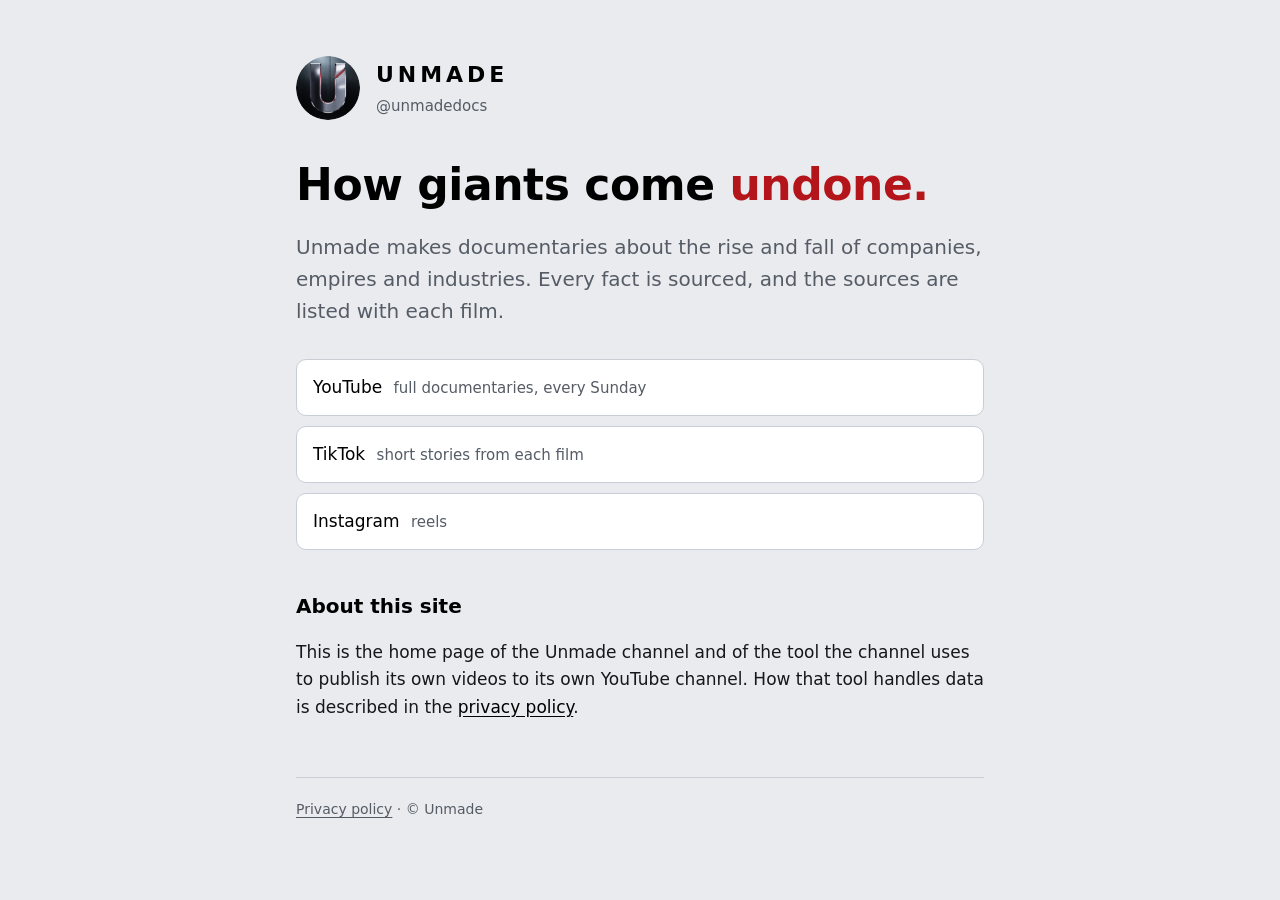
<file: index.html>
<!doctype html>
<html lang="en">
<head>
<meta charset="utf-8">
<meta name="viewport" content="width=device-width, initial-scale=1">
<meta name="robots" content="noindex, nofollow, noarchive">
<title>Unmade</title>
<meta name="description" content="Unmade: documentaries on the rise and fall of companies, empires and industries. How giants come undone.">
<link rel="icon" href="favicon.png">
<link rel="stylesheet" href="style.css">
</head>
<body>
<main>
  <header>
    <img src="logo.png" alt="Unmade logo">
    <div>
      <a class="wordmark" href="./">UNMADE</a><br>
      <span class="handle">@unmadedocs</span>
    </div>
  </header>

  <h1>How giants come <span class="accent">undone.</span></h1>
  <p class="lede">Unmade makes documentaries about the rise and fall of companies, empires and industries. Every fact is
  sourced, and the sources are listed with each film.</p>

  <ul class="links">
    <li><a href="https://www.youtube.com/@unmadedocs">YouTube <span>full documentaries, every Sunday</span></a></li>
    <li><a href="https://www.tiktok.com/@unmadedocs">TikTok <span>short stories from each film</span></a></li>
    <li><a href="https://www.instagram.com/unmadedocs/">Instagram <span>reels</span></a></li>
  </ul>

  <h2>About this site</h2>
  <p>This is the home page of the Unmade channel and of the tool the channel uses to publish its own videos to its own
  YouTube channel. How that tool handles data is described in the <a href="privacy.html">privacy policy</a>.</p>

  <footer>
    <a href="privacy.html">Privacy policy</a> · © Unmade
  </footer>
</main>
</body>
</html>
</file>
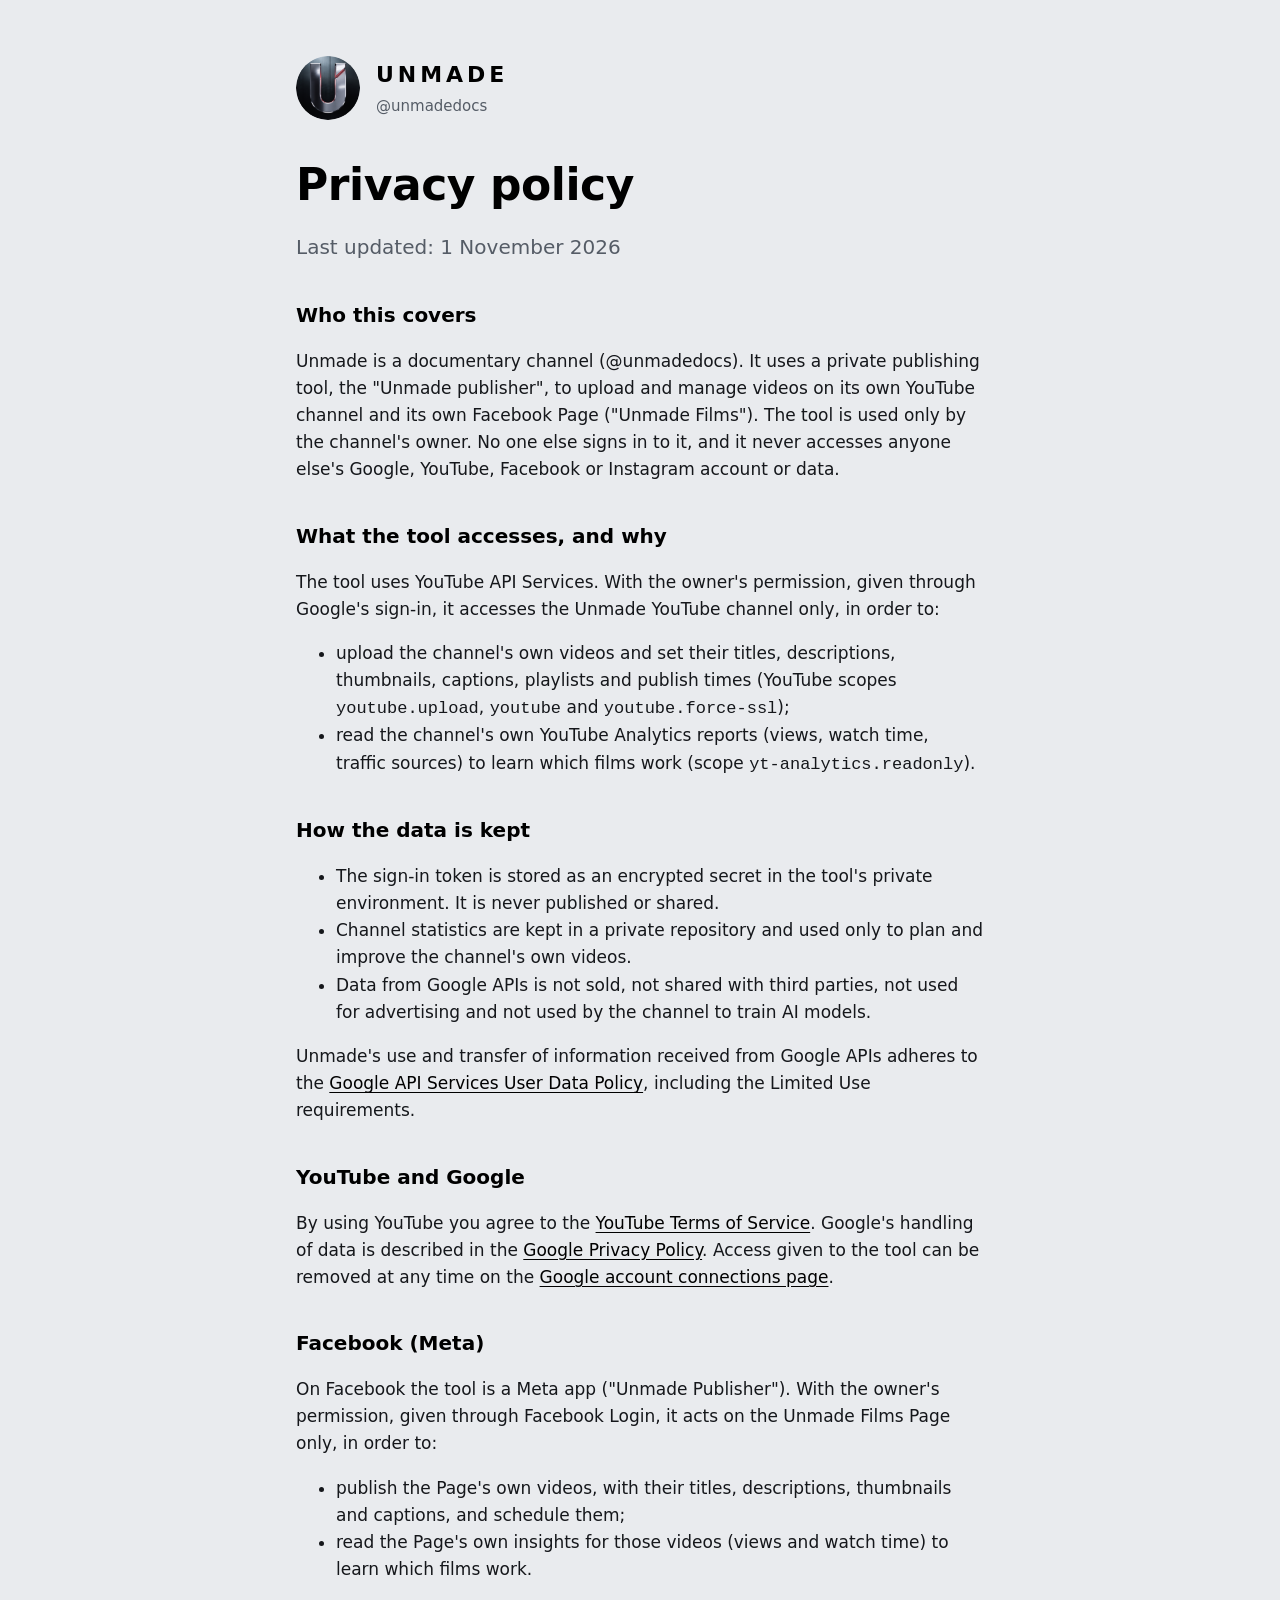
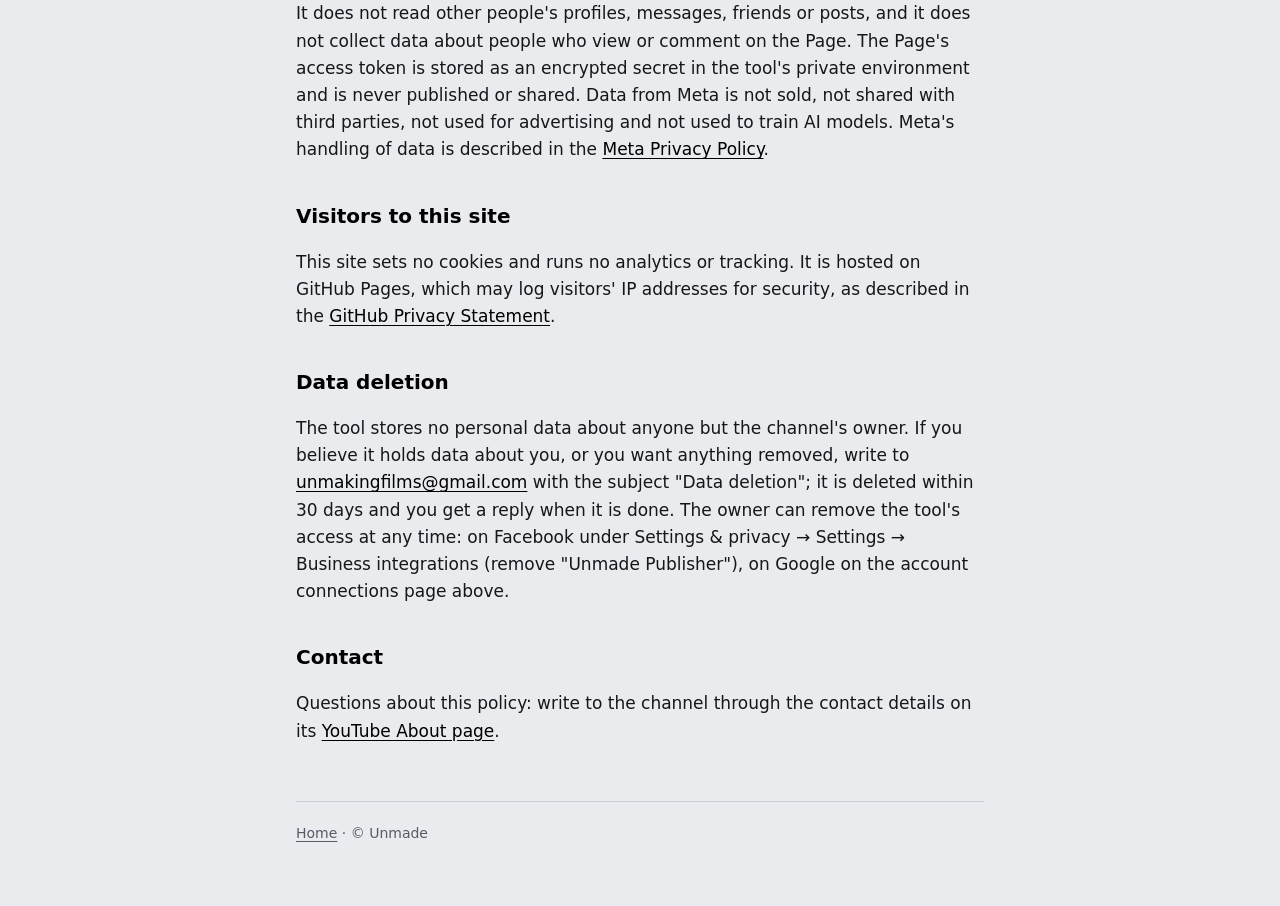
<file: privacy.html>
<!doctype html>
<html lang="en">
<head>
<meta charset="utf-8">
<meta name="viewport" content="width=device-width, initial-scale=1">
<meta name="robots" content="noindex, nofollow, noarchive">
<title>Unmade privacy policy</title>
<meta name="description" content="How the Unmade channel's publishing tool uses Google, YouTube and Meta data, and how to ask for data to be deleted.">
<link rel="icon" href="favicon.png">
<link rel="stylesheet" href="style.css">
</head>
<body>
<main>
  <header>
    <img src="logo.png" alt="Unmade logo">
    <div>
      <a class="wordmark" href="./">UNMADE</a><br>
      <span class="handle">@unmadedocs</span>
    </div>
  </header>

  <h1>Privacy policy</h1>
  <p class="lede">Last updated: 1 November 2026</p>

  <h2>Who this covers</h2>
  <p>Unmade is a documentary channel (@unmadedocs). It uses a private publishing tool, the "Unmade publisher", to
  upload and manage videos on its own YouTube channel and its own Facebook Page ("Unmade Films"). The tool is used only
  by the channel's owner. No one else signs in to it, and it never accesses anyone else's Google, YouTube, Facebook or
  Instagram account or data.</p>

  <h2>What the tool accesses, and why</h2>
  <p>The tool uses YouTube API Services. With the owner's permission, given through Google's sign-in, it accesses the
  Unmade YouTube channel only, in order to:</p>
  <ul>
    <li>upload the channel's own videos and set their titles, descriptions, thumbnails, captions, playlists and
      publish times (YouTube scopes <code>youtube.upload</code>, <code>youtube</code> and <code>youtube.force-ssl</code>);</li>
    <li>read the channel's own YouTube Analytics reports (views, watch time, traffic sources) to learn which films
      work (scope <code>yt-analytics.readonly</code>).</li>
  </ul>

  <h2>How the data is kept</h2>
  <ul>
    <li>The sign-in token is stored as an encrypted secret in the tool's private environment. It is never published
      or shared.</li>
    <li>Channel statistics are kept in a private repository and used only to plan and improve the channel's own
      videos.</li>
    <li>Data from Google APIs is not sold, not shared with third parties, not used for advertising and not used by the
      channel to train AI models.</li>
  </ul>
  <p>Unmade's use and transfer of information received from Google APIs adheres to the
  <a href="https://developers.google.com/terms/api-services-user-data-policy">Google API Services User Data Policy</a>,
  including the Limited Use requirements.</p>

  <h2>YouTube and Google</h2>
  <p>By using YouTube you agree to the <a href="https://www.youtube.com/t/terms">YouTube Terms of Service</a>. Google's
  handling of data is described in the <a href="https://policies.google.com/privacy">Google Privacy Policy</a>. Access
  given to the tool can be removed at any time on the
  <a href="https://myaccount.google.com/connections">Google account connections page</a>.</p>

  <h2>Facebook (Meta)</h2>
  <p>On Facebook the tool is a Meta app ("Unmade Publisher"). With the owner's permission, given through Facebook
  Login, it acts on the Unmade Films Page only, in order to:</p>
  <ul>
    <li>publish the Page's own videos, with their titles, descriptions, thumbnails and captions, and schedule them;</li>
    <li>read the Page's own insights for those videos (views and watch time) to learn which films work.</li>
  </ul>
  <p>It does not read other people's profiles, messages, friends or posts, and it does not collect data about
  people who view or comment on the Page. The Page's access token is stored as an encrypted secret in the tool's
  private environment and is never published or shared. Data from Meta is not sold, not shared with third parties,
  not used for advertising and not used to train AI models. Meta's handling of data is described in the
  <a href="https://www.facebook.com/privacy/policy/">Meta Privacy Policy</a>.</p>

  <h2>Visitors to this site</h2>
  <p>This site sets no cookies and runs no analytics or tracking. It is hosted on GitHub Pages, which may log visitors'
  IP addresses for security, as described in the
  <a href="https://docs.github.com/en/site-policy/privacy-policies/github-general-privacy-statement">GitHub Privacy Statement</a>.</p>

  <h2 id="data-deletion">Data deletion</h2>
  <p>The tool stores no personal data about anyone but the channel's owner. If you believe it holds data about you,
  or you want anything removed, write to <a href="mailto:unmakingfilms@gmail.com">unmakingfilms@gmail.com</a> with
  the subject "Data deletion"; it is deleted within 30 days and you get a reply when it is done. The owner can remove
  the tool's access at any time: on Facebook under Settings &amp; privacy &rarr; Settings &rarr; Business integrations
  (remove "Unmade Publisher"), on Google on the account connections page above.</p>

  <h2>Contact</h2>
  <p>Questions about this policy: write to the channel through the contact details on its
  <a href="https://www.youtube.com/@unmadedocs/about">YouTube About page</a>.</p>

  <footer>
    <a href="./">Home</a> · © Unmade
  </footer>
</main>
</body>
</html>
</file>
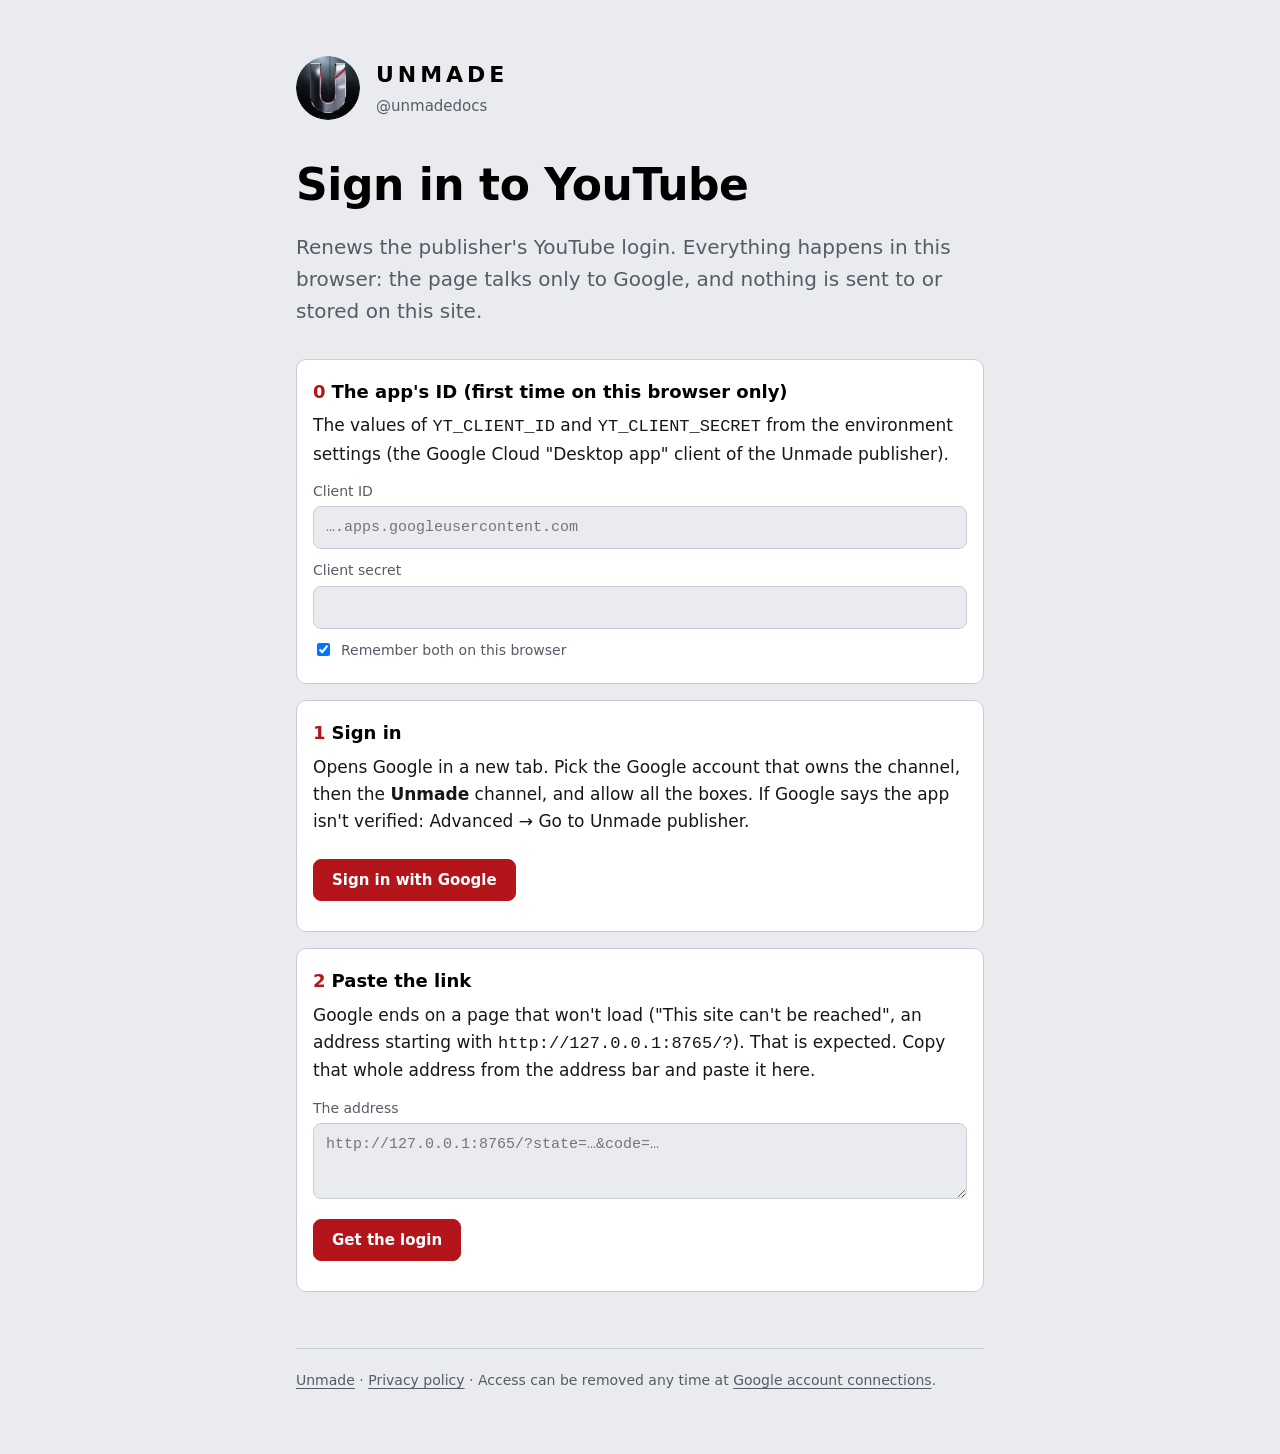
<file: signin.html>
<!doctype html>
<html lang="en">
<head>
<meta charset="utf-8">
<meta name="viewport" content="width=device-width, initial-scale=1">
<meta name="robots" content="noindex, nofollow, noarchive">
<meta name="referrer" content="no-referrer">
<meta http-equiv="Content-Security-Policy" content="default-src 'none'; style-src 'self' 'unsafe-inline'; img-src 'self'; script-src 'unsafe-inline'; connect-src https://oauth2.googleapis.com https://www.googleapis.com; form-action 'none'; base-uri 'none'">
<title>Unmade publisher sign-in</title>
<link rel="icon" href="favicon.png">
<link rel="stylesheet" href="style.css">
<style>
  .step { background: var(--surface); border: 1px solid var(--line); border-radius: 10px; padding: 18px 16px; margin: 16px 0; }
  .step h2 { margin: 0 0 6px; font-size: 18px; }
  .step p { margin: 6px 0 12px; }
  .num { color: var(--signal); font-weight: 800; margin-right: 6px; }
  label { display: block; font-size: 14px; color: var(--muted); margin: 10px 0 4px; }
  input[type=text], input[type=password], textarea {
    width: 100%; padding: 10px 12px; border-radius: 8px; border: 1px solid var(--line);
    background: var(--ground); color: var(--hi); font: 15px/1.4 ui-monospace, SFMono-Regular, Menlo, monospace;
  }
  textarea { min-height: 76px; resize: vertical; word-break: break-all; }
  button, .button {
    display: inline-block; margin-top: 12px; padding: 11px 18px; border-radius: 8px; border: 1px solid var(--signal);
    background: var(--signal); color: #fff; font: 600 15px/1.2 system-ui, sans-serif; cursor: pointer; text-decoration: none;
  }
  button.quiet { background: transparent; color: var(--muted); border-color: var(--line); }
  button:disabled { opacity: .45; cursor: default; }
  .check { display: flex; gap: 8px; align-items: center; color: var(--muted); font-size: 14px; margin-top: 10px; }
  .msg { margin-top: 12px; font-size: 15px; }
  .ok { color: #3FB27F; } .bad { color: var(--signal); }
  .hidden { display: none; }
  .small { font-size: 14px; color: var(--muted); }
</style>
</head>
<body>
<main>
  <header>
    <img src="logo.png" alt="Unmade logo">
    <div>
      <a class="wordmark" href="./">UNMADE</a><br>
      <span class="handle">@unmadedocs</span>
    </div>
  </header>

  <h1>Sign in to YouTube</h1>
  <p class="lede">Renews the publisher's YouTube login. Everything happens in this browser: the page talks only to
  Google, and nothing is sent to or stored on this site.</p>

  <section class="step" id="s-client">
    <h2><span class="num">0</span>The app's ID (first time on this browser only)</h2>
    <p>The values of <code>YT_CLIENT_ID</code> and <code>YT_CLIENT_SECRET</code> from the environment settings
    (the Google Cloud "Desktop app" client of the Unmade publisher).</p>
    <label for="cid">Client ID</label>
    <input id="cid" type="text" autocomplete="off" spellcheck="false" placeholder="….apps.googleusercontent.com">
    <label for="csec">Client secret</label>
    <input id="csec" type="password" autocomplete="off" spellcheck="false">
    <label class="check"><input id="remember" type="checkbox" checked> Remember both on this browser</label>
    <div id="saved" class="msg small hidden">Saved on this browser. <button class="quiet" id="forget" type="button">Forget them</button></div>
  </section>

  <section class="step">
    <h2><span class="num">1</span>Sign in</h2>
    <p>Opens Google in a new tab. Pick the Google account that owns the channel, then the <b>Unmade</b> channel, and
    allow all the boxes. If Google says the app isn't verified: Advanced → Go to Unmade publisher.</p>
    <button id="go" type="button">Sign in with Google</button>
    <div id="go-msg" class="msg"></div>
    <a id="go-link" class="hidden small" href="#" target="_blank" rel="noopener noreferrer">Open the Google sign-in</a>
  </section>

  <section class="step">
    <h2><span class="num">2</span>Paste the link</h2>
    <p>Google ends on a page that won't load ("This site can't be reached", an address starting with
    <code>http://127.0.0.1:8765/?</code>). That is expected. Copy that whole address from the address bar and paste it
    here.</p>
    <label for="back">The address</label>
    <textarea id="back" spellcheck="false" placeholder="http://127.0.0.1:8765/?state=…&amp;code=…"></textarea>
    <button id="swap" type="button">Get the login</button>
    <div id="swap-msg" class="msg"></div>
  </section>

  <section class="step hidden" id="s-done">
    <h2><span class="num">3</span>Save it</h2>
    <p id="who"></p>
    <label for="line">The line for the environment settings</label>
    <textarea id="line" readonly spellcheck="false"></textarea>
    <button id="copy" type="button">Copy</button>
    <p class="small">claude.ai/code → the environment <b>pe-production</b> → Environment variables → replace the
    <code>YT_REFRESH_TOKEN=…</code> line with this one and save. Do the same in any other environment that has the
    line. Don't paste it into a chat. Then close this tab: the page forgets the login when it closes.</p>
  </section>

  <footer>
    <a href="./">Unmade</a> · <a href="privacy.html">Privacy policy</a> ·
    Access can be removed any time at <a href="https://myaccount.google.com/connections">Google account connections</a>.
  </footer>
</main>

<script>
(() => {
  const SCOPES = [
    "https://www.googleapis.com/auth/youtube.upload",
    "https://www.googleapis.com/auth/youtube",
    "https://www.googleapis.com/auth/youtube.force-ssl",
    "https://www.googleapis.com/auth/yt-analytics.readonly",
  ];
  const REDIRECT = "http://127.0.0.1:8765/";        // the Desktop client's loopback address (as tools/yt_auth.py)
  const KEY = "unmade-yt-client", PENDING = "unmade-yt-pending";
  const $ = (id) => document.getElementById(id);
  const store = {
    get(k) { try { return JSON.parse(localStorage.getItem(k) || "null"); } catch (e) { return null; } },
    set(k, v) { try { localStorage.setItem(k, JSON.stringify(v)); return true; } catch (e) { return false; } },
    del(k) { try { localStorage.removeItem(k); } catch (e) {} },
  };
  let pendingMem = null;                              // fallback when the browser blocks storage

  const saved = store.get(KEY);
  if (saved && saved.id) { $("cid").value = saved.id; $("csec").value = saved.secret || ""; $("saved").classList.remove("hidden"); }
  $("forget").onclick = () => { store.del(KEY); $("cid").value = ""; $("csec").value = ""; $("saved").classList.add("hidden"); };

  const b64url = (bytes) => btoa(String.fromCharCode(...new Uint8Array(bytes))).replace(/\+/g, "-").replace(/\//g, "_").replace(/=+$/, "");
  const random = (n) => b64url(crypto.getRandomValues(new Uint8Array(n)));
  const say = (el, text, ok) => { el.textContent = text; el.className = "msg " + (ok ? "ok" : "bad"); };

  function client() {
    const id = $("cid").value.trim(), secret = $("csec").value.trim();
    if (!/\.apps\.googleusercontent\.com$/.test(id) || !secret) return null;
    if ($("remember").checked && store.set(KEY, { id, secret })) $("saved").classList.remove("hidden");
    return { id, secret };
  }

  $("go").onclick = async () => {
    const c = client();
    if (!c) return say($("go-msg"), "Fill in the client ID (ending .apps.googleusercontent.com) and the secret first.", false);
    const verifier = random(48), state = random(16);
    const challenge = b64url(await crypto.subtle.digest("SHA-256", new TextEncoder().encode(verifier)));
    pendingMem = { verifier, state, t: Date.now() };
    store.set(PENDING, pendingMem);
    const url = "https://accounts.google.com/o/oauth2/v2/auth?" + new URLSearchParams({
      client_id: c.id, redirect_uri: REDIRECT, response_type: "code", scope: SCOPES.join(" "),
      access_type: "offline", prompt: "consent", include_granted_scopes: "true", state,
      code_challenge: challenge, code_challenge_method: "S256",
    });
    $("go-link").href = url;
    window.open(url, "_blank", "noopener");
    say($("go-msg"), "Google opened in a new tab (if it didn't, use the link below). Come back here when it ends on the page that won't load.", true);
    $("go-link").classList.remove("hidden");
  };

  $("swap").onclick = async () => {
    const msg = $("swap-msg");
    const c = client();
    if (!c) return say(msg, "Fill in the client ID and secret in step 0 first.", false);
    const pending = store.get(PENDING) || pendingMem;
    if (!pending) return say(msg, "Start with step 1 on this page (Sign in with Google), then paste the new address.", false);
    let q;
    try { q = new URL($("back").value.trim()).searchParams; } catch (e) { return say(msg, "That isn't a web address. Copy the whole address bar.", false); }
    if (q.get("error")) return say(msg, "Google said: " + q.get("error") + ". Try step 1 again.", false);
    if (!q.get("code")) return say(msg, "The address has no code in it. Copy the address of the page Google ended on.", false);
    if (q.get("state") !== pending.state) return say(msg, "This address belongs to an older sign-in. Do step 1 again and paste the newest address.", false);
    $("swap").disabled = true; say(msg, "Asking Google…", true);
    try {
      const r = await fetch("https://oauth2.googleapis.com/token", {
        method: "POST", headers: { "Content-Type": "application/x-www-form-urlencoded" },
        body: new URLSearchParams({ grant_type: "authorization_code", code: q.get("code"), client_id: c.id,
          client_secret: c.secret, redirect_uri: REDIRECT, code_verifier: pending.verifier }),
      });
      const tok = await r.json();
      if (!r.ok) throw new Error((tok.error_description || tok.error || r.status) + (tok.error === "invalid_grant" ? " (the link is used up or older than 10 minutes: do step 1 again)" : ""));
      if (!tok.refresh_token) throw new Error("Google gave no lasting login. Remove the app at Google account connections, then do step 1 again.");
      const granted = (tok.scope || "").split(" ");
      const missing = SCOPES.filter((s) => !granted.includes(s)).map((s) => s.split("/").pop());
      store.del(PENDING); pendingMem = null;
      $("back").value = "";
      let who = "";
      try {
        const ch = await fetch("https://www.googleapis.com/youtube/v3/channels?part=snippet&mine=true",
          { headers: { Authorization: "Bearer " + tok.access_token } }).then((x) => x.json());
        const s = ch.items && ch.items[0] && ch.items[0].snippet;
        if (s) who = s.title + (s.customUrl ? " (" + s.customUrl + ")" : "");
      } catch (e) {}
      $("line").value = "YT_REFRESH_TOKEN=" + tok.refresh_token;
      $("who").textContent = (who ? "Signed in as " + who + ". " : "") +
        (missing.length ? "Missing permission: " + missing.join(", ") + ". Do step 1 again and tick every box." : "All four permissions are in.");
      const wrong = who && !/unmade/i.test(who);
      $("who").className = missing.length || wrong ? "bad" : "ok";
      if (wrong) $("who").textContent += " That is not the Unmade channel: do step 1 again and pick Unmade.";
      $("s-done").classList.remove("hidden");
      say(msg, "Done.", true);
      $("s-done").scrollIntoView({ behavior: "smooth" });
    } catch (e) {
      say(msg, "It didn't work: " + e.message, false);
    } finally {
      $("swap").disabled = false;
    }
  };

  $("copy").onclick = async () => {
    try { await navigator.clipboard.writeText($("line").value); $("copy").textContent = "Copied"; }
    catch (e) { $("line").select(); document.execCommand("copy"); $("copy").textContent = "Copied"; }
    setTimeout(() => ($("copy").textContent = "Copy"), 2000);
  };
})();
</script>
</body>
</html>
</file>
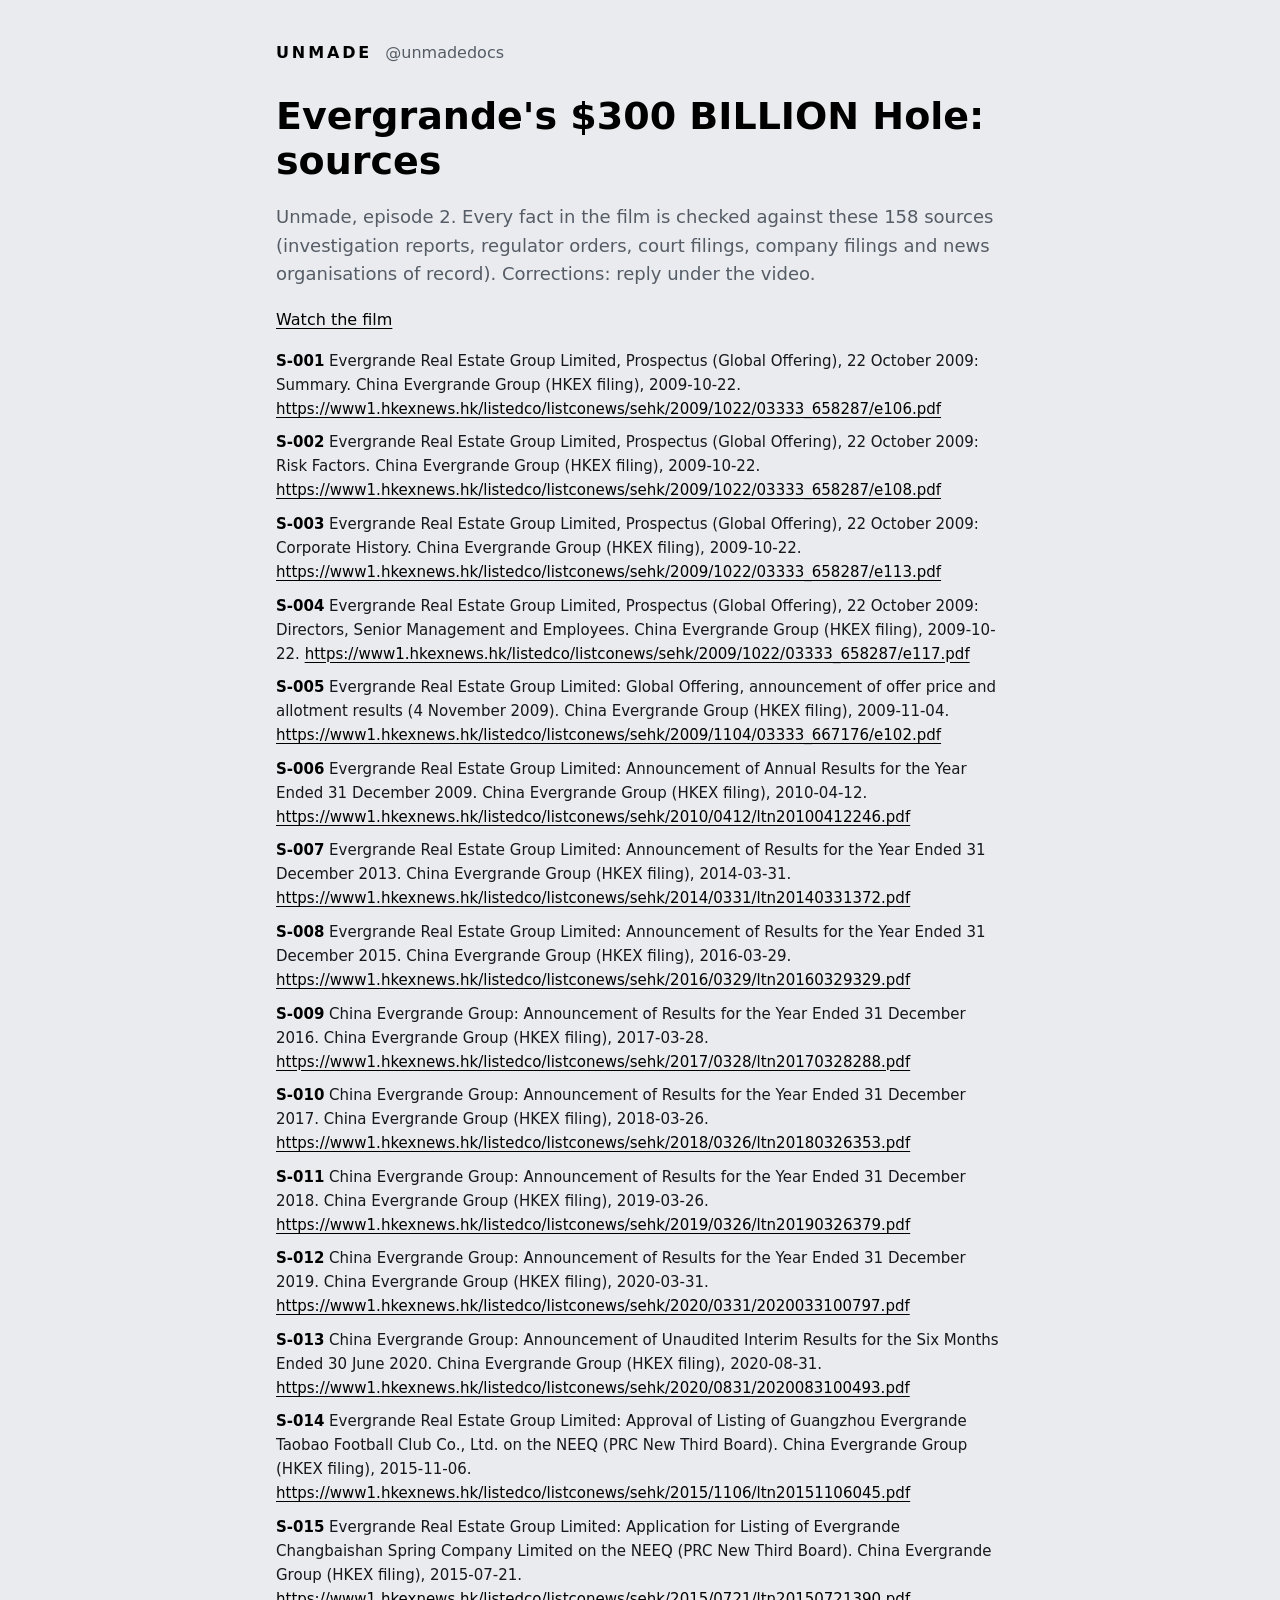
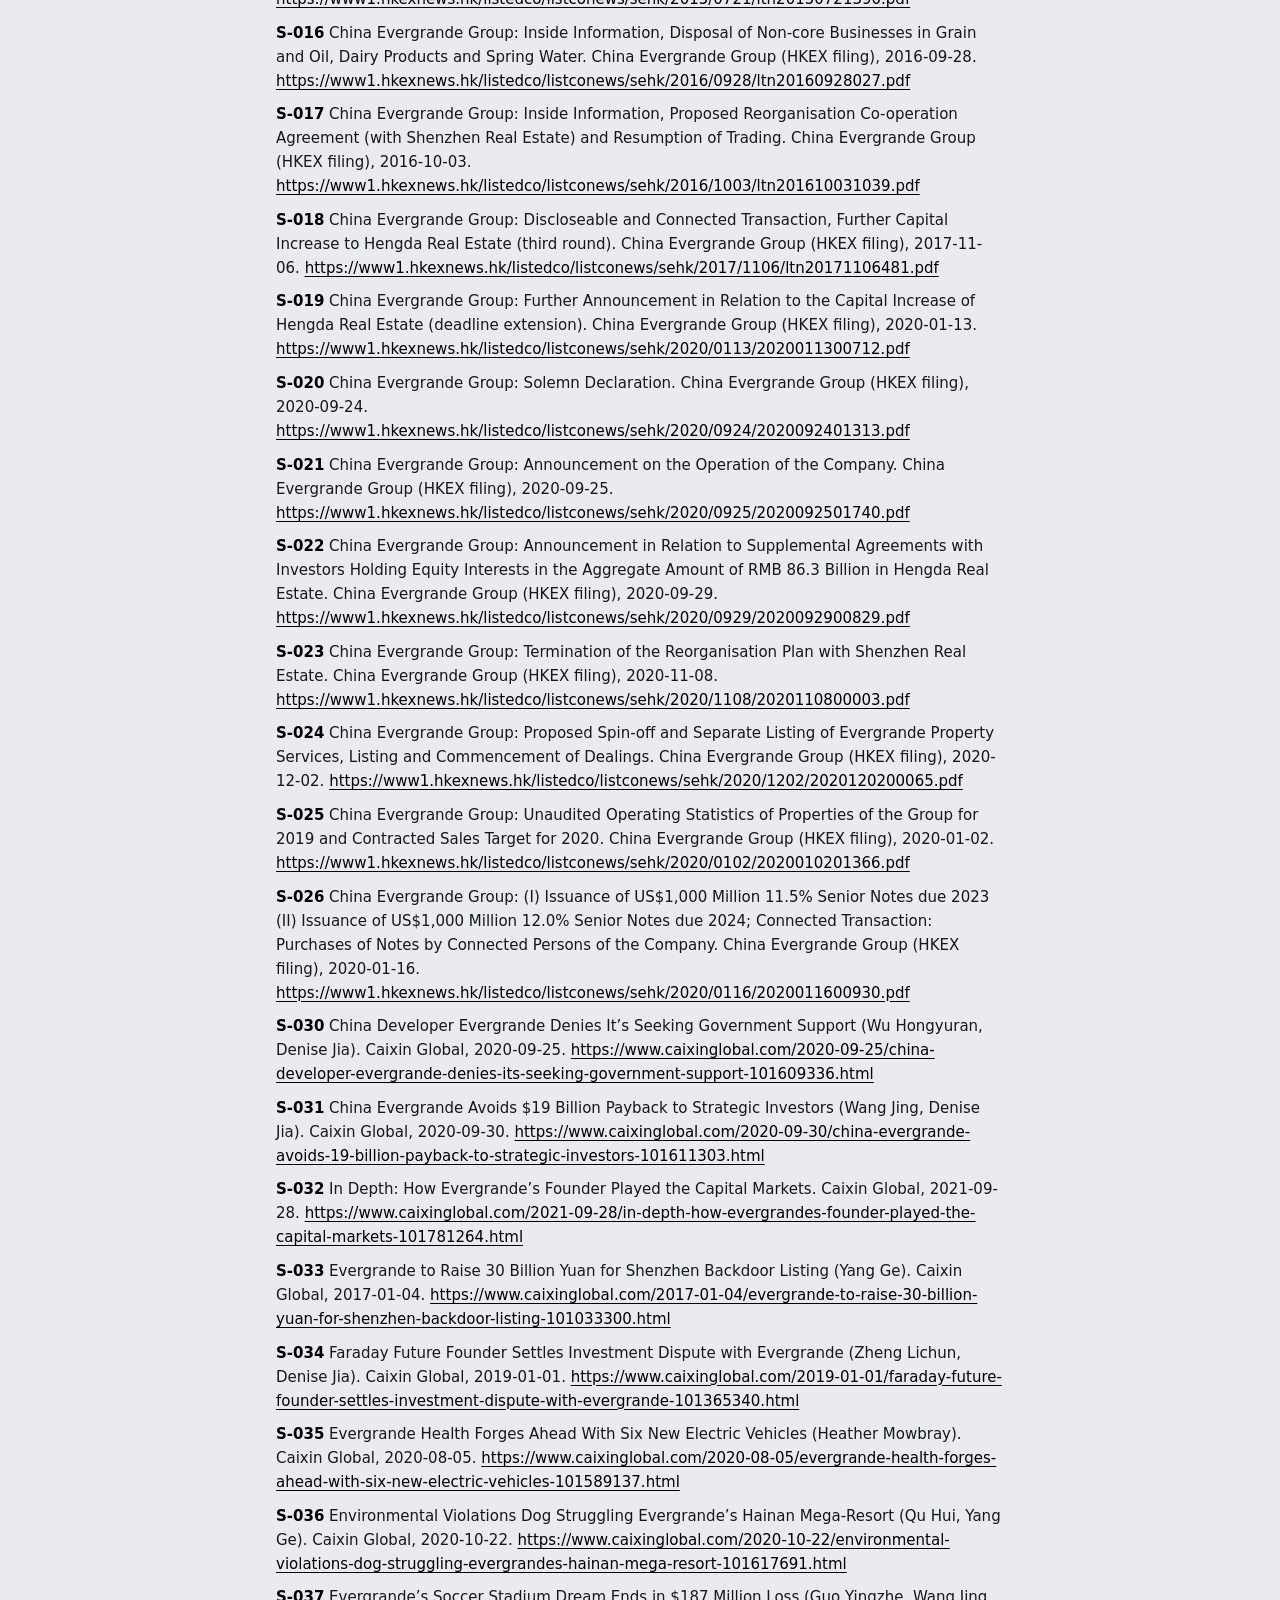
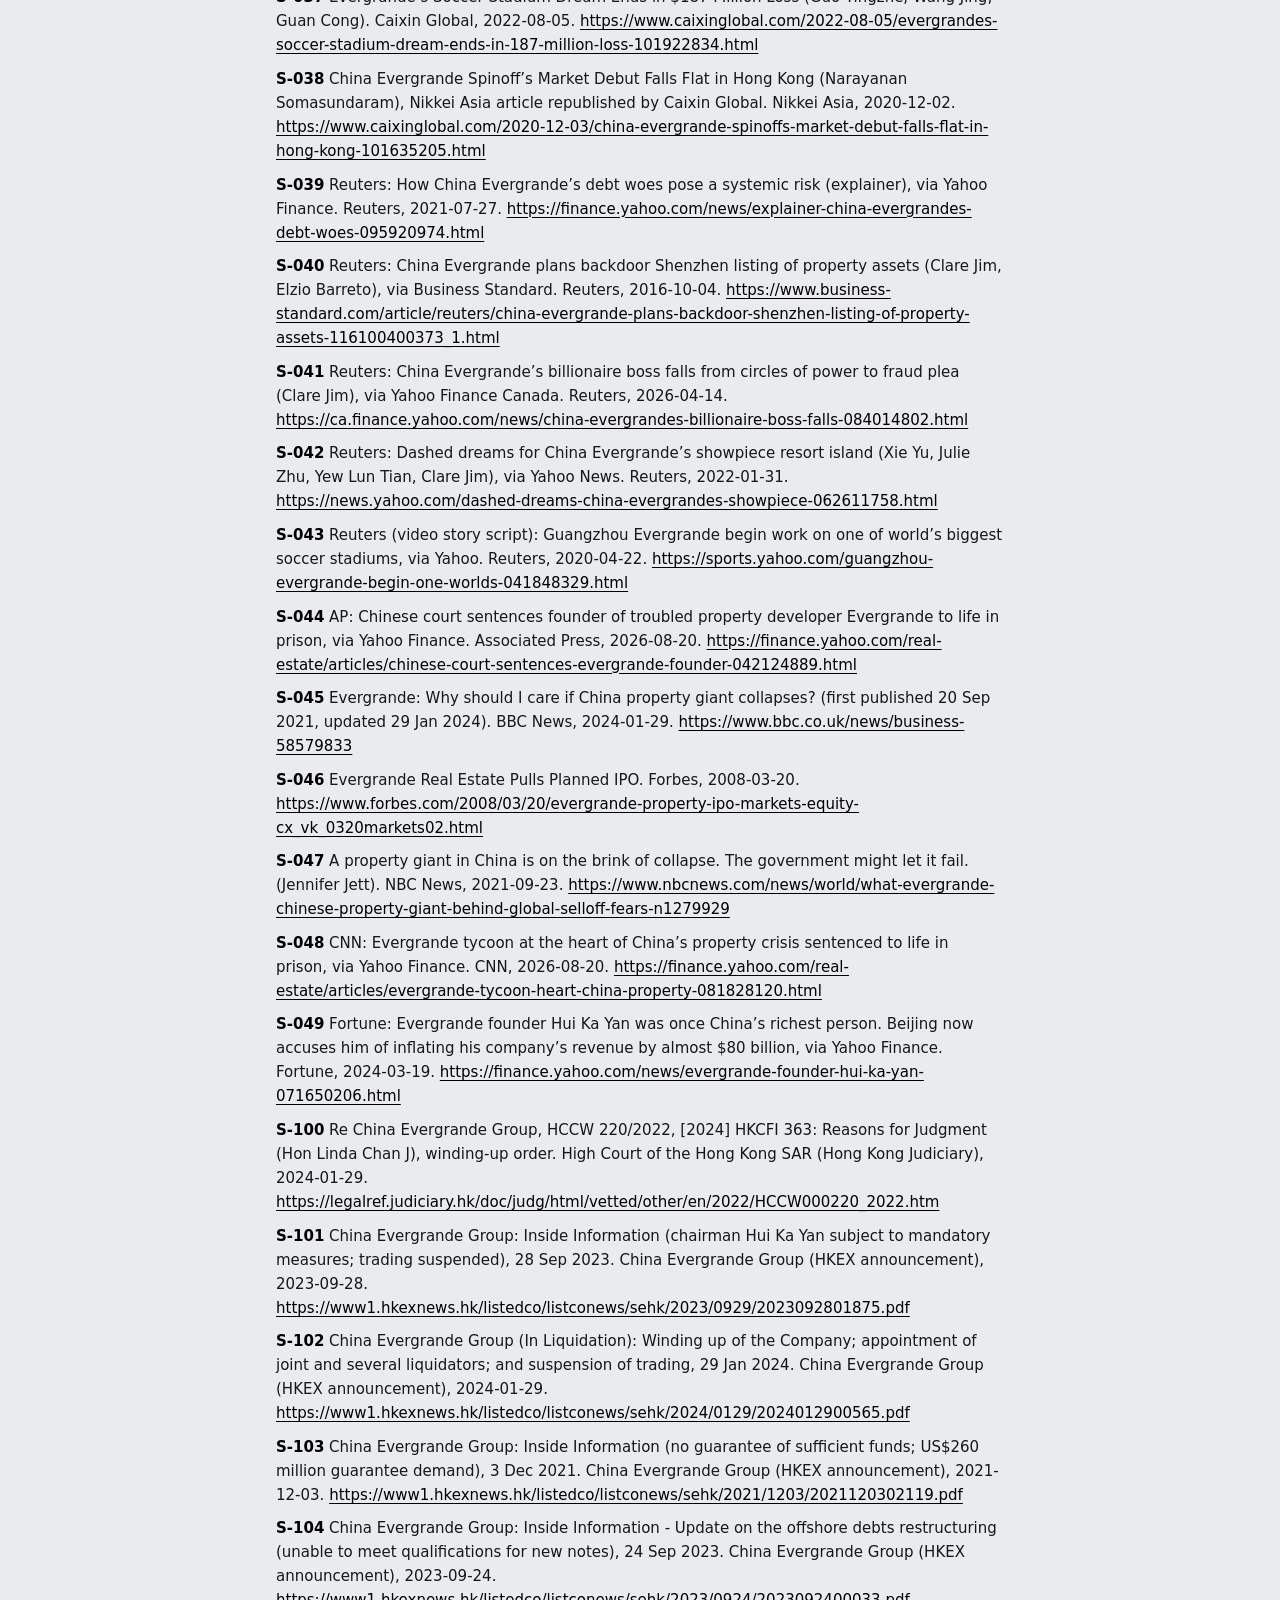
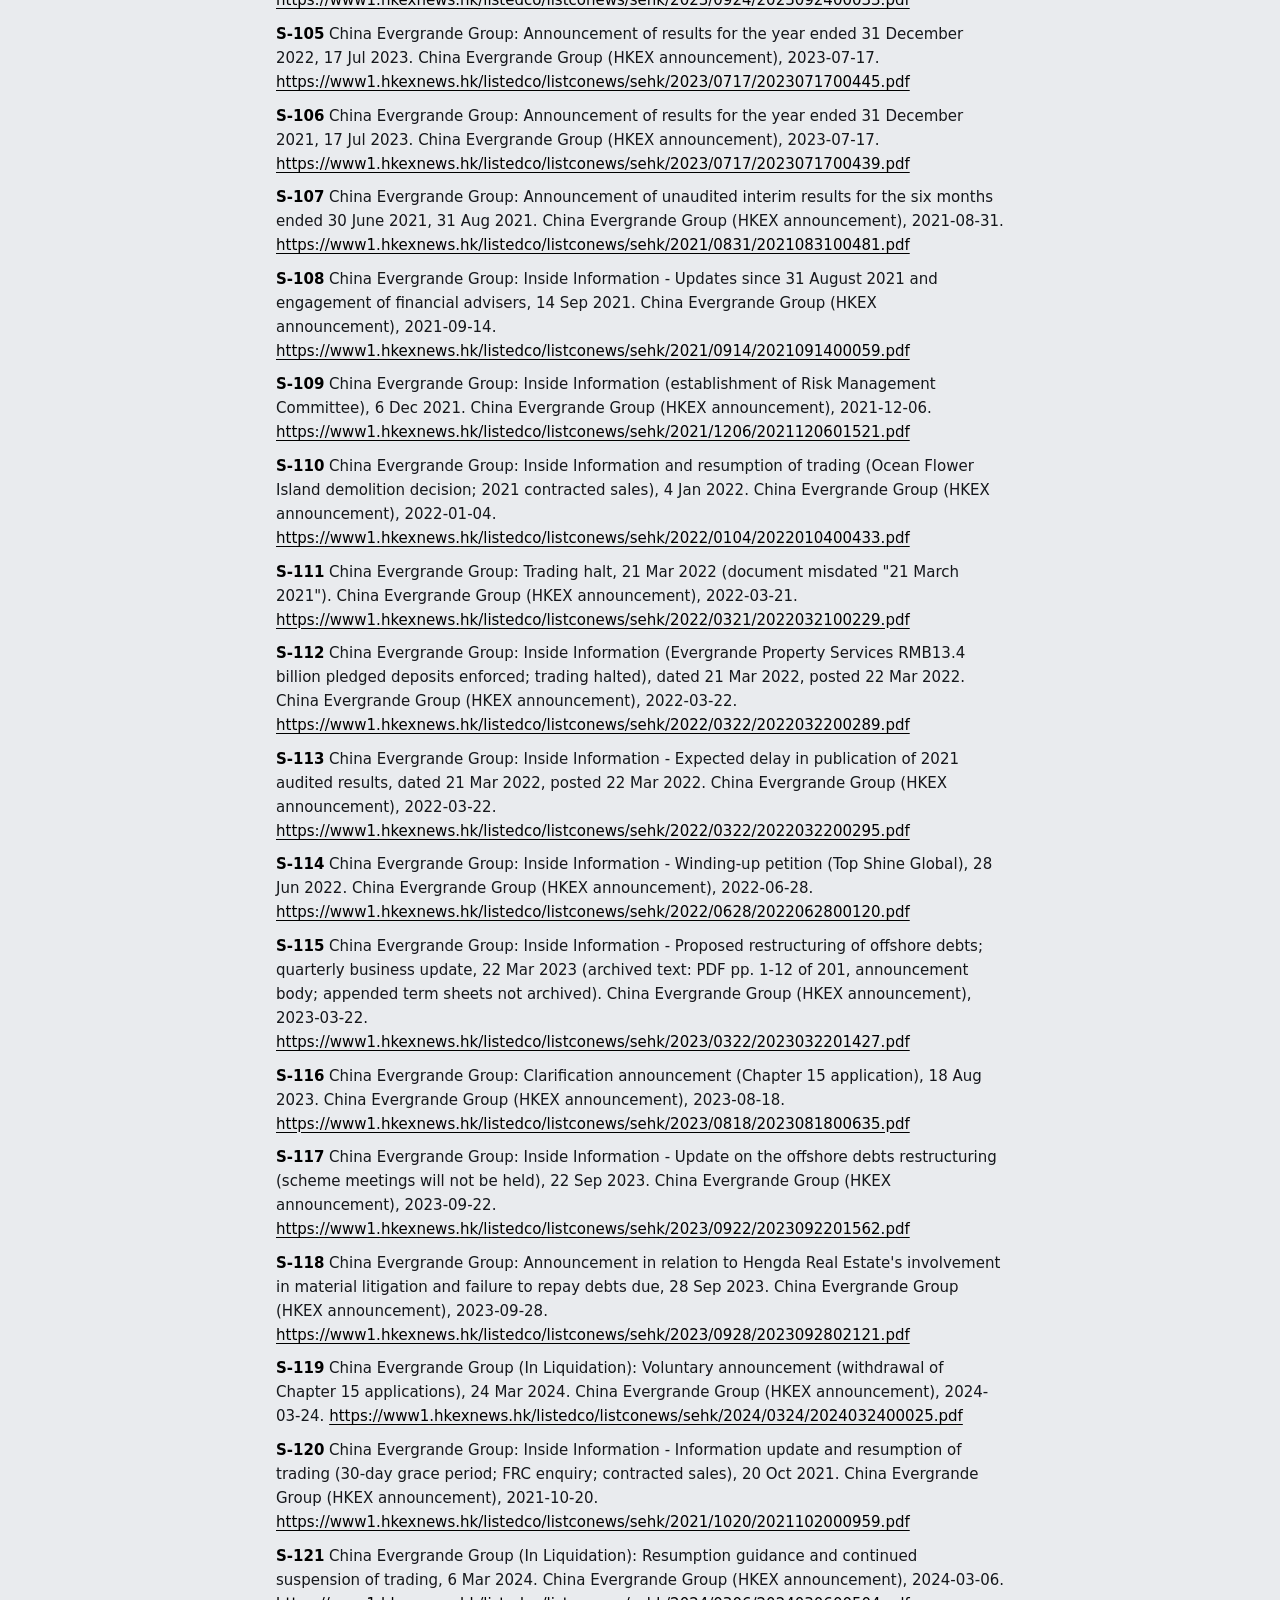
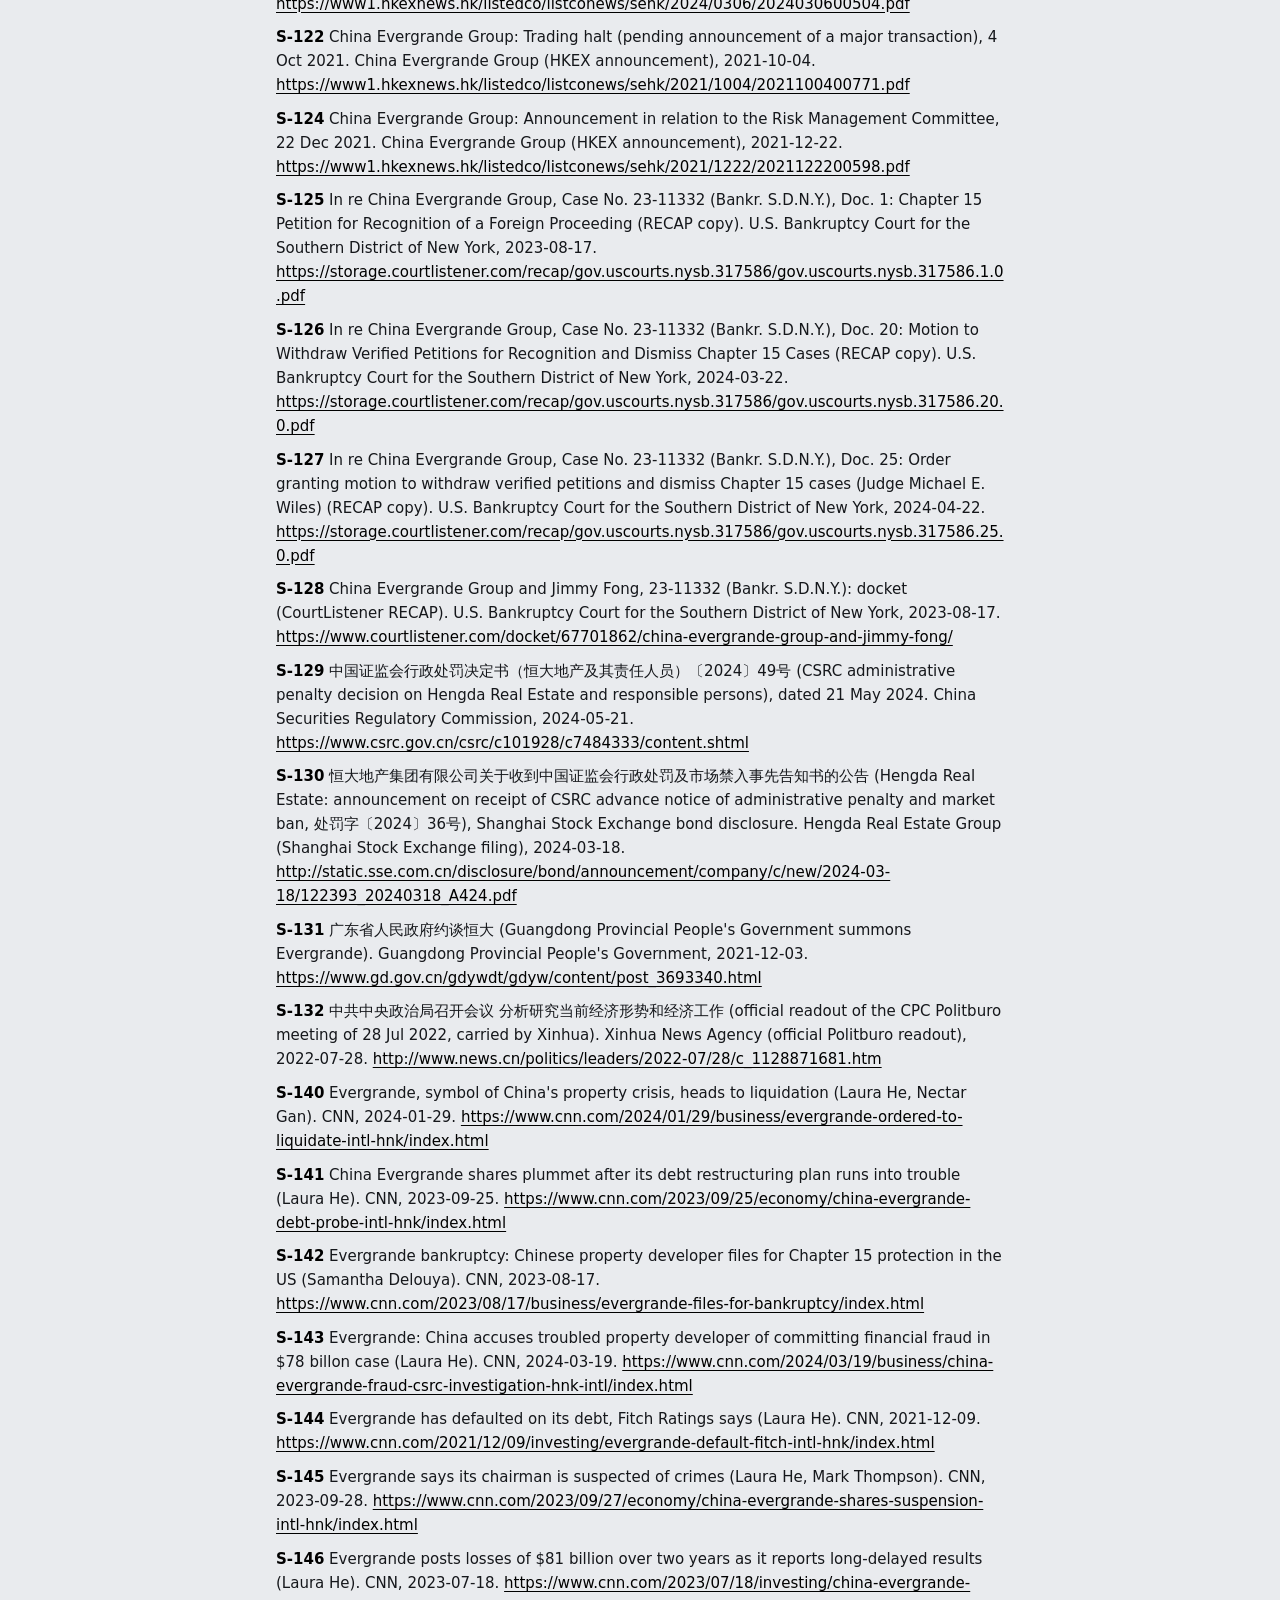
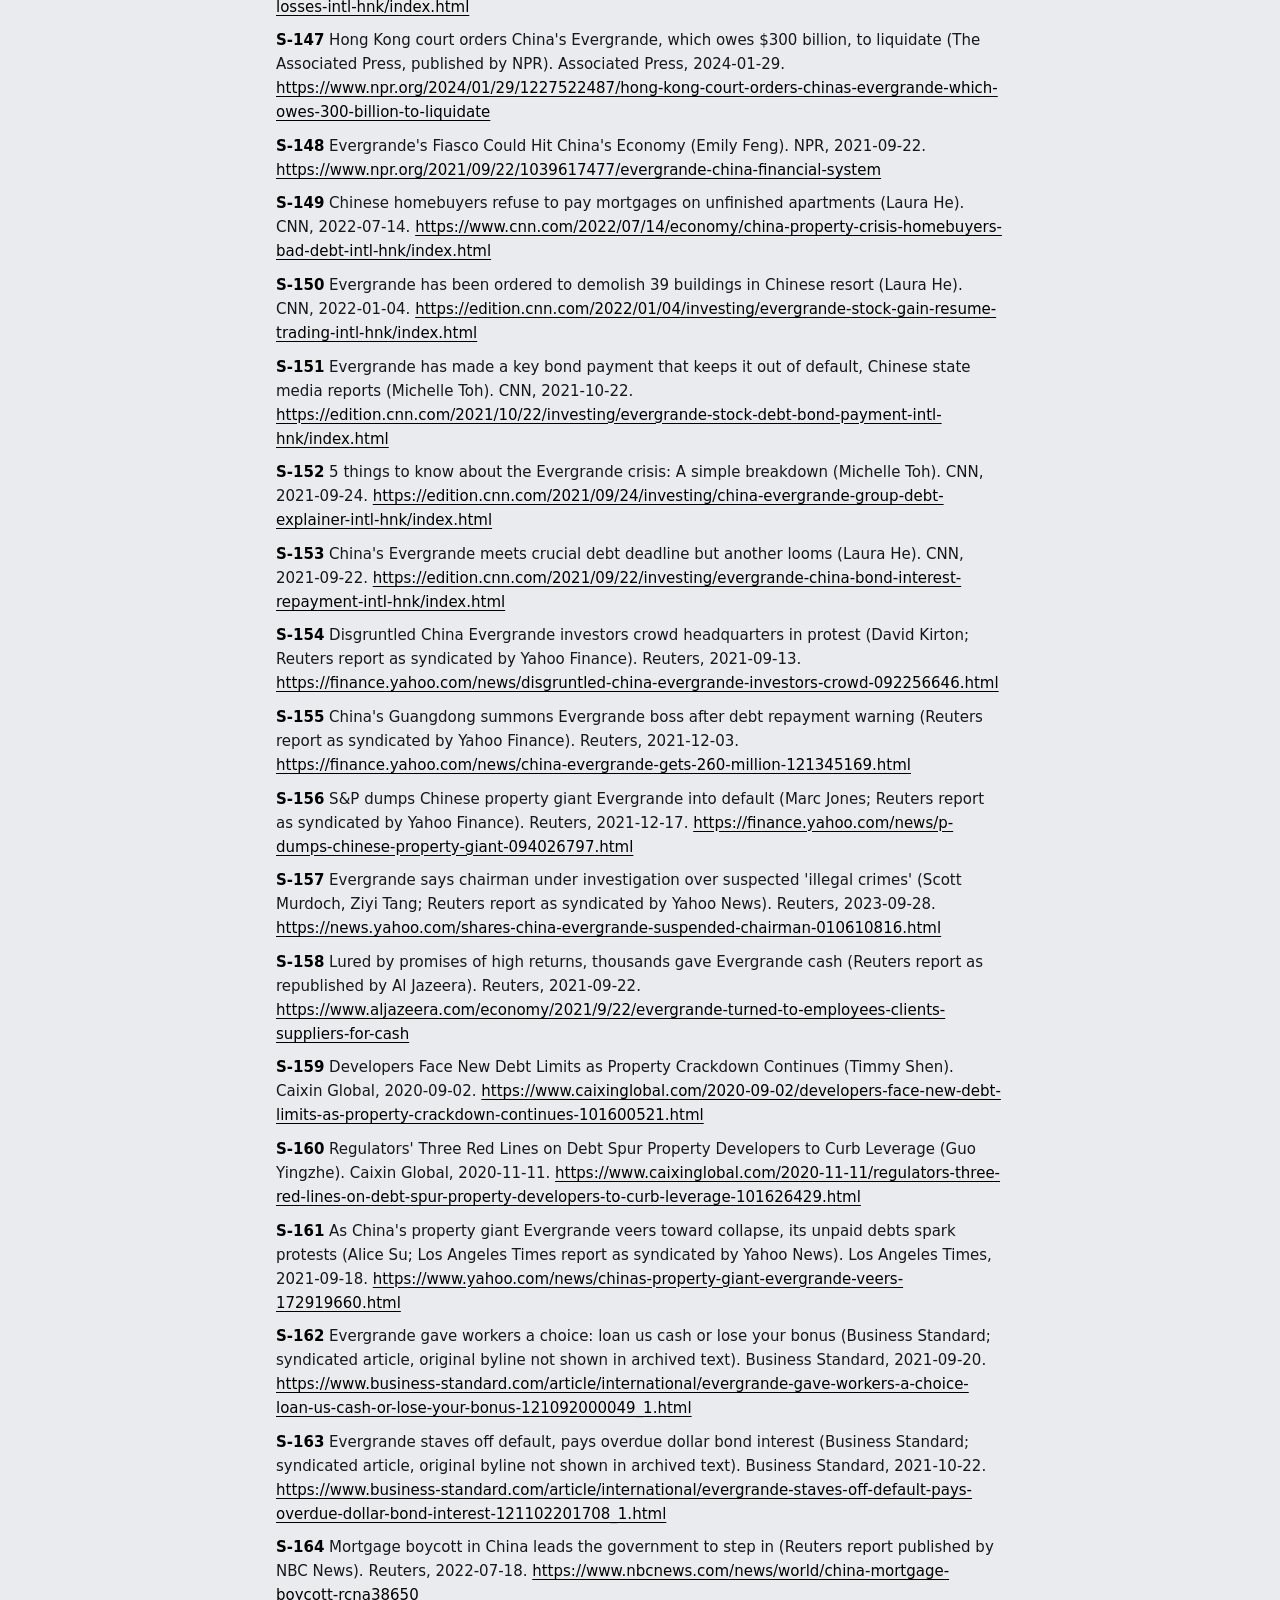
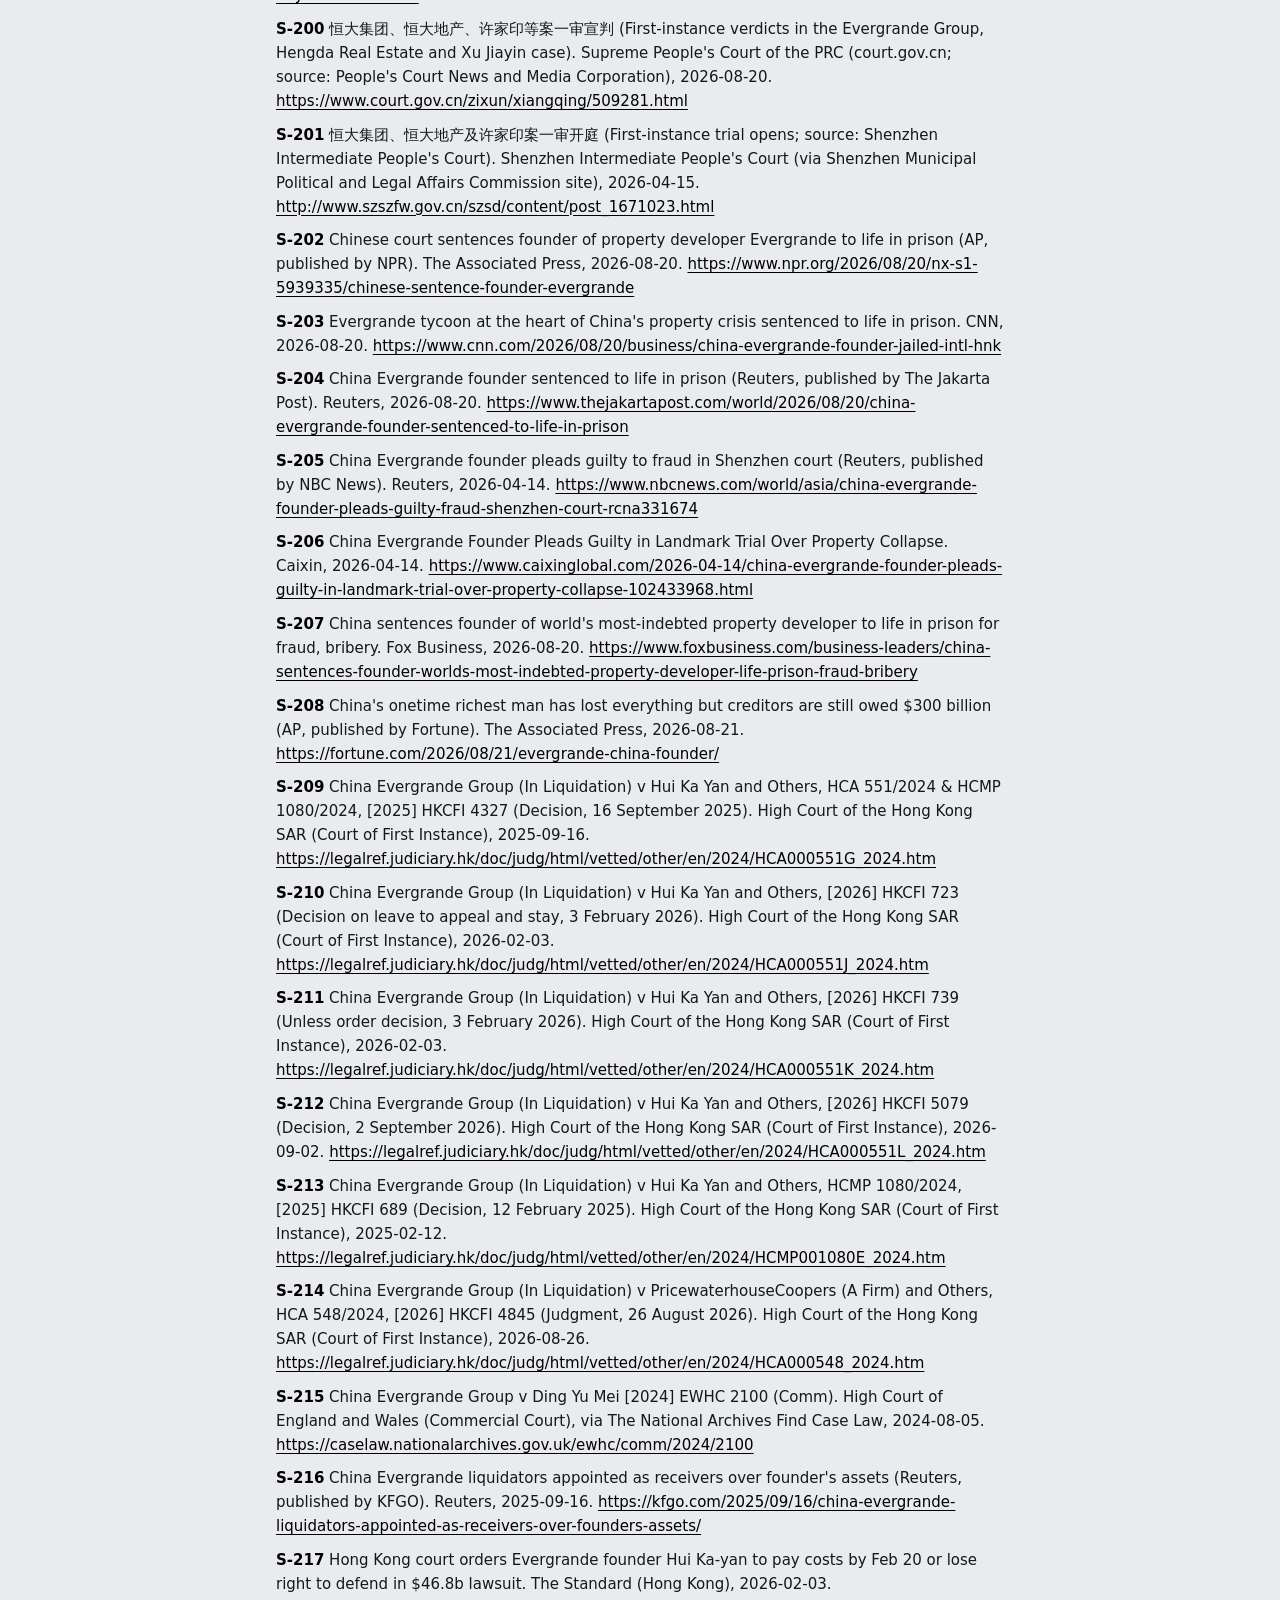
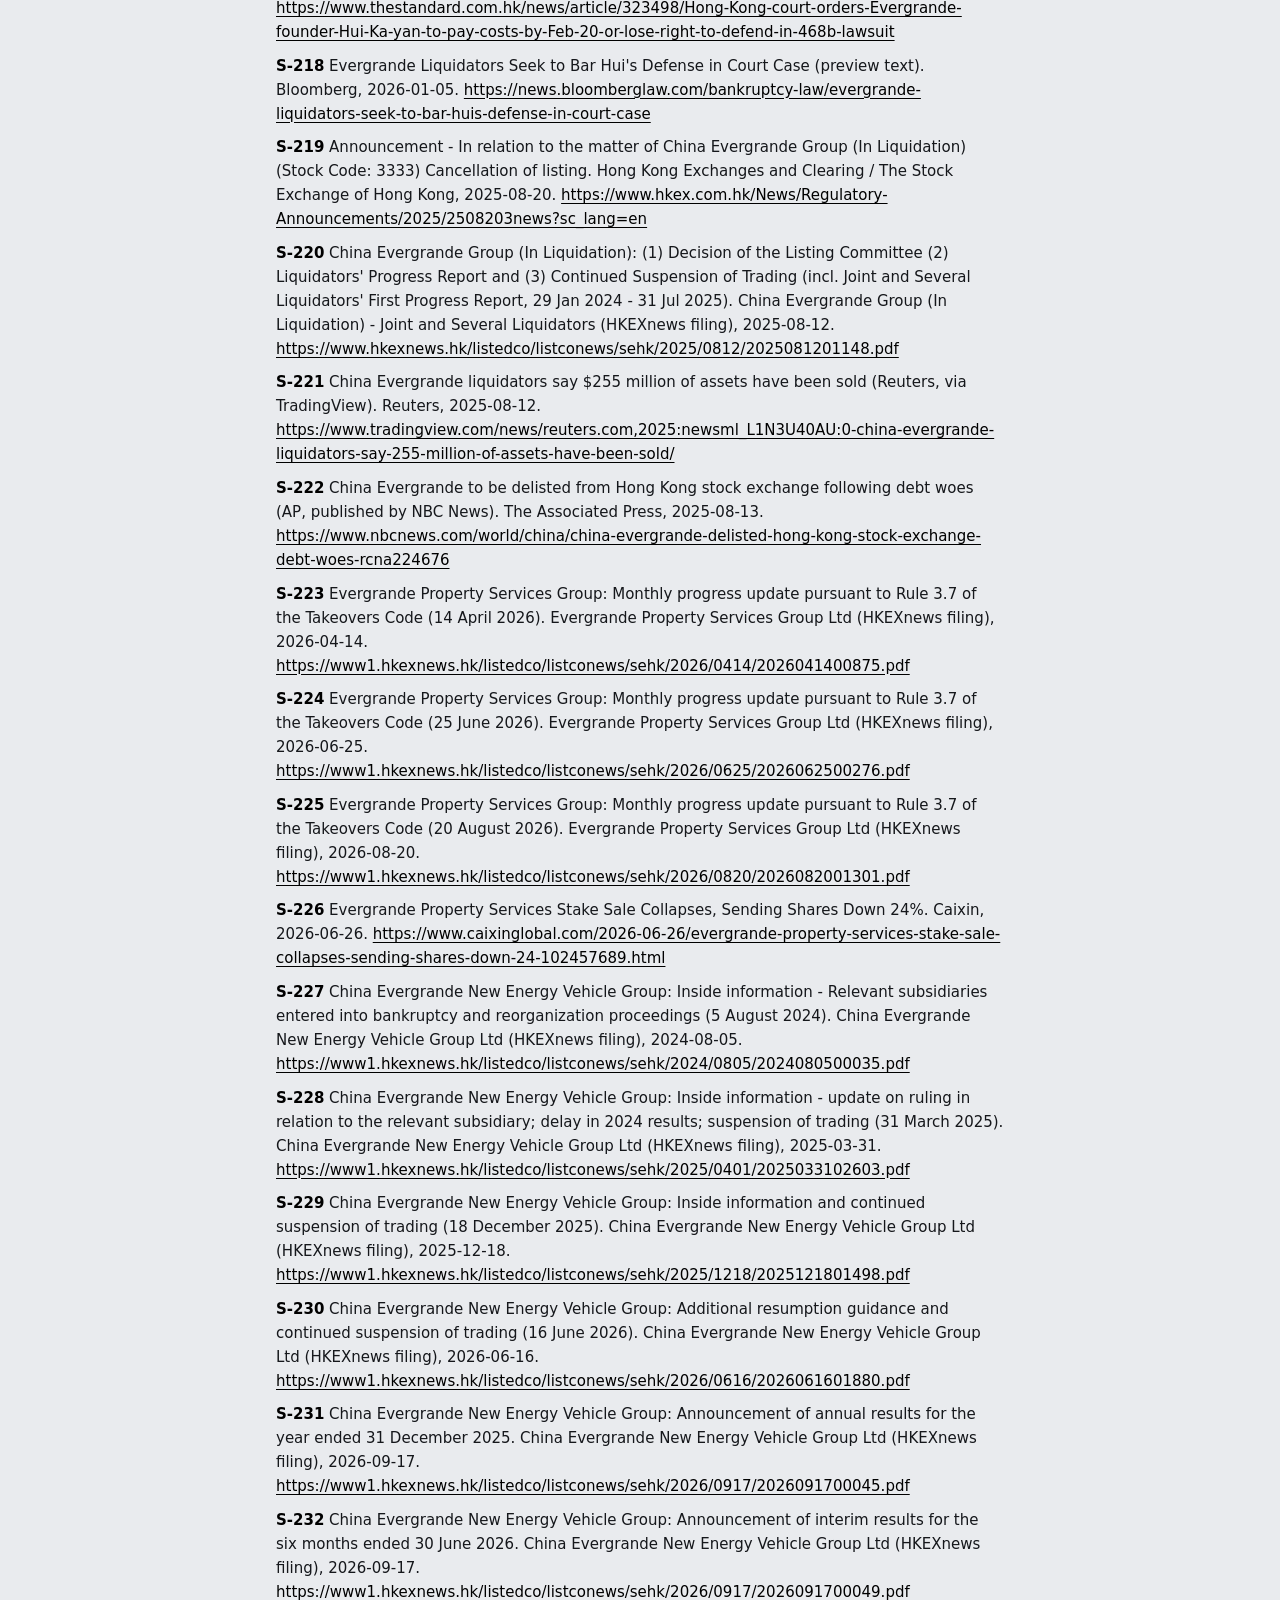
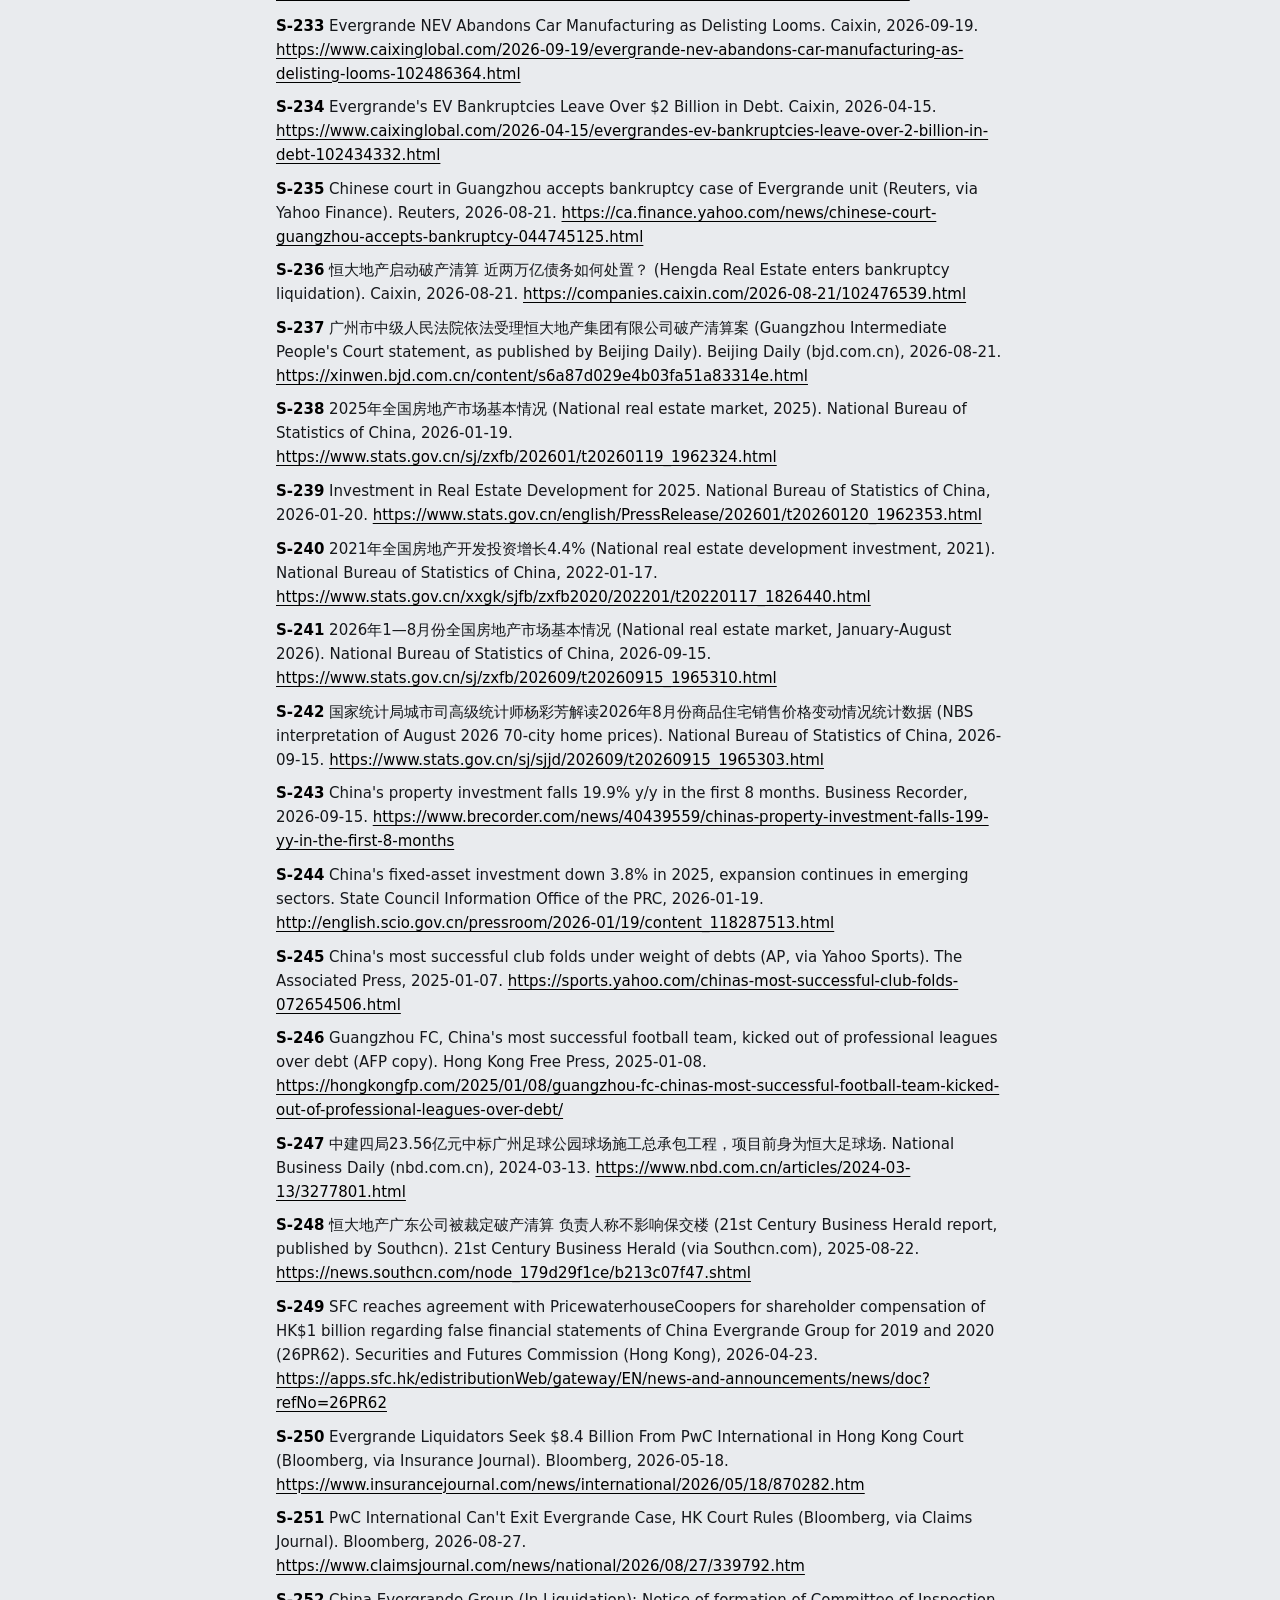
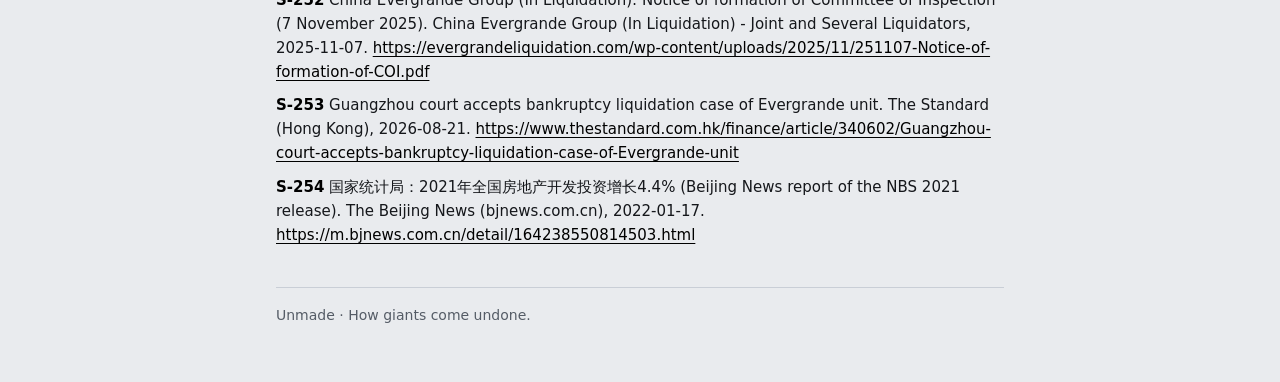
<file: sources/002-evergrande.html>
<!doctype html>
<html lang="en">
<head>
<meta charset="utf-8">
<meta name="viewport" content="width=device-width, initial-scale=1">
<meta name="robots" content="noindex, nofollow, noarchive">
<title>Sources: Evergrande&#x27;s $300 BILLION Hole (Unmade)</title>
<style>:root{--ground:#07080A;--surface:#111317;--line:#2A2E36;--text:#D9DEE4;--muted:#9AA3AD;--hi:#FFFFFF;--signal:#F03A3F}@media (prefers-color-scheme:light){:root{--ground:#E9EBEE;--surface:#FFFFFF;--line:#C9CED6;--text:#15171B;--muted:#555C66;--hi:#000000;--signal:#B3151A}}*{box-sizing:border-box}body{margin:0;background:var(--ground);color:var(--text);font:16px/1.6 system-ui,-apple-system,'Segoe UI',Roboto,sans-serif}main{max-width:760px;margin:0 auto;padding:40px 16px 56px}header{margin-bottom:28px}.wordmark{font-weight:800;letter-spacing:.18em;color:var(--hi)}.handle{color:var(--muted);margin-left:8px}h1{color:var(--hi);font-size:clamp(26px,5vw,38px);line-height:1.2;margin:0 0 12px}.lede{color:var(--muted);font-size:18px}a{color:var(--hi);text-underline-offset:3px}ol.sources{list-style:none;padding:0}ol.sources li{margin:.6rem 0;word-break:break-word;font-size:15px}ol.sources b{color:var(--hi)}footer{margin-top:40px;padding-top:16px;border-top:1px solid var(--line);color:var(--muted);font-size:14px}</style>
</head>
<body>
<main>
<header><span class="wordmark">UNMADE</span> <span class="handle">@unmadedocs</span></header>
<h1>Evergrande&#x27;s $300 BILLION Hole: sources</h1>
<p class="lede">Unmade, episode 2. Every fact in the film is checked against these 158 sources (investigation reports, regulator orders, court filings, company filings and news organisations of record). Corrections: reply under the video.</p>
<p><a href="https://youtu.be/YWI7mdV8pd8">Watch the film</a></p>
<ol class="sources">
<li><b>S-001</b> Evergrande Real Estate Group Limited, Prospectus (Global Offering), 22 October 2009: Summary. China Evergrande Group (HKEX filing), 2009-10-22. <a href="https://www1.hkexnews.hk/listedco/listconews/sehk/2009/1022/03333_658287/e106.pdf">https://www1.hkexnews.hk/listedco/listconews/sehk/2009/1022/03333_658287/e106.pdf</a></li>
<li><b>S-002</b> Evergrande Real Estate Group Limited, Prospectus (Global Offering), 22 October 2009: Risk Factors. China Evergrande Group (HKEX filing), 2009-10-22. <a href="https://www1.hkexnews.hk/listedco/listconews/sehk/2009/1022/03333_658287/e108.pdf">https://www1.hkexnews.hk/listedco/listconews/sehk/2009/1022/03333_658287/e108.pdf</a></li>
<li><b>S-003</b> Evergrande Real Estate Group Limited, Prospectus (Global Offering), 22 October 2009: Corporate History. China Evergrande Group (HKEX filing), 2009-10-22. <a href="https://www1.hkexnews.hk/listedco/listconews/sehk/2009/1022/03333_658287/e113.pdf">https://www1.hkexnews.hk/listedco/listconews/sehk/2009/1022/03333_658287/e113.pdf</a></li>
<li><b>S-004</b> Evergrande Real Estate Group Limited, Prospectus (Global Offering), 22 October 2009: Directors, Senior Management and Employees. China Evergrande Group (HKEX filing), 2009-10-22. <a href="https://www1.hkexnews.hk/listedco/listconews/sehk/2009/1022/03333_658287/e117.pdf">https://www1.hkexnews.hk/listedco/listconews/sehk/2009/1022/03333_658287/e117.pdf</a></li>
<li><b>S-005</b> Evergrande Real Estate Group Limited: Global Offering, announcement of offer price and allotment results (4 November 2009). China Evergrande Group (HKEX filing), 2009-11-04. <a href="https://www1.hkexnews.hk/listedco/listconews/sehk/2009/1104/03333_667176/e102.pdf">https://www1.hkexnews.hk/listedco/listconews/sehk/2009/1104/03333_667176/e102.pdf</a></li>
<li><b>S-006</b> Evergrande Real Estate Group Limited: Announcement of Annual Results for the Year Ended 31 December 2009. China Evergrande Group (HKEX filing), 2010-04-12. <a href="https://www1.hkexnews.hk/listedco/listconews/sehk/2010/0412/ltn20100412246.pdf">https://www1.hkexnews.hk/listedco/listconews/sehk/2010/0412/ltn20100412246.pdf</a></li>
<li><b>S-007</b> Evergrande Real Estate Group Limited: Announcement of Results for the Year Ended 31 December 2013. China Evergrande Group (HKEX filing), 2014-03-31. <a href="https://www1.hkexnews.hk/listedco/listconews/sehk/2014/0331/ltn20140331372.pdf">https://www1.hkexnews.hk/listedco/listconews/sehk/2014/0331/ltn20140331372.pdf</a></li>
<li><b>S-008</b> Evergrande Real Estate Group Limited: Announcement of Results for the Year Ended 31 December 2015. China Evergrande Group (HKEX filing), 2016-03-29. <a href="https://www1.hkexnews.hk/listedco/listconews/sehk/2016/0329/ltn20160329329.pdf">https://www1.hkexnews.hk/listedco/listconews/sehk/2016/0329/ltn20160329329.pdf</a></li>
<li><b>S-009</b> China Evergrande Group: Announcement of Results for the Year Ended 31 December 2016. China Evergrande Group (HKEX filing), 2017-03-28. <a href="https://www1.hkexnews.hk/listedco/listconews/sehk/2017/0328/ltn20170328288.pdf">https://www1.hkexnews.hk/listedco/listconews/sehk/2017/0328/ltn20170328288.pdf</a></li>
<li><b>S-010</b> China Evergrande Group: Announcement of Results for the Year Ended 31 December 2017. China Evergrande Group (HKEX filing), 2018-03-26. <a href="https://www1.hkexnews.hk/listedco/listconews/sehk/2018/0326/ltn20180326353.pdf">https://www1.hkexnews.hk/listedco/listconews/sehk/2018/0326/ltn20180326353.pdf</a></li>
<li><b>S-011</b> China Evergrande Group: Announcement of Results for the Year Ended 31 December 2018. China Evergrande Group (HKEX filing), 2019-03-26. <a href="https://www1.hkexnews.hk/listedco/listconews/sehk/2019/0326/ltn20190326379.pdf">https://www1.hkexnews.hk/listedco/listconews/sehk/2019/0326/ltn20190326379.pdf</a></li>
<li><b>S-012</b> China Evergrande Group: Announcement of Results for the Year Ended 31 December 2019. China Evergrande Group (HKEX filing), 2020-03-31. <a href="https://www1.hkexnews.hk/listedco/listconews/sehk/2020/0331/2020033100797.pdf">https://www1.hkexnews.hk/listedco/listconews/sehk/2020/0331/2020033100797.pdf</a></li>
<li><b>S-013</b> China Evergrande Group: Announcement of Unaudited Interim Results for the Six Months Ended 30 June 2020. China Evergrande Group (HKEX filing), 2020-08-31. <a href="https://www1.hkexnews.hk/listedco/listconews/sehk/2020/0831/2020083100493.pdf">https://www1.hkexnews.hk/listedco/listconews/sehk/2020/0831/2020083100493.pdf</a></li>
<li><b>S-014</b> Evergrande Real Estate Group Limited: Approval of Listing of Guangzhou Evergrande Taobao Football Club Co., Ltd. on the NEEQ (PRC New Third Board). China Evergrande Group (HKEX filing), 2015-11-06. <a href="https://www1.hkexnews.hk/listedco/listconews/sehk/2015/1106/ltn20151106045.pdf">https://www1.hkexnews.hk/listedco/listconews/sehk/2015/1106/ltn20151106045.pdf</a></li>
<li><b>S-015</b> Evergrande Real Estate Group Limited: Application for Listing of Evergrande Changbaishan Spring Company Limited on the NEEQ (PRC New Third Board). China Evergrande Group (HKEX filing), 2015-07-21. <a href="https://www1.hkexnews.hk/listedco/listconews/sehk/2015/0721/ltn20150721390.pdf">https://www1.hkexnews.hk/listedco/listconews/sehk/2015/0721/ltn20150721390.pdf</a></li>
<li><b>S-016</b> China Evergrande Group: Inside Information, Disposal of Non-core Businesses in Grain and Oil, Dairy Products and Spring Water. China Evergrande Group (HKEX filing), 2016-09-28. <a href="https://www1.hkexnews.hk/listedco/listconews/sehk/2016/0928/ltn20160928027.pdf">https://www1.hkexnews.hk/listedco/listconews/sehk/2016/0928/ltn20160928027.pdf</a></li>
<li><b>S-017</b> China Evergrande Group: Inside Information, Proposed Reorganisation Co-operation Agreement (with Shenzhen Real Estate) and Resumption of Trading. China Evergrande Group (HKEX filing), 2016-10-03. <a href="https://www1.hkexnews.hk/listedco/listconews/sehk/2016/1003/ltn201610031039.pdf">https://www1.hkexnews.hk/listedco/listconews/sehk/2016/1003/ltn201610031039.pdf</a></li>
<li><b>S-018</b> China Evergrande Group: Discloseable and Connected Transaction, Further Capital Increase to Hengda Real Estate (third round). China Evergrande Group (HKEX filing), 2017-11-06. <a href="https://www1.hkexnews.hk/listedco/listconews/sehk/2017/1106/ltn20171106481.pdf">https://www1.hkexnews.hk/listedco/listconews/sehk/2017/1106/ltn20171106481.pdf</a></li>
<li><b>S-019</b> China Evergrande Group: Further Announcement in Relation to the Capital Increase of Hengda Real Estate (deadline extension). China Evergrande Group (HKEX filing), 2020-01-13. <a href="https://www1.hkexnews.hk/listedco/listconews/sehk/2020/0113/2020011300712.pdf">https://www1.hkexnews.hk/listedco/listconews/sehk/2020/0113/2020011300712.pdf</a></li>
<li><b>S-020</b> China Evergrande Group: Solemn Declaration. China Evergrande Group (HKEX filing), 2020-09-24. <a href="https://www1.hkexnews.hk/listedco/listconews/sehk/2020/0924/2020092401313.pdf">https://www1.hkexnews.hk/listedco/listconews/sehk/2020/0924/2020092401313.pdf</a></li>
<li><b>S-021</b> China Evergrande Group: Announcement on the Operation of the Company. China Evergrande Group (HKEX filing), 2020-09-25. <a href="https://www1.hkexnews.hk/listedco/listconews/sehk/2020/0925/2020092501740.pdf">https://www1.hkexnews.hk/listedco/listconews/sehk/2020/0925/2020092501740.pdf</a></li>
<li><b>S-022</b> China Evergrande Group: Announcement in Relation to Supplemental Agreements with Investors Holding Equity Interests in the Aggregate Amount of RMB 86.3 Billion in Hengda Real Estate. China Evergrande Group (HKEX filing), 2020-09-29. <a href="https://www1.hkexnews.hk/listedco/listconews/sehk/2020/0929/2020092900829.pdf">https://www1.hkexnews.hk/listedco/listconews/sehk/2020/0929/2020092900829.pdf</a></li>
<li><b>S-023</b> China Evergrande Group: Termination of the Reorganisation Plan with Shenzhen Real Estate. China Evergrande Group (HKEX filing), 2020-11-08. <a href="https://www1.hkexnews.hk/listedco/listconews/sehk/2020/1108/2020110800003.pdf">https://www1.hkexnews.hk/listedco/listconews/sehk/2020/1108/2020110800003.pdf</a></li>
<li><b>S-024</b> China Evergrande Group: Proposed Spin-off and Separate Listing of Evergrande Property Services, Listing and Commencement of Dealings. China Evergrande Group (HKEX filing), 2020-12-02. <a href="https://www1.hkexnews.hk/listedco/listconews/sehk/2020/1202/2020120200065.pdf">https://www1.hkexnews.hk/listedco/listconews/sehk/2020/1202/2020120200065.pdf</a></li>
<li><b>S-025</b> China Evergrande Group: Unaudited Operating Statistics of Properties of the Group for 2019 and Contracted Sales Target for 2020. China Evergrande Group (HKEX filing), 2020-01-02. <a href="https://www1.hkexnews.hk/listedco/listconews/sehk/2020/0102/2020010201366.pdf">https://www1.hkexnews.hk/listedco/listconews/sehk/2020/0102/2020010201366.pdf</a></li>
<li><b>S-026</b> China Evergrande Group: (I) Issuance of US$1,000 Million 11.5% Senior Notes due 2023 (II) Issuance of US$1,000 Million 12.0% Senior Notes due 2024; Connected Transaction: Purchases of Notes by Connected Persons of the Company. China Evergrande Group (HKEX filing), 2020-01-16. <a href="https://www1.hkexnews.hk/listedco/listconews/sehk/2020/0116/2020011600930.pdf">https://www1.hkexnews.hk/listedco/listconews/sehk/2020/0116/2020011600930.pdf</a></li>
<li><b>S-030</b> China Developer Evergrande Denies It’s Seeking Government Support (Wu Hongyuran, Denise Jia). Caixin Global, 2020-09-25. <a href="https://www.caixinglobal.com/2020-09-25/china-developer-evergrande-denies-its-seeking-government-support-101609336.html">https://www.caixinglobal.com/2020-09-25/china-developer-evergrande-denies-its-seeking-government-support-101609336.html</a></li>
<li><b>S-031</b> China Evergrande Avoids $19 Billion Payback to Strategic Investors (Wang Jing, Denise Jia). Caixin Global, 2020-09-30. <a href="https://www.caixinglobal.com/2020-09-30/china-evergrande-avoids-19-billion-payback-to-strategic-investors-101611303.html">https://www.caixinglobal.com/2020-09-30/china-evergrande-avoids-19-billion-payback-to-strategic-investors-101611303.html</a></li>
<li><b>S-032</b> In Depth: How Evergrande’s Founder Played the Capital Markets. Caixin Global, 2021-09-28. <a href="https://www.caixinglobal.com/2021-09-28/in-depth-how-evergrandes-founder-played-the-capital-markets-101781264.html">https://www.caixinglobal.com/2021-09-28/in-depth-how-evergrandes-founder-played-the-capital-markets-101781264.html</a></li>
<li><b>S-033</b> Evergrande to Raise 30 Billion Yuan for Shenzhen Backdoor Listing (Yang Ge). Caixin Global, 2017-01-04. <a href="https://www.caixinglobal.com/2017-01-04/evergrande-to-raise-30-billion-yuan-for-shenzhen-backdoor-listing-101033300.html">https://www.caixinglobal.com/2017-01-04/evergrande-to-raise-30-billion-yuan-for-shenzhen-backdoor-listing-101033300.html</a></li>
<li><b>S-034</b> Faraday Future Founder Settles Investment Dispute with Evergrande (Zheng Lichun, Denise Jia). Caixin Global, 2019-01-01. <a href="https://www.caixinglobal.com/2019-01-01/faraday-future-founder-settles-investment-dispute-with-evergrande-101365340.html">https://www.caixinglobal.com/2019-01-01/faraday-future-founder-settles-investment-dispute-with-evergrande-101365340.html</a></li>
<li><b>S-035</b> Evergrande Health Forges Ahead With Six New Electric Vehicles (Heather Mowbray). Caixin Global, 2020-08-05. <a href="https://www.caixinglobal.com/2020-08-05/evergrande-health-forges-ahead-with-six-new-electric-vehicles-101589137.html">https://www.caixinglobal.com/2020-08-05/evergrande-health-forges-ahead-with-six-new-electric-vehicles-101589137.html</a></li>
<li><b>S-036</b> Environmental Violations Dog Struggling Evergrande’s Hainan Mega-Resort (Qu Hui, Yang Ge). Caixin Global, 2020-10-22. <a href="https://www.caixinglobal.com/2020-10-22/environmental-violations-dog-struggling-evergrandes-hainan-mega-resort-101617691.html">https://www.caixinglobal.com/2020-10-22/environmental-violations-dog-struggling-evergrandes-hainan-mega-resort-101617691.html</a></li>
<li><b>S-037</b> Evergrande’s Soccer Stadium Dream Ends in $187 Million Loss (Guo Yingzhe, Wang Jing, Guan Cong). Caixin Global, 2022-08-05. <a href="https://www.caixinglobal.com/2022-08-05/evergrandes-soccer-stadium-dream-ends-in-187-million-loss-101922834.html">https://www.caixinglobal.com/2022-08-05/evergrandes-soccer-stadium-dream-ends-in-187-million-loss-101922834.html</a></li>
<li><b>S-038</b> China Evergrande Spinoff’s Market Debut Falls Flat in Hong Kong (Narayanan Somasundaram), Nikkei Asia article republished by Caixin Global. Nikkei Asia, 2020-12-02. <a href="https://www.caixinglobal.com/2020-12-03/china-evergrande-spinoffs-market-debut-falls-flat-in-hong-kong-101635205.html">https://www.caixinglobal.com/2020-12-03/china-evergrande-spinoffs-market-debut-falls-flat-in-hong-kong-101635205.html</a></li>
<li><b>S-039</b> Reuters: How China Evergrande’s debt woes pose a systemic risk (explainer), via Yahoo Finance. Reuters, 2021-07-27. <a href="https://finance.yahoo.com/news/explainer-china-evergrandes-debt-woes-095920974.html">https://finance.yahoo.com/news/explainer-china-evergrandes-debt-woes-095920974.html</a></li>
<li><b>S-040</b> Reuters: China Evergrande plans backdoor Shenzhen listing of property assets (Clare Jim, Elzio Barreto), via Business Standard. Reuters, 2016-10-04. <a href="https://www.business-standard.com/article/reuters/china-evergrande-plans-backdoor-shenzhen-listing-of-property-assets-116100400373_1.html">https://www.business-standard.com/article/reuters/china-evergrande-plans-backdoor-shenzhen-listing-of-property-assets-116100400373_1.html</a></li>
<li><b>S-041</b> Reuters: China Evergrande’s billionaire boss falls from circles of power to fraud plea (Clare Jim), via Yahoo Finance Canada. Reuters, 2026-04-14. <a href="https://ca.finance.yahoo.com/news/china-evergrandes-billionaire-boss-falls-084014802.html">https://ca.finance.yahoo.com/news/china-evergrandes-billionaire-boss-falls-084014802.html</a></li>
<li><b>S-042</b> Reuters: Dashed dreams for China Evergrande’s showpiece resort island (Xie Yu, Julie Zhu, Yew Lun Tian, Clare Jim), via Yahoo News. Reuters, 2022-01-31. <a href="https://news.yahoo.com/dashed-dreams-china-evergrandes-showpiece-062611758.html">https://news.yahoo.com/dashed-dreams-china-evergrandes-showpiece-062611758.html</a></li>
<li><b>S-043</b> Reuters (video story script): Guangzhou Evergrande begin work on one of world’s biggest soccer stadiums, via Yahoo. Reuters, 2020-04-22. <a href="https://sports.yahoo.com/guangzhou-evergrande-begin-one-worlds-041848329.html">https://sports.yahoo.com/guangzhou-evergrande-begin-one-worlds-041848329.html</a></li>
<li><b>S-044</b> AP: Chinese court sentences founder of troubled property developer Evergrande to life in prison, via Yahoo Finance. Associated Press, 2026-08-20. <a href="https://finance.yahoo.com/real-estate/articles/chinese-court-sentences-evergrande-founder-042124889.html">https://finance.yahoo.com/real-estate/articles/chinese-court-sentences-evergrande-founder-042124889.html</a></li>
<li><b>S-045</b> Evergrande: Why should I care if China property giant collapses? (first published 20 Sep 2021, updated 29 Jan 2024). BBC News, 2024-01-29. <a href="https://www.bbc.co.uk/news/business-58579833">https://www.bbc.co.uk/news/business-58579833</a></li>
<li><b>S-046</b> Evergrande Real Estate Pulls Planned IPO. Forbes, 2008-03-20. <a href="https://www.forbes.com/2008/03/20/evergrande-property-ipo-markets-equity-cx_vk_0320markets02.html">https://www.forbes.com/2008/03/20/evergrande-property-ipo-markets-equity-cx_vk_0320markets02.html</a></li>
<li><b>S-047</b> A property giant in China is on the brink of collapse. The government might let it fail. (Jennifer Jett). NBC News, 2021-09-23. <a href="https://www.nbcnews.com/news/world/what-evergrande-chinese-property-giant-behind-global-selloff-fears-n1279929">https://www.nbcnews.com/news/world/what-evergrande-chinese-property-giant-behind-global-selloff-fears-n1279929</a></li>
<li><b>S-048</b> CNN: Evergrande tycoon at the heart of China’s property crisis sentenced to life in prison, via Yahoo Finance. CNN, 2026-08-20. <a href="https://finance.yahoo.com/real-estate/articles/evergrande-tycoon-heart-china-property-081828120.html">https://finance.yahoo.com/real-estate/articles/evergrande-tycoon-heart-china-property-081828120.html</a></li>
<li><b>S-049</b> Fortune: Evergrande founder Hui Ka Yan was once China’s richest person. Beijing now accuses him of inflating his company’s revenue by almost $80 billion, via Yahoo Finance. Fortune, 2024-03-19. <a href="https://finance.yahoo.com/news/evergrande-founder-hui-ka-yan-071650206.html">https://finance.yahoo.com/news/evergrande-founder-hui-ka-yan-071650206.html</a></li>
<li><b>S-100</b> Re China Evergrande Group, HCCW 220/2022, [2024] HKCFI 363: Reasons for Judgment (Hon Linda Chan J), winding-up order. High Court of the Hong Kong SAR (Hong Kong Judiciary), 2024-01-29. <a href="https://legalref.judiciary.hk/doc/judg/html/vetted/other/en/2022/HCCW000220_2022.htm">https://legalref.judiciary.hk/doc/judg/html/vetted/other/en/2022/HCCW000220_2022.htm</a></li>
<li><b>S-101</b> China Evergrande Group: Inside Information (chairman Hui Ka Yan subject to mandatory measures; trading suspended), 28 Sep 2023. China Evergrande Group (HKEX announcement), 2023-09-28. <a href="https://www1.hkexnews.hk/listedco/listconews/sehk/2023/0929/2023092801875.pdf">https://www1.hkexnews.hk/listedco/listconews/sehk/2023/0929/2023092801875.pdf</a></li>
<li><b>S-102</b> China Evergrande Group (In Liquidation): Winding up of the Company; appointment of joint and several liquidators; and suspension of trading, 29 Jan 2024. China Evergrande Group (HKEX announcement), 2024-01-29. <a href="https://www1.hkexnews.hk/listedco/listconews/sehk/2024/0129/2024012900565.pdf">https://www1.hkexnews.hk/listedco/listconews/sehk/2024/0129/2024012900565.pdf</a></li>
<li><b>S-103</b> China Evergrande Group: Inside Information (no guarantee of sufficient funds; US$260 million guarantee demand), 3 Dec 2021. China Evergrande Group (HKEX announcement), 2021-12-03. <a href="https://www1.hkexnews.hk/listedco/listconews/sehk/2021/1203/2021120302119.pdf">https://www1.hkexnews.hk/listedco/listconews/sehk/2021/1203/2021120302119.pdf</a></li>
<li><b>S-104</b> China Evergrande Group: Inside Information - Update on the offshore debts restructuring (unable to meet qualifications for new notes), 24 Sep 2023. China Evergrande Group (HKEX announcement), 2023-09-24. <a href="https://www1.hkexnews.hk/listedco/listconews/sehk/2023/0924/2023092400033.pdf">https://www1.hkexnews.hk/listedco/listconews/sehk/2023/0924/2023092400033.pdf</a></li>
<li><b>S-105</b> China Evergrande Group: Announcement of results for the year ended 31 December 2022, 17 Jul 2023. China Evergrande Group (HKEX announcement), 2023-07-17. <a href="https://www1.hkexnews.hk/listedco/listconews/sehk/2023/0717/2023071700445.pdf">https://www1.hkexnews.hk/listedco/listconews/sehk/2023/0717/2023071700445.pdf</a></li>
<li><b>S-106</b> China Evergrande Group: Announcement of results for the year ended 31 December 2021, 17 Jul 2023. China Evergrande Group (HKEX announcement), 2023-07-17. <a href="https://www1.hkexnews.hk/listedco/listconews/sehk/2023/0717/2023071700439.pdf">https://www1.hkexnews.hk/listedco/listconews/sehk/2023/0717/2023071700439.pdf</a></li>
<li><b>S-107</b> China Evergrande Group: Announcement of unaudited interim results for the six months ended 30 June 2021, 31 Aug 2021. China Evergrande Group (HKEX announcement), 2021-08-31. <a href="https://www1.hkexnews.hk/listedco/listconews/sehk/2021/0831/2021083100481.pdf">https://www1.hkexnews.hk/listedco/listconews/sehk/2021/0831/2021083100481.pdf</a></li>
<li><b>S-108</b> China Evergrande Group: Inside Information - Updates since 31 August 2021 and engagement of financial advisers, 14 Sep 2021. China Evergrande Group (HKEX announcement), 2021-09-14. <a href="https://www1.hkexnews.hk/listedco/listconews/sehk/2021/0914/2021091400059.pdf">https://www1.hkexnews.hk/listedco/listconews/sehk/2021/0914/2021091400059.pdf</a></li>
<li><b>S-109</b> China Evergrande Group: Inside Information (establishment of Risk Management Committee), 6 Dec 2021. China Evergrande Group (HKEX announcement), 2021-12-06. <a href="https://www1.hkexnews.hk/listedco/listconews/sehk/2021/1206/2021120601521.pdf">https://www1.hkexnews.hk/listedco/listconews/sehk/2021/1206/2021120601521.pdf</a></li>
<li><b>S-110</b> China Evergrande Group: Inside Information and resumption of trading (Ocean Flower Island demolition decision; 2021 contracted sales), 4 Jan 2022. China Evergrande Group (HKEX announcement), 2022-01-04. <a href="https://www1.hkexnews.hk/listedco/listconews/sehk/2022/0104/2022010400433.pdf">https://www1.hkexnews.hk/listedco/listconews/sehk/2022/0104/2022010400433.pdf</a></li>
<li><b>S-111</b> China Evergrande Group: Trading halt, 21 Mar 2022 (document misdated &quot;21 March 2021&quot;). China Evergrande Group (HKEX announcement), 2022-03-21. <a href="https://www1.hkexnews.hk/listedco/listconews/sehk/2022/0321/2022032100229.pdf">https://www1.hkexnews.hk/listedco/listconews/sehk/2022/0321/2022032100229.pdf</a></li>
<li><b>S-112</b> China Evergrande Group: Inside Information (Evergrande Property Services RMB13.4 billion pledged deposits enforced; trading halted), dated 21 Mar 2022, posted 22 Mar 2022. China Evergrande Group (HKEX announcement), 2022-03-22. <a href="https://www1.hkexnews.hk/listedco/listconews/sehk/2022/0322/2022032200289.pdf">https://www1.hkexnews.hk/listedco/listconews/sehk/2022/0322/2022032200289.pdf</a></li>
<li><b>S-113</b> China Evergrande Group: Inside Information - Expected delay in publication of 2021 audited results, dated 21 Mar 2022, posted 22 Mar 2022. China Evergrande Group (HKEX announcement), 2022-03-22. <a href="https://www1.hkexnews.hk/listedco/listconews/sehk/2022/0322/2022032200295.pdf">https://www1.hkexnews.hk/listedco/listconews/sehk/2022/0322/2022032200295.pdf</a></li>
<li><b>S-114</b> China Evergrande Group: Inside Information - Winding-up petition (Top Shine Global), 28 Jun 2022. China Evergrande Group (HKEX announcement), 2022-06-28. <a href="https://www1.hkexnews.hk/listedco/listconews/sehk/2022/0628/2022062800120.pdf">https://www1.hkexnews.hk/listedco/listconews/sehk/2022/0628/2022062800120.pdf</a></li>
<li><b>S-115</b> China Evergrande Group: Inside Information - Proposed restructuring of offshore debts; quarterly business update, 22 Mar 2023 (archived text: PDF pp. 1-12 of 201, announcement body; appended term sheets not archived). China Evergrande Group (HKEX announcement), 2023-03-22. <a href="https://www1.hkexnews.hk/listedco/listconews/sehk/2023/0322/2023032201427.pdf">https://www1.hkexnews.hk/listedco/listconews/sehk/2023/0322/2023032201427.pdf</a></li>
<li><b>S-116</b> China Evergrande Group: Clarification announcement (Chapter 15 application), 18 Aug 2023. China Evergrande Group (HKEX announcement), 2023-08-18. <a href="https://www1.hkexnews.hk/listedco/listconews/sehk/2023/0818/2023081800635.pdf">https://www1.hkexnews.hk/listedco/listconews/sehk/2023/0818/2023081800635.pdf</a></li>
<li><b>S-117</b> China Evergrande Group: Inside Information - Update on the offshore debts restructuring (scheme meetings will not be held), 22 Sep 2023. China Evergrande Group (HKEX announcement), 2023-09-22. <a href="https://www1.hkexnews.hk/listedco/listconews/sehk/2023/0922/2023092201562.pdf">https://www1.hkexnews.hk/listedco/listconews/sehk/2023/0922/2023092201562.pdf</a></li>
<li><b>S-118</b> China Evergrande Group: Announcement in relation to Hengda Real Estate&#x27;s involvement in material litigation and failure to repay debts due, 28 Sep 2023. China Evergrande Group (HKEX announcement), 2023-09-28. <a href="https://www1.hkexnews.hk/listedco/listconews/sehk/2023/0928/2023092802121.pdf">https://www1.hkexnews.hk/listedco/listconews/sehk/2023/0928/2023092802121.pdf</a></li>
<li><b>S-119</b> China Evergrande Group (In Liquidation): Voluntary announcement (withdrawal of Chapter 15 applications), 24 Mar 2024. China Evergrande Group (HKEX announcement), 2024-03-24. <a href="https://www1.hkexnews.hk/listedco/listconews/sehk/2024/0324/2024032400025.pdf">https://www1.hkexnews.hk/listedco/listconews/sehk/2024/0324/2024032400025.pdf</a></li>
<li><b>S-120</b> China Evergrande Group: Inside Information - Information update and resumption of trading (30-day grace period; FRC enquiry; contracted sales), 20 Oct 2021. China Evergrande Group (HKEX announcement), 2021-10-20. <a href="https://www1.hkexnews.hk/listedco/listconews/sehk/2021/1020/2021102000959.pdf">https://www1.hkexnews.hk/listedco/listconews/sehk/2021/1020/2021102000959.pdf</a></li>
<li><b>S-121</b> China Evergrande Group (In Liquidation): Resumption guidance and continued suspension of trading, 6 Mar 2024. China Evergrande Group (HKEX announcement), 2024-03-06. <a href="https://www1.hkexnews.hk/listedco/listconews/sehk/2024/0306/2024030600504.pdf">https://www1.hkexnews.hk/listedco/listconews/sehk/2024/0306/2024030600504.pdf</a></li>
<li><b>S-122</b> China Evergrande Group: Trading halt (pending announcement of a major transaction), 4 Oct 2021. China Evergrande Group (HKEX announcement), 2021-10-04. <a href="https://www1.hkexnews.hk/listedco/listconews/sehk/2021/1004/2021100400771.pdf">https://www1.hkexnews.hk/listedco/listconews/sehk/2021/1004/2021100400771.pdf</a></li>
<li><b>S-124</b> China Evergrande Group: Announcement in relation to the Risk Management Committee, 22 Dec 2021. China Evergrande Group (HKEX announcement), 2021-12-22. <a href="https://www1.hkexnews.hk/listedco/listconews/sehk/2021/1222/2021122200598.pdf">https://www1.hkexnews.hk/listedco/listconews/sehk/2021/1222/2021122200598.pdf</a></li>
<li><b>S-125</b> In re China Evergrande Group, Case No. 23-11332 (Bankr. S.D.N.Y.), Doc. 1: Chapter 15 Petition for Recognition of a Foreign Proceeding (RECAP copy). U.S. Bankruptcy Court for the Southern District of New York, 2023-08-17. <a href="https://storage.courtlistener.com/recap/gov.uscourts.nysb.317586/gov.uscourts.nysb.317586.1.0.pdf">https://storage.courtlistener.com/recap/gov.uscourts.nysb.317586/gov.uscourts.nysb.317586.1.0.pdf</a></li>
<li><b>S-126</b> In re China Evergrande Group, Case No. 23-11332 (Bankr. S.D.N.Y.), Doc. 20: Motion to Withdraw Verified Petitions for Recognition and Dismiss Chapter 15 Cases (RECAP copy). U.S. Bankruptcy Court for the Southern District of New York, 2024-03-22. <a href="https://storage.courtlistener.com/recap/gov.uscourts.nysb.317586/gov.uscourts.nysb.317586.20.0.pdf">https://storage.courtlistener.com/recap/gov.uscourts.nysb.317586/gov.uscourts.nysb.317586.20.0.pdf</a></li>
<li><b>S-127</b> In re China Evergrande Group, Case No. 23-11332 (Bankr. S.D.N.Y.), Doc. 25: Order granting motion to withdraw verified petitions and dismiss Chapter 15 cases (Judge Michael E. Wiles) (RECAP copy). U.S. Bankruptcy Court for the Southern District of New York, 2024-04-22. <a href="https://storage.courtlistener.com/recap/gov.uscourts.nysb.317586/gov.uscourts.nysb.317586.25.0.pdf">https://storage.courtlistener.com/recap/gov.uscourts.nysb.317586/gov.uscourts.nysb.317586.25.0.pdf</a></li>
<li><b>S-128</b> China Evergrande Group and Jimmy Fong, 23-11332 (Bankr. S.D.N.Y.): docket (CourtListener RECAP). U.S. Bankruptcy Court for the Southern District of New York, 2023-08-17. <a href="https://www.courtlistener.com/docket/67701862/china-evergrande-group-and-jimmy-fong/">https://www.courtlistener.com/docket/67701862/china-evergrande-group-and-jimmy-fong/</a></li>
<li><b>S-129</b> 中国证监会行政处罚决定书（恒大地产及其责任人员）〔2024〕49号 (CSRC administrative penalty decision on Hengda Real Estate and responsible persons), dated 21 May 2024. China Securities Regulatory Commission, 2024-05-21. <a href="https://www.csrc.gov.cn/csrc/c101928/c7484333/content.shtml">https://www.csrc.gov.cn/csrc/c101928/c7484333/content.shtml</a></li>
<li><b>S-130</b> 恒大地产集团有限公司关于收到中国证监会行政处罚及市场禁入事先告知书的公告 (Hengda Real Estate: announcement on receipt of CSRC advance notice of administrative penalty and market ban, 处罚字〔2024〕36号), Shanghai Stock Exchange bond disclosure. Hengda Real Estate Group (Shanghai Stock Exchange filing), 2024-03-18. <a href="http://static.sse.com.cn/disclosure/bond/announcement/company/c/new/2024-03-18/122393_20240318_A424.pdf">http://static.sse.com.cn/disclosure/bond/announcement/company/c/new/2024-03-18/122393_20240318_A424.pdf</a></li>
<li><b>S-131</b> 广东省人民政府约谈恒大 (Guangdong Provincial People&#x27;s Government summons Evergrande). Guangdong Provincial People&#x27;s Government, 2021-12-03. <a href="https://www.gd.gov.cn/gdywdt/gdyw/content/post_3693340.html">https://www.gd.gov.cn/gdywdt/gdyw/content/post_3693340.html</a></li>
<li><b>S-132</b> 中共中央政治局召开会议 分析研究当前经济形势和经济工作 (official readout of the CPC Politburo meeting of 28 Jul 2022, carried by Xinhua). Xinhua News Agency (official Politburo readout), 2022-07-28. <a href="http://www.news.cn/politics/leaders/2022-07/28/c_1128871681.htm">http://www.news.cn/politics/leaders/2022-07/28/c_1128871681.htm</a></li>
<li><b>S-140</b> Evergrande, symbol of China&#x27;s property crisis, heads to liquidation (Laura He, Nectar Gan). CNN, 2024-01-29. <a href="https://www.cnn.com/2024/01/29/business/evergrande-ordered-to-liquidate-intl-hnk/index.html">https://www.cnn.com/2024/01/29/business/evergrande-ordered-to-liquidate-intl-hnk/index.html</a></li>
<li><b>S-141</b> China Evergrande shares plummet after its debt restructuring plan runs into trouble (Laura He). CNN, 2023-09-25. <a href="https://www.cnn.com/2023/09/25/economy/china-evergrande-debt-probe-intl-hnk/index.html">https://www.cnn.com/2023/09/25/economy/china-evergrande-debt-probe-intl-hnk/index.html</a></li>
<li><b>S-142</b> Evergrande bankruptcy: Chinese property developer files for Chapter 15 protection in the US (Samantha Delouya). CNN, 2023-08-17. <a href="https://www.cnn.com/2023/08/17/business/evergrande-files-for-bankruptcy/index.html">https://www.cnn.com/2023/08/17/business/evergrande-files-for-bankruptcy/index.html</a></li>
<li><b>S-143</b> Evergrande: China accuses troubled property developer of committing financial fraud in $78 billon case (Laura He). CNN, 2024-03-19. <a href="https://www.cnn.com/2024/03/19/business/china-evergrande-fraud-csrc-investigation-hnk-intl/index.html">https://www.cnn.com/2024/03/19/business/china-evergrande-fraud-csrc-investigation-hnk-intl/index.html</a></li>
<li><b>S-144</b> Evergrande has defaulted on its debt, Fitch Ratings says (Laura He). CNN, 2021-12-09. <a href="https://www.cnn.com/2021/12/09/investing/evergrande-default-fitch-intl-hnk/index.html">https://www.cnn.com/2021/12/09/investing/evergrande-default-fitch-intl-hnk/index.html</a></li>
<li><b>S-145</b> Evergrande says its chairman is suspected of crimes (Laura He, Mark Thompson). CNN, 2023-09-28. <a href="https://www.cnn.com/2023/09/27/economy/china-evergrande-shares-suspension-intl-hnk/index.html">https://www.cnn.com/2023/09/27/economy/china-evergrande-shares-suspension-intl-hnk/index.html</a></li>
<li><b>S-146</b> Evergrande posts losses of $81 billion over two years as it reports long-delayed results (Laura He). CNN, 2023-07-18. <a href="https://www.cnn.com/2023/07/18/investing/china-evergrande-losses-intl-hnk/index.html">https://www.cnn.com/2023/07/18/investing/china-evergrande-losses-intl-hnk/index.html</a></li>
<li><b>S-147</b> Hong Kong court orders China&#x27;s Evergrande, which owes $300 billion, to liquidate (The Associated Press, published by NPR). Associated Press, 2024-01-29. <a href="https://www.npr.org/2024/01/29/1227522487/hong-kong-court-orders-chinas-evergrande-which-owes-300-billion-to-liquidate">https://www.npr.org/2024/01/29/1227522487/hong-kong-court-orders-chinas-evergrande-which-owes-300-billion-to-liquidate</a></li>
<li><b>S-148</b> Evergrande&#x27;s Fiasco Could Hit China&#x27;s Economy (Emily Feng). NPR, 2021-09-22. <a href="https://www.npr.org/2021/09/22/1039617477/evergrande-china-financial-system">https://www.npr.org/2021/09/22/1039617477/evergrande-china-financial-system</a></li>
<li><b>S-149</b> Chinese homebuyers refuse to pay mortgages on unfinished apartments (Laura He). CNN, 2022-07-14. <a href="https://www.cnn.com/2022/07/14/economy/china-property-crisis-homebuyers-bad-debt-intl-hnk/index.html">https://www.cnn.com/2022/07/14/economy/china-property-crisis-homebuyers-bad-debt-intl-hnk/index.html</a></li>
<li><b>S-150</b> Evergrande has been ordered to demolish 39 buildings in Chinese resort (Laura He). CNN, 2022-01-04. <a href="https://edition.cnn.com/2022/01/04/investing/evergrande-stock-gain-resume-trading-intl-hnk/index.html">https://edition.cnn.com/2022/01/04/investing/evergrande-stock-gain-resume-trading-intl-hnk/index.html</a></li>
<li><b>S-151</b> Evergrande has made a key bond payment that keeps it out of default, Chinese state media reports (Michelle Toh). CNN, 2021-10-22. <a href="https://edition.cnn.com/2021/10/22/investing/evergrande-stock-debt-bond-payment-intl-hnk/index.html">https://edition.cnn.com/2021/10/22/investing/evergrande-stock-debt-bond-payment-intl-hnk/index.html</a></li>
<li><b>S-152</b> 5 things to know about the Evergrande crisis: A simple breakdown (Michelle Toh). CNN, 2021-09-24. <a href="https://edition.cnn.com/2021/09/24/investing/china-evergrande-group-debt-explainer-intl-hnk/index.html">https://edition.cnn.com/2021/09/24/investing/china-evergrande-group-debt-explainer-intl-hnk/index.html</a></li>
<li><b>S-153</b> China&#x27;s Evergrande meets crucial debt deadline but another looms (Laura He). CNN, 2021-09-22. <a href="https://edition.cnn.com/2021/09/22/investing/evergrande-china-bond-interest-repayment-intl-hnk/index.html">https://edition.cnn.com/2021/09/22/investing/evergrande-china-bond-interest-repayment-intl-hnk/index.html</a></li>
<li><b>S-154</b> Disgruntled China Evergrande investors crowd headquarters in protest (David Kirton; Reuters report as syndicated by Yahoo Finance). Reuters, 2021-09-13. <a href="https://finance.yahoo.com/news/disgruntled-china-evergrande-investors-crowd-092256646.html">https://finance.yahoo.com/news/disgruntled-china-evergrande-investors-crowd-092256646.html</a></li>
<li><b>S-155</b> China&#x27;s Guangdong summons Evergrande boss after debt repayment warning (Reuters report as syndicated by Yahoo Finance). Reuters, 2021-12-03. <a href="https://finance.yahoo.com/news/china-evergrande-gets-260-million-121345169.html">https://finance.yahoo.com/news/china-evergrande-gets-260-million-121345169.html</a></li>
<li><b>S-156</b> S&amp;P dumps Chinese property giant Evergrande into default (Marc Jones; Reuters report as syndicated by Yahoo Finance). Reuters, 2021-12-17. <a href="https://finance.yahoo.com/news/p-dumps-chinese-property-giant-094026797.html">https://finance.yahoo.com/news/p-dumps-chinese-property-giant-094026797.html</a></li>
<li><b>S-157</b> Evergrande says chairman under investigation over suspected &#x27;illegal crimes&#x27; (Scott Murdoch, Ziyi Tang; Reuters report as syndicated by Yahoo News). Reuters, 2023-09-28. <a href="https://news.yahoo.com/shares-china-evergrande-suspended-chairman-010610816.html">https://news.yahoo.com/shares-china-evergrande-suspended-chairman-010610816.html</a></li>
<li><b>S-158</b> Lured by promises of high returns, thousands gave Evergrande cash (Reuters report as republished by Al Jazeera). Reuters, 2021-09-22. <a href="https://www.aljazeera.com/economy/2021/9/22/evergrande-turned-to-employees-clients-suppliers-for-cash">https://www.aljazeera.com/economy/2021/9/22/evergrande-turned-to-employees-clients-suppliers-for-cash</a></li>
<li><b>S-159</b> Developers Face New Debt Limits as Property Crackdown Continues (Timmy Shen). Caixin Global, 2020-09-02. <a href="https://www.caixinglobal.com/2020-09-02/developers-face-new-debt-limits-as-property-crackdown-continues-101600521.html">https://www.caixinglobal.com/2020-09-02/developers-face-new-debt-limits-as-property-crackdown-continues-101600521.html</a></li>
<li><b>S-160</b> Regulators&#x27; Three Red Lines on Debt Spur Property Developers to Curb Leverage (Guo Yingzhe). Caixin Global, 2020-11-11. <a href="https://www.caixinglobal.com/2020-11-11/regulators-three-red-lines-on-debt-spur-property-developers-to-curb-leverage-101626429.html">https://www.caixinglobal.com/2020-11-11/regulators-three-red-lines-on-debt-spur-property-developers-to-curb-leverage-101626429.html</a></li>
<li><b>S-161</b> As China&#x27;s property giant Evergrande veers toward collapse, its unpaid debts spark protests (Alice Su; Los Angeles Times report as syndicated by Yahoo News). Los Angeles Times, 2021-09-18. <a href="https://www.yahoo.com/news/chinas-property-giant-evergrande-veers-172919660.html">https://www.yahoo.com/news/chinas-property-giant-evergrande-veers-172919660.html</a></li>
<li><b>S-162</b> Evergrande gave workers a choice: loan us cash or lose your bonus (Business Standard; syndicated article, original byline not shown in archived text). Business Standard, 2021-09-20. <a href="https://www.business-standard.com/article/international/evergrande-gave-workers-a-choice-loan-us-cash-or-lose-your-bonus-121092000049_1.html">https://www.business-standard.com/article/international/evergrande-gave-workers-a-choice-loan-us-cash-or-lose-your-bonus-121092000049_1.html</a></li>
<li><b>S-163</b> Evergrande staves off default, pays overdue dollar bond interest (Business Standard; syndicated article, original byline not shown in archived text). Business Standard, 2021-10-22. <a href="https://www.business-standard.com/article/international/evergrande-staves-off-default-pays-overdue-dollar-bond-interest-121102201708_1.html">https://www.business-standard.com/article/international/evergrande-staves-off-default-pays-overdue-dollar-bond-interest-121102201708_1.html</a></li>
<li><b>S-164</b> Mortgage boycott in China leads the government to step in (Reuters report published by NBC News). Reuters, 2022-07-18. <a href="https://www.nbcnews.com/news/world/china-mortgage-boycott-rcna38650">https://www.nbcnews.com/news/world/china-mortgage-boycott-rcna38650</a></li>
<li><b>S-200</b> 恒大集团、恒大地产、许家印等案一审宣判 (First-instance verdicts in the Evergrande Group, Hengda Real Estate and Xu Jiayin case). Supreme People&#x27;s Court of the PRC (court.gov.cn; source: People&#x27;s Court News and Media Corporation), 2026-08-20. <a href="https://www.court.gov.cn/zixun/xiangqing/509281.html">https://www.court.gov.cn/zixun/xiangqing/509281.html</a></li>
<li><b>S-201</b> 恒大集团、恒大地产及许家印案一审开庭 (First-instance trial opens; source: Shenzhen Intermediate People&#x27;s Court). Shenzhen Intermediate People&#x27;s Court (via Shenzhen Municipal Political and Legal Affairs Commission site), 2026-04-15. <a href="http://www.szszfw.gov.cn/szsd/content/post_1671023.html">http://www.szszfw.gov.cn/szsd/content/post_1671023.html</a></li>
<li><b>S-202</b> Chinese court sentences founder of property developer Evergrande to life in prison (AP, published by NPR). The Associated Press, 2026-08-20. <a href="https://www.npr.org/2026/08/20/nx-s1-5939335/chinese-sentence-founder-evergrande">https://www.npr.org/2026/08/20/nx-s1-5939335/chinese-sentence-founder-evergrande</a></li>
<li><b>S-203</b> Evergrande tycoon at the heart of China&#x27;s property crisis sentenced to life in prison. CNN, 2026-08-20. <a href="https://www.cnn.com/2026/08/20/business/china-evergrande-founder-jailed-intl-hnk">https://www.cnn.com/2026/08/20/business/china-evergrande-founder-jailed-intl-hnk</a></li>
<li><b>S-204</b> China Evergrande founder sentenced to life in prison (Reuters, published by The Jakarta Post). Reuters, 2026-08-20. <a href="https://www.thejakartapost.com/world/2026/08/20/china-evergrande-founder-sentenced-to-life-in-prison">https://www.thejakartapost.com/world/2026/08/20/china-evergrande-founder-sentenced-to-life-in-prison</a></li>
<li><b>S-205</b> China Evergrande founder pleads guilty to fraud in Shenzhen court (Reuters, published by NBC News). Reuters, 2026-04-14. <a href="https://www.nbcnews.com/world/asia/china-evergrande-founder-pleads-guilty-fraud-shenzhen-court-rcna331674">https://www.nbcnews.com/world/asia/china-evergrande-founder-pleads-guilty-fraud-shenzhen-court-rcna331674</a></li>
<li><b>S-206</b> China Evergrande Founder Pleads Guilty in Landmark Trial Over Property Collapse. Caixin, 2026-04-14. <a href="https://www.caixinglobal.com/2026-04-14/china-evergrande-founder-pleads-guilty-in-landmark-trial-over-property-collapse-102433968.html">https://www.caixinglobal.com/2026-04-14/china-evergrande-founder-pleads-guilty-in-landmark-trial-over-property-collapse-102433968.html</a></li>
<li><b>S-207</b> China sentences founder of world&#x27;s most-indebted property developer to life in prison for fraud, bribery. Fox Business, 2026-08-20. <a href="https://www.foxbusiness.com/business-leaders/china-sentences-founder-worlds-most-indebted-property-developer-life-prison-fraud-bribery">https://www.foxbusiness.com/business-leaders/china-sentences-founder-worlds-most-indebted-property-developer-life-prison-fraud-bribery</a></li>
<li><b>S-208</b> China&#x27;s onetime richest man has lost everything but creditors are still owed $300 billion (AP, published by Fortune). The Associated Press, 2026-08-21. <a href="https://fortune.com/2026/08/21/evergrande-china-founder/">https://fortune.com/2026/08/21/evergrande-china-founder/</a></li>
<li><b>S-209</b> China Evergrande Group (In Liquidation) v Hui Ka Yan and Others, HCA 551/2024 &amp; HCMP 1080/2024, [2025] HKCFI 4327 (Decision, 16 September 2025). High Court of the Hong Kong SAR (Court of First Instance), 2025-09-16. <a href="https://legalref.judiciary.hk/doc/judg/html/vetted/other/en/2024/HCA000551G_2024.htm">https://legalref.judiciary.hk/doc/judg/html/vetted/other/en/2024/HCA000551G_2024.htm</a></li>
<li><b>S-210</b> China Evergrande Group (In Liquidation) v Hui Ka Yan and Others, [2026] HKCFI 723 (Decision on leave to appeal and stay, 3 February 2026). High Court of the Hong Kong SAR (Court of First Instance), 2026-02-03. <a href="https://legalref.judiciary.hk/doc/judg/html/vetted/other/en/2024/HCA000551J_2024.htm">https://legalref.judiciary.hk/doc/judg/html/vetted/other/en/2024/HCA000551J_2024.htm</a></li>
<li><b>S-211</b> China Evergrande Group (In Liquidation) v Hui Ka Yan and Others, [2026] HKCFI 739 (Unless order decision, 3 February 2026). High Court of the Hong Kong SAR (Court of First Instance), 2026-02-03. <a href="https://legalref.judiciary.hk/doc/judg/html/vetted/other/en/2024/HCA000551K_2024.htm">https://legalref.judiciary.hk/doc/judg/html/vetted/other/en/2024/HCA000551K_2024.htm</a></li>
<li><b>S-212</b> China Evergrande Group (In Liquidation) v Hui Ka Yan and Others, [2026] HKCFI 5079 (Decision, 2 September 2026). High Court of the Hong Kong SAR (Court of First Instance), 2026-09-02. <a href="https://legalref.judiciary.hk/doc/judg/html/vetted/other/en/2024/HCA000551L_2024.htm">https://legalref.judiciary.hk/doc/judg/html/vetted/other/en/2024/HCA000551L_2024.htm</a></li>
<li><b>S-213</b> China Evergrande Group (In Liquidation) v Hui Ka Yan and Others, HCMP 1080/2024, [2025] HKCFI 689 (Decision, 12 February 2025). High Court of the Hong Kong SAR (Court of First Instance), 2025-02-12. <a href="https://legalref.judiciary.hk/doc/judg/html/vetted/other/en/2024/HCMP001080E_2024.htm">https://legalref.judiciary.hk/doc/judg/html/vetted/other/en/2024/HCMP001080E_2024.htm</a></li>
<li><b>S-214</b> China Evergrande Group (In Liquidation) v PricewaterhouseCoopers (A Firm) and Others, HCA 548/2024, [2026] HKCFI 4845 (Judgment, 26 August 2026). High Court of the Hong Kong SAR (Court of First Instance), 2026-08-26. <a href="https://legalref.judiciary.hk/doc/judg/html/vetted/other/en/2024/HCA000548_2024.htm">https://legalref.judiciary.hk/doc/judg/html/vetted/other/en/2024/HCA000548_2024.htm</a></li>
<li><b>S-215</b> China Evergrande Group v Ding Yu Mei [2024] EWHC 2100 (Comm). High Court of England and Wales (Commercial Court), via The National Archives Find Case Law, 2024-08-05. <a href="https://caselaw.nationalarchives.gov.uk/ewhc/comm/2024/2100">https://caselaw.nationalarchives.gov.uk/ewhc/comm/2024/2100</a></li>
<li><b>S-216</b> China Evergrande liquidators appointed as receivers over founder&#x27;s assets (Reuters, published by KFGO). Reuters, 2025-09-16. <a href="https://kfgo.com/2025/09/16/china-evergrande-liquidators-appointed-as-receivers-over-founders-assets/">https://kfgo.com/2025/09/16/china-evergrande-liquidators-appointed-as-receivers-over-founders-assets/</a></li>
<li><b>S-217</b> Hong Kong court orders Evergrande founder Hui Ka-yan to pay costs by Feb 20 or lose right to defend in $46.8b lawsuit. The Standard (Hong Kong), 2026-02-03. <a href="https://www.thestandard.com.hk/news/article/323498/Hong-Kong-court-orders-Evergrande-founder-Hui-Ka-yan-to-pay-costs-by-Feb-20-or-lose-right-to-defend-in-468b-lawsuit">https://www.thestandard.com.hk/news/article/323498/Hong-Kong-court-orders-Evergrande-founder-Hui-Ka-yan-to-pay-costs-by-Feb-20-or-lose-right-to-defend-in-468b-lawsuit</a></li>
<li><b>S-218</b> Evergrande Liquidators Seek to Bar Hui&#x27;s Defense in Court Case (preview text). Bloomberg, 2026-01-05. <a href="https://news.bloomberglaw.com/bankruptcy-law/evergrande-liquidators-seek-to-bar-huis-defense-in-court-case">https://news.bloomberglaw.com/bankruptcy-law/evergrande-liquidators-seek-to-bar-huis-defense-in-court-case</a></li>
<li><b>S-219</b> Announcement - In relation to the matter of China Evergrande Group (In Liquidation) (Stock Code: 3333) Cancellation of listing. Hong Kong Exchanges and Clearing / The Stock Exchange of Hong Kong, 2025-08-20. <a href="https://www.hkex.com.hk/News/Regulatory-Announcements/2025/2508203news?sc_lang=en">https://www.hkex.com.hk/News/Regulatory-Announcements/2025/2508203news?sc_lang=en</a></li>
<li><b>S-220</b> China Evergrande Group (In Liquidation): (1) Decision of the Listing Committee (2) Liquidators&#x27; Progress Report and (3) Continued Suspension of Trading (incl. Joint and Several Liquidators&#x27; First Progress Report, 29 Jan 2024 - 31 Jul 2025). China Evergrande Group (In Liquidation) - Joint and Several Liquidators (HKEXnews filing), 2025-08-12. <a href="https://www.hkexnews.hk/listedco/listconews/sehk/2025/0812/2025081201148.pdf">https://www.hkexnews.hk/listedco/listconews/sehk/2025/0812/2025081201148.pdf</a></li>
<li><b>S-221</b> China Evergrande liquidators say $255 million of assets have been sold (Reuters, via TradingView). Reuters, 2025-08-12. <a href="https://www.tradingview.com/news/reuters.com,2025:newsml_L1N3U40AU:0-china-evergrande-liquidators-say-255-million-of-assets-have-been-sold/">https://www.tradingview.com/news/reuters.com,2025:newsml_L1N3U40AU:0-china-evergrande-liquidators-say-255-million-of-assets-have-been-sold/</a></li>
<li><b>S-222</b> China Evergrande to be delisted from Hong Kong stock exchange following debt woes (AP, published by NBC News). The Associated Press, 2025-08-13. <a href="https://www.nbcnews.com/world/china/china-evergrande-delisted-hong-kong-stock-exchange-debt-woes-rcna224676">https://www.nbcnews.com/world/china/china-evergrande-delisted-hong-kong-stock-exchange-debt-woes-rcna224676</a></li>
<li><b>S-223</b> Evergrande Property Services Group: Monthly progress update pursuant to Rule 3.7 of the Takeovers Code (14 April 2026). Evergrande Property Services Group Ltd (HKEXnews filing), 2026-04-14. <a href="https://www1.hkexnews.hk/listedco/listconews/sehk/2026/0414/2026041400875.pdf">https://www1.hkexnews.hk/listedco/listconews/sehk/2026/0414/2026041400875.pdf</a></li>
<li><b>S-224</b> Evergrande Property Services Group: Monthly progress update pursuant to Rule 3.7 of the Takeovers Code (25 June 2026). Evergrande Property Services Group Ltd (HKEXnews filing), 2026-06-25. <a href="https://www1.hkexnews.hk/listedco/listconews/sehk/2026/0625/2026062500276.pdf">https://www1.hkexnews.hk/listedco/listconews/sehk/2026/0625/2026062500276.pdf</a></li>
<li><b>S-225</b> Evergrande Property Services Group: Monthly progress update pursuant to Rule 3.7 of the Takeovers Code (20 August 2026). Evergrande Property Services Group Ltd (HKEXnews filing), 2026-08-20. <a href="https://www1.hkexnews.hk/listedco/listconews/sehk/2026/0820/2026082001301.pdf">https://www1.hkexnews.hk/listedco/listconews/sehk/2026/0820/2026082001301.pdf</a></li>
<li><b>S-226</b> Evergrande Property Services Stake Sale Collapses, Sending Shares Down 24%. Caixin, 2026-06-26. <a href="https://www.caixinglobal.com/2026-06-26/evergrande-property-services-stake-sale-collapses-sending-shares-down-24-102457689.html">https://www.caixinglobal.com/2026-06-26/evergrande-property-services-stake-sale-collapses-sending-shares-down-24-102457689.html</a></li>
<li><b>S-227</b> China Evergrande New Energy Vehicle Group: Inside information - Relevant subsidiaries entered into bankruptcy and reorganization proceedings (5 August 2024). China Evergrande New Energy Vehicle Group Ltd (HKEXnews filing), 2024-08-05. <a href="https://www1.hkexnews.hk/listedco/listconews/sehk/2024/0805/2024080500035.pdf">https://www1.hkexnews.hk/listedco/listconews/sehk/2024/0805/2024080500035.pdf</a></li>
<li><b>S-228</b> China Evergrande New Energy Vehicle Group: Inside information - update on ruling in relation to the relevant subsidiary; delay in 2024 results; suspension of trading (31 March 2025). China Evergrande New Energy Vehicle Group Ltd (HKEXnews filing), 2025-03-31. <a href="https://www1.hkexnews.hk/listedco/listconews/sehk/2025/0401/2025033102603.pdf">https://www1.hkexnews.hk/listedco/listconews/sehk/2025/0401/2025033102603.pdf</a></li>
<li><b>S-229</b> China Evergrande New Energy Vehicle Group: Inside information and continued suspension of trading (18 December 2025). China Evergrande New Energy Vehicle Group Ltd (HKEXnews filing), 2025-12-18. <a href="https://www1.hkexnews.hk/listedco/listconews/sehk/2025/1218/2025121801498.pdf">https://www1.hkexnews.hk/listedco/listconews/sehk/2025/1218/2025121801498.pdf</a></li>
<li><b>S-230</b> China Evergrande New Energy Vehicle Group: Additional resumption guidance and continued suspension of trading (16 June 2026). China Evergrande New Energy Vehicle Group Ltd (HKEXnews filing), 2026-06-16. <a href="https://www1.hkexnews.hk/listedco/listconews/sehk/2026/0616/2026061601880.pdf">https://www1.hkexnews.hk/listedco/listconews/sehk/2026/0616/2026061601880.pdf</a></li>
<li><b>S-231</b> China Evergrande New Energy Vehicle Group: Announcement of annual results for the year ended 31 December 2025. China Evergrande New Energy Vehicle Group Ltd (HKEXnews filing), 2026-09-17. <a href="https://www1.hkexnews.hk/listedco/listconews/sehk/2026/0917/2026091700045.pdf">https://www1.hkexnews.hk/listedco/listconews/sehk/2026/0917/2026091700045.pdf</a></li>
<li><b>S-232</b> China Evergrande New Energy Vehicle Group: Announcement of interim results for the six months ended 30 June 2026. China Evergrande New Energy Vehicle Group Ltd (HKEXnews filing), 2026-09-17. <a href="https://www1.hkexnews.hk/listedco/listconews/sehk/2026/0917/2026091700049.pdf">https://www1.hkexnews.hk/listedco/listconews/sehk/2026/0917/2026091700049.pdf</a></li>
<li><b>S-233</b> Evergrande NEV Abandons Car Manufacturing as Delisting Looms. Caixin, 2026-09-19. <a href="https://www.caixinglobal.com/2026-09-19/evergrande-nev-abandons-car-manufacturing-as-delisting-looms-102486364.html">https://www.caixinglobal.com/2026-09-19/evergrande-nev-abandons-car-manufacturing-as-delisting-looms-102486364.html</a></li>
<li><b>S-234</b> Evergrande&#x27;s EV Bankruptcies Leave Over $2 Billion in Debt. Caixin, 2026-04-15. <a href="https://www.caixinglobal.com/2026-04-15/evergrandes-ev-bankruptcies-leave-over-2-billion-in-debt-102434332.html">https://www.caixinglobal.com/2026-04-15/evergrandes-ev-bankruptcies-leave-over-2-billion-in-debt-102434332.html</a></li>
<li><b>S-235</b> Chinese court in Guangzhou accepts bankruptcy case of Evergrande unit (Reuters, via Yahoo Finance). Reuters, 2026-08-21. <a href="https://ca.finance.yahoo.com/news/chinese-court-guangzhou-accepts-bankruptcy-044745125.html">https://ca.finance.yahoo.com/news/chinese-court-guangzhou-accepts-bankruptcy-044745125.html</a></li>
<li><b>S-236</b> 恒大地产启动破产清算 近两万亿债务如何处置？ (Hengda Real Estate enters bankruptcy liquidation). Caixin, 2026-08-21. <a href="https://companies.caixin.com/2026-08-21/102476539.html">https://companies.caixin.com/2026-08-21/102476539.html</a></li>
<li><b>S-237</b> 广州市中级人民法院依法受理恒大地产集团有限公司破产清算案 (Guangzhou Intermediate People&#x27;s Court statement, as published by Beijing Daily). Beijing Daily (bjd.com.cn), 2026-08-21. <a href="https://xinwen.bjd.com.cn/content/s6a87d029e4b03fa51a83314e.html">https://xinwen.bjd.com.cn/content/s6a87d029e4b03fa51a83314e.html</a></li>
<li><b>S-238</b> 2025年全国房地产市场基本情况 (National real estate market, 2025). National Bureau of Statistics of China, 2026-01-19. <a href="https://www.stats.gov.cn/sj/zxfb/202601/t20260119_1962324.html">https://www.stats.gov.cn/sj/zxfb/202601/t20260119_1962324.html</a></li>
<li><b>S-239</b> Investment in Real Estate Development for 2025. National Bureau of Statistics of China, 2026-01-20. <a href="https://www.stats.gov.cn/english/PressRelease/202601/t20260120_1962353.html">https://www.stats.gov.cn/english/PressRelease/202601/t20260120_1962353.html</a></li>
<li><b>S-240</b> 2021年全国房地产开发投资增长4.4% (National real estate development investment, 2021). National Bureau of Statistics of China, 2022-01-17. <a href="https://www.stats.gov.cn/xxgk/sjfb/zxfb2020/202201/t20220117_1826440.html">https://www.stats.gov.cn/xxgk/sjfb/zxfb2020/202201/t20220117_1826440.html</a></li>
<li><b>S-241</b> 2026年1—8月份全国房地产市场基本情况 (National real estate market, January-August 2026). National Bureau of Statistics of China, 2026-09-15. <a href="https://www.stats.gov.cn/sj/zxfb/202609/t20260915_1965310.html">https://www.stats.gov.cn/sj/zxfb/202609/t20260915_1965310.html</a></li>
<li><b>S-242</b> 国家统计局城市司高级统计师杨彩芳解读2026年8月份商品住宅销售价格变动情况统计数据 (NBS interpretation of August 2026 70-city home prices). National Bureau of Statistics of China, 2026-09-15. <a href="https://www.stats.gov.cn/sj/sjjd/202609/t20260915_1965303.html">https://www.stats.gov.cn/sj/sjjd/202609/t20260915_1965303.html</a></li>
<li><b>S-243</b> China&#x27;s property investment falls 19.9% y/y in the first 8 months. Business Recorder, 2026-09-15. <a href="https://www.brecorder.com/news/40439559/chinas-property-investment-falls-199-yy-in-the-first-8-months">https://www.brecorder.com/news/40439559/chinas-property-investment-falls-199-yy-in-the-first-8-months</a></li>
<li><b>S-244</b> China&#x27;s fixed-asset investment down 3.8% in 2025, expansion continues in emerging sectors. State Council Information Office of the PRC, 2026-01-19. <a href="http://english.scio.gov.cn/pressroom/2026-01/19/content_118287513.html">http://english.scio.gov.cn/pressroom/2026-01/19/content_118287513.html</a></li>
<li><b>S-245</b> China&#x27;s most successful club folds under weight of debts (AP, via Yahoo Sports). The Associated Press, 2025-01-07. <a href="https://sports.yahoo.com/chinas-most-successful-club-folds-072654506.html">https://sports.yahoo.com/chinas-most-successful-club-folds-072654506.html</a></li>
<li><b>S-246</b> Guangzhou FC, China&#x27;s most successful football team, kicked out of professional leagues over debt (AFP copy). Hong Kong Free Press, 2025-01-08. <a href="https://hongkongfp.com/2025/01/08/guangzhou-fc-chinas-most-successful-football-team-kicked-out-of-professional-leagues-over-debt/">https://hongkongfp.com/2025/01/08/guangzhou-fc-chinas-most-successful-football-team-kicked-out-of-professional-leagues-over-debt/</a></li>
<li><b>S-247</b> 中建四局23.56亿元中标广州足球公园球场施工总承包工程，项目前身为恒大足球场. National Business Daily (nbd.com.cn), 2024-03-13. <a href="https://www.nbd.com.cn/articles/2024-03-13/3277801.html">https://www.nbd.com.cn/articles/2024-03-13/3277801.html</a></li>
<li><b>S-248</b> 恒大地产广东公司被裁定破产清算 负责人称不影响保交楼 (21st Century Business Herald report, published by Southcn). 21st Century Business Herald (via Southcn.com), 2025-08-22. <a href="https://news.southcn.com/node_179d29f1ce/b213c07f47.shtml">https://news.southcn.com/node_179d29f1ce/b213c07f47.shtml</a></li>
<li><b>S-249</b> SFC reaches agreement with PricewaterhouseCoopers for shareholder compensation of HK$1 billion regarding false financial statements of China Evergrande Group for 2019 and 2020 (26PR62). Securities and Futures Commission (Hong Kong), 2026-04-23. <a href="https://apps.sfc.hk/edistributionWeb/gateway/EN/news-and-announcements/news/doc?refNo=26PR62">https://apps.sfc.hk/edistributionWeb/gateway/EN/news-and-announcements/news/doc?refNo=26PR62</a></li>
<li><b>S-250</b> Evergrande Liquidators Seek $8.4 Billion From PwC International in Hong Kong Court (Bloomberg, via Insurance Journal). Bloomberg, 2026-05-18. <a href="https://www.insurancejournal.com/news/international/2026/05/18/870282.htm">https://www.insurancejournal.com/news/international/2026/05/18/870282.htm</a></li>
<li><b>S-251</b> PwC International Can&#x27;t Exit Evergrande Case, HK Court Rules (Bloomberg, via Claims Journal). Bloomberg, 2026-08-27. <a href="https://www.claimsjournal.com/news/national/2026/08/27/339792.htm">https://www.claimsjournal.com/news/national/2026/08/27/339792.htm</a></li>
<li><b>S-252</b> China Evergrande Group (In Liquidation): Notice of formation of Committee of Inspection (7 November 2025). China Evergrande Group (In Liquidation) - Joint and Several Liquidators, 2025-11-07. <a href="https://evergrandeliquidation.com/wp-content/uploads/2025/11/251107-Notice-of-formation-of-COI.pdf">https://evergrandeliquidation.com/wp-content/uploads/2025/11/251107-Notice-of-formation-of-COI.pdf</a></li>
<li><b>S-253</b> Guangzhou court accepts bankruptcy liquidation case of Evergrande unit. The Standard (Hong Kong), 2026-08-21. <a href="https://www.thestandard.com.hk/finance/article/340602/Guangzhou-court-accepts-bankruptcy-liquidation-case-of-Evergrande-unit">https://www.thestandard.com.hk/finance/article/340602/Guangzhou-court-accepts-bankruptcy-liquidation-case-of-Evergrande-unit</a></li>
<li><b>S-254</b> 国家统计局：2021年全国房地产开发投资增长4.4% (Beijing News report of the NBS 2021 release). The Beijing News (bjnews.com.cn), 2022-01-17. <a href="https://m.bjnews.com.cn/detail/164238550814503.html">https://m.bjnews.com.cn/detail/164238550814503.html</a></li>
</ol>
<footer>Unmade · How giants come undone.</footer>
</main>
</body>
</html>
</file>
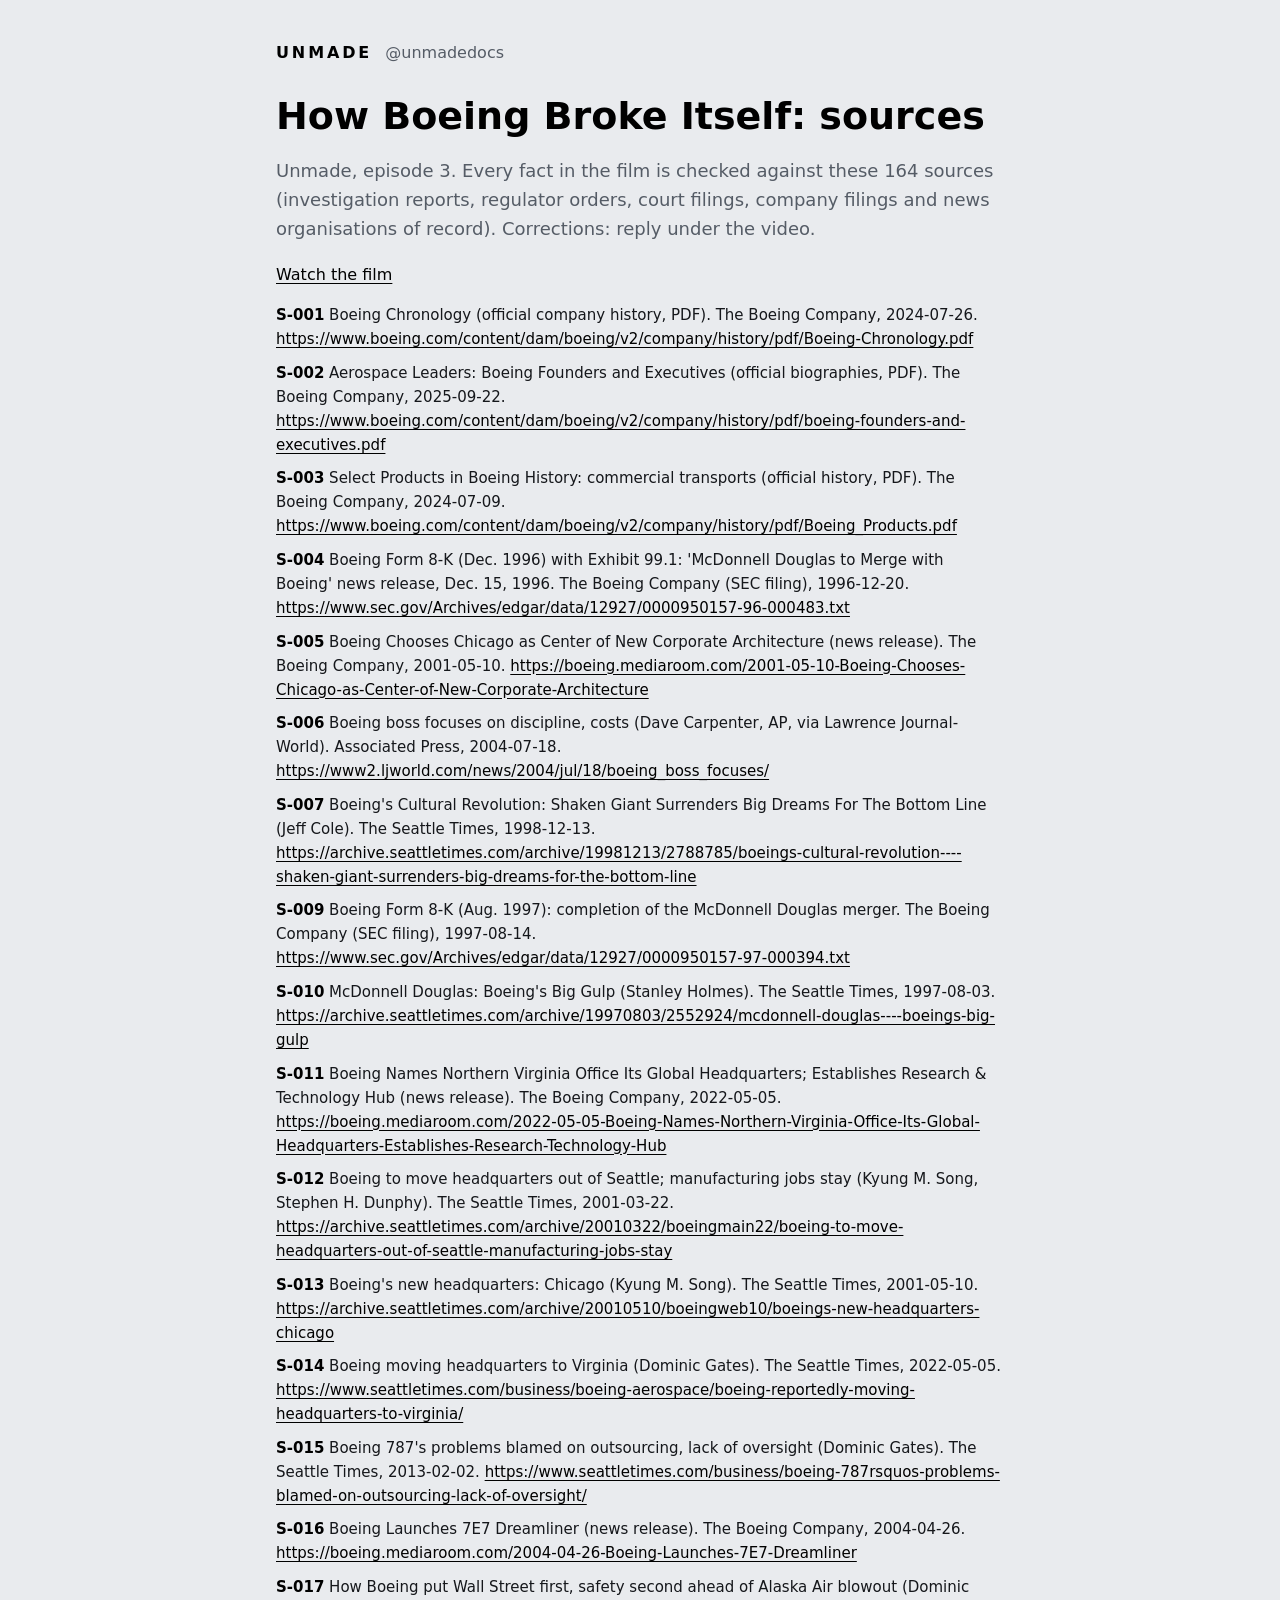
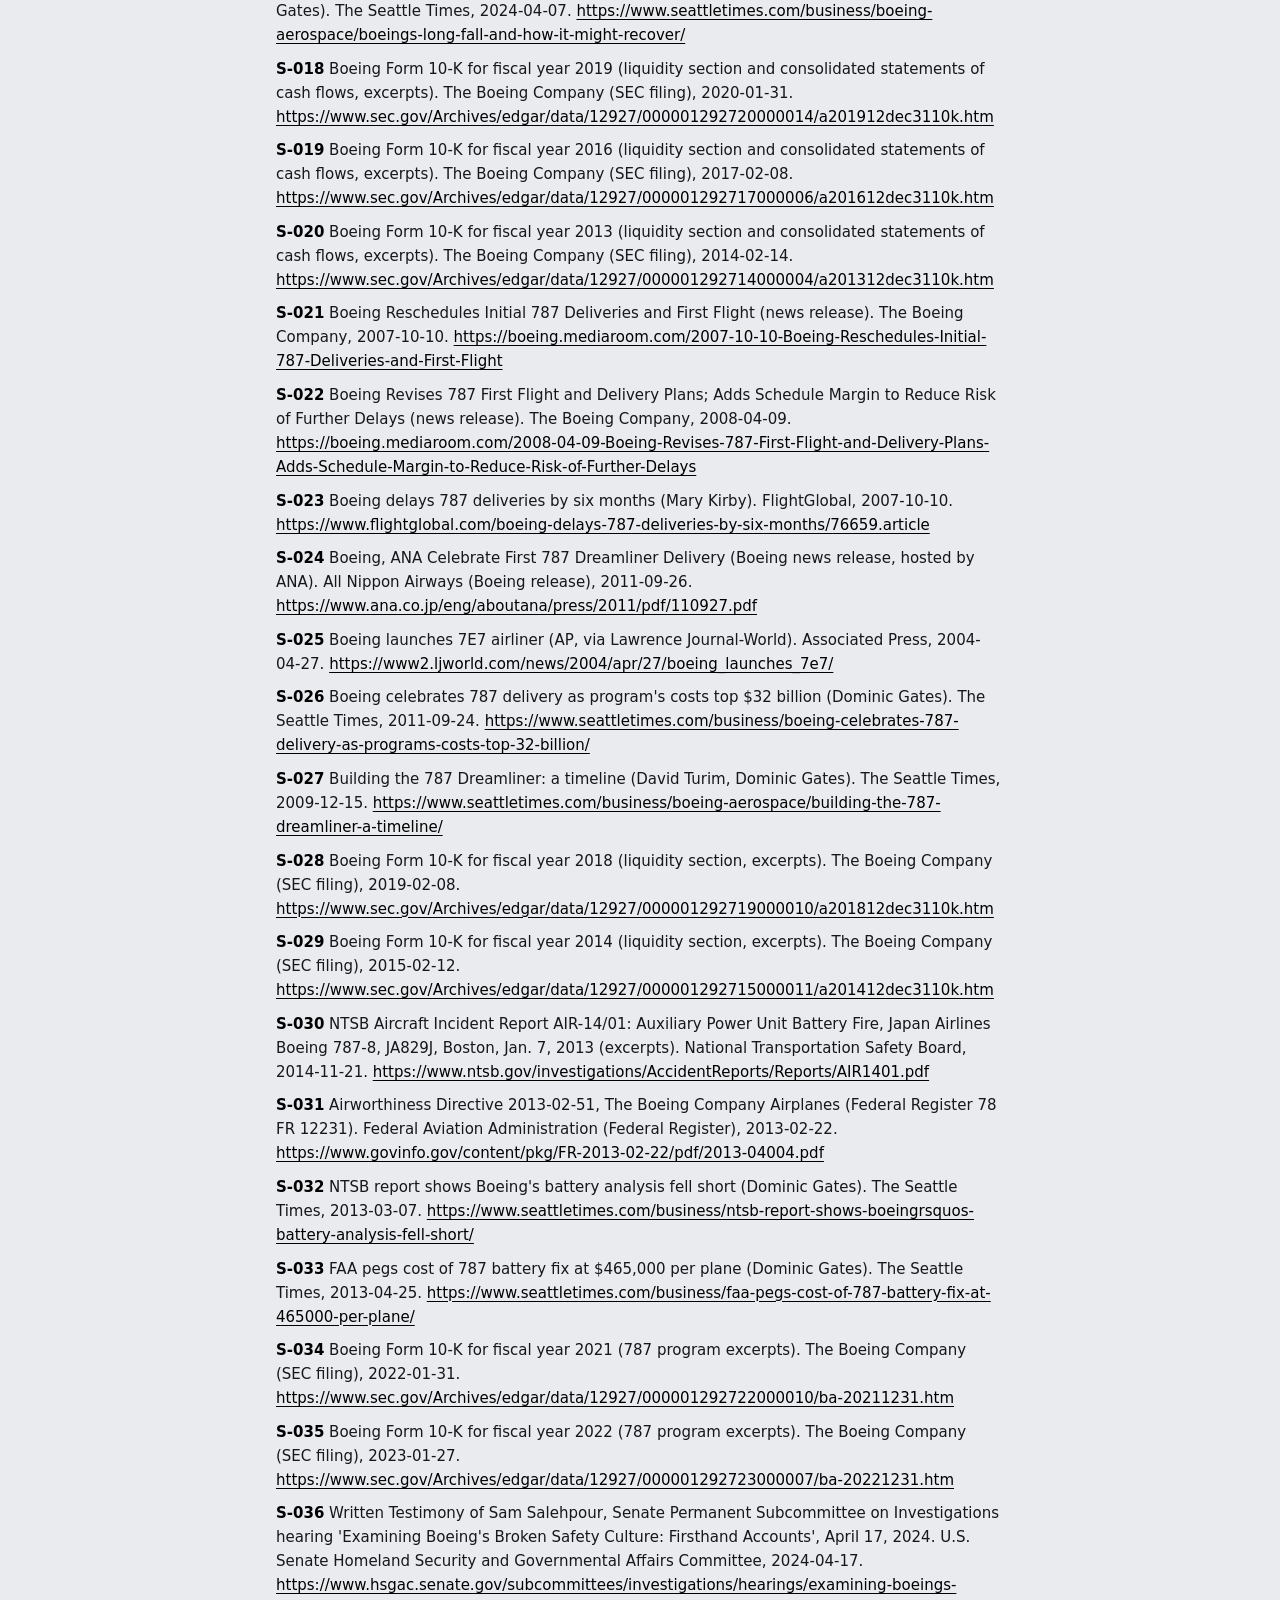
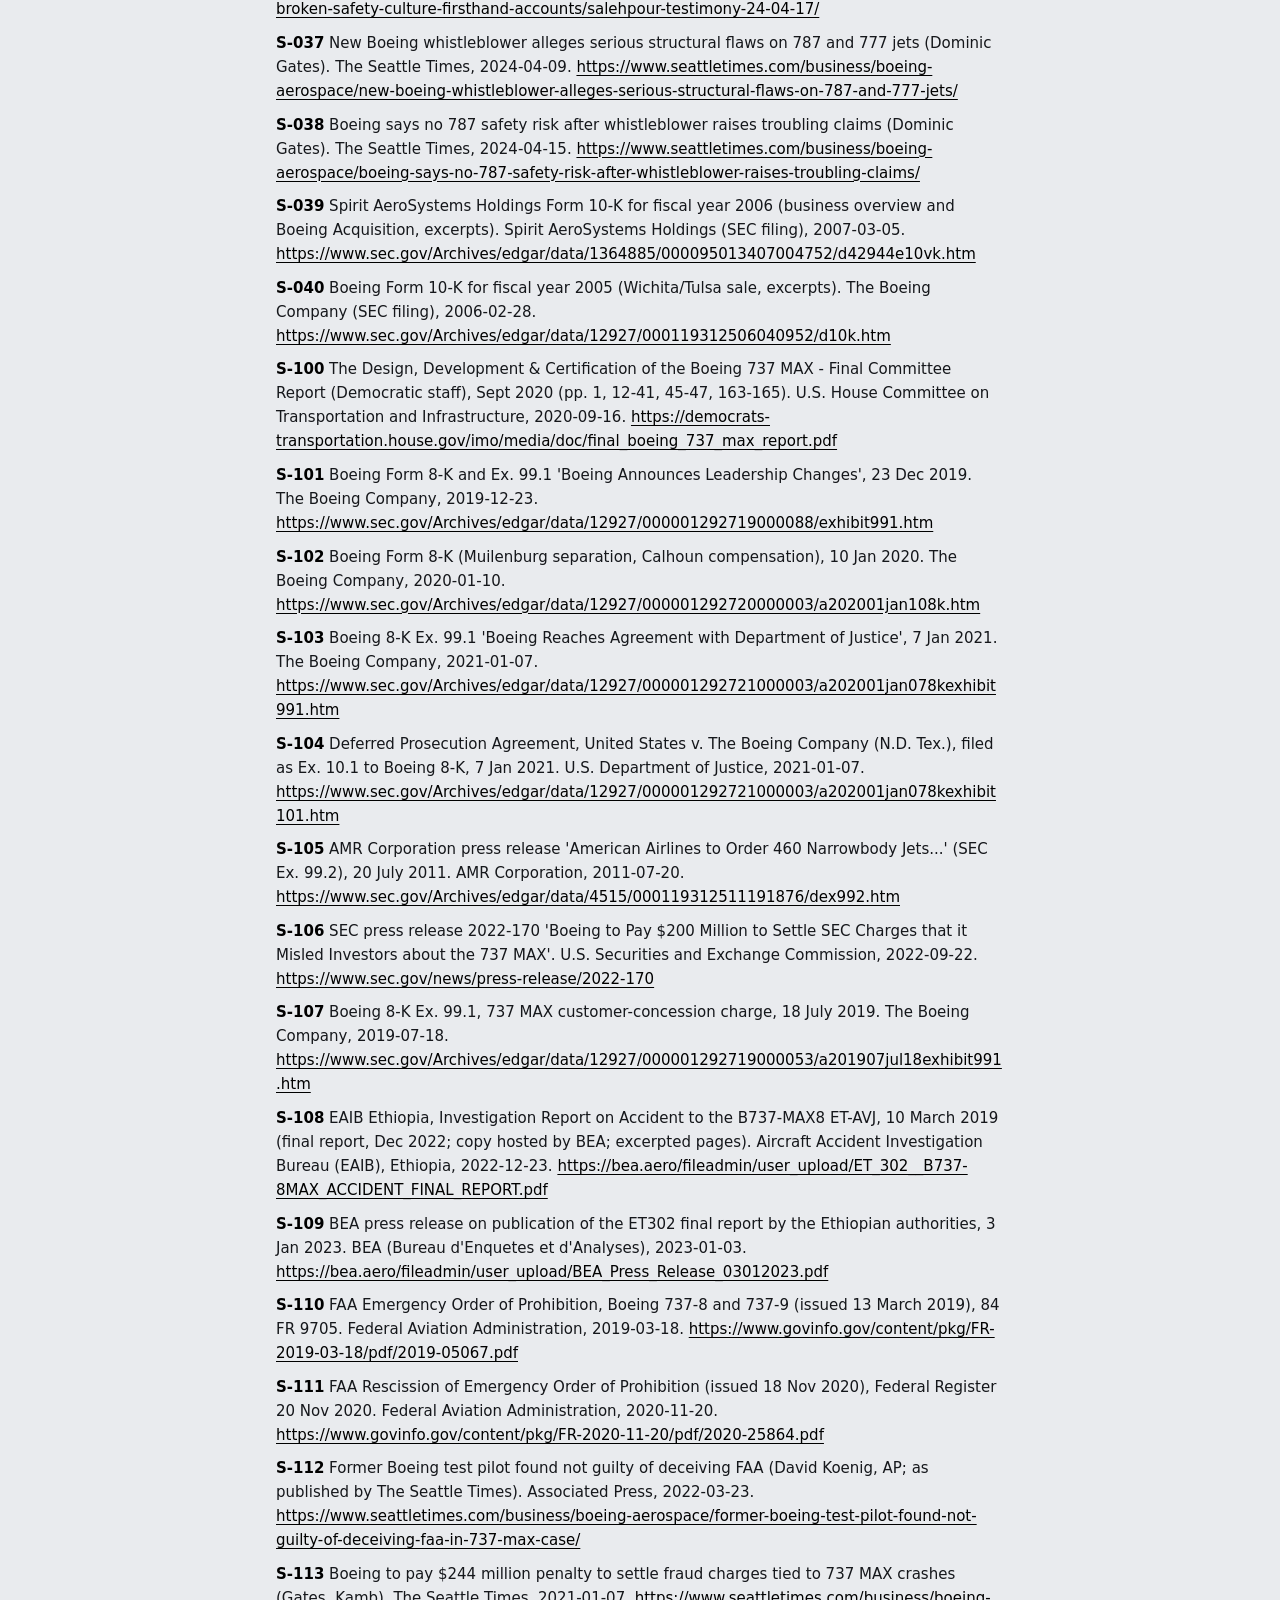
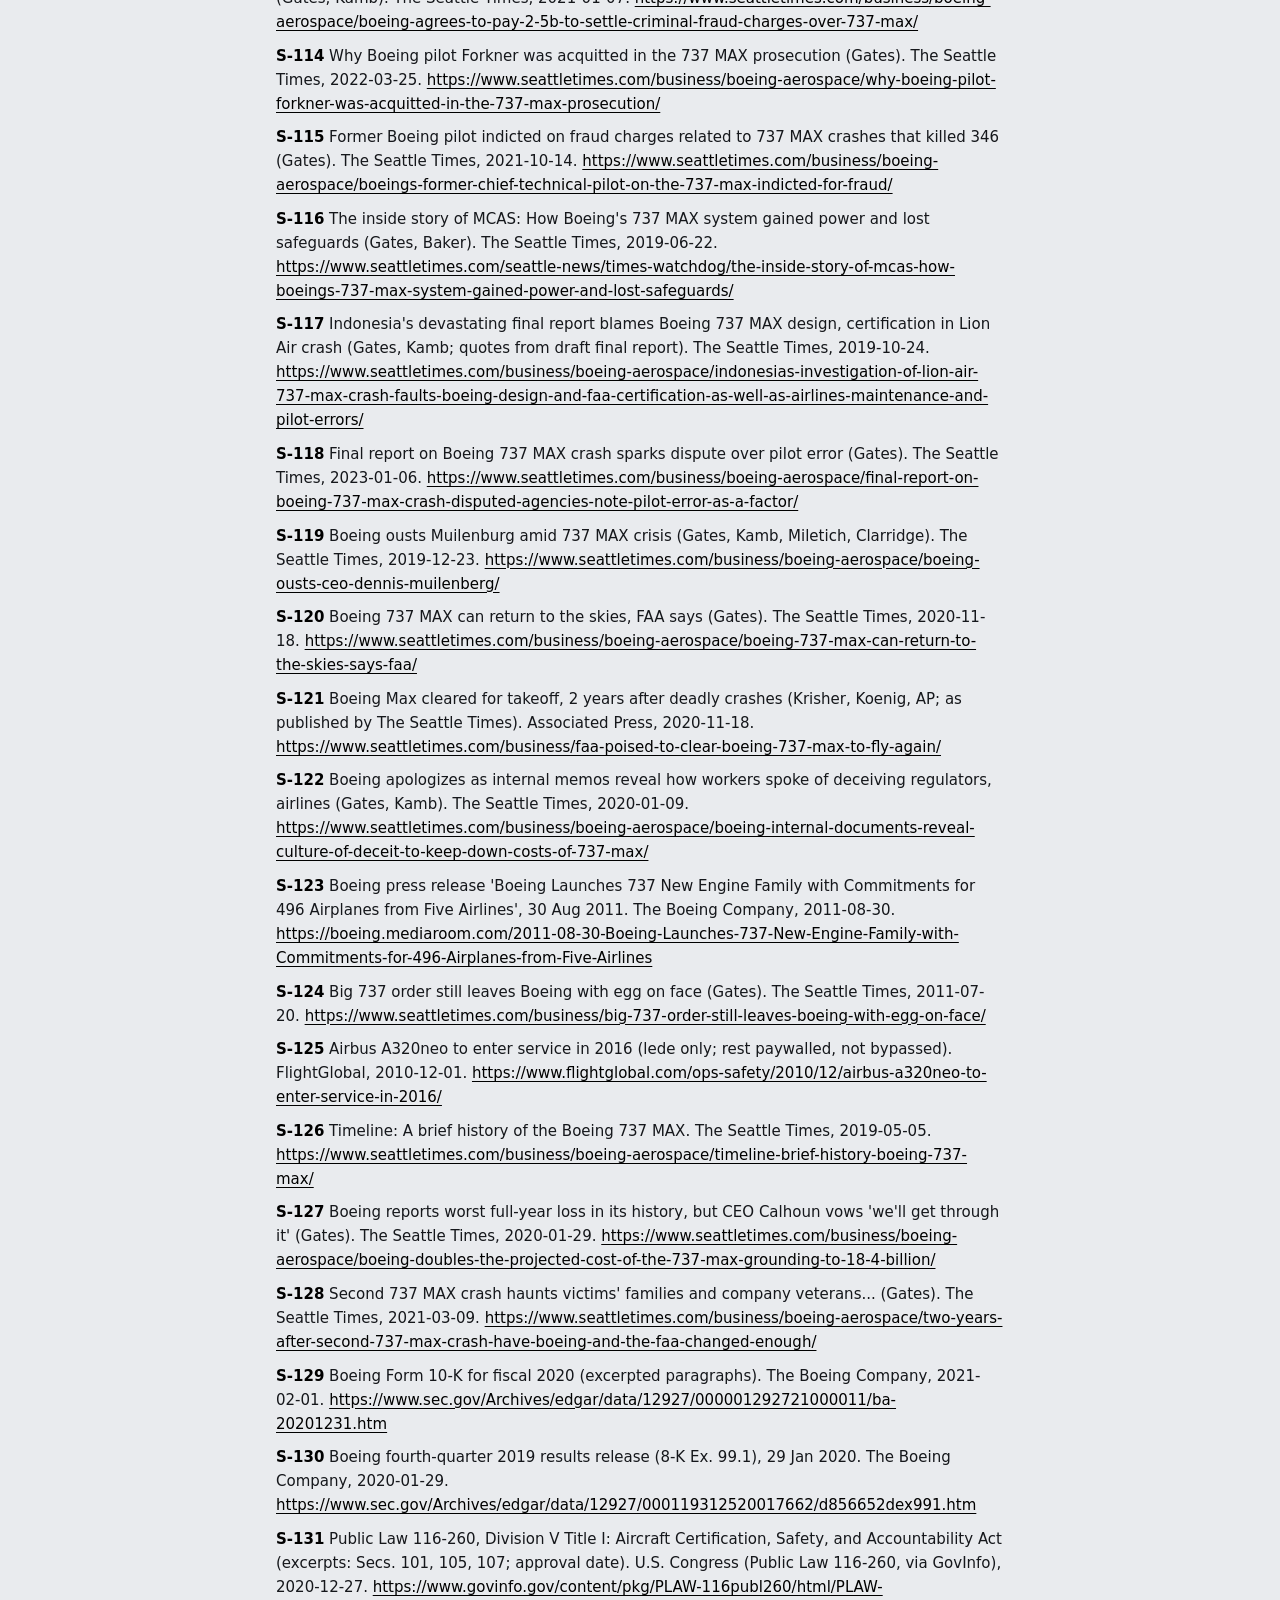
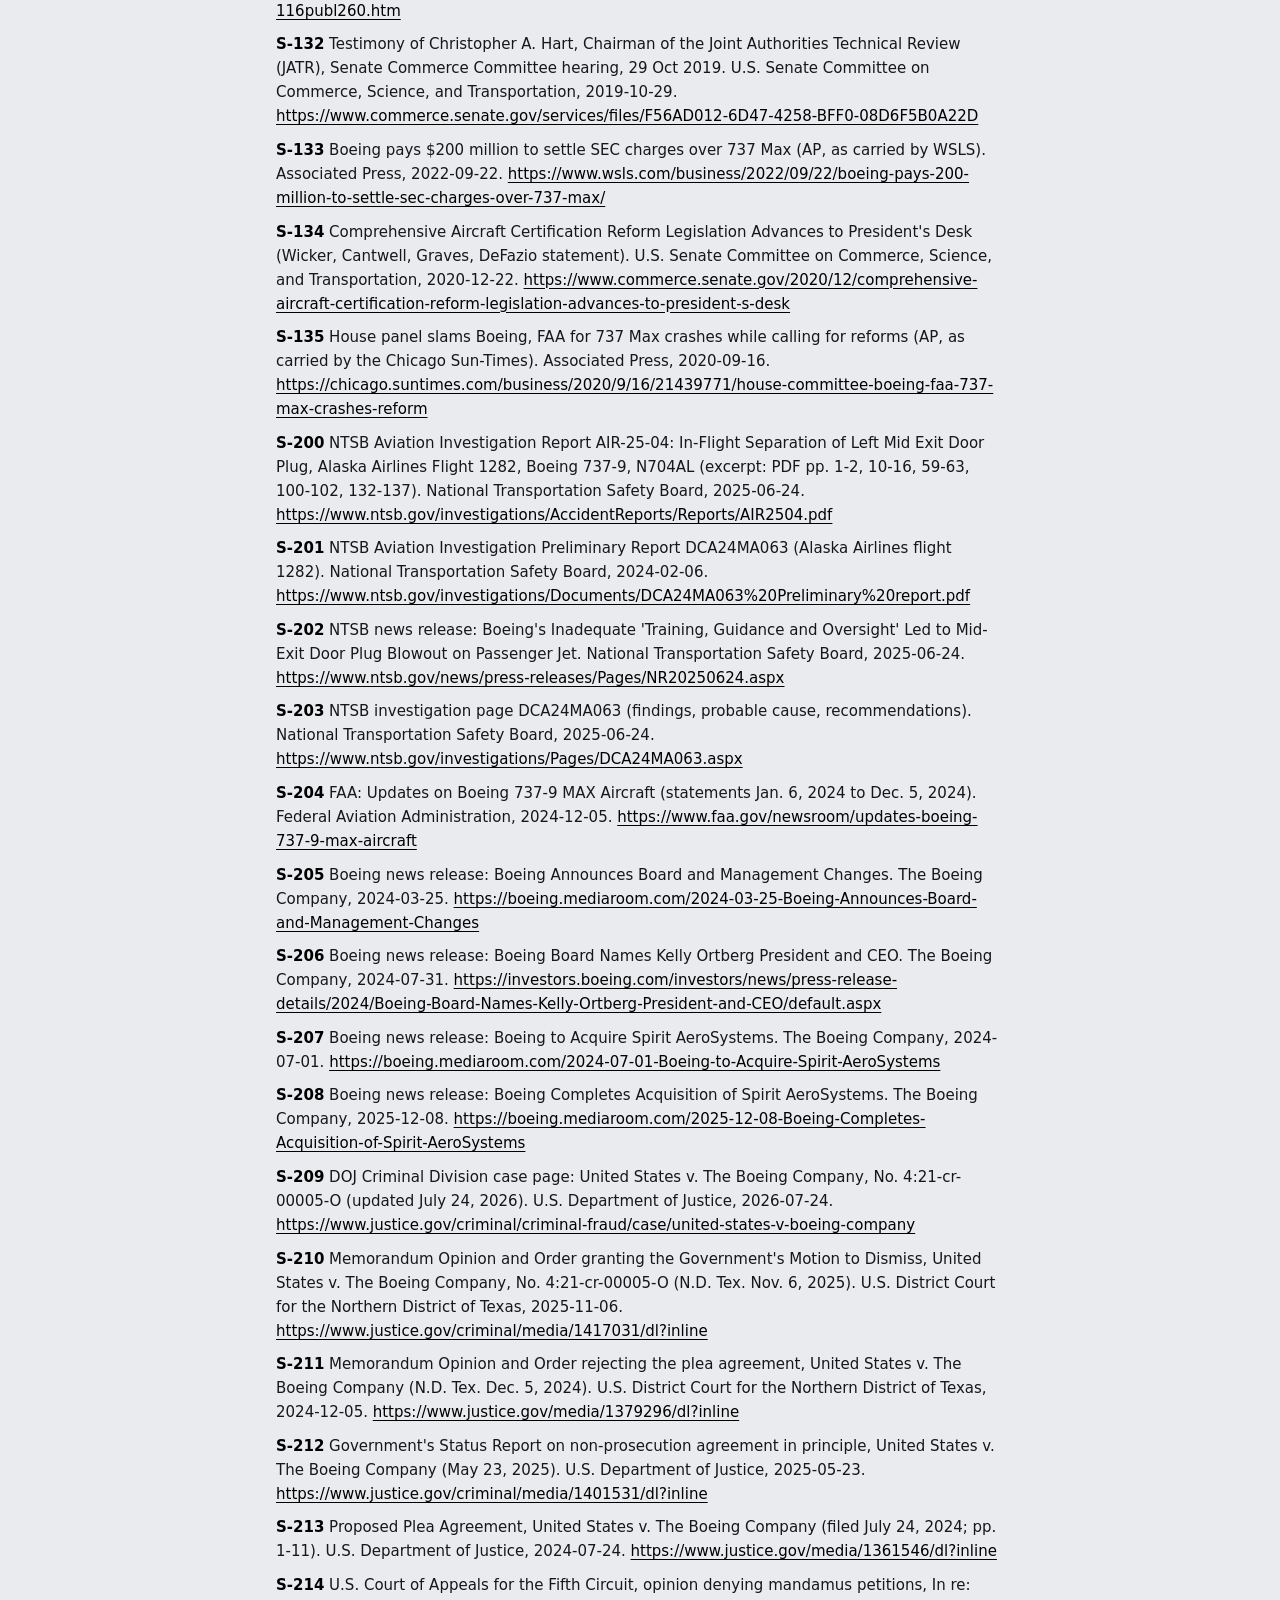
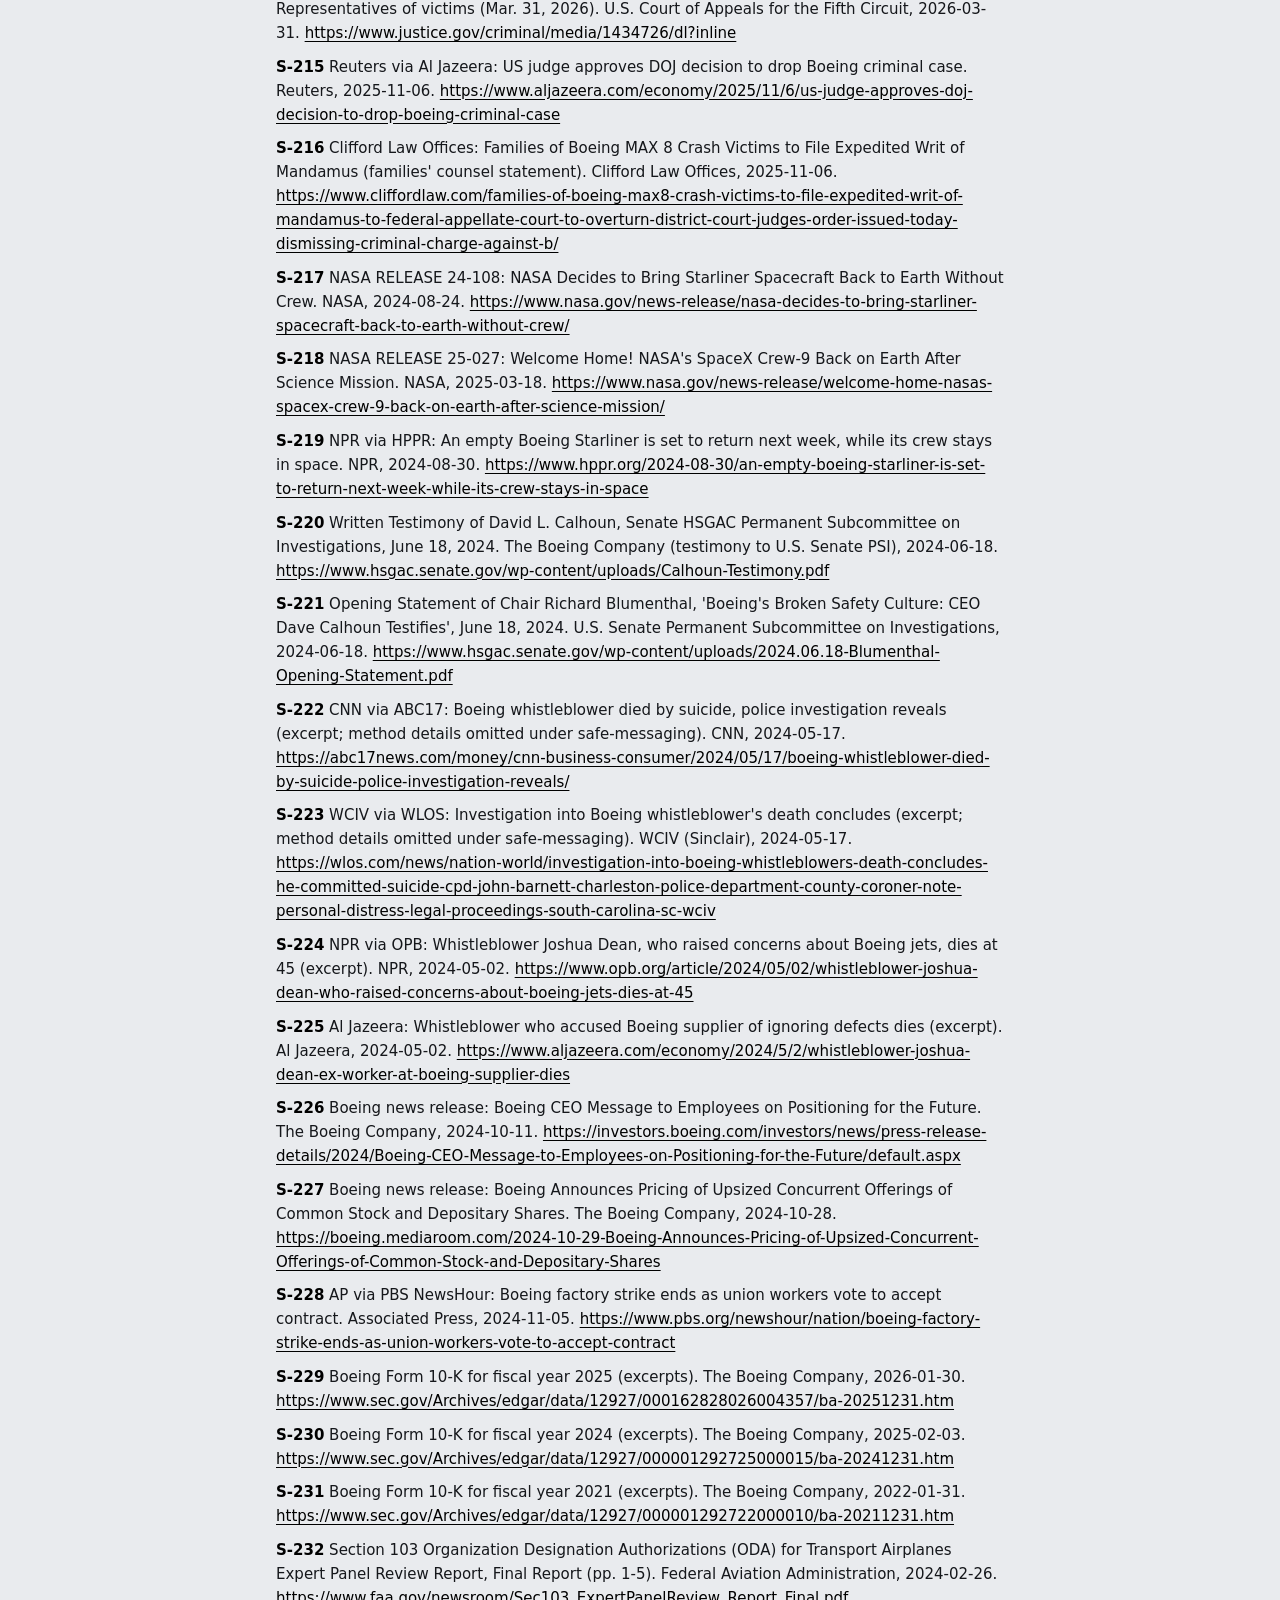
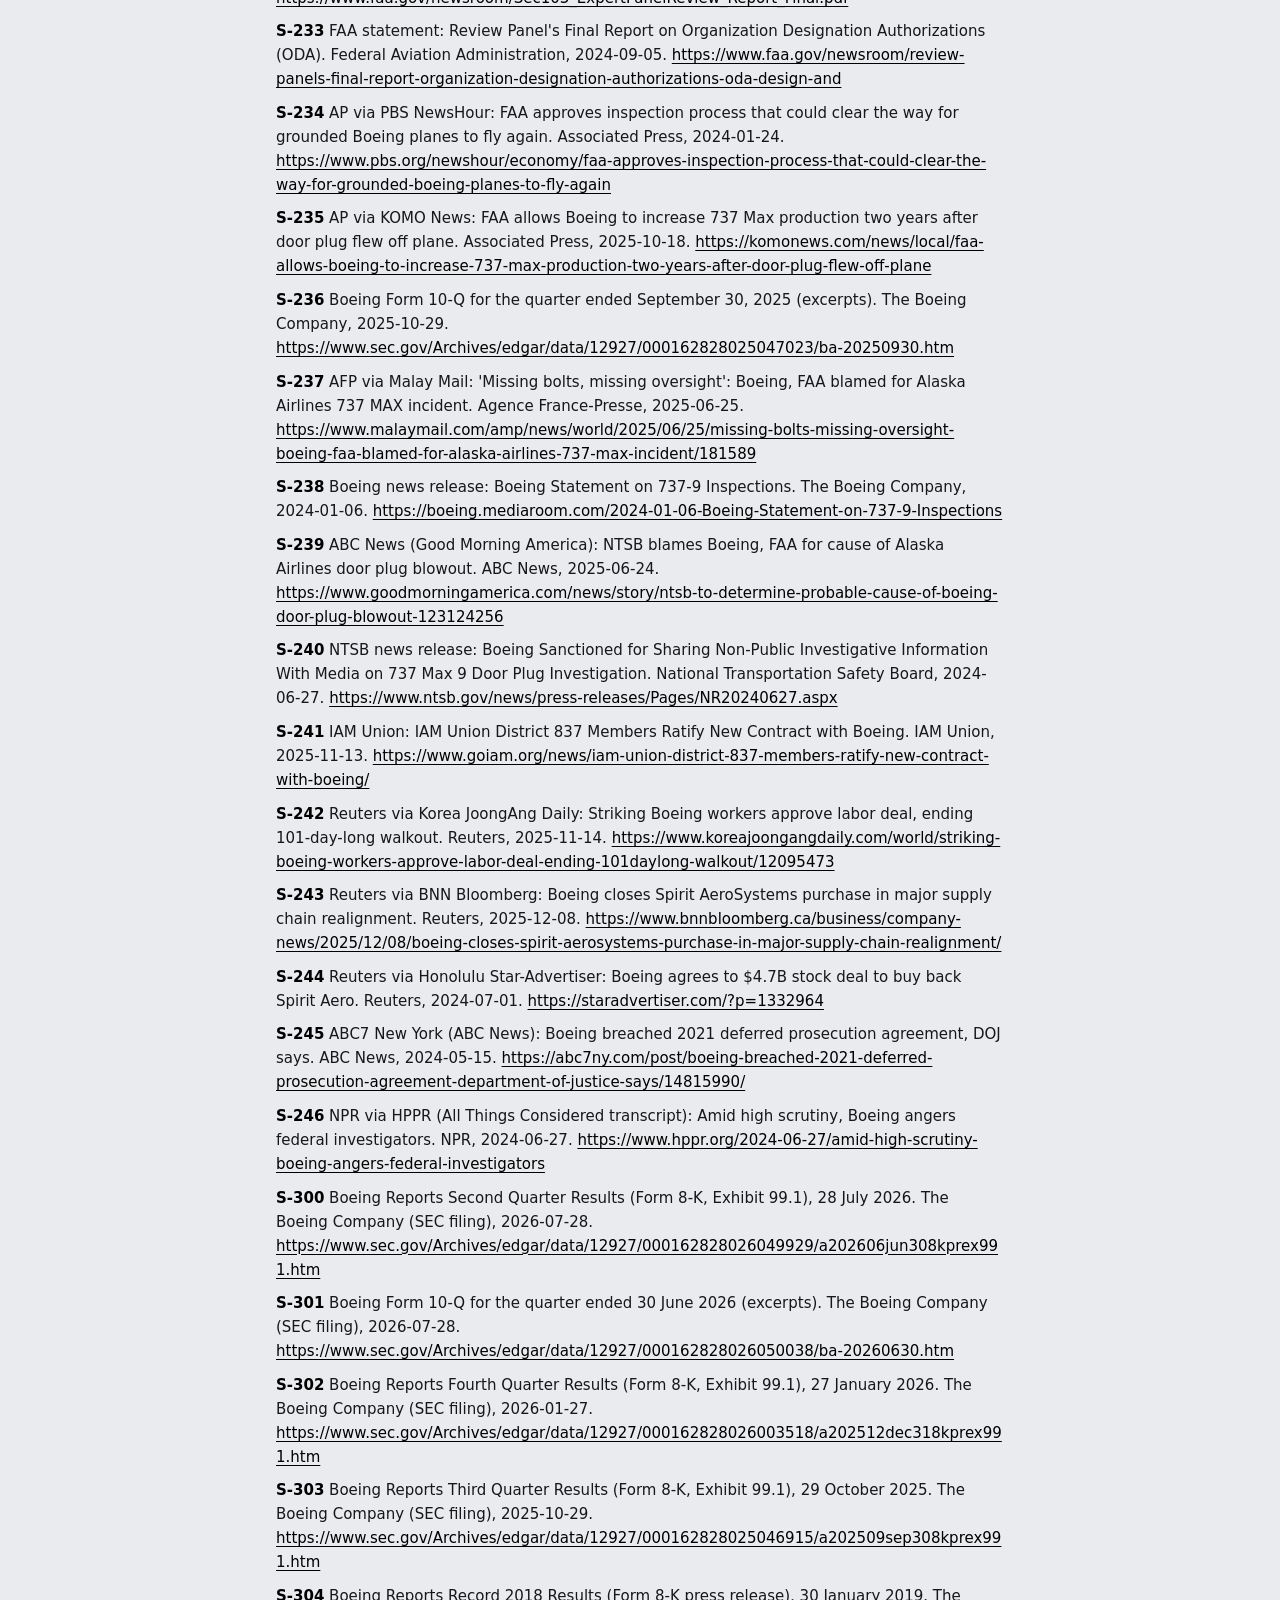
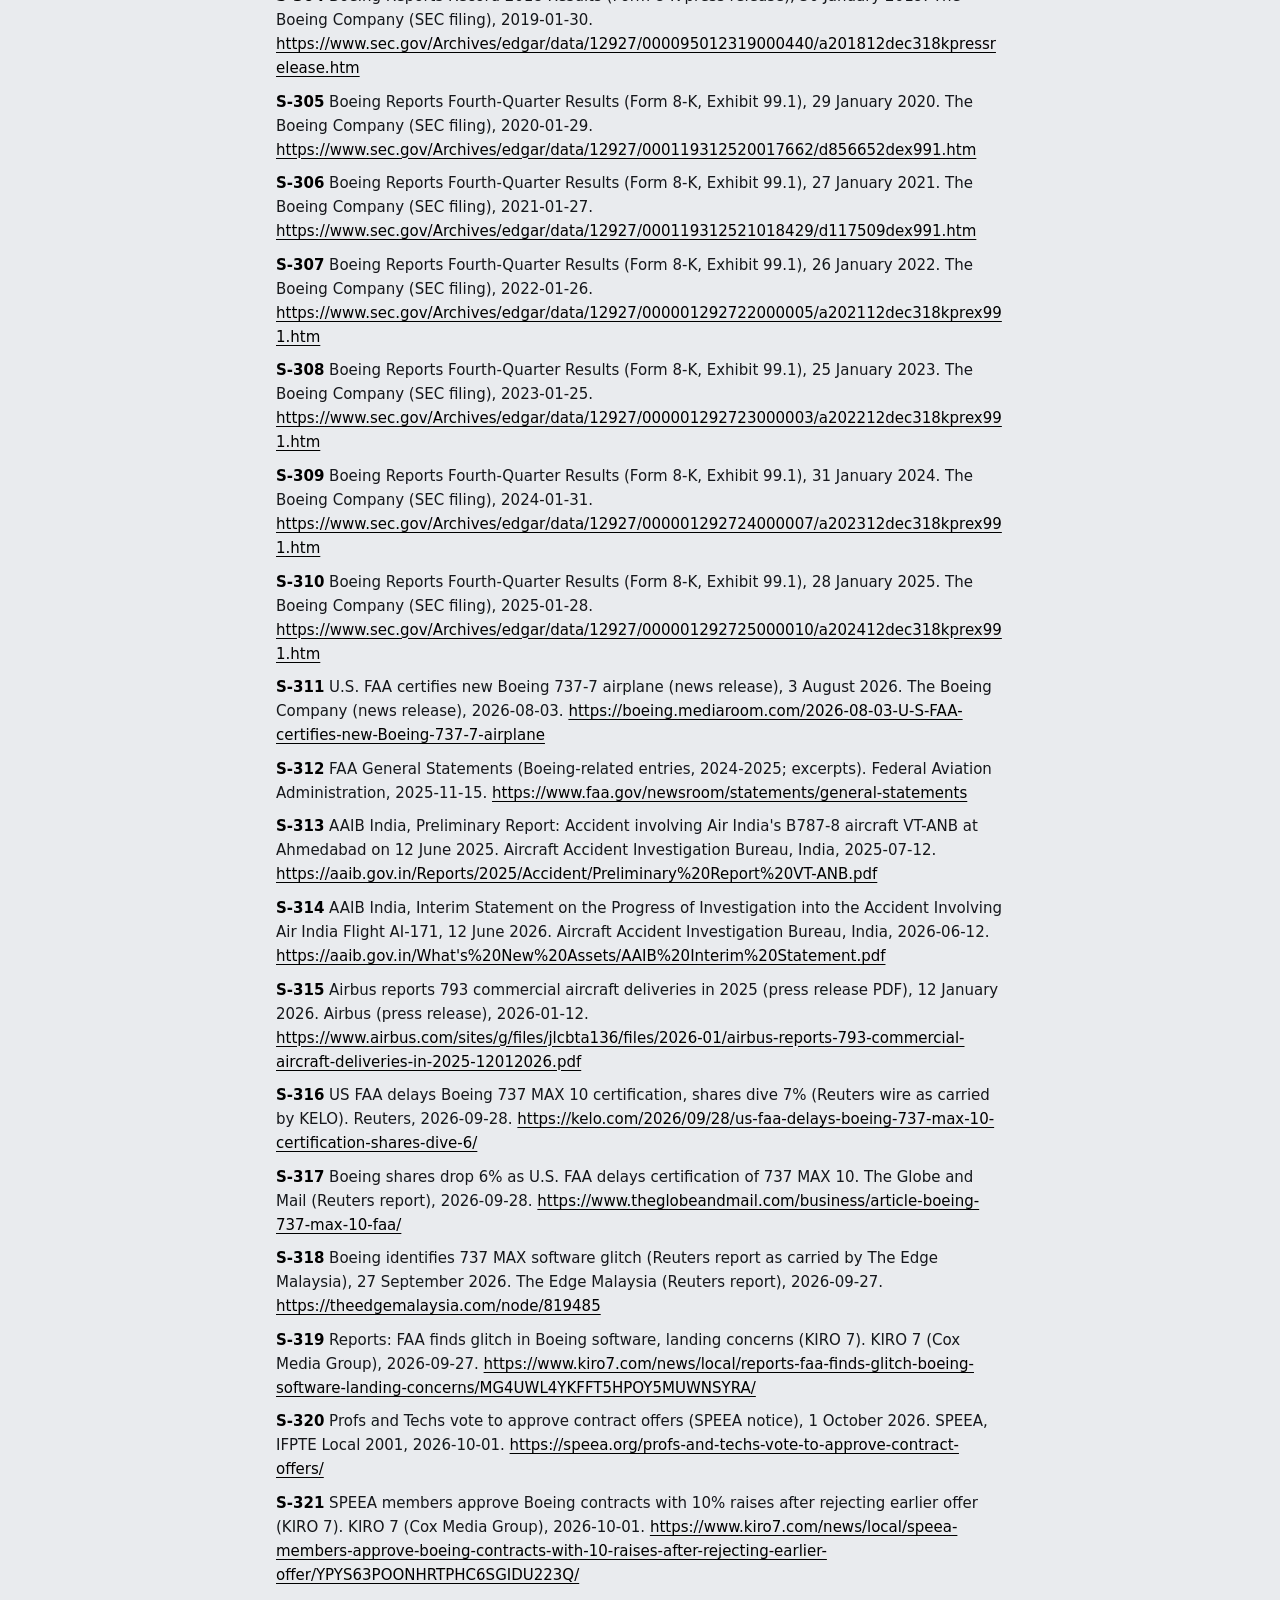
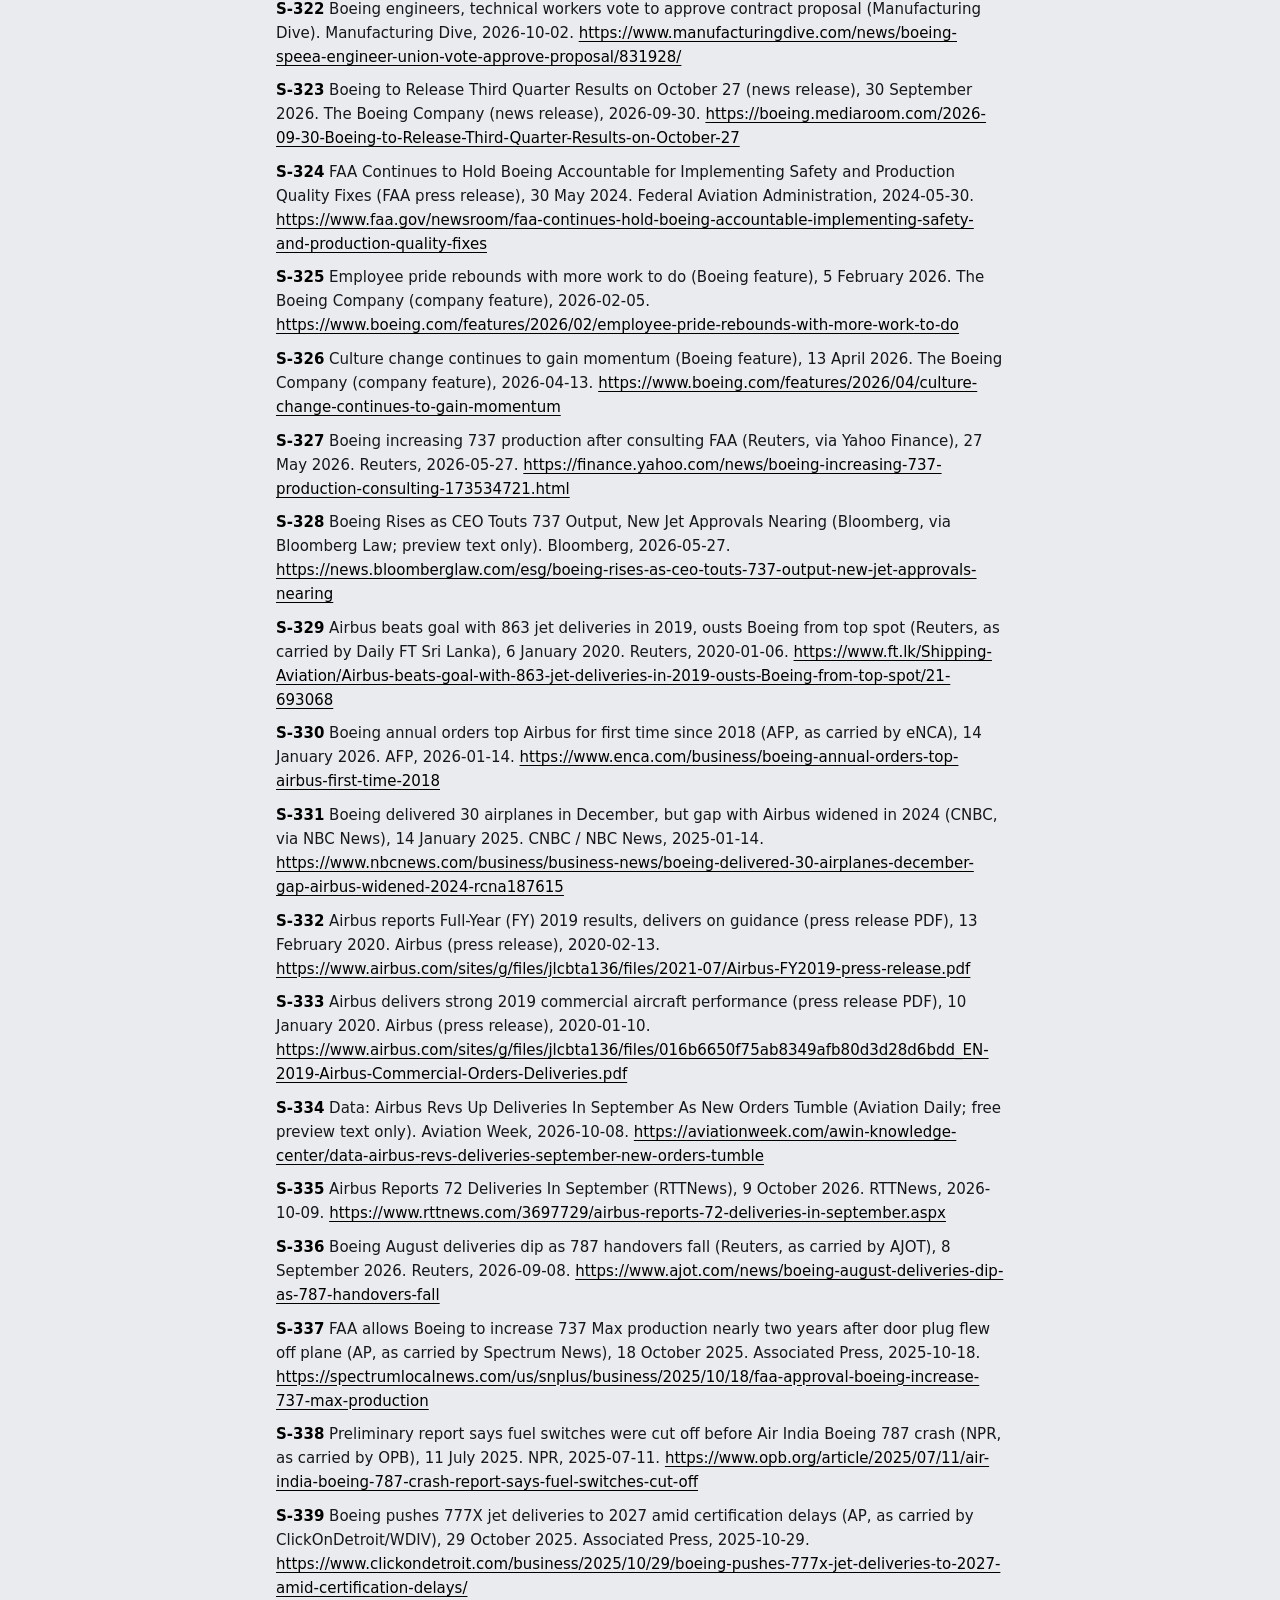
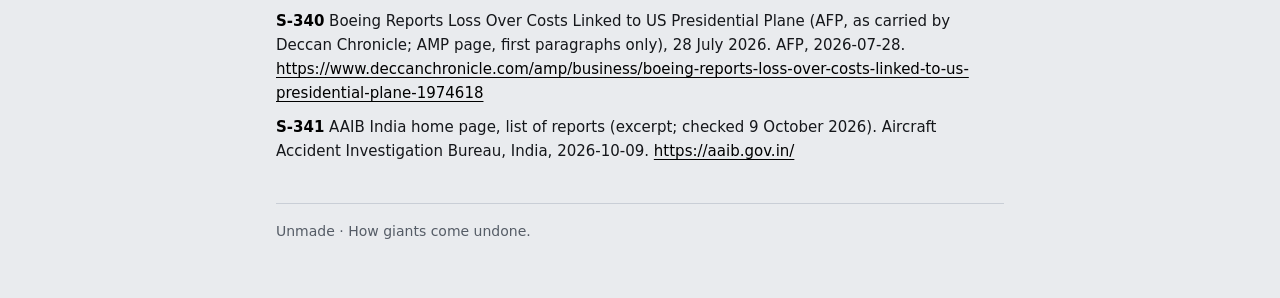
<file: sources/003-boeing.html>
<!doctype html>
<html lang="en">
<head>
<meta charset="utf-8">
<meta name="viewport" content="width=device-width, initial-scale=1">
<meta name="robots" content="noindex, nofollow, noarchive">
<title>Sources: How Boeing Broke Itself (Unmade)</title>
<style>:root{--ground:#07080A;--surface:#111317;--line:#2A2E36;--text:#D9DEE4;--muted:#9AA3AD;--hi:#FFFFFF;--signal:#F03A3F}@media (prefers-color-scheme:light){:root{--ground:#E9EBEE;--surface:#FFFFFF;--line:#C9CED6;--text:#15171B;--muted:#555C66;--hi:#000000;--signal:#B3151A}}*{box-sizing:border-box}body{margin:0;background:var(--ground);color:var(--text);font:16px/1.6 system-ui,-apple-system,'Segoe UI',Roboto,sans-serif}main{max-width:760px;margin:0 auto;padding:40px 16px 56px}header{margin-bottom:28px}.wordmark{font-weight:800;letter-spacing:.18em;color:var(--hi)}.handle{color:var(--muted);margin-left:8px}h1{color:var(--hi);font-size:clamp(26px,5vw,38px);line-height:1.2;margin:0 0 12px}.lede{color:var(--muted);font-size:18px}a{color:var(--hi);text-underline-offset:3px}ol.sources{list-style:none;padding:0}ol.sources li{margin:.6rem 0;word-break:break-word;font-size:15px}ol.sources b{color:var(--hi)}footer{margin-top:40px;padding-top:16px;border-top:1px solid var(--line);color:var(--muted);font-size:14px}</style>
</head>
<body>
<main>
<header><span class="wordmark">UNMADE</span> <span class="handle">@unmadedocs</span></header>
<h1>How Boeing Broke Itself: sources</h1>
<p class="lede">Unmade, episode 3. Every fact in the film is checked against these 164 sources (investigation reports, regulator orders, court filings, company filings and news organisations of record). Corrections: reply under the video.</p>
<p><a href="https://youtu.be/ZK5l2b2Nfa8">Watch the film</a></p>
<ol class="sources">
<li><b>S-001</b> Boeing Chronology (official company history, PDF). The Boeing Company, 2024-07-26. <a href="https://www.boeing.com/content/dam/boeing/v2/company/history/pdf/Boeing-Chronology.pdf">https://www.boeing.com/content/dam/boeing/v2/company/history/pdf/Boeing-Chronology.pdf</a></li>
<li><b>S-002</b> Aerospace Leaders: Boeing Founders and Executives (official biographies, PDF). The Boeing Company, 2025-09-22. <a href="https://www.boeing.com/content/dam/boeing/v2/company/history/pdf/boeing-founders-and-executives.pdf">https://www.boeing.com/content/dam/boeing/v2/company/history/pdf/boeing-founders-and-executives.pdf</a></li>
<li><b>S-003</b> Select Products in Boeing History: commercial transports (official history, PDF). The Boeing Company, 2024-07-09. <a href="https://www.boeing.com/content/dam/boeing/v2/company/history/pdf/Boeing_Products.pdf">https://www.boeing.com/content/dam/boeing/v2/company/history/pdf/Boeing_Products.pdf</a></li>
<li><b>S-004</b> Boeing Form 8-K (Dec. 1996) with Exhibit 99.1: &#x27;McDonnell Douglas to Merge with Boeing&#x27; news release, Dec. 15, 1996. The Boeing Company (SEC filing), 1996-12-20. <a href="https://www.sec.gov/Archives/edgar/data/12927/0000950157-96-000483.txt">https://www.sec.gov/Archives/edgar/data/12927/0000950157-96-000483.txt</a></li>
<li><b>S-005</b> Boeing Chooses Chicago as Center of New Corporate Architecture (news release). The Boeing Company, 2001-05-10. <a href="https://boeing.mediaroom.com/2001-05-10-Boeing-Chooses-Chicago-as-Center-of-New-Corporate-Architecture">https://boeing.mediaroom.com/2001-05-10-Boeing-Chooses-Chicago-as-Center-of-New-Corporate-Architecture</a></li>
<li><b>S-006</b> Boeing boss focuses on discipline, costs (Dave Carpenter, AP, via Lawrence Journal-World). Associated Press, 2004-07-18. <a href="https://www2.ljworld.com/news/2004/jul/18/boeing_boss_focuses/">https://www2.ljworld.com/news/2004/jul/18/boeing_boss_focuses/</a></li>
<li><b>S-007</b> Boeing&#x27;s Cultural Revolution: Shaken Giant Surrenders Big Dreams For The Bottom Line (Jeff Cole). The Seattle Times, 1998-12-13. <a href="https://archive.seattletimes.com/archive/19981213/2788785/boeings-cultural-revolution----shaken-giant-surrenders-big-dreams-for-the-bottom-line">https://archive.seattletimes.com/archive/19981213/2788785/boeings-cultural-revolution----shaken-giant-surrenders-big-dreams-for-the-bottom-line</a></li>
<li><b>S-009</b> Boeing Form 8-K (Aug. 1997): completion of the McDonnell Douglas merger. The Boeing Company (SEC filing), 1997-08-14. <a href="https://www.sec.gov/Archives/edgar/data/12927/0000950157-97-000394.txt">https://www.sec.gov/Archives/edgar/data/12927/0000950157-97-000394.txt</a></li>
<li><b>S-010</b> McDonnell Douglas: Boeing&#x27;s Big Gulp (Stanley Holmes). The Seattle Times, 1997-08-03. <a href="https://archive.seattletimes.com/archive/19970803/2552924/mcdonnell-douglas----boeings-big-gulp">https://archive.seattletimes.com/archive/19970803/2552924/mcdonnell-douglas----boeings-big-gulp</a></li>
<li><b>S-011</b> Boeing Names Northern Virginia Office Its Global Headquarters; Establishes Research &amp; Technology Hub (news release). The Boeing Company, 2022-05-05. <a href="https://boeing.mediaroom.com/2022-05-05-Boeing-Names-Northern-Virginia-Office-Its-Global-Headquarters-Establishes-Research-Technology-Hub">https://boeing.mediaroom.com/2022-05-05-Boeing-Names-Northern-Virginia-Office-Its-Global-Headquarters-Establishes-Research-Technology-Hub</a></li>
<li><b>S-012</b> Boeing to move headquarters out of Seattle; manufacturing jobs stay (Kyung M. Song, Stephen H. Dunphy). The Seattle Times, 2001-03-22. <a href="https://archive.seattletimes.com/archive/20010322/boeingmain22/boeing-to-move-headquarters-out-of-seattle-manufacturing-jobs-stay">https://archive.seattletimes.com/archive/20010322/boeingmain22/boeing-to-move-headquarters-out-of-seattle-manufacturing-jobs-stay</a></li>
<li><b>S-013</b> Boeing&#x27;s new headquarters: Chicago (Kyung M. Song). The Seattle Times, 2001-05-10. <a href="https://archive.seattletimes.com/archive/20010510/boeingweb10/boeings-new-headquarters-chicago">https://archive.seattletimes.com/archive/20010510/boeingweb10/boeings-new-headquarters-chicago</a></li>
<li><b>S-014</b> Boeing moving headquarters to Virginia (Dominic Gates). The Seattle Times, 2022-05-05. <a href="https://www.seattletimes.com/business/boeing-aerospace/boeing-reportedly-moving-headquarters-to-virginia/">https://www.seattletimes.com/business/boeing-aerospace/boeing-reportedly-moving-headquarters-to-virginia/</a></li>
<li><b>S-015</b> Boeing 787&#x27;s problems blamed on outsourcing, lack of oversight (Dominic Gates). The Seattle Times, 2013-02-02. <a href="https://www.seattletimes.com/business/boeing-787rsquos-problems-blamed-on-outsourcing-lack-of-oversight/">https://www.seattletimes.com/business/boeing-787rsquos-problems-blamed-on-outsourcing-lack-of-oversight/</a></li>
<li><b>S-016</b> Boeing Launches 7E7 Dreamliner (news release). The Boeing Company, 2004-04-26. <a href="https://boeing.mediaroom.com/2004-04-26-Boeing-Launches-7E7-Dreamliner">https://boeing.mediaroom.com/2004-04-26-Boeing-Launches-7E7-Dreamliner</a></li>
<li><b>S-017</b> How Boeing put Wall Street first, safety second ahead of Alaska Air blowout (Dominic Gates). The Seattle Times, 2024-04-07. <a href="https://www.seattletimes.com/business/boeing-aerospace/boeings-long-fall-and-how-it-might-recover/">https://www.seattletimes.com/business/boeing-aerospace/boeings-long-fall-and-how-it-might-recover/</a></li>
<li><b>S-018</b> Boeing Form 10-K for fiscal year 2019 (liquidity section and consolidated statements of cash flows, excerpts). The Boeing Company (SEC filing), 2020-01-31. <a href="https://www.sec.gov/Archives/edgar/data/12927/000001292720000014/a201912dec3110k.htm">https://www.sec.gov/Archives/edgar/data/12927/000001292720000014/a201912dec3110k.htm</a></li>
<li><b>S-019</b> Boeing Form 10-K for fiscal year 2016 (liquidity section and consolidated statements of cash flows, excerpts). The Boeing Company (SEC filing), 2017-02-08. <a href="https://www.sec.gov/Archives/edgar/data/12927/000001292717000006/a201612dec3110k.htm">https://www.sec.gov/Archives/edgar/data/12927/000001292717000006/a201612dec3110k.htm</a></li>
<li><b>S-020</b> Boeing Form 10-K for fiscal year 2013 (liquidity section and consolidated statements of cash flows, excerpts). The Boeing Company (SEC filing), 2014-02-14. <a href="https://www.sec.gov/Archives/edgar/data/12927/000001292714000004/a201312dec3110k.htm">https://www.sec.gov/Archives/edgar/data/12927/000001292714000004/a201312dec3110k.htm</a></li>
<li><b>S-021</b> Boeing Reschedules Initial 787 Deliveries and First Flight (news release). The Boeing Company, 2007-10-10. <a href="https://boeing.mediaroom.com/2007-10-10-Boeing-Reschedules-Initial-787-Deliveries-and-First-Flight">https://boeing.mediaroom.com/2007-10-10-Boeing-Reschedules-Initial-787-Deliveries-and-First-Flight</a></li>
<li><b>S-022</b> Boeing Revises 787 First Flight and Delivery Plans; Adds Schedule Margin to Reduce Risk of Further Delays (news release). The Boeing Company, 2008-04-09. <a href="https://boeing.mediaroom.com/2008-04-09-Boeing-Revises-787-First-Flight-and-Delivery-Plans-Adds-Schedule-Margin-to-Reduce-Risk-of-Further-Delays">https://boeing.mediaroom.com/2008-04-09-Boeing-Revises-787-First-Flight-and-Delivery-Plans-Adds-Schedule-Margin-to-Reduce-Risk-of-Further-Delays</a></li>
<li><b>S-023</b> Boeing delays 787 deliveries by six months (Mary Kirby). FlightGlobal, 2007-10-10. <a href="https://www.flightglobal.com/boeing-delays-787-deliveries-by-six-months/76659.article">https://www.flightglobal.com/boeing-delays-787-deliveries-by-six-months/76659.article</a></li>
<li><b>S-024</b> Boeing, ANA Celebrate First 787 Dreamliner Delivery (Boeing news release, hosted by ANA). All Nippon Airways (Boeing release), 2011-09-26. <a href="https://www.ana.co.jp/eng/aboutana/press/2011/pdf/110927.pdf">https://www.ana.co.jp/eng/aboutana/press/2011/pdf/110927.pdf</a></li>
<li><b>S-025</b> Boeing launches 7E7 airliner (AP, via Lawrence Journal-World). Associated Press, 2004-04-27. <a href="https://www2.ljworld.com/news/2004/apr/27/boeing_launches_7e7/">https://www2.ljworld.com/news/2004/apr/27/boeing_launches_7e7/</a></li>
<li><b>S-026</b> Boeing celebrates 787 delivery as program&#x27;s costs top $32 billion (Dominic Gates). The Seattle Times, 2011-09-24. <a href="https://www.seattletimes.com/business/boeing-celebrates-787-delivery-as-programs-costs-top-32-billion/">https://www.seattletimes.com/business/boeing-celebrates-787-delivery-as-programs-costs-top-32-billion/</a></li>
<li><b>S-027</b> Building the 787 Dreamliner: a timeline (David Turim, Dominic Gates). The Seattle Times, 2009-12-15. <a href="https://www.seattletimes.com/business/boeing-aerospace/building-the-787-dreamliner-a-timeline/">https://www.seattletimes.com/business/boeing-aerospace/building-the-787-dreamliner-a-timeline/</a></li>
<li><b>S-028</b> Boeing Form 10-K for fiscal year 2018 (liquidity section, excerpts). The Boeing Company (SEC filing), 2019-02-08. <a href="https://www.sec.gov/Archives/edgar/data/12927/000001292719000010/a201812dec3110k.htm">https://www.sec.gov/Archives/edgar/data/12927/000001292719000010/a201812dec3110k.htm</a></li>
<li><b>S-029</b> Boeing Form 10-K for fiscal year 2014 (liquidity section, excerpts). The Boeing Company (SEC filing), 2015-02-12. <a href="https://www.sec.gov/Archives/edgar/data/12927/000001292715000011/a201412dec3110k.htm">https://www.sec.gov/Archives/edgar/data/12927/000001292715000011/a201412dec3110k.htm</a></li>
<li><b>S-030</b> NTSB Aircraft Incident Report AIR-14/01: Auxiliary Power Unit Battery Fire, Japan Airlines Boeing 787-8, JA829J, Boston, Jan. 7, 2013 (excerpts). National Transportation Safety Board, 2014-11-21. <a href="https://www.ntsb.gov/investigations/AccidentReports/Reports/AIR1401.pdf">https://www.ntsb.gov/investigations/AccidentReports/Reports/AIR1401.pdf</a></li>
<li><b>S-031</b> Airworthiness Directive 2013-02-51, The Boeing Company Airplanes (Federal Register 78 FR 12231). Federal Aviation Administration (Federal Register), 2013-02-22. <a href="https://www.govinfo.gov/content/pkg/FR-2013-02-22/pdf/2013-04004.pdf">https://www.govinfo.gov/content/pkg/FR-2013-02-22/pdf/2013-04004.pdf</a></li>
<li><b>S-032</b> NTSB report shows Boeing&#x27;s battery analysis fell short (Dominic Gates). The Seattle Times, 2013-03-07. <a href="https://www.seattletimes.com/business/ntsb-report-shows-boeingrsquos-battery-analysis-fell-short/">https://www.seattletimes.com/business/ntsb-report-shows-boeingrsquos-battery-analysis-fell-short/</a></li>
<li><b>S-033</b> FAA pegs cost of 787 battery fix at $465,000 per plane (Dominic Gates). The Seattle Times, 2013-04-25. <a href="https://www.seattletimes.com/business/faa-pegs-cost-of-787-battery-fix-at-465000-per-plane/">https://www.seattletimes.com/business/faa-pegs-cost-of-787-battery-fix-at-465000-per-plane/</a></li>
<li><b>S-034</b> Boeing Form 10-K for fiscal year 2021 (787 program excerpts). The Boeing Company (SEC filing), 2022-01-31. <a href="https://www.sec.gov/Archives/edgar/data/12927/000001292722000010/ba-20211231.htm">https://www.sec.gov/Archives/edgar/data/12927/000001292722000010/ba-20211231.htm</a></li>
<li><b>S-035</b> Boeing Form 10-K for fiscal year 2022 (787 program excerpts). The Boeing Company (SEC filing), 2023-01-27. <a href="https://www.sec.gov/Archives/edgar/data/12927/000001292723000007/ba-20221231.htm">https://www.sec.gov/Archives/edgar/data/12927/000001292723000007/ba-20221231.htm</a></li>
<li><b>S-036</b> Written Testimony of Sam Salehpour, Senate Permanent Subcommittee on Investigations hearing &#x27;Examining Boeing&#x27;s Broken Safety Culture: Firsthand Accounts&#x27;, April 17, 2024. U.S. Senate Homeland Security and Governmental Affairs Committee, 2024-04-17. <a href="https://www.hsgac.senate.gov/subcommittees/investigations/hearings/examining-boeings-broken-safety-culture-firsthand-accounts/salehpour-testimony-24-04-17/">https://www.hsgac.senate.gov/subcommittees/investigations/hearings/examining-boeings-broken-safety-culture-firsthand-accounts/salehpour-testimony-24-04-17/</a></li>
<li><b>S-037</b> New Boeing whistleblower alleges serious structural flaws on 787 and 777 jets (Dominic Gates). The Seattle Times, 2024-04-09. <a href="https://www.seattletimes.com/business/boeing-aerospace/new-boeing-whistleblower-alleges-serious-structural-flaws-on-787-and-777-jets/">https://www.seattletimes.com/business/boeing-aerospace/new-boeing-whistleblower-alleges-serious-structural-flaws-on-787-and-777-jets/</a></li>
<li><b>S-038</b> Boeing says no 787 safety risk after whistleblower raises troubling claims (Dominic Gates). The Seattle Times, 2024-04-15. <a href="https://www.seattletimes.com/business/boeing-aerospace/boeing-says-no-787-safety-risk-after-whistleblower-raises-troubling-claims/">https://www.seattletimes.com/business/boeing-aerospace/boeing-says-no-787-safety-risk-after-whistleblower-raises-troubling-claims/</a></li>
<li><b>S-039</b> Spirit AeroSystems Holdings Form 10-K for fiscal year 2006 (business overview and Boeing Acquisition, excerpts). Spirit AeroSystems Holdings (SEC filing), 2007-03-05. <a href="https://www.sec.gov/Archives/edgar/data/1364885/000095013407004752/d42944e10vk.htm">https://www.sec.gov/Archives/edgar/data/1364885/000095013407004752/d42944e10vk.htm</a></li>
<li><b>S-040</b> Boeing Form 10-K for fiscal year 2005 (Wichita/Tulsa sale, excerpts). The Boeing Company (SEC filing), 2006-02-28. <a href="https://www.sec.gov/Archives/edgar/data/12927/000119312506040952/d10k.htm">https://www.sec.gov/Archives/edgar/data/12927/000119312506040952/d10k.htm</a></li>
<li><b>S-100</b> The Design, Development &amp; Certification of the Boeing 737 MAX - Final Committee Report (Democratic staff), Sept 2020 (pp. 1, 12-41, 45-47, 163-165). U.S. House Committee on Transportation and Infrastructure, 2020-09-16. <a href="https://democrats-transportation.house.gov/imo/media/doc/final_boeing_737_max_report.pdf">https://democrats-transportation.house.gov/imo/media/doc/final_boeing_737_max_report.pdf</a></li>
<li><b>S-101</b> Boeing Form 8-K and Ex. 99.1 &#x27;Boeing Announces Leadership Changes&#x27;, 23 Dec 2019. The Boeing Company, 2019-12-23. <a href="https://www.sec.gov/Archives/edgar/data/12927/000001292719000088/exhibit991.htm">https://www.sec.gov/Archives/edgar/data/12927/000001292719000088/exhibit991.htm</a></li>
<li><b>S-102</b> Boeing Form 8-K (Muilenburg separation, Calhoun compensation), 10 Jan 2020. The Boeing Company, 2020-01-10. <a href="https://www.sec.gov/Archives/edgar/data/12927/000001292720000003/a202001jan108k.htm">https://www.sec.gov/Archives/edgar/data/12927/000001292720000003/a202001jan108k.htm</a></li>
<li><b>S-103</b> Boeing 8-K Ex. 99.1 &#x27;Boeing Reaches Agreement with Department of Justice&#x27;, 7 Jan 2021. The Boeing Company, 2021-01-07. <a href="https://www.sec.gov/Archives/edgar/data/12927/000001292721000003/a202001jan078kexhibit991.htm">https://www.sec.gov/Archives/edgar/data/12927/000001292721000003/a202001jan078kexhibit991.htm</a></li>
<li><b>S-104</b> Deferred Prosecution Agreement, United States v. The Boeing Company (N.D. Tex.), filed as Ex. 10.1 to Boeing 8-K, 7 Jan 2021. U.S. Department of Justice, 2021-01-07. <a href="https://www.sec.gov/Archives/edgar/data/12927/000001292721000003/a202001jan078kexhibit101.htm">https://www.sec.gov/Archives/edgar/data/12927/000001292721000003/a202001jan078kexhibit101.htm</a></li>
<li><b>S-105</b> AMR Corporation press release &#x27;American Airlines to Order 460 Narrowbody Jets...&#x27; (SEC Ex. 99.2), 20 July 2011. AMR Corporation, 2011-07-20. <a href="https://www.sec.gov/Archives/edgar/data/4515/000119312511191876/dex992.htm">https://www.sec.gov/Archives/edgar/data/4515/000119312511191876/dex992.htm</a></li>
<li><b>S-106</b> SEC press release 2022-170 &#x27;Boeing to Pay $200 Million to Settle SEC Charges that it Misled Investors about the 737 MAX&#x27;. U.S. Securities and Exchange Commission, 2022-09-22. <a href="https://www.sec.gov/news/press-release/2022-170">https://www.sec.gov/news/press-release/2022-170</a></li>
<li><b>S-107</b> Boeing 8-K Ex. 99.1, 737 MAX customer-concession charge, 18 July 2019. The Boeing Company, 2019-07-18. <a href="https://www.sec.gov/Archives/edgar/data/12927/000001292719000053/a201907jul18exhibit991.htm">https://www.sec.gov/Archives/edgar/data/12927/000001292719000053/a201907jul18exhibit991.htm</a></li>
<li><b>S-108</b> EAIB Ethiopia, Investigation Report on Accident to the B737-MAX8 ET-AVJ, 10 March 2019 (final report, Dec 2022; copy hosted by BEA; excerpted pages). Aircraft Accident Investigation Bureau (EAIB), Ethiopia, 2022-12-23. <a href="https://bea.aero/fileadmin/user_upload/ET_302__B737-8MAX_ACCIDENT_FINAL_REPORT.pdf">https://bea.aero/fileadmin/user_upload/ET_302__B737-8MAX_ACCIDENT_FINAL_REPORT.pdf</a></li>
<li><b>S-109</b> BEA press release on publication of the ET302 final report by the Ethiopian authorities, 3 Jan 2023. BEA (Bureau d&#x27;Enquetes et d&#x27;Analyses), 2023-01-03. <a href="https://bea.aero/fileadmin/user_upload/BEA_Press_Release_03012023.pdf">https://bea.aero/fileadmin/user_upload/BEA_Press_Release_03012023.pdf</a></li>
<li><b>S-110</b> FAA Emergency Order of Prohibition, Boeing 737-8 and 737-9 (issued 13 March 2019), 84 FR 9705. Federal Aviation Administration, 2019-03-18. <a href="https://www.govinfo.gov/content/pkg/FR-2019-03-18/pdf/2019-05067.pdf">https://www.govinfo.gov/content/pkg/FR-2019-03-18/pdf/2019-05067.pdf</a></li>
<li><b>S-111</b> FAA Rescission of Emergency Order of Prohibition (issued 18 Nov 2020), Federal Register 20 Nov 2020. Federal Aviation Administration, 2020-11-20. <a href="https://www.govinfo.gov/content/pkg/FR-2020-11-20/pdf/2020-25864.pdf">https://www.govinfo.gov/content/pkg/FR-2020-11-20/pdf/2020-25864.pdf</a></li>
<li><b>S-112</b> Former Boeing test pilot found not guilty of deceiving FAA (David Koenig, AP; as published by The Seattle Times). Associated Press, 2022-03-23. <a href="https://www.seattletimes.com/business/boeing-aerospace/former-boeing-test-pilot-found-not-guilty-of-deceiving-faa-in-737-max-case/">https://www.seattletimes.com/business/boeing-aerospace/former-boeing-test-pilot-found-not-guilty-of-deceiving-faa-in-737-max-case/</a></li>
<li><b>S-113</b> Boeing to pay $244 million penalty to settle fraud charges tied to 737 MAX crashes (Gates, Kamb). The Seattle Times, 2021-01-07. <a href="https://www.seattletimes.com/business/boeing-aerospace/boeing-agrees-to-pay-2-5b-to-settle-criminal-fraud-charges-over-737-max/">https://www.seattletimes.com/business/boeing-aerospace/boeing-agrees-to-pay-2-5b-to-settle-criminal-fraud-charges-over-737-max/</a></li>
<li><b>S-114</b> Why Boeing pilot Forkner was acquitted in the 737 MAX prosecution (Gates). The Seattle Times, 2022-03-25. <a href="https://www.seattletimes.com/business/boeing-aerospace/why-boeing-pilot-forkner-was-acquitted-in-the-737-max-prosecution/">https://www.seattletimes.com/business/boeing-aerospace/why-boeing-pilot-forkner-was-acquitted-in-the-737-max-prosecution/</a></li>
<li><b>S-115</b> Former Boeing pilot indicted on fraud charges related to 737 MAX crashes that killed 346 (Gates). The Seattle Times, 2021-10-14. <a href="https://www.seattletimes.com/business/boeing-aerospace/boeings-former-chief-technical-pilot-on-the-737-max-indicted-for-fraud/">https://www.seattletimes.com/business/boeing-aerospace/boeings-former-chief-technical-pilot-on-the-737-max-indicted-for-fraud/</a></li>
<li><b>S-116</b> The inside story of MCAS: How Boeing&#x27;s 737 MAX system gained power and lost safeguards (Gates, Baker). The Seattle Times, 2019-06-22. <a href="https://www.seattletimes.com/seattle-news/times-watchdog/the-inside-story-of-mcas-how-boeings-737-max-system-gained-power-and-lost-safeguards/">https://www.seattletimes.com/seattle-news/times-watchdog/the-inside-story-of-mcas-how-boeings-737-max-system-gained-power-and-lost-safeguards/</a></li>
<li><b>S-117</b> Indonesia&#x27;s devastating final report blames Boeing 737 MAX design, certification in Lion Air crash (Gates, Kamb; quotes from draft final report). The Seattle Times, 2019-10-24. <a href="https://www.seattletimes.com/business/boeing-aerospace/indonesias-investigation-of-lion-air-737-max-crash-faults-boeing-design-and-faa-certification-as-well-as-airlines-maintenance-and-pilot-errors/">https://www.seattletimes.com/business/boeing-aerospace/indonesias-investigation-of-lion-air-737-max-crash-faults-boeing-design-and-faa-certification-as-well-as-airlines-maintenance-and-pilot-errors/</a></li>
<li><b>S-118</b> Final report on Boeing 737 MAX crash sparks dispute over pilot error (Gates). The Seattle Times, 2023-01-06. <a href="https://www.seattletimes.com/business/boeing-aerospace/final-report-on-boeing-737-max-crash-disputed-agencies-note-pilot-error-as-a-factor/">https://www.seattletimes.com/business/boeing-aerospace/final-report-on-boeing-737-max-crash-disputed-agencies-note-pilot-error-as-a-factor/</a></li>
<li><b>S-119</b> Boeing ousts Muilenburg amid 737 MAX crisis (Gates, Kamb, Miletich, Clarridge). The Seattle Times, 2019-12-23. <a href="https://www.seattletimes.com/business/boeing-aerospace/boeing-ousts-ceo-dennis-muilenberg/">https://www.seattletimes.com/business/boeing-aerospace/boeing-ousts-ceo-dennis-muilenberg/</a></li>
<li><b>S-120</b> Boeing 737 MAX can return to the skies, FAA says (Gates). The Seattle Times, 2020-11-18. <a href="https://www.seattletimes.com/business/boeing-aerospace/boeing-737-max-can-return-to-the-skies-says-faa/">https://www.seattletimes.com/business/boeing-aerospace/boeing-737-max-can-return-to-the-skies-says-faa/</a></li>
<li><b>S-121</b> Boeing Max cleared for takeoff, 2 years after deadly crashes (Krisher, Koenig, AP; as published by The Seattle Times). Associated Press, 2020-11-18. <a href="https://www.seattletimes.com/business/faa-poised-to-clear-boeing-737-max-to-fly-again/">https://www.seattletimes.com/business/faa-poised-to-clear-boeing-737-max-to-fly-again/</a></li>
<li><b>S-122</b> Boeing apologizes as internal memos reveal how workers spoke of deceiving regulators, airlines (Gates, Kamb). The Seattle Times, 2020-01-09. <a href="https://www.seattletimes.com/business/boeing-aerospace/boeing-internal-documents-reveal-culture-of-deceit-to-keep-down-costs-of-737-max/">https://www.seattletimes.com/business/boeing-aerospace/boeing-internal-documents-reveal-culture-of-deceit-to-keep-down-costs-of-737-max/</a></li>
<li><b>S-123</b> Boeing press release &#x27;Boeing Launches 737 New Engine Family with Commitments for 496 Airplanes from Five Airlines&#x27;, 30 Aug 2011. The Boeing Company, 2011-08-30. <a href="https://boeing.mediaroom.com/2011-08-30-Boeing-Launches-737-New-Engine-Family-with-Commitments-for-496-Airplanes-from-Five-Airlines">https://boeing.mediaroom.com/2011-08-30-Boeing-Launches-737-New-Engine-Family-with-Commitments-for-496-Airplanes-from-Five-Airlines</a></li>
<li><b>S-124</b> Big 737 order still leaves Boeing with egg on face (Gates). The Seattle Times, 2011-07-20. <a href="https://www.seattletimes.com/business/big-737-order-still-leaves-boeing-with-egg-on-face/">https://www.seattletimes.com/business/big-737-order-still-leaves-boeing-with-egg-on-face/</a></li>
<li><b>S-125</b> Airbus A320neo to enter service in 2016 (lede only; rest paywalled, not bypassed). FlightGlobal, 2010-12-01. <a href="https://www.flightglobal.com/ops-safety/2010/12/airbus-a320neo-to-enter-service-in-2016/">https://www.flightglobal.com/ops-safety/2010/12/airbus-a320neo-to-enter-service-in-2016/</a></li>
<li><b>S-126</b> Timeline: A brief history of the Boeing 737 MAX. The Seattle Times, 2019-05-05. <a href="https://www.seattletimes.com/business/boeing-aerospace/timeline-brief-history-boeing-737-max/">https://www.seattletimes.com/business/boeing-aerospace/timeline-brief-history-boeing-737-max/</a></li>
<li><b>S-127</b> Boeing reports worst full-year loss in its history, but CEO Calhoun vows &#x27;we&#x27;ll get through it&#x27; (Gates). The Seattle Times, 2020-01-29. <a href="https://www.seattletimes.com/business/boeing-aerospace/boeing-doubles-the-projected-cost-of-the-737-max-grounding-to-18-4-billion/">https://www.seattletimes.com/business/boeing-aerospace/boeing-doubles-the-projected-cost-of-the-737-max-grounding-to-18-4-billion/</a></li>
<li><b>S-128</b> Second 737 MAX crash haunts victims&#x27; families and company veterans... (Gates). The Seattle Times, 2021-03-09. <a href="https://www.seattletimes.com/business/boeing-aerospace/two-years-after-second-737-max-crash-have-boeing-and-the-faa-changed-enough/">https://www.seattletimes.com/business/boeing-aerospace/two-years-after-second-737-max-crash-have-boeing-and-the-faa-changed-enough/</a></li>
<li><b>S-129</b> Boeing Form 10-K for fiscal 2020 (excerpted paragraphs). The Boeing Company, 2021-02-01. <a href="https://www.sec.gov/Archives/edgar/data/12927/000001292721000011/ba-20201231.htm">https://www.sec.gov/Archives/edgar/data/12927/000001292721000011/ba-20201231.htm</a></li>
<li><b>S-130</b> Boeing fourth-quarter 2019 results release (8-K Ex. 99.1), 29 Jan 2020. The Boeing Company, 2020-01-29. <a href="https://www.sec.gov/Archives/edgar/data/12927/000119312520017662/d856652dex991.htm">https://www.sec.gov/Archives/edgar/data/12927/000119312520017662/d856652dex991.htm</a></li>
<li><b>S-131</b> Public Law 116-260, Division V Title I: Aircraft Certification, Safety, and Accountability Act (excerpts: Secs. 101, 105, 107; approval date). U.S. Congress (Public Law 116-260, via GovInfo), 2020-12-27. <a href="https://www.govinfo.gov/content/pkg/PLAW-116publ260/html/PLAW-116publ260.htm">https://www.govinfo.gov/content/pkg/PLAW-116publ260/html/PLAW-116publ260.htm</a></li>
<li><b>S-132</b> Testimony of Christopher A. Hart, Chairman of the Joint Authorities Technical Review (JATR), Senate Commerce Committee hearing, 29 Oct 2019. U.S. Senate Committee on Commerce, Science, and Transportation, 2019-10-29. <a href="https://www.commerce.senate.gov/services/files/F56AD012-6D47-4258-BFF0-08D6F5B0A22D">https://www.commerce.senate.gov/services/files/F56AD012-6D47-4258-BFF0-08D6F5B0A22D</a></li>
<li><b>S-133</b> Boeing pays $200 million to settle SEC charges over 737 Max (AP, as carried by WSLS). Associated Press, 2022-09-22. <a href="https://www.wsls.com/business/2022/09/22/boeing-pays-200-million-to-settle-sec-charges-over-737-max/">https://www.wsls.com/business/2022/09/22/boeing-pays-200-million-to-settle-sec-charges-over-737-max/</a></li>
<li><b>S-134</b> Comprehensive Aircraft Certification Reform Legislation Advances to President&#x27;s Desk (Wicker, Cantwell, Graves, DeFazio statement). U.S. Senate Committee on Commerce, Science, and Transportation, 2020-12-22. <a href="https://www.commerce.senate.gov/2020/12/comprehensive-aircraft-certification-reform-legislation-advances-to-president-s-desk">https://www.commerce.senate.gov/2020/12/comprehensive-aircraft-certification-reform-legislation-advances-to-president-s-desk</a></li>
<li><b>S-135</b> House panel slams Boeing, FAA for 737 Max crashes while calling for reforms (AP, as carried by the Chicago Sun-Times). Associated Press, 2020-09-16. <a href="https://chicago.suntimes.com/business/2020/9/16/21439771/house-committee-boeing-faa-737-max-crashes-reform">https://chicago.suntimes.com/business/2020/9/16/21439771/house-committee-boeing-faa-737-max-crashes-reform</a></li>
<li><b>S-200</b> NTSB Aviation Investigation Report AIR-25-04: In-Flight Separation of Left Mid Exit Door Plug, Alaska Airlines Flight 1282, Boeing 737-9, N704AL (excerpt: PDF pp. 1-2, 10-16, 59-63, 100-102, 132-137). National Transportation Safety Board, 2025-06-24. <a href="https://www.ntsb.gov/investigations/AccidentReports/Reports/AIR2504.pdf">https://www.ntsb.gov/investigations/AccidentReports/Reports/AIR2504.pdf</a></li>
<li><b>S-201</b> NTSB Aviation Investigation Preliminary Report DCA24MA063 (Alaska Airlines flight 1282). National Transportation Safety Board, 2024-02-06. <a href="https://www.ntsb.gov/investigations/Documents/DCA24MA063%20Preliminary%20report.pdf">https://www.ntsb.gov/investigations/Documents/DCA24MA063%20Preliminary%20report.pdf</a></li>
<li><b>S-202</b> NTSB news release: Boeing&#x27;s Inadequate &#x27;Training, Guidance and Oversight&#x27; Led to Mid-Exit Door Plug Blowout on Passenger Jet. National Transportation Safety Board, 2025-06-24. <a href="https://www.ntsb.gov/news/press-releases/Pages/NR20250624.aspx">https://www.ntsb.gov/news/press-releases/Pages/NR20250624.aspx</a></li>
<li><b>S-203</b> NTSB investigation page DCA24MA063 (findings, probable cause, recommendations). National Transportation Safety Board, 2025-06-24. <a href="https://www.ntsb.gov/investigations/Pages/DCA24MA063.aspx">https://www.ntsb.gov/investigations/Pages/DCA24MA063.aspx</a></li>
<li><b>S-204</b> FAA: Updates on Boeing 737-9 MAX Aircraft (statements Jan. 6, 2024 to Dec. 5, 2024). Federal Aviation Administration, 2024-12-05. <a href="https://www.faa.gov/newsroom/updates-boeing-737-9-max-aircraft">https://www.faa.gov/newsroom/updates-boeing-737-9-max-aircraft</a></li>
<li><b>S-205</b> Boeing news release: Boeing Announces Board and Management Changes. The Boeing Company, 2024-03-25. <a href="https://boeing.mediaroom.com/2024-03-25-Boeing-Announces-Board-and-Management-Changes">https://boeing.mediaroom.com/2024-03-25-Boeing-Announces-Board-and-Management-Changes</a></li>
<li><b>S-206</b> Boeing news release: Boeing Board Names Kelly Ortberg President and CEO. The Boeing Company, 2024-07-31. <a href="https://investors.boeing.com/investors/news/press-release-details/2024/Boeing-Board-Names-Kelly-Ortberg-President-and-CEO/default.aspx">https://investors.boeing.com/investors/news/press-release-details/2024/Boeing-Board-Names-Kelly-Ortberg-President-and-CEO/default.aspx</a></li>
<li><b>S-207</b> Boeing news release: Boeing to Acquire Spirit AeroSystems. The Boeing Company, 2024-07-01. <a href="https://boeing.mediaroom.com/2024-07-01-Boeing-to-Acquire-Spirit-AeroSystems">https://boeing.mediaroom.com/2024-07-01-Boeing-to-Acquire-Spirit-AeroSystems</a></li>
<li><b>S-208</b> Boeing news release: Boeing Completes Acquisition of Spirit AeroSystems. The Boeing Company, 2025-12-08. <a href="https://boeing.mediaroom.com/2025-12-08-Boeing-Completes-Acquisition-of-Spirit-AeroSystems">https://boeing.mediaroom.com/2025-12-08-Boeing-Completes-Acquisition-of-Spirit-AeroSystems</a></li>
<li><b>S-209</b> DOJ Criminal Division case page: United States v. The Boeing Company, No. 4:21-cr-00005-O (updated July 24, 2026). U.S. Department of Justice, 2026-07-24. <a href="https://www.justice.gov/criminal/criminal-fraud/case/united-states-v-boeing-company">https://www.justice.gov/criminal/criminal-fraud/case/united-states-v-boeing-company</a></li>
<li><b>S-210</b> Memorandum Opinion and Order granting the Government&#x27;s Motion to Dismiss, United States v. The Boeing Company, No. 4:21-cr-00005-O (N.D. Tex. Nov. 6, 2025). U.S. District Court for the Northern District of Texas, 2025-11-06. <a href="https://www.justice.gov/criminal/media/1417031/dl?inline">https://www.justice.gov/criminal/media/1417031/dl?inline</a></li>
<li><b>S-211</b> Memorandum Opinion and Order rejecting the plea agreement, United States v. The Boeing Company (N.D. Tex. Dec. 5, 2024). U.S. District Court for the Northern District of Texas, 2024-12-05. <a href="https://www.justice.gov/media/1379296/dl?inline">https://www.justice.gov/media/1379296/dl?inline</a></li>
<li><b>S-212</b> Government&#x27;s Status Report on non-prosecution agreement in principle, United States v. The Boeing Company (May 23, 2025). U.S. Department of Justice, 2025-05-23. <a href="https://www.justice.gov/criminal/media/1401531/dl?inline">https://www.justice.gov/criminal/media/1401531/dl?inline</a></li>
<li><b>S-213</b> Proposed Plea Agreement, United States v. The Boeing Company (filed July 24, 2024; pp. 1-11). U.S. Department of Justice, 2024-07-24. <a href="https://www.justice.gov/media/1361546/dl?inline">https://www.justice.gov/media/1361546/dl?inline</a></li>
<li><b>S-214</b> U.S. Court of Appeals for the Fifth Circuit, opinion denying mandamus petitions, In re: Representatives of victims (Mar. 31, 2026). U.S. Court of Appeals for the Fifth Circuit, 2026-03-31. <a href="https://www.justice.gov/criminal/media/1434726/dl?inline">https://www.justice.gov/criminal/media/1434726/dl?inline</a></li>
<li><b>S-215</b> Reuters via Al Jazeera: US judge approves DOJ decision to drop Boeing criminal case. Reuters, 2025-11-06. <a href="https://www.aljazeera.com/economy/2025/11/6/us-judge-approves-doj-decision-to-drop-boeing-criminal-case">https://www.aljazeera.com/economy/2025/11/6/us-judge-approves-doj-decision-to-drop-boeing-criminal-case</a></li>
<li><b>S-216</b> Clifford Law Offices: Families of Boeing MAX 8 Crash Victims to File Expedited Writ of Mandamus (families&#x27; counsel statement). Clifford Law Offices, 2025-11-06. <a href="https://www.cliffordlaw.com/families-of-boeing-max8-crash-victims-to-file-expedited-writ-of-mandamus-to-federal-appellate-court-to-overturn-district-court-judges-order-issued-today-dismissing-criminal-charge-against-b/">https://www.cliffordlaw.com/families-of-boeing-max8-crash-victims-to-file-expedited-writ-of-mandamus-to-federal-appellate-court-to-overturn-district-court-judges-order-issued-today-dismissing-criminal-charge-against-b/</a></li>
<li><b>S-217</b> NASA RELEASE 24-108: NASA Decides to Bring Starliner Spacecraft Back to Earth Without Crew. NASA, 2024-08-24. <a href="https://www.nasa.gov/news-release/nasa-decides-to-bring-starliner-spacecraft-back-to-earth-without-crew/">https://www.nasa.gov/news-release/nasa-decides-to-bring-starliner-spacecraft-back-to-earth-without-crew/</a></li>
<li><b>S-218</b> NASA RELEASE 25-027: Welcome Home! NASA&#x27;s SpaceX Crew-9 Back on Earth After Science Mission. NASA, 2025-03-18. <a href="https://www.nasa.gov/news-release/welcome-home-nasas-spacex-crew-9-back-on-earth-after-science-mission/">https://www.nasa.gov/news-release/welcome-home-nasas-spacex-crew-9-back-on-earth-after-science-mission/</a></li>
<li><b>S-219</b> NPR via HPPR: An empty Boeing Starliner is set to return next week, while its crew stays in space. NPR, 2024-08-30. <a href="https://www.hppr.org/2024-08-30/an-empty-boeing-starliner-is-set-to-return-next-week-while-its-crew-stays-in-space">https://www.hppr.org/2024-08-30/an-empty-boeing-starliner-is-set-to-return-next-week-while-its-crew-stays-in-space</a></li>
<li><b>S-220</b> Written Testimony of David L. Calhoun, Senate HSGAC Permanent Subcommittee on Investigations, June 18, 2024. The Boeing Company (testimony to U.S. Senate PSI), 2024-06-18. <a href="https://www.hsgac.senate.gov/wp-content/uploads/Calhoun-Testimony.pdf">https://www.hsgac.senate.gov/wp-content/uploads/Calhoun-Testimony.pdf</a></li>
<li><b>S-221</b> Opening Statement of Chair Richard Blumenthal, &#x27;Boeing&#x27;s Broken Safety Culture: CEO Dave Calhoun Testifies&#x27;, June 18, 2024. U.S. Senate Permanent Subcommittee on Investigations, 2024-06-18. <a href="https://www.hsgac.senate.gov/wp-content/uploads/2024.06.18-Blumenthal-Opening-Statement.pdf">https://www.hsgac.senate.gov/wp-content/uploads/2024.06.18-Blumenthal-Opening-Statement.pdf</a></li>
<li><b>S-222</b> CNN via ABC17: Boeing whistleblower died by suicide, police investigation reveals (excerpt; method details omitted under safe-messaging). CNN, 2024-05-17. <a href="https://abc17news.com/money/cnn-business-consumer/2024/05/17/boeing-whistleblower-died-by-suicide-police-investigation-reveals/">https://abc17news.com/money/cnn-business-consumer/2024/05/17/boeing-whistleblower-died-by-suicide-police-investigation-reveals/</a></li>
<li><b>S-223</b> WCIV via WLOS: Investigation into Boeing whistleblower&#x27;s death concludes (excerpt; method details omitted under safe-messaging). WCIV (Sinclair), 2024-05-17. <a href="https://wlos.com/news/nation-world/[base64]">https://wlos.com/news/nation-world/[base64]</a></li>
<li><b>S-224</b> NPR via OPB: Whistleblower Joshua Dean, who raised concerns about Boeing jets, dies at 45 (excerpt). NPR, 2024-05-02. <a href="https://www.opb.org/article/2024/05/02/whistleblower-joshua-dean-who-raised-concerns-about-boeing-jets-dies-at-45">https://www.opb.org/article/2024/05/02/whistleblower-joshua-dean-who-raised-concerns-about-boeing-jets-dies-at-45</a></li>
<li><b>S-225</b> Al Jazeera: Whistleblower who accused Boeing supplier of ignoring defects dies (excerpt). Al Jazeera, 2024-05-02. <a href="https://www.aljazeera.com/economy/2024/5/2/whistleblower-joshua-dean-ex-worker-at-boeing-supplier-dies">https://www.aljazeera.com/economy/2024/5/2/whistleblower-joshua-dean-ex-worker-at-boeing-supplier-dies</a></li>
<li><b>S-226</b> Boeing news release: Boeing CEO Message to Employees on Positioning for the Future. The Boeing Company, 2024-10-11. <a href="https://investors.boeing.com/investors/news/press-release-details/2024/Boeing-CEO-Message-to-Employees-on-Positioning-for-the-Future/default.aspx">https://investors.boeing.com/investors/news/press-release-details/2024/Boeing-CEO-Message-to-Employees-on-Positioning-for-the-Future/default.aspx</a></li>
<li><b>S-227</b> Boeing news release: Boeing Announces Pricing of Upsized Concurrent Offerings of Common Stock and Depositary Shares. The Boeing Company, 2024-10-28. <a href="https://boeing.mediaroom.com/2024-10-29-Boeing-Announces-Pricing-of-Upsized-Concurrent-Offerings-of-Common-Stock-and-Depositary-Shares">https://boeing.mediaroom.com/2024-10-29-Boeing-Announces-Pricing-of-Upsized-Concurrent-Offerings-of-Common-Stock-and-Depositary-Shares</a></li>
<li><b>S-228</b> AP via PBS NewsHour: Boeing factory strike ends as union workers vote to accept contract. Associated Press, 2024-11-05. <a href="https://www.pbs.org/newshour/nation/boeing-factory-strike-ends-as-union-workers-vote-to-accept-contract">https://www.pbs.org/newshour/nation/boeing-factory-strike-ends-as-union-workers-vote-to-accept-contract</a></li>
<li><b>S-229</b> Boeing Form 10-K for fiscal year 2025 (excerpts). The Boeing Company, 2026-01-30. <a href="https://www.sec.gov/Archives/edgar/data/12927/000162828026004357/ba-20251231.htm">https://www.sec.gov/Archives/edgar/data/12927/000162828026004357/ba-20251231.htm</a></li>
<li><b>S-230</b> Boeing Form 10-K for fiscal year 2024 (excerpts). The Boeing Company, 2025-02-03. <a href="https://www.sec.gov/Archives/edgar/data/12927/000001292725000015/ba-20241231.htm">https://www.sec.gov/Archives/edgar/data/12927/000001292725000015/ba-20241231.htm</a></li>
<li><b>S-231</b> Boeing Form 10-K for fiscal year 2021 (excerpts). The Boeing Company, 2022-01-31. <a href="https://www.sec.gov/Archives/edgar/data/12927/000001292722000010/ba-20211231.htm">https://www.sec.gov/Archives/edgar/data/12927/000001292722000010/ba-20211231.htm</a></li>
<li><b>S-232</b> Section 103 Organization Designation Authorizations (ODA) for Transport Airplanes Expert Panel Review Report, Final Report (pp. 1-5). Federal Aviation Administration, 2024-02-26. <a href="https://www.faa.gov/newsroom/Sec103_ExpertPanelReview_Report_Final.pdf">https://www.faa.gov/newsroom/Sec103_ExpertPanelReview_Report_Final.pdf</a></li>
<li><b>S-233</b> FAA statement: Review Panel&#x27;s Final Report on Organization Designation Authorizations (ODA). Federal Aviation Administration, 2024-09-05. <a href="https://www.faa.gov/newsroom/review-panels-final-report-organization-designation-authorizations-oda-design-and">https://www.faa.gov/newsroom/review-panels-final-report-organization-designation-authorizations-oda-design-and</a></li>
<li><b>S-234</b> AP via PBS NewsHour: FAA approves inspection process that could clear the way for grounded Boeing planes to fly again. Associated Press, 2024-01-24. <a href="https://www.pbs.org/newshour/economy/faa-approves-inspection-process-that-could-clear-the-way-for-grounded-boeing-planes-to-fly-again">https://www.pbs.org/newshour/economy/faa-approves-inspection-process-that-could-clear-the-way-for-grounded-boeing-planes-to-fly-again</a></li>
<li><b>S-235</b> AP via KOMO News: FAA allows Boeing to increase 737 Max production two years after door plug flew off plane. Associated Press, 2025-10-18. <a href="https://komonews.com/news/local/faa-allows-boeing-to-increase-737-max-production-two-years-after-door-plug-flew-off-plane">https://komonews.com/news/local/faa-allows-boeing-to-increase-737-max-production-two-years-after-door-plug-flew-off-plane</a></li>
<li><b>S-236</b> Boeing Form 10-Q for the quarter ended September 30, 2025 (excerpts). The Boeing Company, 2025-10-29. <a href="https://www.sec.gov/Archives/edgar/data/12927/000162828025047023/ba-20250930.htm">https://www.sec.gov/Archives/edgar/data/12927/000162828025047023/ba-20250930.htm</a></li>
<li><b>S-237</b> AFP via Malay Mail: &#x27;Missing bolts, missing oversight&#x27;: Boeing, FAA blamed for Alaska Airlines 737 MAX incident. Agence France-Presse, 2025-06-25. <a href="https://www.malaymail.com/amp/news/world/2025/06/25/missing-bolts-missing-oversight-boeing-faa-blamed-for-alaska-airlines-737-max-incident/181589">https://www.malaymail.com/amp/news/world/2025/06/25/missing-bolts-missing-oversight-boeing-faa-blamed-for-alaska-airlines-737-max-incident/181589</a></li>
<li><b>S-238</b> Boeing news release: Boeing Statement on 737-9 Inspections. The Boeing Company, 2024-01-06. <a href="https://boeing.mediaroom.com/2024-01-06-Boeing-Statement-on-737-9-Inspections">https://boeing.mediaroom.com/2024-01-06-Boeing-Statement-on-737-9-Inspections</a></li>
<li><b>S-239</b> ABC News (Good Morning America): NTSB blames Boeing, FAA for cause of Alaska Airlines door plug blowout. ABC News, 2025-06-24. <a href="https://www.goodmorningamerica.com/news/story/ntsb-to-determine-probable-cause-of-boeing-door-plug-blowout-123124256">https://www.goodmorningamerica.com/news/story/ntsb-to-determine-probable-cause-of-boeing-door-plug-blowout-123124256</a></li>
<li><b>S-240</b> NTSB news release: Boeing Sanctioned for Sharing Non-Public Investigative Information With Media on 737 Max 9 Door Plug Investigation. National Transportation Safety Board, 2024-06-27. <a href="https://www.ntsb.gov/news/press-releases/Pages/NR20240627.aspx">https://www.ntsb.gov/news/press-releases/Pages/NR20240627.aspx</a></li>
<li><b>S-241</b> IAM Union: IAM Union District 837 Members Ratify New Contract with Boeing. IAM Union, 2025-11-13. <a href="https://www.goiam.org/news/iam-union-district-837-members-ratify-new-contract-with-boeing/">https://www.goiam.org/news/iam-union-district-837-members-ratify-new-contract-with-boeing/</a></li>
<li><b>S-242</b> Reuters via Korea JoongAng Daily: Striking Boeing workers approve labor deal, ending 101-day-long walkout. Reuters, 2025-11-14. <a href="https://www.koreajoongangdaily.com/world/striking-boeing-workers-approve-labor-deal-ending-101daylong-walkout/12095473">https://www.koreajoongangdaily.com/world/striking-boeing-workers-approve-labor-deal-ending-101daylong-walkout/12095473</a></li>
<li><b>S-243</b> Reuters via BNN Bloomberg: Boeing closes Spirit AeroSystems purchase in major supply chain realignment. Reuters, 2025-12-08. <a href="https://www.bnnbloomberg.ca/business/company-news/2025/12/08/boeing-closes-spirit-aerosystems-purchase-in-major-supply-chain-realignment/">https://www.bnnbloomberg.ca/business/company-news/2025/12/08/boeing-closes-spirit-aerosystems-purchase-in-major-supply-chain-realignment/</a></li>
<li><b>S-244</b> Reuters via Honolulu Star-Advertiser: Boeing agrees to $4.7B stock deal to buy back Spirit Aero. Reuters, 2024-07-01. <a href="https://staradvertiser.com/?p=1332964">https://staradvertiser.com/?p=1332964</a></li>
<li><b>S-245</b> ABC7 New York (ABC News): Boeing breached 2021 deferred prosecution agreement, DOJ says. ABC News, 2024-05-15. <a href="https://abc7ny.com/post/boeing-breached-2021-deferred-prosecution-agreement-department-of-justice-says/14815990/">https://abc7ny.com/post/boeing-breached-2021-deferred-prosecution-agreement-department-of-justice-says/14815990/</a></li>
<li><b>S-246</b> NPR via HPPR (All Things Considered transcript): Amid high scrutiny, Boeing angers federal investigators. NPR, 2024-06-27. <a href="https://www.hppr.org/2024-06-27/amid-high-scrutiny-boeing-angers-federal-investigators">https://www.hppr.org/2024-06-27/amid-high-scrutiny-boeing-angers-federal-investigators</a></li>
<li><b>S-300</b> Boeing Reports Second Quarter Results (Form 8-K, Exhibit 99.1), 28 July 2026. The Boeing Company (SEC filing), 2026-07-28. <a href="https://www.sec.gov/Archives/edgar/data/12927/000162828026049929/a202606jun308kprex991.htm">https://www.sec.gov/Archives/edgar/data/12927/000162828026049929/a202606jun308kprex991.htm</a></li>
<li><b>S-301</b> Boeing Form 10-Q for the quarter ended 30 June 2026 (excerpts). The Boeing Company (SEC filing), 2026-07-28. <a href="https://www.sec.gov/Archives/edgar/data/12927/000162828026050038/ba-20260630.htm">https://www.sec.gov/Archives/edgar/data/12927/000162828026050038/ba-20260630.htm</a></li>
<li><b>S-302</b> Boeing Reports Fourth Quarter Results (Form 8-K, Exhibit 99.1), 27 January 2026. The Boeing Company (SEC filing), 2026-01-27. <a href="https://www.sec.gov/Archives/edgar/data/12927/000162828026003518/a202512dec318kprex991.htm">https://www.sec.gov/Archives/edgar/data/12927/000162828026003518/a202512dec318kprex991.htm</a></li>
<li><b>S-303</b> Boeing Reports Third Quarter Results (Form 8-K, Exhibit 99.1), 29 October 2025. The Boeing Company (SEC filing), 2025-10-29. <a href="https://www.sec.gov/Archives/edgar/data/12927/000162828025046915/a202509sep308kprex991.htm">https://www.sec.gov/Archives/edgar/data/12927/000162828025046915/a202509sep308kprex991.htm</a></li>
<li><b>S-304</b> Boeing Reports Record 2018 Results (Form 8-K press release), 30 January 2019. The Boeing Company (SEC filing), 2019-01-30. <a href="https://www.sec.gov/Archives/edgar/data/12927/000095012319000440/a201812dec318kpressrelease.htm">https://www.sec.gov/Archives/edgar/data/12927/000095012319000440/a201812dec318kpressrelease.htm</a></li>
<li><b>S-305</b> Boeing Reports Fourth-Quarter Results (Form 8-K, Exhibit 99.1), 29 January 2020. The Boeing Company (SEC filing), 2020-01-29. <a href="https://www.sec.gov/Archives/edgar/data/12927/000119312520017662/d856652dex991.htm">https://www.sec.gov/Archives/edgar/data/12927/000119312520017662/d856652dex991.htm</a></li>
<li><b>S-306</b> Boeing Reports Fourth-Quarter Results (Form 8-K, Exhibit 99.1), 27 January 2021. The Boeing Company (SEC filing), 2021-01-27. <a href="https://www.sec.gov/Archives/edgar/data/12927/000119312521018429/d117509dex991.htm">https://www.sec.gov/Archives/edgar/data/12927/000119312521018429/d117509dex991.htm</a></li>
<li><b>S-307</b> Boeing Reports Fourth-Quarter Results (Form 8-K, Exhibit 99.1), 26 January 2022. The Boeing Company (SEC filing), 2022-01-26. <a href="https://www.sec.gov/Archives/edgar/data/12927/000001292722000005/a202112dec318kprex991.htm">https://www.sec.gov/Archives/edgar/data/12927/000001292722000005/a202112dec318kprex991.htm</a></li>
<li><b>S-308</b> Boeing Reports Fourth-Quarter Results (Form 8-K, Exhibit 99.1), 25 January 2023. The Boeing Company (SEC filing), 2023-01-25. <a href="https://www.sec.gov/Archives/edgar/data/12927/000001292723000003/a202212dec318kprex991.htm">https://www.sec.gov/Archives/edgar/data/12927/000001292723000003/a202212dec318kprex991.htm</a></li>
<li><b>S-309</b> Boeing Reports Fourth-Quarter Results (Form 8-K, Exhibit 99.1), 31 January 2024. The Boeing Company (SEC filing), 2024-01-31. <a href="https://www.sec.gov/Archives/edgar/data/12927/000001292724000007/a202312dec318kprex991.htm">https://www.sec.gov/Archives/edgar/data/12927/000001292724000007/a202312dec318kprex991.htm</a></li>
<li><b>S-310</b> Boeing Reports Fourth-Quarter Results (Form 8-K, Exhibit 99.1), 28 January 2025. The Boeing Company (SEC filing), 2025-01-28. <a href="https://www.sec.gov/Archives/edgar/data/12927/000001292725000010/a202412dec318kprex991.htm">https://www.sec.gov/Archives/edgar/data/12927/000001292725000010/a202412dec318kprex991.htm</a></li>
<li><b>S-311</b> U.S. FAA certifies new Boeing 737-7 airplane (news release), 3 August 2026. The Boeing Company (news release), 2026-08-03. <a href="https://boeing.mediaroom.com/2026-08-03-U-S-FAA-certifies-new-Boeing-737-7-airplane">https://boeing.mediaroom.com/2026-08-03-U-S-FAA-certifies-new-Boeing-737-7-airplane</a></li>
<li><b>S-312</b> FAA General Statements (Boeing-related entries, 2024-2025; excerpts). Federal Aviation Administration, 2025-11-15. <a href="https://www.faa.gov/newsroom/statements/general-statements">https://www.faa.gov/newsroom/statements/general-statements</a></li>
<li><b>S-313</b> AAIB India, Preliminary Report: Accident involving Air India&#x27;s B787-8 aircraft VT-ANB at Ahmedabad on 12 June 2025. Aircraft Accident Investigation Bureau, India, 2025-07-12. <a href="https://aaib.gov.in/Reports/2025/Accident/Preliminary%20Report%20VT-ANB.pdf">https://aaib.gov.in/Reports/2025/Accident/Preliminary%20Report%20VT-ANB.pdf</a></li>
<li><b>S-314</b> AAIB India, Interim Statement on the Progress of Investigation into the Accident Involving Air India Flight AI-171, 12 June 2026. Aircraft Accident Investigation Bureau, India, 2026-06-12. <a href="https://aaib.gov.in/What&#x27;s%20New%20Assets/AAIB%20Interim%20Statement.pdf">https://aaib.gov.in/What&#x27;s%20New%20Assets/AAIB%20Interim%20Statement.pdf</a></li>
<li><b>S-315</b> Airbus reports 793 commercial aircraft deliveries in 2025 (press release PDF), 12 January 2026. Airbus (press release), 2026-01-12. <a href="https://www.airbus.com/sites/g/files/jlcbta136/files/2026-01/airbus-reports-793-commercial-aircraft-deliveries-in-2025-12012026.pdf">https://www.airbus.com/sites/g/files/jlcbta136/files/2026-01/airbus-reports-793-commercial-aircraft-deliveries-in-2025-12012026.pdf</a></li>
<li><b>S-316</b> US FAA delays Boeing 737 MAX 10 certification, shares dive 7% (Reuters wire as carried by KELO). Reuters, 2026-09-28. <a href="https://kelo.com/2026/09/28/us-faa-delays-boeing-737-max-10-certification-shares-dive-6/">https://kelo.com/2026/09/28/us-faa-delays-boeing-737-max-10-certification-shares-dive-6/</a></li>
<li><b>S-317</b> Boeing shares drop 6% as U.S. FAA delays certification of 737 MAX 10. The Globe and Mail (Reuters report), 2026-09-28. <a href="https://www.theglobeandmail.com/business/article-boeing-737-max-10-faa/">https://www.theglobeandmail.com/business/article-boeing-737-max-10-faa/</a></li>
<li><b>S-318</b> Boeing identifies 737 MAX software glitch (Reuters report as carried by The Edge Malaysia), 27 September 2026. The Edge Malaysia (Reuters report), 2026-09-27. <a href="https://theedgemalaysia.com/node/819485">https://theedgemalaysia.com/node/819485</a></li>
<li><b>S-319</b> Reports: FAA finds glitch in Boeing software, landing concerns (KIRO 7). KIRO 7 (Cox Media Group), 2026-09-27. <a href="https://www.kiro7.com/news/local/reports-faa-finds-glitch-boeing-software-landing-concerns/MG4UWL4YKFFT5HPOY5MUWNSYRA/">https://www.kiro7.com/news/local/reports-faa-finds-glitch-boeing-software-landing-concerns/MG4UWL4YKFFT5HPOY5MUWNSYRA/</a></li>
<li><b>S-320</b> Profs and Techs vote to approve contract offers (SPEEA notice), 1 October 2026. SPEEA, IFPTE Local 2001, 2026-10-01. <a href="https://speea.org/profs-and-techs-vote-to-approve-contract-offers/">https://speea.org/profs-and-techs-vote-to-approve-contract-offers/</a></li>
<li><b>S-321</b> SPEEA members approve Boeing contracts with 10% raises after rejecting earlier offer (KIRO 7). KIRO 7 (Cox Media Group), 2026-10-01. <a href="https://www.kiro7.com/news/local/speea-members-approve-boeing-contracts-with-10-raises-after-rejecting-earlier-offer/YPYS63POONHRTPHC6SGIDU223Q/">https://www.kiro7.com/news/local/speea-members-approve-boeing-contracts-with-10-raises-after-rejecting-earlier-offer/YPYS63POONHRTPHC6SGIDU223Q/</a></li>
<li><b>S-322</b> Boeing engineers, technical workers vote to approve contract proposal (Manufacturing Dive). Manufacturing Dive, 2026-10-02. <a href="https://www.manufacturingdive.com/news/boeing-speea-engineer-union-vote-approve-proposal/831928/">https://www.manufacturingdive.com/news/boeing-speea-engineer-union-vote-approve-proposal/831928/</a></li>
<li><b>S-323</b> Boeing to Release Third Quarter Results on October 27 (news release), 30 September 2026. The Boeing Company (news release), 2026-09-30. <a href="https://boeing.mediaroom.com/2026-09-30-Boeing-to-Release-Third-Quarter-Results-on-October-27">https://boeing.mediaroom.com/2026-09-30-Boeing-to-Release-Third-Quarter-Results-on-October-27</a></li>
<li><b>S-324</b> FAA Continues to Hold Boeing Accountable for Implementing Safety and Production Quality Fixes (FAA press release), 30 May 2024. Federal Aviation Administration, 2024-05-30. <a href="https://www.faa.gov/newsroom/faa-continues-hold-boeing-accountable-implementing-safety-and-production-quality-fixes">https://www.faa.gov/newsroom/faa-continues-hold-boeing-accountable-implementing-safety-and-production-quality-fixes</a></li>
<li><b>S-325</b> Employee pride rebounds with more work to do (Boeing feature), 5 February 2026. The Boeing Company (company feature), 2026-02-05. <a href="https://www.boeing.com/features/2026/02/employee-pride-rebounds-with-more-work-to-do">https://www.boeing.com/features/2026/02/employee-pride-rebounds-with-more-work-to-do</a></li>
<li><b>S-326</b> Culture change continues to gain momentum (Boeing feature), 13 April 2026. The Boeing Company (company feature), 2026-04-13. <a href="https://www.boeing.com/features/2026/04/culture-change-continues-to-gain-momentum">https://www.boeing.com/features/2026/04/culture-change-continues-to-gain-momentum</a></li>
<li><b>S-327</b> Boeing increasing 737 production after consulting FAA (Reuters, via Yahoo Finance), 27 May 2026. Reuters, 2026-05-27. <a href="https://finance.yahoo.com/news/boeing-increasing-737-production-consulting-173534721.html">https://finance.yahoo.com/news/boeing-increasing-737-production-consulting-173534721.html</a></li>
<li><b>S-328</b> Boeing Rises as CEO Touts 737 Output, New Jet Approvals Nearing (Bloomberg, via Bloomberg Law; preview text only). Bloomberg, 2026-05-27. <a href="https://news.bloomberglaw.com/esg/boeing-rises-as-ceo-touts-737-output-new-jet-approvals-nearing">https://news.bloomberglaw.com/esg/boeing-rises-as-ceo-touts-737-output-new-jet-approvals-nearing</a></li>
<li><b>S-329</b> Airbus beats goal with 863 jet deliveries in 2019, ousts Boeing from top spot (Reuters, as carried by Daily FT Sri Lanka), 6 January 2020. Reuters, 2020-01-06. <a href="https://www.ft.lk/Shipping-Aviation/Airbus-beats-goal-with-863-jet-deliveries-in-2019-ousts-Boeing-from-top-spot/21-693068">https://www.ft.lk/Shipping-Aviation/Airbus-beats-goal-with-863-jet-deliveries-in-2019-ousts-Boeing-from-top-spot/21-693068</a></li>
<li><b>S-330</b> Boeing annual orders top Airbus for first time since 2018 (AFP, as carried by eNCA), 14 January 2026. AFP, 2026-01-14. <a href="https://www.enca.com/business/boeing-annual-orders-top-airbus-first-time-2018">https://www.enca.com/business/boeing-annual-orders-top-airbus-first-time-2018</a></li>
<li><b>S-331</b> Boeing delivered 30 airplanes in December, but gap with Airbus widened in 2024 (CNBC, via NBC News), 14 January 2025. CNBC / NBC News, 2025-01-14. <a href="https://www.nbcnews.com/business/business-news/boeing-delivered-30-airplanes-december-gap-airbus-widened-2024-rcna187615">https://www.nbcnews.com/business/business-news/boeing-delivered-30-airplanes-december-gap-airbus-widened-2024-rcna187615</a></li>
<li><b>S-332</b> Airbus reports Full-Year (FY) 2019 results, delivers on guidance (press release PDF), 13 February 2020. Airbus (press release), 2020-02-13. <a href="https://www.airbus.com/sites/g/files/jlcbta136/files/2021-07/Airbus-FY2019-press-release.pdf">https://www.airbus.com/sites/g/files/jlcbta136/files/2021-07/Airbus-FY2019-press-release.pdf</a></li>
<li><b>S-333</b> Airbus delivers strong 2019 commercial aircraft performance (press release PDF), 10 January 2020. Airbus (press release), 2020-01-10. <a href="https://www.airbus.com/sites/g/files/jlcbta136/files/016b6650f75ab8349afb80d3d28d6bdd_EN-2019-Airbus-Commercial-Orders-Deliveries.pdf">https://www.airbus.com/sites/g/files/jlcbta136/files/016b6650f75ab8349afb80d3d28d6bdd_EN-2019-Airbus-Commercial-Orders-Deliveries.pdf</a></li>
<li><b>S-334</b> Data: Airbus Revs Up Deliveries In September As New Orders Tumble (Aviation Daily; free preview text only). Aviation Week, 2026-10-08. <a href="https://aviationweek.com/awin-knowledge-center/data-airbus-revs-deliveries-september-new-orders-tumble">https://aviationweek.com/awin-knowledge-center/data-airbus-revs-deliveries-september-new-orders-tumble</a></li>
<li><b>S-335</b> Airbus Reports 72 Deliveries In September (RTTNews), 9 October 2026. RTTNews, 2026-10-09. <a href="https://www.rttnews.com/3697729/airbus-reports-72-deliveries-in-september.aspx">https://www.rttnews.com/3697729/airbus-reports-72-deliveries-in-september.aspx</a></li>
<li><b>S-336</b> Boeing August deliveries dip as 787 handovers fall (Reuters, as carried by AJOT), 8 September 2026. Reuters, 2026-09-08. <a href="https://www.ajot.com/news/boeing-august-deliveries-dip-as-787-handovers-fall">https://www.ajot.com/news/boeing-august-deliveries-dip-as-787-handovers-fall</a></li>
<li><b>S-337</b> FAA allows Boeing to increase 737 Max production nearly two years after door plug flew off plane (AP, as carried by Spectrum News), 18 October 2025. Associated Press, 2025-10-18. <a href="https://spectrumlocalnews.com/us/snplus/business/2025/10/18/faa-approval-boeing-increase-737-max-production">https://spectrumlocalnews.com/us/snplus/business/2025/10/18/faa-approval-boeing-increase-737-max-production</a></li>
<li><b>S-338</b> Preliminary report says fuel switches were cut off before Air India Boeing 787 crash (NPR, as carried by OPB), 11 July 2025. NPR, 2025-07-11. <a href="https://www.opb.org/article/2025/07/11/air-india-boeing-787-crash-report-says-fuel-switches-cut-off">https://www.opb.org/article/2025/07/11/air-india-boeing-787-crash-report-says-fuel-switches-cut-off</a></li>
<li><b>S-339</b> Boeing pushes 777X jet deliveries to 2027 amid certification delays (AP, as carried by ClickOnDetroit/WDIV), 29 October 2025. Associated Press, 2025-10-29. <a href="https://www.clickondetroit.com/business/2025/10/29/boeing-pushes-777x-jet-deliveries-to-2027-amid-certification-delays/">https://www.clickondetroit.com/business/2025/10/29/boeing-pushes-777x-jet-deliveries-to-2027-amid-certification-delays/</a></li>
<li><b>S-340</b> Boeing Reports Loss Over Costs Linked to US Presidential Plane (AFP, as carried by Deccan Chronicle; AMP page, first paragraphs only), 28 July 2026. AFP, 2026-07-28. <a href="https://www.deccanchronicle.com/amp/business/boeing-reports-loss-over-costs-linked-to-us-presidential-plane-1974618">https://www.deccanchronicle.com/amp/business/boeing-reports-loss-over-costs-linked-to-us-presidential-plane-1974618</a></li>
<li><b>S-341</b> AAIB India home page, list of reports (excerpt; checked 9 October 2026). Aircraft Accident Investigation Bureau, India, 2026-10-09. <a href="https://aaib.gov.in/">https://aaib.gov.in/</a></li>
</ol>
<footer>Unmade · How giants come undone.</footer>
</main>
</body>
</html>
</file>
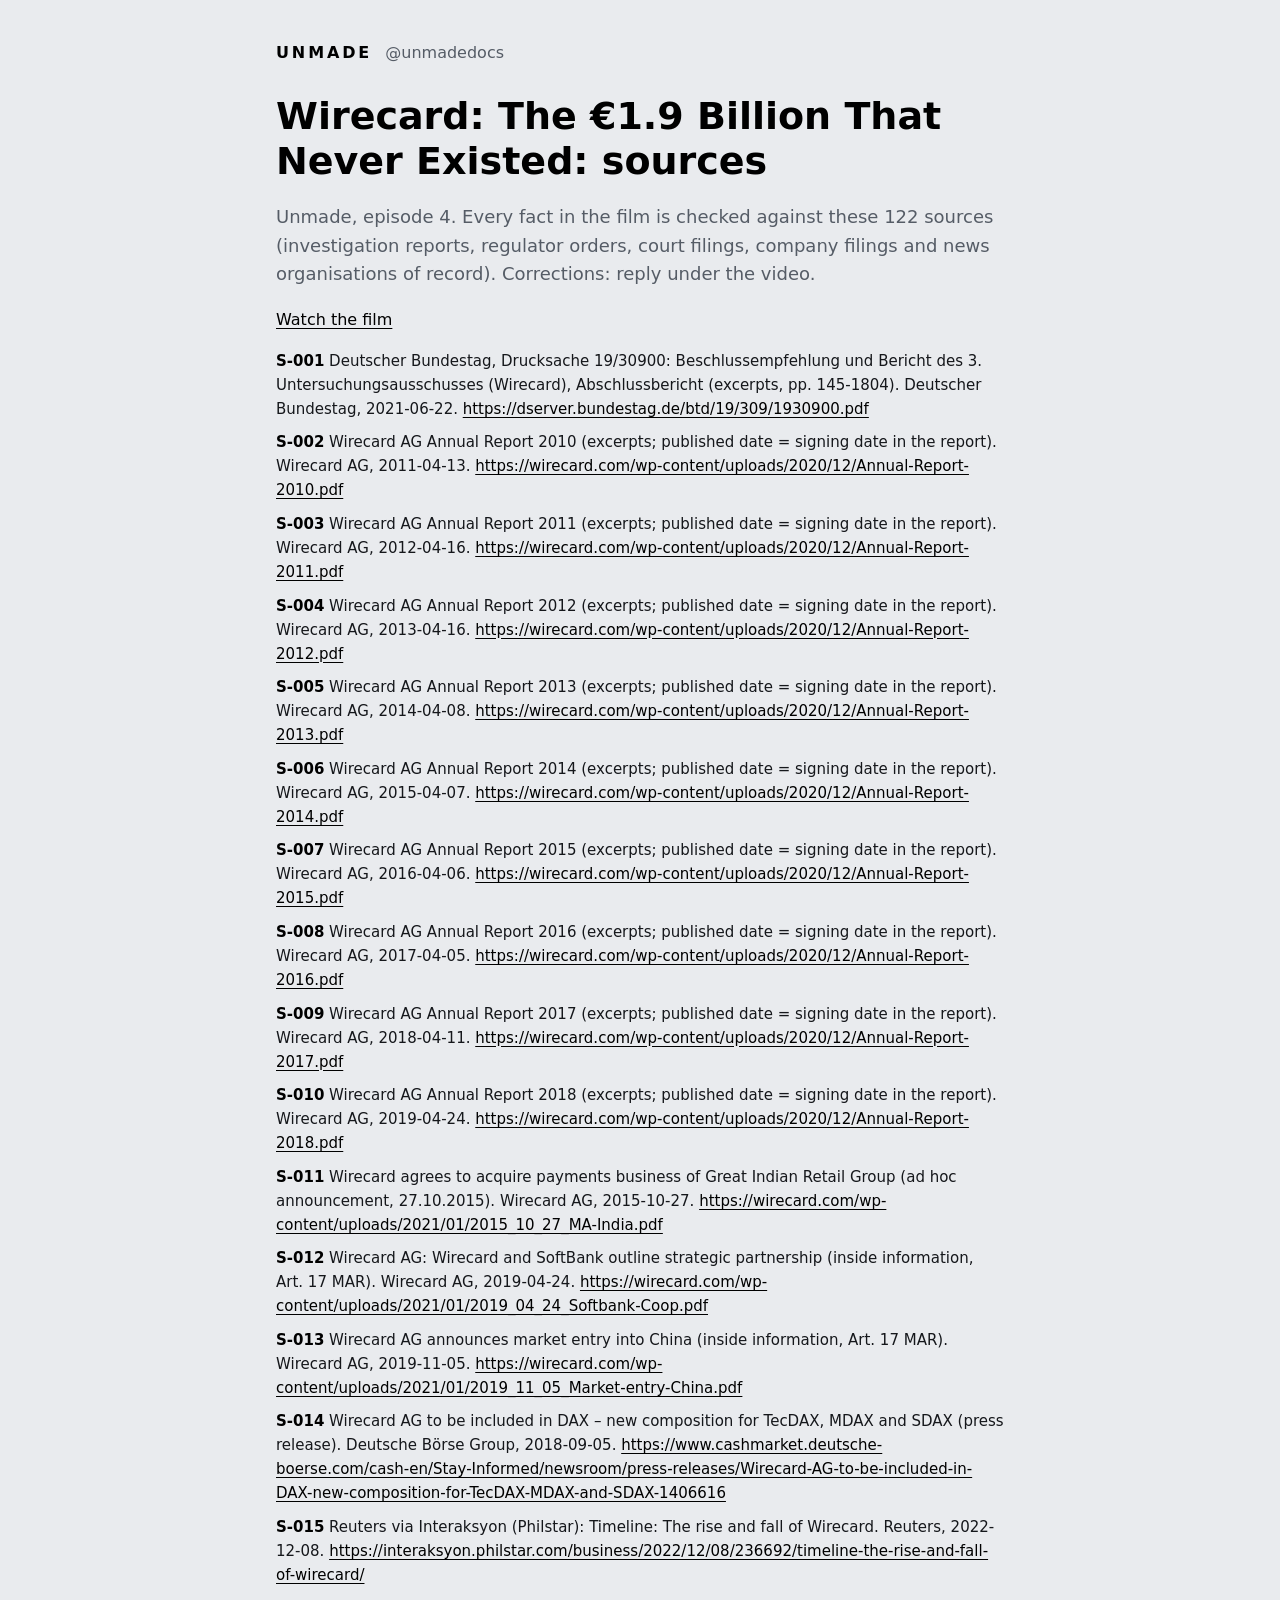
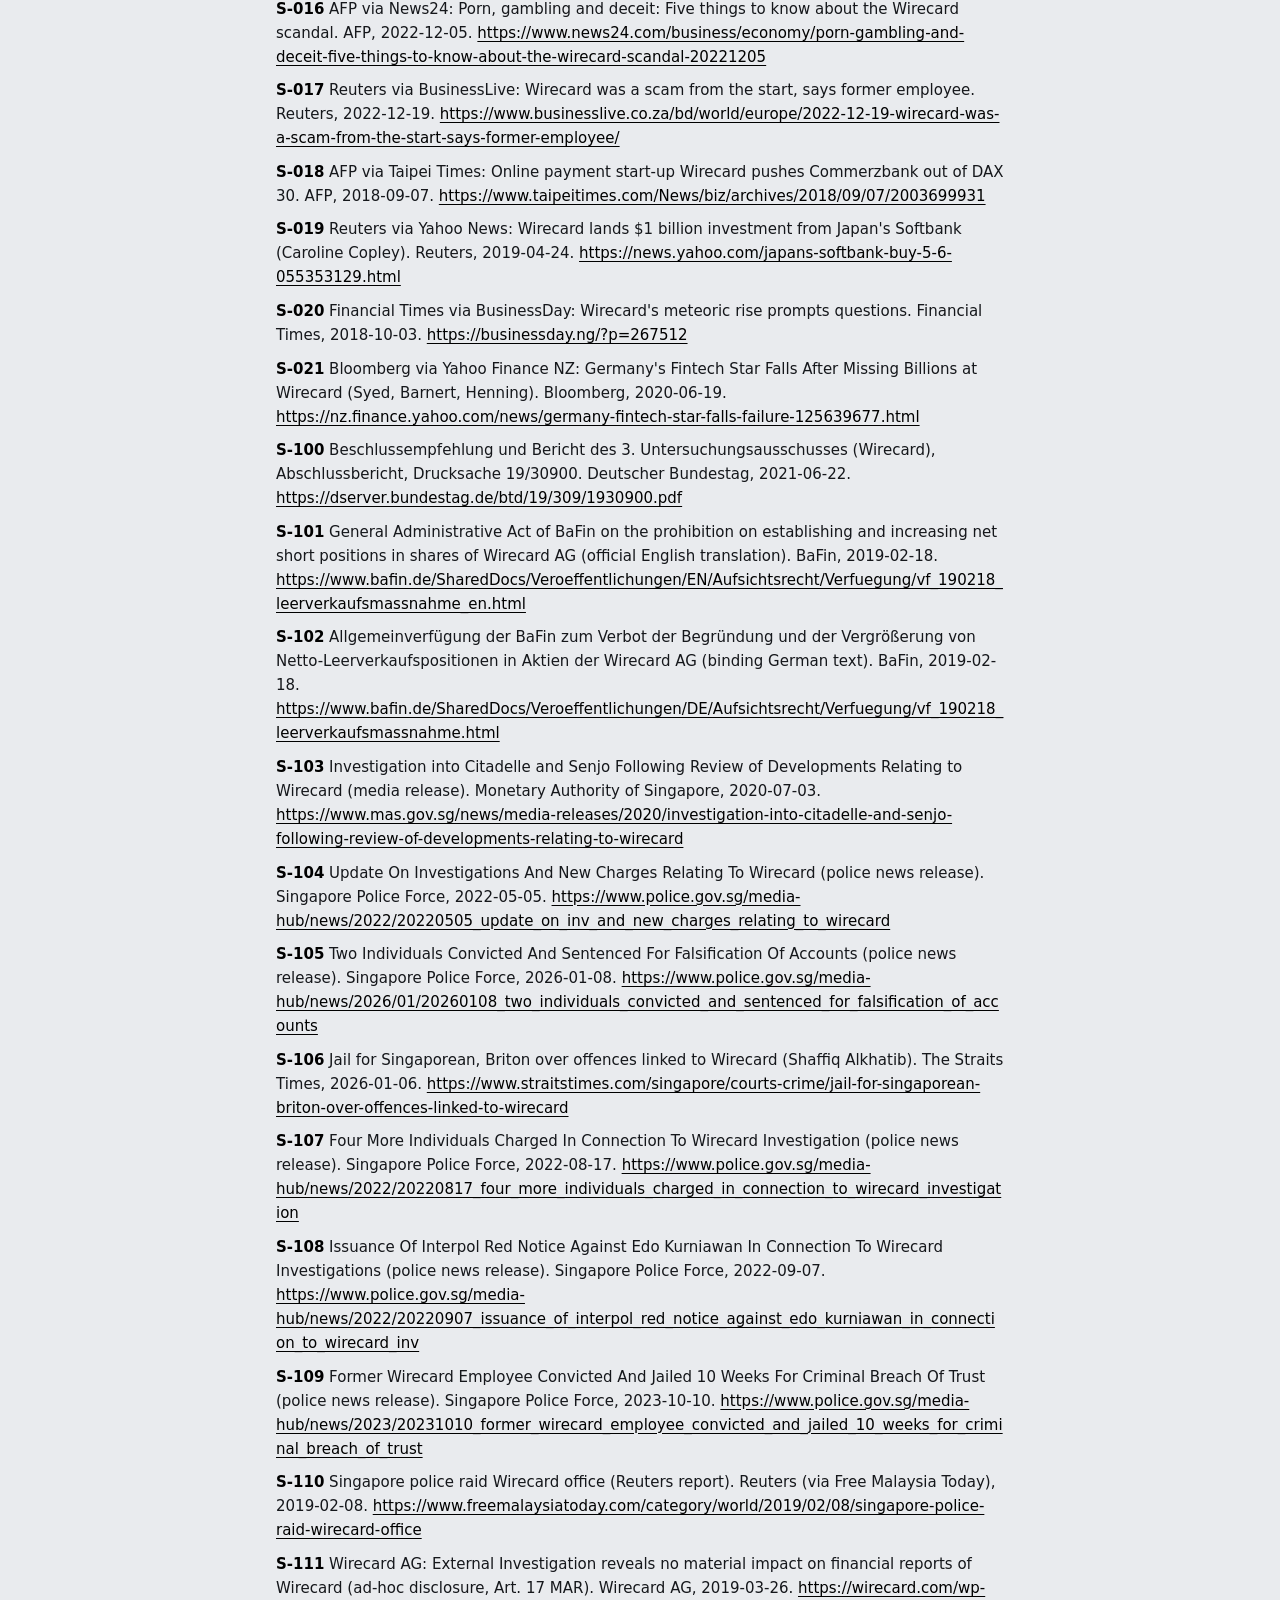
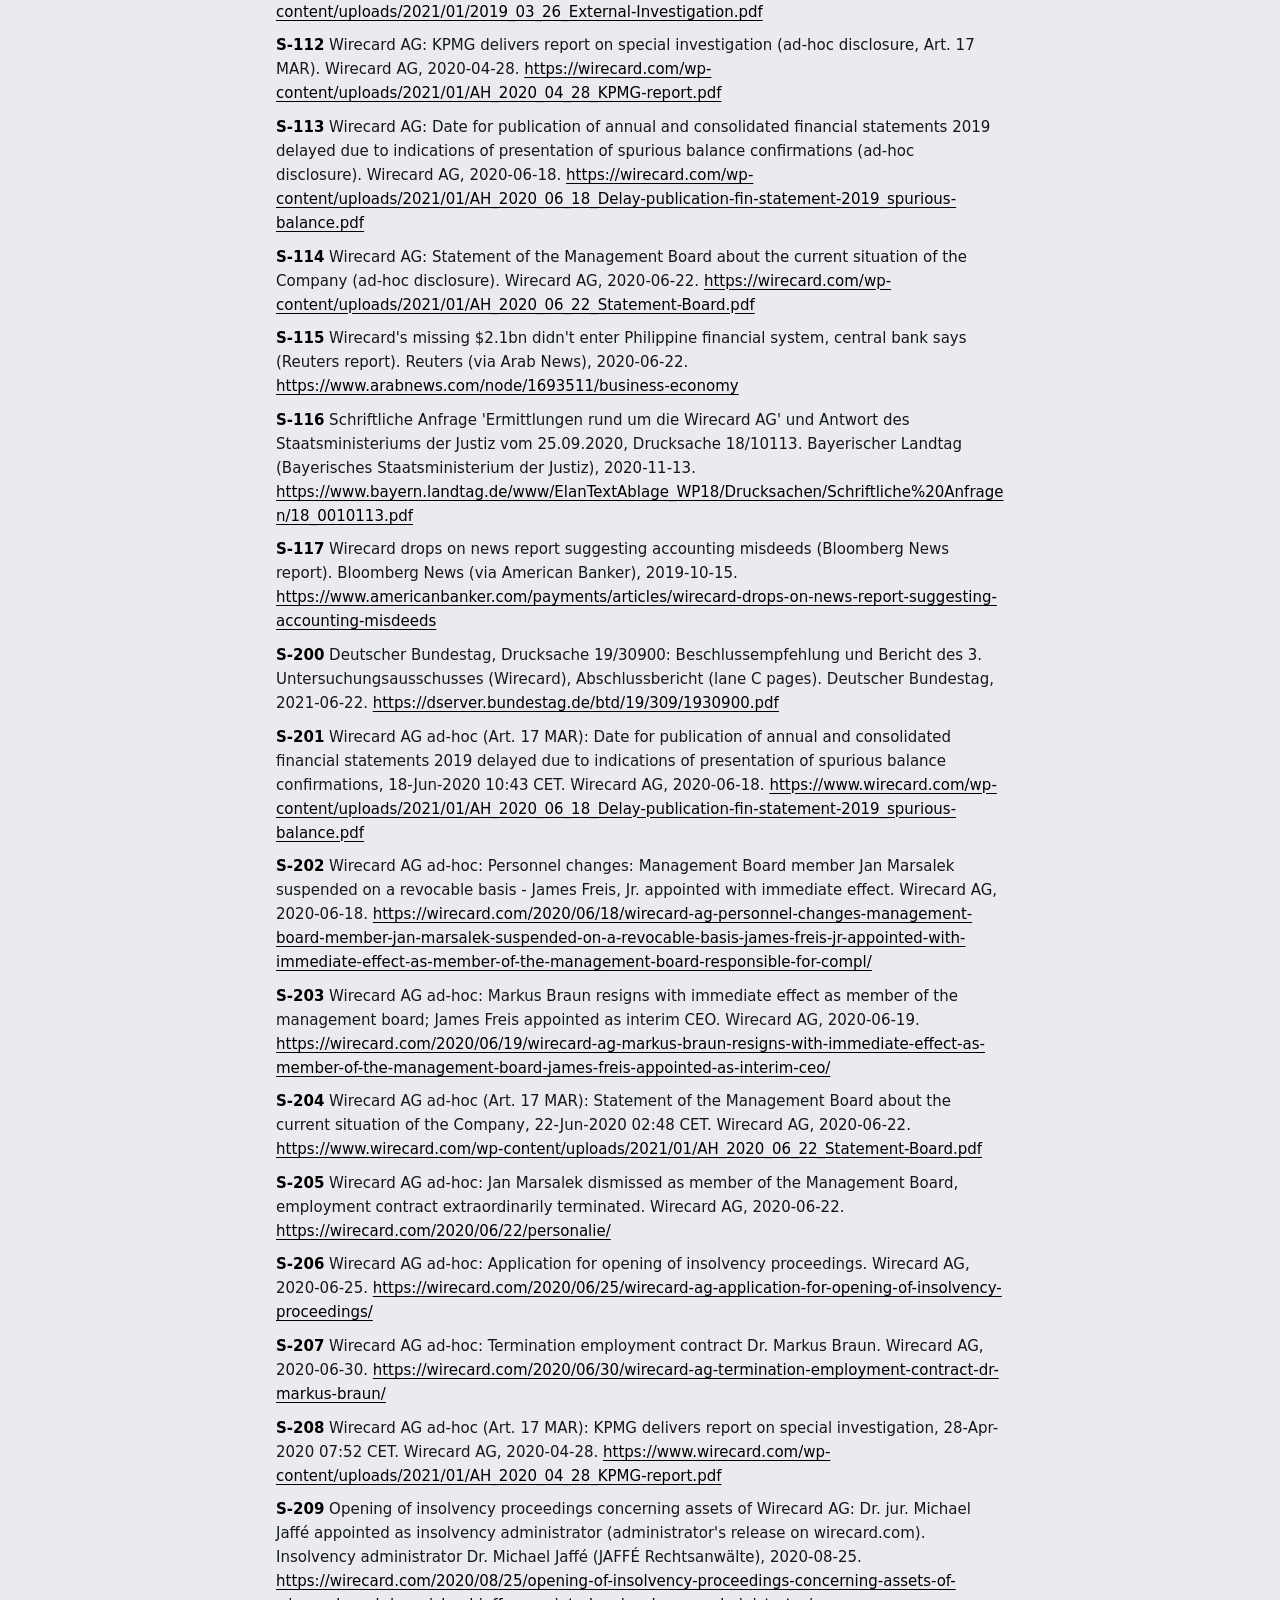
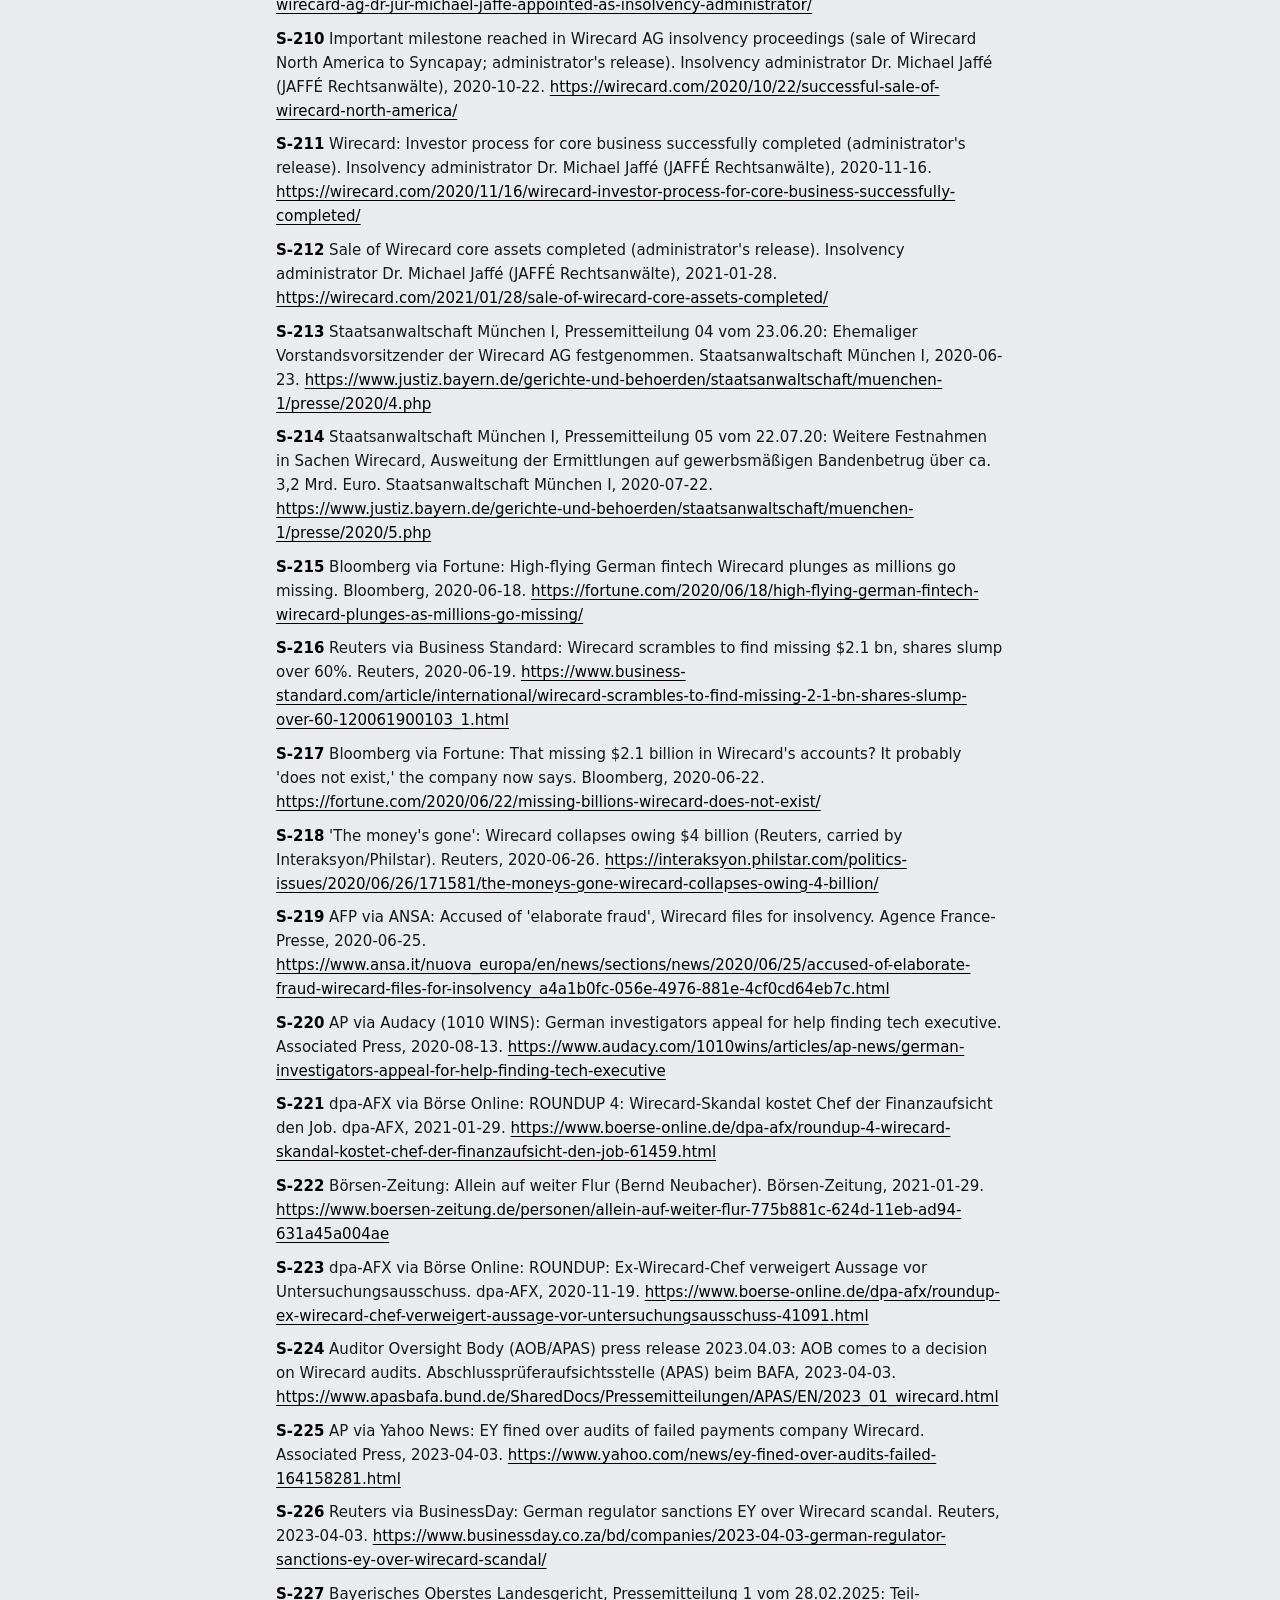
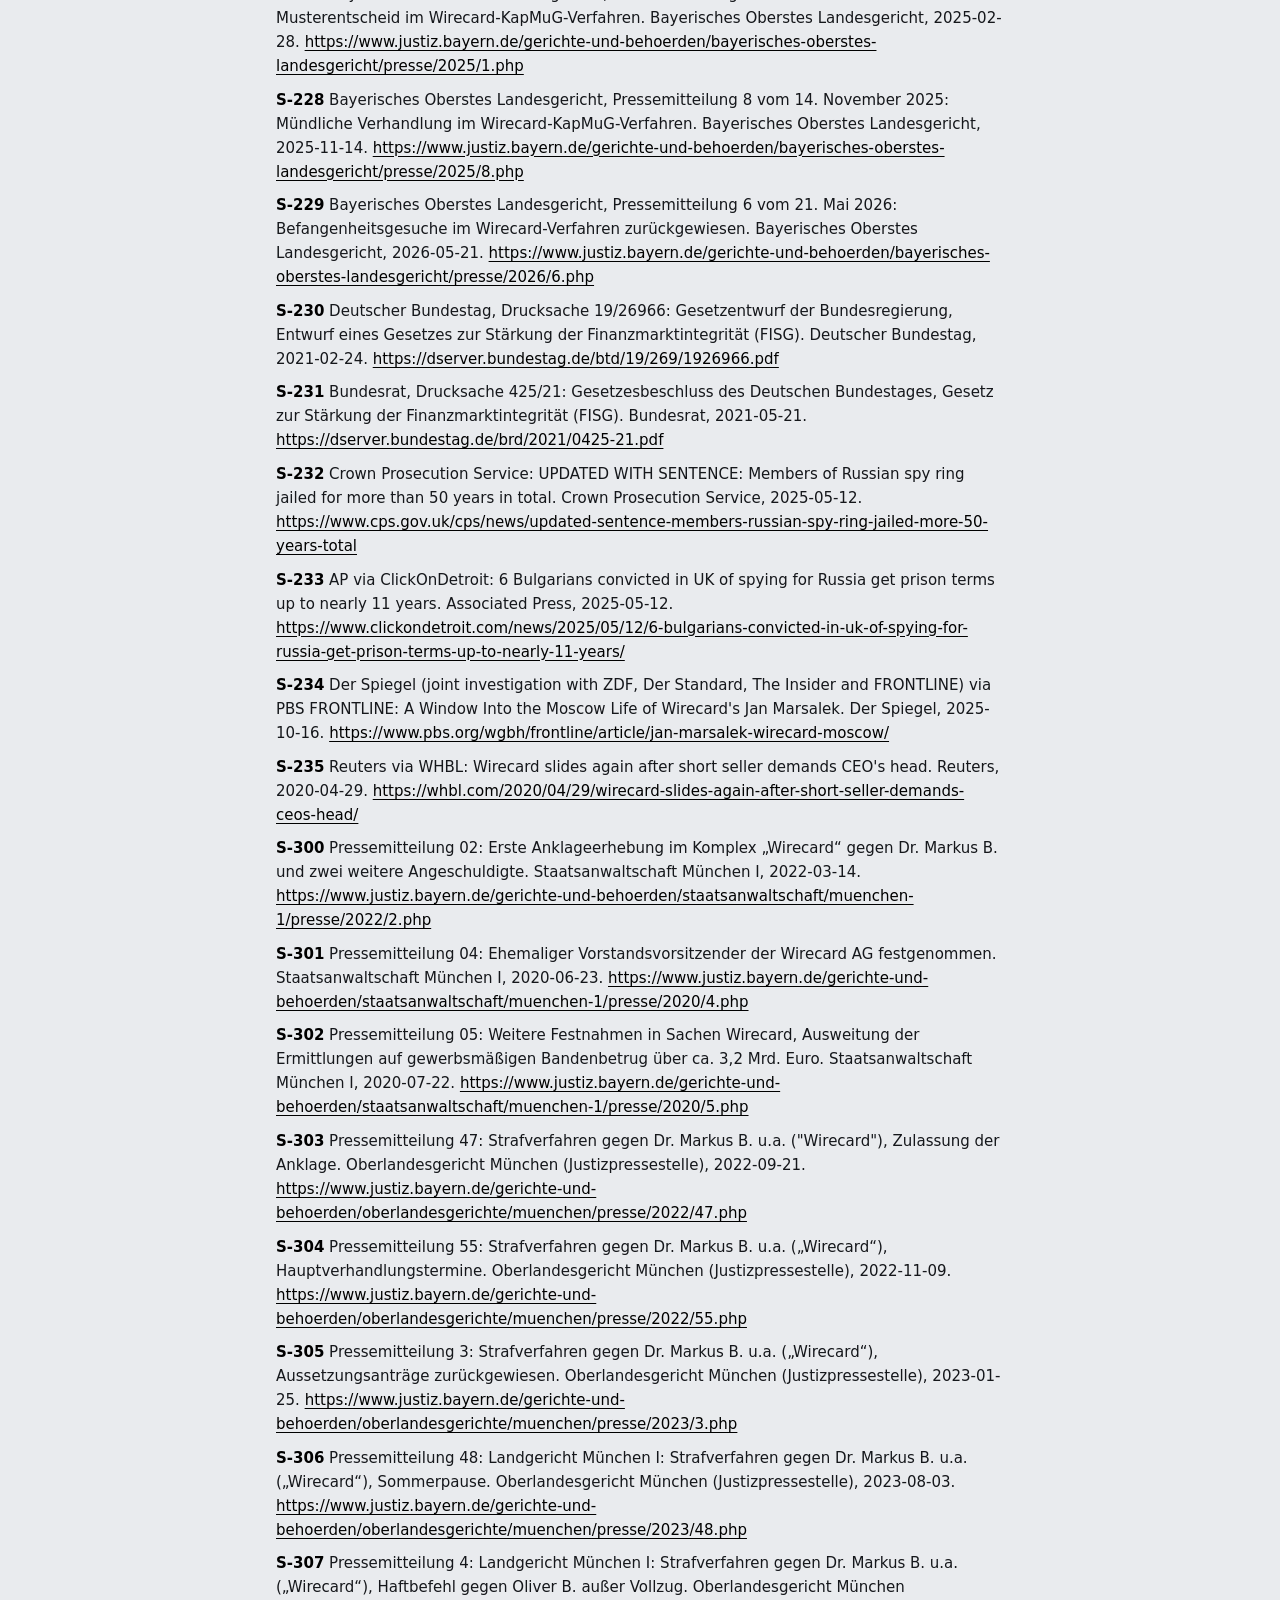
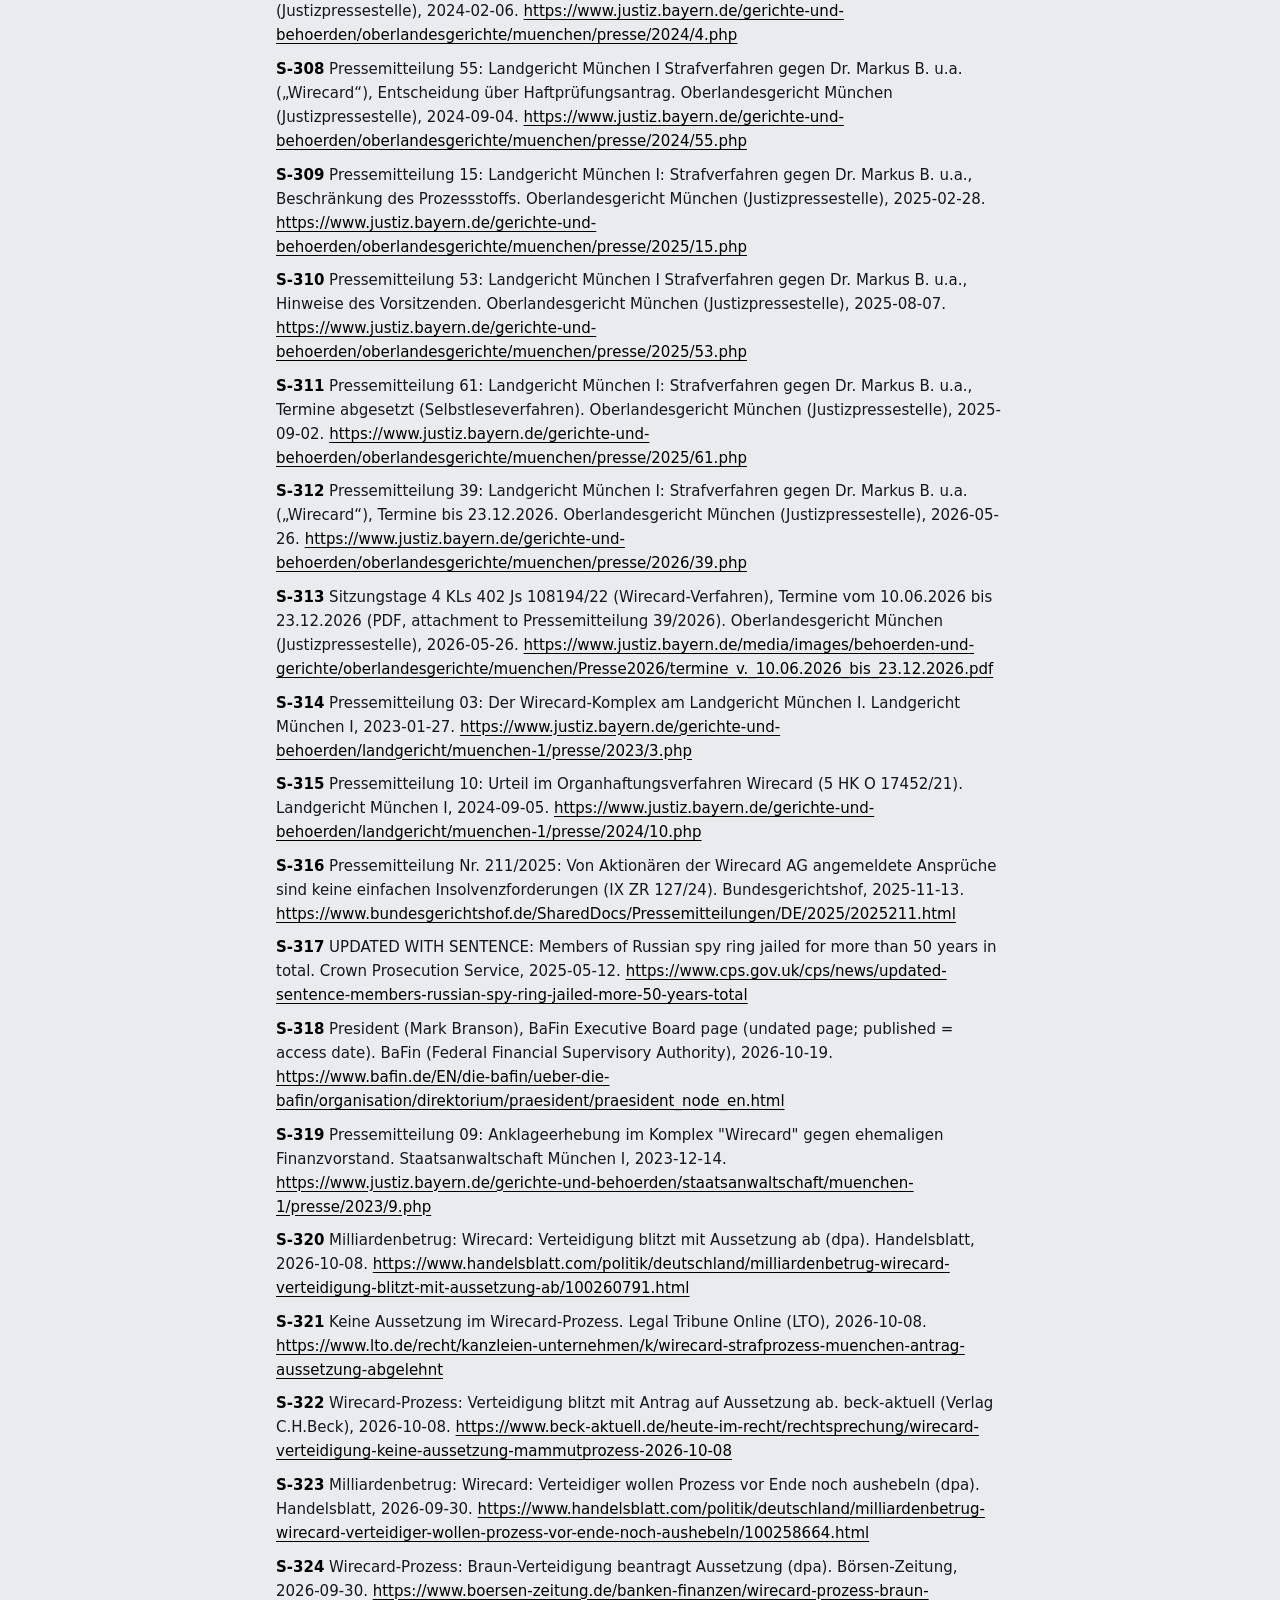
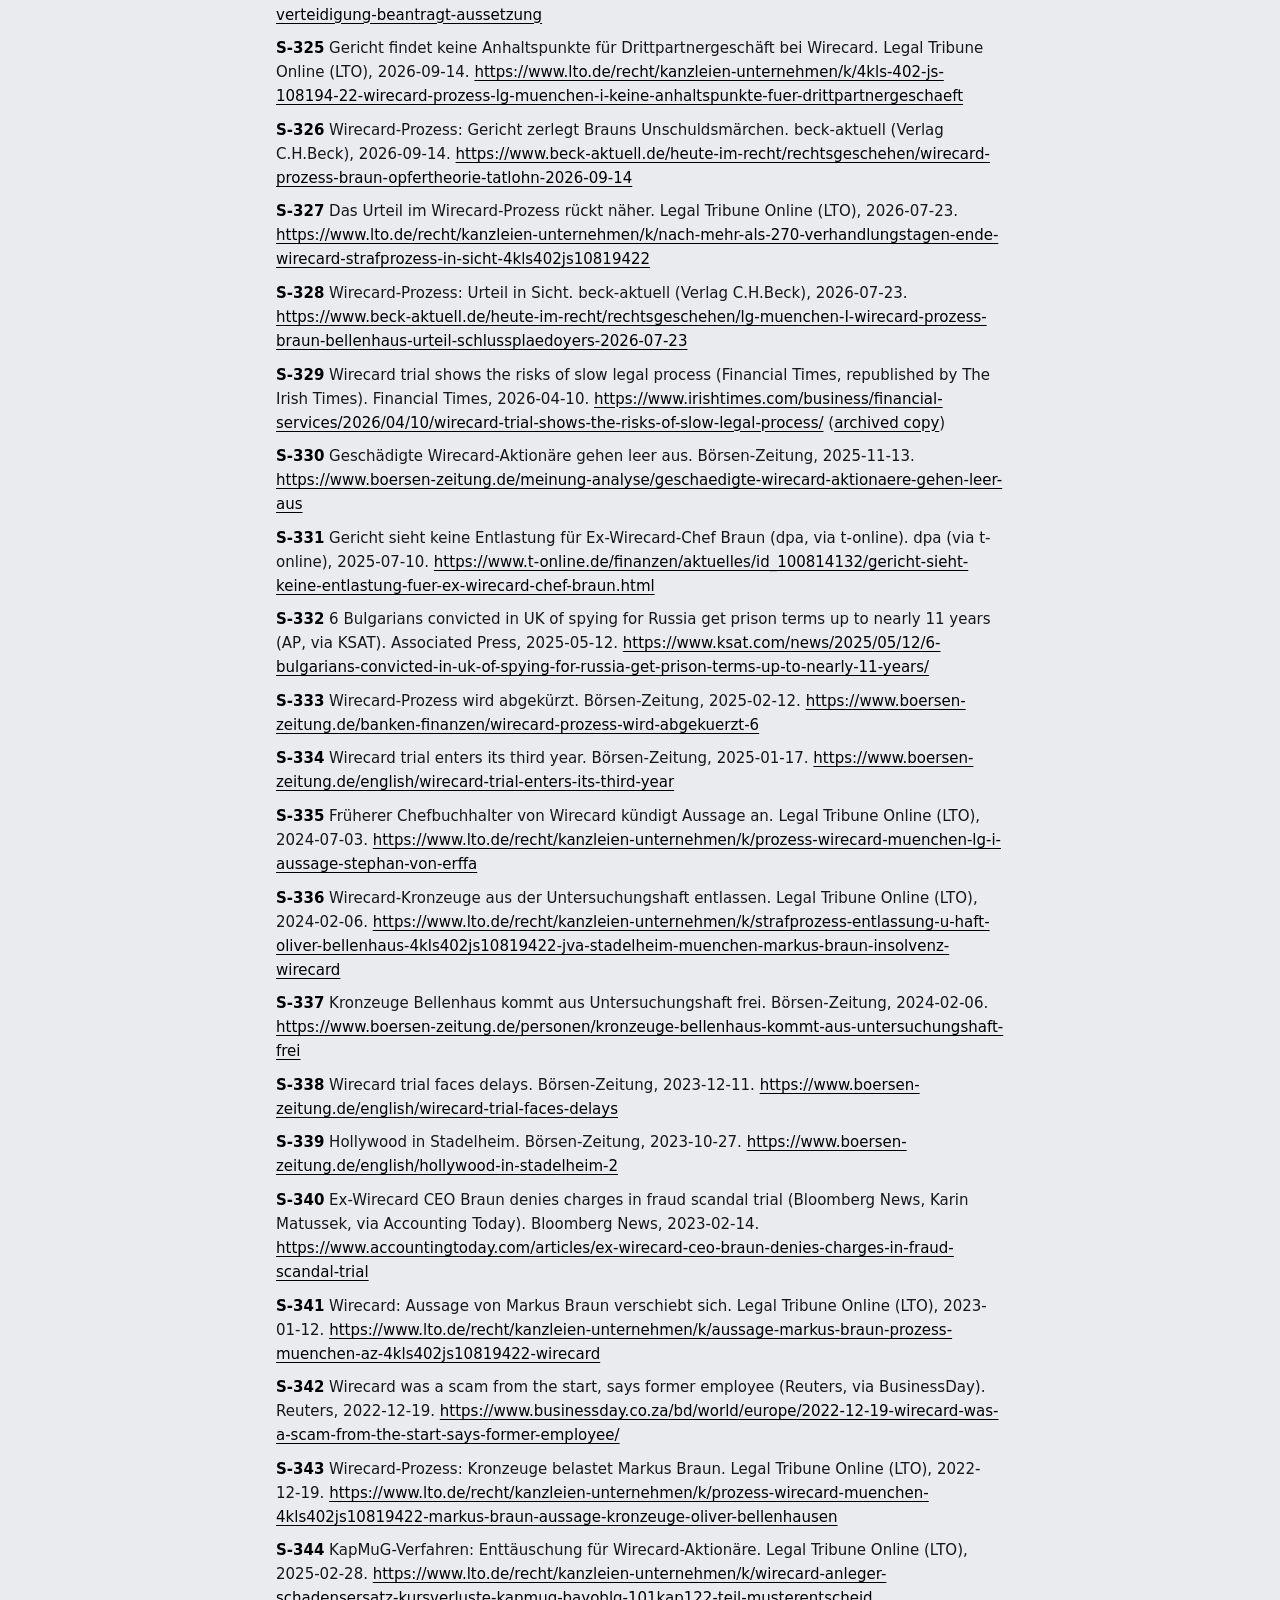
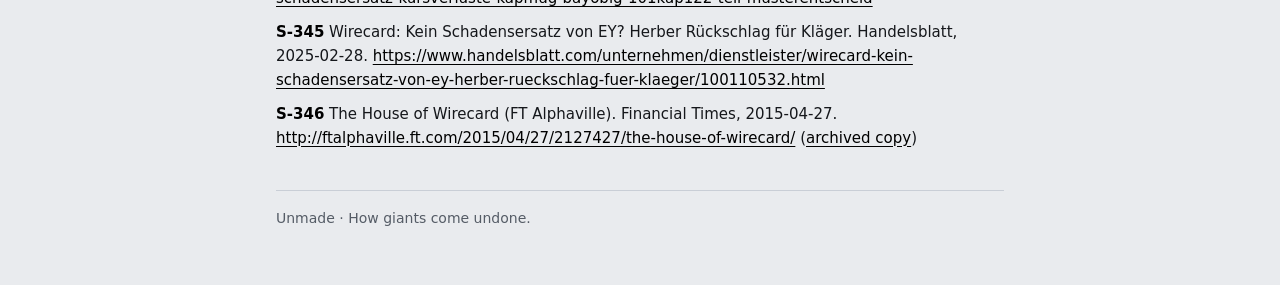
<file: sources/004-wirecard.html>
<!doctype html>
<html lang="en">
<head>
<meta charset="utf-8">
<meta name="viewport" content="width=device-width, initial-scale=1">
<meta name="robots" content="noindex, nofollow, noarchive">
<title>Sources: Wirecard: The €1.9 Billion That Never Existed (Unmade)</title>
<style>:root{--ground:#07080A;--surface:#111317;--line:#2A2E36;--text:#D9DEE4;--muted:#9AA3AD;--hi:#FFFFFF;--signal:#F03A3F}@media (prefers-color-scheme:light){:root{--ground:#E9EBEE;--surface:#FFFFFF;--line:#C9CED6;--text:#15171B;--muted:#555C66;--hi:#000000;--signal:#B3151A}}*{box-sizing:border-box}body{margin:0;background:var(--ground);color:var(--text);font:16px/1.6 system-ui,-apple-system,'Segoe UI',Roboto,sans-serif}main{max-width:760px;margin:0 auto;padding:40px 16px 56px}header{margin-bottom:28px}.wordmark{font-weight:800;letter-spacing:.18em;color:var(--hi)}.handle{color:var(--muted);margin-left:8px}h1{color:var(--hi);font-size:clamp(26px,5vw,38px);line-height:1.2;margin:0 0 12px}.lede{color:var(--muted);font-size:18px}a{color:var(--hi);text-underline-offset:3px}ol.sources{list-style:none;padding:0}ol.sources li{margin:.6rem 0;word-break:break-word;font-size:15px}ol.sources b{color:var(--hi)}footer{margin-top:40px;padding-top:16px;border-top:1px solid var(--line);color:var(--muted);font-size:14px}</style>
</head>
<body>
<main>
<header><span class="wordmark">UNMADE</span> <span class="handle">@unmadedocs</span></header>
<h1>Wirecard: The €1.9 Billion That Never Existed: sources</h1>
<p class="lede">Unmade, episode 4. Every fact in the film is checked against these 122 sources (investigation reports, regulator orders, court filings, company filings and news organisations of record). Corrections: reply under the video.</p>
<p><a href="https://youtu.be/UjqP0_C1WL0">Watch the film</a></p>
<ol class="sources">
<li><b>S-001</b> Deutscher Bundestag, Drucksache 19/30900: Beschlussempfehlung und Bericht des 3. Untersuchungsausschusses (Wirecard), Abschlussbericht (excerpts, pp. 145-1804). Deutscher Bundestag, 2021-06-22. <a href="https://dserver.bundestag.de/btd/19/309/1930900.pdf">https://dserver.bundestag.de/btd/19/309/1930900.pdf</a></li>
<li><b>S-002</b> Wirecard AG Annual Report 2010 (excerpts; published date = signing date in the report). Wirecard AG, 2011-04-13. <a href="https://wirecard.com/wp-content/uploads/2020/12/Annual-Report-2010.pdf">https://wirecard.com/wp-content/uploads/2020/12/Annual-Report-2010.pdf</a></li>
<li><b>S-003</b> Wirecard AG Annual Report 2011 (excerpts; published date = signing date in the report). Wirecard AG, 2012-04-16. <a href="https://wirecard.com/wp-content/uploads/2020/12/Annual-Report-2011.pdf">https://wirecard.com/wp-content/uploads/2020/12/Annual-Report-2011.pdf</a></li>
<li><b>S-004</b> Wirecard AG Annual Report 2012 (excerpts; published date = signing date in the report). Wirecard AG, 2013-04-16. <a href="https://wirecard.com/wp-content/uploads/2020/12/Annual-Report-2012.pdf">https://wirecard.com/wp-content/uploads/2020/12/Annual-Report-2012.pdf</a></li>
<li><b>S-005</b> Wirecard AG Annual Report 2013 (excerpts; published date = signing date in the report). Wirecard AG, 2014-04-08. <a href="https://wirecard.com/wp-content/uploads/2020/12/Annual-Report-2013.pdf">https://wirecard.com/wp-content/uploads/2020/12/Annual-Report-2013.pdf</a></li>
<li><b>S-006</b> Wirecard AG Annual Report 2014 (excerpts; published date = signing date in the report). Wirecard AG, 2015-04-07. <a href="https://wirecard.com/wp-content/uploads/2020/12/Annual-Report-2014.pdf">https://wirecard.com/wp-content/uploads/2020/12/Annual-Report-2014.pdf</a></li>
<li><b>S-007</b> Wirecard AG Annual Report 2015 (excerpts; published date = signing date in the report). Wirecard AG, 2016-04-06. <a href="https://wirecard.com/wp-content/uploads/2020/12/Annual-Report-2015.pdf">https://wirecard.com/wp-content/uploads/2020/12/Annual-Report-2015.pdf</a></li>
<li><b>S-008</b> Wirecard AG Annual Report 2016 (excerpts; published date = signing date in the report). Wirecard AG, 2017-04-05. <a href="https://wirecard.com/wp-content/uploads/2020/12/Annual-Report-2016.pdf">https://wirecard.com/wp-content/uploads/2020/12/Annual-Report-2016.pdf</a></li>
<li><b>S-009</b> Wirecard AG Annual Report 2017 (excerpts; published date = signing date in the report). Wirecard AG, 2018-04-11. <a href="https://wirecard.com/wp-content/uploads/2020/12/Annual-Report-2017.pdf">https://wirecard.com/wp-content/uploads/2020/12/Annual-Report-2017.pdf</a></li>
<li><b>S-010</b> Wirecard AG Annual Report 2018 (excerpts; published date = signing date in the report). Wirecard AG, 2019-04-24. <a href="https://wirecard.com/wp-content/uploads/2020/12/Annual-Report-2018.pdf">https://wirecard.com/wp-content/uploads/2020/12/Annual-Report-2018.pdf</a></li>
<li><b>S-011</b> Wirecard agrees to acquire payments business of Great Indian Retail Group (ad hoc announcement, 27.10.2015). Wirecard AG, 2015-10-27. <a href="https://wirecard.com/wp-content/uploads/2021/01/2015_10_27_MA-India.pdf">https://wirecard.com/wp-content/uploads/2021/01/2015_10_27_MA-India.pdf</a></li>
<li><b>S-012</b> Wirecard AG: Wirecard and SoftBank outline strategic partnership (inside information, Art. 17 MAR). Wirecard AG, 2019-04-24. <a href="https://wirecard.com/wp-content/uploads/2021/01/2019_04_24_Softbank-Coop.pdf">https://wirecard.com/wp-content/uploads/2021/01/2019_04_24_Softbank-Coop.pdf</a></li>
<li><b>S-013</b> Wirecard AG announces market entry into China (inside information, Art. 17 MAR). Wirecard AG, 2019-11-05. <a href="https://wirecard.com/wp-content/uploads/2021/01/2019_11_05_Market-entry-China.pdf">https://wirecard.com/wp-content/uploads/2021/01/2019_11_05_Market-entry-China.pdf</a></li>
<li><b>S-014</b> Wirecard AG to be included in DAX – new composition for TecDAX, MDAX and SDAX (press release). Deutsche Börse Group, 2018-09-05. <a href="https://www.cashmarket.deutsche-boerse.com/cash-en/Stay-Informed/newsroom/press-releases/Wirecard-AG-to-be-included-in-DAX-new-composition-for-TecDAX-MDAX-and-SDAX-1406616">https://www.cashmarket.deutsche-boerse.com/cash-en/Stay-Informed/newsroom/press-releases/Wirecard-AG-to-be-included-in-DAX-new-composition-for-TecDAX-MDAX-and-SDAX-1406616</a></li>
<li><b>S-015</b> Reuters via Interaksyon (Philstar): Timeline: The rise and fall of Wirecard. Reuters, 2022-12-08. <a href="https://interaksyon.philstar.com/business/2022/12/08/236692/timeline-the-rise-and-fall-of-wirecard/">https://interaksyon.philstar.com/business/2022/12/08/236692/timeline-the-rise-and-fall-of-wirecard/</a></li>
<li><b>S-016</b> AFP via News24: Porn, gambling and deceit: Five things to know about the Wirecard scandal. AFP, 2022-12-05. <a href="https://www.news24.com/business/economy/porn-gambling-and-deceit-five-things-to-know-about-the-wirecard-scandal-20221205">https://www.news24.com/business/economy/porn-gambling-and-deceit-five-things-to-know-about-the-wirecard-scandal-20221205</a></li>
<li><b>S-017</b> Reuters via BusinessLive: Wirecard was a scam from the start, says former employee. Reuters, 2022-12-19. <a href="https://www.businesslive.co.za/bd/world/europe/2022-12-19-wirecard-was-a-scam-from-the-start-says-former-employee/">https://www.businesslive.co.za/bd/world/europe/2022-12-19-wirecard-was-a-scam-from-the-start-says-former-employee/</a></li>
<li><b>S-018</b> AFP via Taipei Times: Online payment start-up Wirecard pushes Commerzbank out of DAX 30. AFP, 2018-09-07. <a href="https://www.taipeitimes.com/News/biz/archives/2018/09/07/2003699931">https://www.taipeitimes.com/News/biz/archives/2018/09/07/2003699931</a></li>
<li><b>S-019</b> Reuters via Yahoo News: Wirecard lands $1 billion investment from Japan&#x27;s Softbank (Caroline Copley). Reuters, 2019-04-24. <a href="https://news.yahoo.com/japans-softbank-buy-5-6-055353129.html">https://news.yahoo.com/japans-softbank-buy-5-6-055353129.html</a></li>
<li><b>S-020</b> Financial Times via BusinessDay: Wirecard&#x27;s meteoric rise prompts questions. Financial Times, 2018-10-03. <a href="https://businessday.ng/?p=267512">https://businessday.ng/?p=267512</a></li>
<li><b>S-021</b> Bloomberg via Yahoo Finance NZ: Germany&#x27;s Fintech Star Falls After Missing Billions at Wirecard (Syed, Barnert, Henning). Bloomberg, 2020-06-19. <a href="https://nz.finance.yahoo.com/news/germany-fintech-star-falls-failure-125639677.html">https://nz.finance.yahoo.com/news/germany-fintech-star-falls-failure-125639677.html</a></li>
<li><b>S-100</b> Beschlussempfehlung und Bericht des 3. Untersuchungsausschusses (Wirecard), Abschlussbericht, Drucksache 19/30900. Deutscher Bundestag, 2021-06-22. <a href="https://dserver.bundestag.de/btd/19/309/1930900.pdf">https://dserver.bundestag.de/btd/19/309/1930900.pdf</a></li>
<li><b>S-101</b> General Administrative Act of BaFin on the prohibition on establishing and increasing net short positions in shares of Wirecard AG (official English translation). BaFin, 2019-02-18. <a href="https://www.bafin.de/SharedDocs/Veroeffentlichungen/EN/Aufsichtsrecht/Verfuegung/vf_190218_leerverkaufsmassnahme_en.html">https://www.bafin.de/SharedDocs/Veroeffentlichungen/EN/Aufsichtsrecht/Verfuegung/vf_190218_leerverkaufsmassnahme_en.html</a></li>
<li><b>S-102</b> Allgemeinverfügung der BaFin zum Verbot der Begründung und der Vergrößerung von Netto-Leerverkaufspositionen in Aktien der Wirecard AG (binding German text). BaFin, 2019-02-18. <a href="https://www.bafin.de/SharedDocs/Veroeffentlichungen/DE/Aufsichtsrecht/Verfuegung/vf_190218_leerverkaufsmassnahme.html">https://www.bafin.de/SharedDocs/Veroeffentlichungen/DE/Aufsichtsrecht/Verfuegung/vf_190218_leerverkaufsmassnahme.html</a></li>
<li><b>S-103</b> Investigation into Citadelle and Senjo Following Review of Developments Relating to Wirecard (media release). Monetary Authority of Singapore, 2020-07-03. <a href="https://www.mas.gov.sg/news/media-releases/2020/investigation-into-citadelle-and-senjo-following-review-of-developments-relating-to-wirecard">https://www.mas.gov.sg/news/media-releases/2020/investigation-into-citadelle-and-senjo-following-review-of-developments-relating-to-wirecard</a></li>
<li><b>S-104</b> Update On Investigations And New Charges Relating To Wirecard (police news release). Singapore Police Force, 2022-05-05. <a href="https://www.police.gov.sg/media-hub/news/2022/20220505_update_on_inv_and_new_charges_relating_to_wirecard">https://www.police.gov.sg/media-hub/news/2022/20220505_update_on_inv_and_new_charges_relating_to_wirecard</a></li>
<li><b>S-105</b> Two Individuals Convicted And Sentenced For Falsification Of Accounts (police news release). Singapore Police Force, 2026-01-08. <a href="https://www.police.gov.sg/media-hub/news/2026/01/20260108_two_individuals_convicted_and_sentenced_for_falsification_of_accounts">https://www.police.gov.sg/media-hub/news/2026/01/20260108_two_individuals_convicted_and_sentenced_for_falsification_of_accounts</a></li>
<li><b>S-106</b> Jail for Singaporean, Briton over offences linked to Wirecard (Shaffiq Alkhatib). The Straits Times, 2026-01-06. <a href="https://www.straitstimes.com/singapore/courts-crime/jail-for-singaporean-briton-over-offences-linked-to-wirecard">https://www.straitstimes.com/singapore/courts-crime/jail-for-singaporean-briton-over-offences-linked-to-wirecard</a></li>
<li><b>S-107</b> Four More Individuals Charged In Connection To Wirecard Investigation (police news release). Singapore Police Force, 2022-08-17. <a href="https://www.police.gov.sg/media-hub/news/2022/20220817_four_more_individuals_charged_in_connection_to_wirecard_investigation">https://www.police.gov.sg/media-hub/news/2022/20220817_four_more_individuals_charged_in_connection_to_wirecard_investigation</a></li>
<li><b>S-108</b> Issuance Of Interpol Red Notice Against Edo Kurniawan In Connection To Wirecard Investigations (police news release). Singapore Police Force, 2022-09-07. <a href="https://www.police.gov.sg/media-hub/news/2022/20220907_issuance_of_interpol_red_notice_against_edo_kurniawan_in_connection_to_wirecard_inv">https://www.police.gov.sg/media-hub/news/2022/20220907_issuance_of_interpol_red_notice_against_edo_kurniawan_in_connection_to_wirecard_inv</a></li>
<li><b>S-109</b> Former Wirecard Employee Convicted And Jailed 10 Weeks For Criminal Breach Of Trust (police news release). Singapore Police Force, 2023-10-10. <a href="https://www.police.gov.sg/media-hub/news/2023/20231010_former_wirecard_employee_convicted_and_jailed_10_weeks_for_criminal_breach_of_trust">https://www.police.gov.sg/media-hub/news/2023/20231010_former_wirecard_employee_convicted_and_jailed_10_weeks_for_criminal_breach_of_trust</a></li>
<li><b>S-110</b> Singapore police raid Wirecard office (Reuters report). Reuters (via Free Malaysia Today), 2019-02-08. <a href="https://www.freemalaysiatoday.com/category/world/2019/02/08/singapore-police-raid-wirecard-office">https://www.freemalaysiatoday.com/category/world/2019/02/08/singapore-police-raid-wirecard-office</a></li>
<li><b>S-111</b> Wirecard AG: External Investigation reveals no material impact on financial reports of Wirecard (ad-hoc disclosure, Art. 17 MAR). Wirecard AG, 2019-03-26. <a href="https://wirecard.com/wp-content/uploads/2021/01/2019_03_26_External-Investigation.pdf">https://wirecard.com/wp-content/uploads/2021/01/2019_03_26_External-Investigation.pdf</a></li>
<li><b>S-112</b> Wirecard AG: KPMG delivers report on special investigation (ad-hoc disclosure, Art. 17 MAR). Wirecard AG, 2020-04-28. <a href="https://wirecard.com/wp-content/uploads/2021/01/AH_2020_04_28_KPMG-report.pdf">https://wirecard.com/wp-content/uploads/2021/01/AH_2020_04_28_KPMG-report.pdf</a></li>
<li><b>S-113</b> Wirecard AG: Date for publication of annual and consolidated financial statements 2019 delayed due to indications of presentation of spurious balance confirmations (ad-hoc disclosure). Wirecard AG, 2020-06-18. <a href="https://wirecard.com/wp-content/uploads/2021/01/AH_2020_06_18_Delay-publication-fin-statement-2019_spurious-balance.pdf">https://wirecard.com/wp-content/uploads/2021/01/AH_2020_06_18_Delay-publication-fin-statement-2019_spurious-balance.pdf</a></li>
<li><b>S-114</b> Wirecard AG: Statement of the Management Board about the current situation of the Company (ad-hoc disclosure). Wirecard AG, 2020-06-22. <a href="https://wirecard.com/wp-content/uploads/2021/01/AH_2020_06_22_Statement-Board.pdf">https://wirecard.com/wp-content/uploads/2021/01/AH_2020_06_22_Statement-Board.pdf</a></li>
<li><b>S-115</b> Wirecard&#x27;s missing $2.1bn didn&#x27;t enter Philippine financial system, central bank says (Reuters report). Reuters (via Arab News), 2020-06-22. <a href="https://www.arabnews.com/node/1693511/business-economy">https://www.arabnews.com/node/1693511/business-economy</a></li>
<li><b>S-116</b> Schriftliche Anfrage &#x27;Ermittlungen rund um die Wirecard AG&#x27; und Antwort des Staatsministeriums der Justiz vom 25.09.2020, Drucksache 18/10113. Bayerischer Landtag (Bayerisches Staatsministerium der Justiz), 2020-11-13. <a href="https://www.bayern.landtag.de/www/ElanTextAblage_WP18/Drucksachen/Schriftliche%20Anfragen/18_0010113.pdf">https://www.bayern.landtag.de/www/ElanTextAblage_WP18/Drucksachen/Schriftliche%20Anfragen/18_0010113.pdf</a></li>
<li><b>S-117</b> Wirecard drops on news report suggesting accounting misdeeds (Bloomberg News report). Bloomberg News (via American Banker), 2019-10-15. <a href="https://www.americanbanker.com/payments/articles/wirecard-drops-on-news-report-suggesting-accounting-misdeeds">https://www.americanbanker.com/payments/articles/wirecard-drops-on-news-report-suggesting-accounting-misdeeds</a></li>
<li><b>S-200</b> Deutscher Bundestag, Drucksache 19/30900: Beschlussempfehlung und Bericht des 3. Untersuchungsausschusses (Wirecard), Abschlussbericht (lane C pages). Deutscher Bundestag, 2021-06-22. <a href="https://dserver.bundestag.de/btd/19/309/1930900.pdf">https://dserver.bundestag.de/btd/19/309/1930900.pdf</a></li>
<li><b>S-201</b> Wirecard AG ad-hoc (Art. 17 MAR): Date for publication of annual and consolidated financial statements 2019 delayed due to indications of presentation of spurious balance confirmations, 18-Jun-2020 10:43 CET. Wirecard AG, 2020-06-18. <a href="https://www.wirecard.com/wp-content/uploads/2021/01/AH_2020_06_18_Delay-publication-fin-statement-2019_spurious-balance.pdf">https://www.wirecard.com/wp-content/uploads/2021/01/AH_2020_06_18_Delay-publication-fin-statement-2019_spurious-balance.pdf</a></li>
<li><b>S-202</b> Wirecard AG ad-hoc: Personnel changes: Management Board member Jan Marsalek suspended on a revocable basis - James Freis, Jr. appointed with immediate effect. Wirecard AG, 2020-06-18. <a href="https://wirecard.com/2020/06/18/[base64]/">https://wirecard.com/2020/06/18/[base64]/</a></li>
<li><b>S-203</b> Wirecard AG ad-hoc: Markus Braun resigns with immediate effect as member of the management board; James Freis appointed as interim CEO. Wirecard AG, 2020-06-19. <a href="https://wirecard.com/2020/06/19/wirecard-ag-markus-braun-resigns-with-immediate-effect-as-member-of-the-management-board-james-freis-appointed-as-interim-ceo/">https://wirecard.com/2020/06/19/wirecard-ag-markus-braun-resigns-with-immediate-effect-as-member-of-the-management-board-james-freis-appointed-as-interim-ceo/</a></li>
<li><b>S-204</b> Wirecard AG ad-hoc (Art. 17 MAR): Statement of the Management Board about the current situation of the Company, 22-Jun-2020 02:48 CET. Wirecard AG, 2020-06-22. <a href="https://www.wirecard.com/wp-content/uploads/2021/01/AH_2020_06_22_Statement-Board.pdf">https://www.wirecard.com/wp-content/uploads/2021/01/AH_2020_06_22_Statement-Board.pdf</a></li>
<li><b>S-205</b> Wirecard AG ad-hoc: Jan Marsalek dismissed as member of the Management Board, employment contract extraordinarily terminated. Wirecard AG, 2020-06-22. <a href="https://wirecard.com/2020/06/22/personalie/">https://wirecard.com/2020/06/22/personalie/</a></li>
<li><b>S-206</b> Wirecard AG ad-hoc: Application for opening of insolvency proceedings. Wirecard AG, 2020-06-25. <a href="https://wirecard.com/2020/06/25/wirecard-ag-application-for-opening-of-insolvency-proceedings/">https://wirecard.com/2020/06/25/wirecard-ag-application-for-opening-of-insolvency-proceedings/</a></li>
<li><b>S-207</b> Wirecard AG ad-hoc: Termination employment contract Dr. Markus Braun. Wirecard AG, 2020-06-30. <a href="https://wirecard.com/2020/06/30/wirecard-ag-termination-employment-contract-dr-markus-braun/">https://wirecard.com/2020/06/30/wirecard-ag-termination-employment-contract-dr-markus-braun/</a></li>
<li><b>S-208</b> Wirecard AG ad-hoc (Art. 17 MAR): KPMG delivers report on special investigation, 28-Apr-2020 07:52 CET. Wirecard AG, 2020-04-28. <a href="https://www.wirecard.com/wp-content/uploads/2021/01/AH_2020_04_28_KPMG-report.pdf">https://www.wirecard.com/wp-content/uploads/2021/01/AH_2020_04_28_KPMG-report.pdf</a></li>
<li><b>S-209</b> Opening of insolvency proceedings concerning assets of Wirecard AG: Dr. jur. Michael Jaffé appointed as insolvency administrator (administrator&#x27;s release on wirecard.com). Insolvency administrator Dr. Michael Jaffé (JAFFÉ Rechtsanwälte), 2020-08-25. <a href="https://wirecard.com/2020/08/25/opening-of-insolvency-proceedings-concerning-assets-of-wirecard-ag-dr-jur-michael-jaffe-appointed-as-insolvency-administrator/">https://wirecard.com/2020/08/25/opening-of-insolvency-proceedings-concerning-assets-of-wirecard-ag-dr-jur-michael-jaffe-appointed-as-insolvency-administrator/</a></li>
<li><b>S-210</b> Important milestone reached in Wirecard AG insolvency proceedings (sale of Wirecard North America to Syncapay; administrator&#x27;s release). Insolvency administrator Dr. Michael Jaffé (JAFFÉ Rechtsanwälte), 2020-10-22. <a href="https://wirecard.com/2020/10/22/successful-sale-of-wirecard-north-america/">https://wirecard.com/2020/10/22/successful-sale-of-wirecard-north-america/</a></li>
<li><b>S-211</b> Wirecard: Investor process for core business successfully completed (administrator&#x27;s release). Insolvency administrator Dr. Michael Jaffé (JAFFÉ Rechtsanwälte), 2020-11-16. <a href="https://wirecard.com/2020/11/16/wirecard-investor-process-for-core-business-successfully-completed/">https://wirecard.com/2020/11/16/wirecard-investor-process-for-core-business-successfully-completed/</a></li>
<li><b>S-212</b> Sale of Wirecard core assets completed (administrator&#x27;s release). Insolvency administrator Dr. Michael Jaffé (JAFFÉ Rechtsanwälte), 2021-01-28. <a href="https://wirecard.com/2021/01/28/sale-of-wirecard-core-assets-completed/">https://wirecard.com/2021/01/28/sale-of-wirecard-core-assets-completed/</a></li>
<li><b>S-213</b> Staatsanwaltschaft München I, Pressemitteilung 04 vom 23.06.20: Ehemaliger Vorstandsvorsitzender der Wirecard AG festgenommen. Staatsanwaltschaft München I, 2020-06-23. <a href="https://www.justiz.bayern.de/gerichte-und-behoerden/staatsanwaltschaft/muenchen-1/presse/2020/4.php">https://www.justiz.bayern.de/gerichte-und-behoerden/staatsanwaltschaft/muenchen-1/presse/2020/4.php</a></li>
<li><b>S-214</b> Staatsanwaltschaft München I, Pressemitteilung 05 vom 22.07.20: Weitere Festnahmen in Sachen Wirecard, Ausweitung der Ermittlungen auf gewerbsmäßigen Bandenbetrug über ca. 3,2 Mrd. Euro. Staatsanwaltschaft München I, 2020-07-22. <a href="https://www.justiz.bayern.de/gerichte-und-behoerden/staatsanwaltschaft/muenchen-1/presse/2020/5.php">https://www.justiz.bayern.de/gerichte-und-behoerden/staatsanwaltschaft/muenchen-1/presse/2020/5.php</a></li>
<li><b>S-215</b> Bloomberg via Fortune: High-flying German fintech Wirecard plunges as millions go missing. Bloomberg, 2020-06-18. <a href="https://fortune.com/2020/06/18/high-flying-german-fintech-wirecard-plunges-as-millions-go-missing/">https://fortune.com/2020/06/18/high-flying-german-fintech-wirecard-plunges-as-millions-go-missing/</a></li>
<li><b>S-216</b> Reuters via Business Standard: Wirecard scrambles to find missing $2.1 bn, shares slump over 60%. Reuters, 2020-06-19. <a href="https://www.business-standard.com/article/international/wirecard-scrambles-to-find-missing-2-1-bn-shares-slump-over-60-120061900103_1.html">https://www.business-standard.com/article/international/wirecard-scrambles-to-find-missing-2-1-bn-shares-slump-over-60-120061900103_1.html</a></li>
<li><b>S-217</b> Bloomberg via Fortune: That missing $2.1 billion in Wirecard&#x27;s accounts? It probably &#x27;does not exist,&#x27; the company now says. Bloomberg, 2020-06-22. <a href="https://fortune.com/2020/06/22/missing-billions-wirecard-does-not-exist/">https://fortune.com/2020/06/22/missing-billions-wirecard-does-not-exist/</a></li>
<li><b>S-218</b> &#x27;The money&#x27;s gone&#x27;: Wirecard collapses owing $4 billion (Reuters, carried by Interaksyon/Philstar). Reuters, 2020-06-26. <a href="https://interaksyon.philstar.com/politics-issues/2020/06/26/171581/the-moneys-gone-wirecard-collapses-owing-4-billion/">https://interaksyon.philstar.com/politics-issues/2020/06/26/171581/the-moneys-gone-wirecard-collapses-owing-4-billion/</a></li>
<li><b>S-219</b> AFP via ANSA: Accused of &#x27;elaborate fraud&#x27;, Wirecard files for insolvency. Agence France-Presse, 2020-06-25. <a href="https://www.ansa.it/nuova_europa/en/news/sections/news/2020/06/25/accused-of-elaborate-fraud-wirecard-files-for-insolvency_a4a1b0fc-056e-4976-881e-4cf0cd64eb7c.html">https://www.ansa.it/nuova_europa/en/news/sections/news/2020/06/25/accused-of-elaborate-fraud-wirecard-files-for-insolvency_a4a1b0fc-056e-4976-881e-4cf0cd64eb7c.html</a></li>
<li><b>S-220</b> AP via Audacy (1010 WINS): German investigators appeal for help finding tech executive. Associated Press, 2020-08-13. <a href="https://www.audacy.com/1010wins/articles/ap-news/german-investigators-appeal-for-help-finding-tech-executive">https://www.audacy.com/1010wins/articles/ap-news/german-investigators-appeal-for-help-finding-tech-executive</a></li>
<li><b>S-221</b> dpa-AFX via Börse Online: ROUNDUP 4: Wirecard-Skandal kostet Chef der Finanzaufsicht den Job. dpa-AFX, 2021-01-29. <a href="https://www.boerse-online.de/dpa-afx/roundup-4-wirecard-skandal-kostet-chef-der-finanzaufsicht-den-job-61459.html">https://www.boerse-online.de/dpa-afx/roundup-4-wirecard-skandal-kostet-chef-der-finanzaufsicht-den-job-61459.html</a></li>
<li><b>S-222</b> Börsen-Zeitung: Allein auf weiter Flur (Bernd Neubacher). Börsen-Zeitung, 2021-01-29. <a href="https://www.boersen-zeitung.de/personen/allein-auf-weiter-flur-775b881c-624d-11eb-ad94-631a45a004ae">https://www.boersen-zeitung.de/personen/allein-auf-weiter-flur-775b881c-624d-11eb-ad94-631a45a004ae</a></li>
<li><b>S-223</b> dpa-AFX via Börse Online: ROUNDUP: Ex-Wirecard-Chef verweigert Aussage vor Untersuchungsausschuss. dpa-AFX, 2020-11-19. <a href="https://www.boerse-online.de/dpa-afx/roundup-ex-wirecard-chef-verweigert-aussage-vor-untersuchungsausschuss-41091.html">https://www.boerse-online.de/dpa-afx/roundup-ex-wirecard-chef-verweigert-aussage-vor-untersuchungsausschuss-41091.html</a></li>
<li><b>S-224</b> Auditor Oversight Body (AOB/APAS) press release 2023.04.03: AOB comes to a decision on Wirecard audits. Abschlussprüferaufsichtsstelle (APAS) beim BAFA, 2023-04-03. <a href="https://www.apasbafa.bund.de/SharedDocs/Pressemitteilungen/APAS/EN/2023_01_wirecard.html">https://www.apasbafa.bund.de/SharedDocs/Pressemitteilungen/APAS/EN/2023_01_wirecard.html</a></li>
<li><b>S-225</b> AP via Yahoo News: EY fined over audits of failed payments company Wirecard. Associated Press, 2023-04-03. <a href="https://www.yahoo.com/news/ey-fined-over-audits-failed-164158281.html">https://www.yahoo.com/news/ey-fined-over-audits-failed-164158281.html</a></li>
<li><b>S-226</b> Reuters via BusinessDay: German regulator sanctions EY over Wirecard scandal. Reuters, 2023-04-03. <a href="https://www.businessday.co.za/bd/companies/2023-04-03-german-regulator-sanctions-ey-over-wirecard-scandal/">https://www.businessday.co.za/bd/companies/2023-04-03-german-regulator-sanctions-ey-over-wirecard-scandal/</a></li>
<li><b>S-227</b> Bayerisches Oberstes Landesgericht, Pressemitteilung 1 vom 28.02.2025: Teil-Musterentscheid im Wirecard-KapMuG-Verfahren. Bayerisches Oberstes Landesgericht, 2025-02-28. <a href="https://www.justiz.bayern.de/gerichte-und-behoerden/bayerisches-oberstes-landesgericht/presse/2025/1.php">https://www.justiz.bayern.de/gerichte-und-behoerden/bayerisches-oberstes-landesgericht/presse/2025/1.php</a></li>
<li><b>S-228</b> Bayerisches Oberstes Landesgericht, Pressemitteilung 8 vom 14. November 2025: Mündliche Verhandlung im Wirecard-KapMuG-Verfahren. Bayerisches Oberstes Landesgericht, 2025-11-14. <a href="https://www.justiz.bayern.de/gerichte-und-behoerden/bayerisches-oberstes-landesgericht/presse/2025/8.php">https://www.justiz.bayern.de/gerichte-und-behoerden/bayerisches-oberstes-landesgericht/presse/2025/8.php</a></li>
<li><b>S-229</b> Bayerisches Oberstes Landesgericht, Pressemitteilung 6 vom 21. Mai 2026: Befangenheitsgesuche im Wirecard-Verfahren zurückgewiesen. Bayerisches Oberstes Landesgericht, 2026-05-21. <a href="https://www.justiz.bayern.de/gerichte-und-behoerden/bayerisches-oberstes-landesgericht/presse/2026/6.php">https://www.justiz.bayern.de/gerichte-und-behoerden/bayerisches-oberstes-landesgericht/presse/2026/6.php</a></li>
<li><b>S-230</b> Deutscher Bundestag, Drucksache 19/26966: Gesetzentwurf der Bundesregierung, Entwurf eines Gesetzes zur Stärkung der Finanzmarktintegrität (FISG). Deutscher Bundestag, 2021-02-24. <a href="https://dserver.bundestag.de/btd/19/269/1926966.pdf">https://dserver.bundestag.de/btd/19/269/1926966.pdf</a></li>
<li><b>S-231</b> Bundesrat, Drucksache 425/21: Gesetzesbeschluss des Deutschen Bundestages, Gesetz zur Stärkung der Finanzmarktintegrität (FISG). Bundesrat, 2021-05-21. <a href="https://dserver.bundestag.de/brd/2021/0425-21.pdf">https://dserver.bundestag.de/brd/2021/0425-21.pdf</a></li>
<li><b>S-232</b> Crown Prosecution Service: UPDATED WITH SENTENCE: Members of Russian spy ring jailed for more than 50 years in total. Crown Prosecution Service, 2025-05-12. <a href="https://www.cps.gov.uk/cps/news/updated-sentence-members-russian-spy-ring-jailed-more-50-years-total">https://www.cps.gov.uk/cps/news/updated-sentence-members-russian-spy-ring-jailed-more-50-years-total</a></li>
<li><b>S-233</b> AP via ClickOnDetroit: 6 Bulgarians convicted in UK of spying for Russia get prison terms up to nearly 11 years. Associated Press, 2025-05-12. <a href="https://www.clickondetroit.com/news/2025/05/12/6-bulgarians-convicted-in-uk-of-spying-for-russia-get-prison-terms-up-to-nearly-11-years/">https://www.clickondetroit.com/news/2025/05/12/6-bulgarians-convicted-in-uk-of-spying-for-russia-get-prison-terms-up-to-nearly-11-years/</a></li>
<li><b>S-234</b> Der Spiegel (joint investigation with ZDF, Der Standard, The Insider and FRONTLINE) via PBS FRONTLINE: A Window Into the Moscow Life of Wirecard&#x27;s Jan Marsalek. Der Spiegel, 2025-10-16. <a href="https://www.pbs.org/wgbh/frontline/article/jan-marsalek-wirecard-moscow/">https://www.pbs.org/wgbh/frontline/article/jan-marsalek-wirecard-moscow/</a></li>
<li><b>S-235</b> Reuters via WHBL: Wirecard slides again after short seller demands CEO&#x27;s head. Reuters, 2020-04-29. <a href="https://whbl.com/2020/04/29/wirecard-slides-again-after-short-seller-demands-ceos-head/">https://whbl.com/2020/04/29/wirecard-slides-again-after-short-seller-demands-ceos-head/</a></li>
<li><b>S-300</b> Pressemitteilung 02: Erste Anklageerhebung im Komplex „Wirecard“ gegen Dr. Markus B. und zwei weitere Angeschuldigte. Staatsanwaltschaft München I, 2022-03-14. <a href="https://www.justiz.bayern.de/gerichte-und-behoerden/staatsanwaltschaft/muenchen-1/presse/2022/2.php">https://www.justiz.bayern.de/gerichte-und-behoerden/staatsanwaltschaft/muenchen-1/presse/2022/2.php</a></li>
<li><b>S-301</b> Pressemitteilung 04: Ehemaliger Vorstandsvorsitzender der Wirecard AG festgenommen. Staatsanwaltschaft München I, 2020-06-23. <a href="https://www.justiz.bayern.de/gerichte-und-behoerden/staatsanwaltschaft/muenchen-1/presse/2020/4.php">https://www.justiz.bayern.de/gerichte-und-behoerden/staatsanwaltschaft/muenchen-1/presse/2020/4.php</a></li>
<li><b>S-302</b> Pressemitteilung 05: Weitere Festnahmen in Sachen Wirecard, Ausweitung der Ermittlungen auf gewerbsmäßigen Bandenbetrug über ca. 3,2 Mrd. Euro. Staatsanwaltschaft München I, 2020-07-22. <a href="https://www.justiz.bayern.de/gerichte-und-behoerden/staatsanwaltschaft/muenchen-1/presse/2020/5.php">https://www.justiz.bayern.de/gerichte-und-behoerden/staatsanwaltschaft/muenchen-1/presse/2020/5.php</a></li>
<li><b>S-303</b> Pressemitteilung 47: Strafverfahren gegen Dr. Markus B. u.a. (&quot;Wirecard&quot;), Zulassung der Anklage. Oberlandesgericht München (Justizpressestelle), 2022-09-21. <a href="https://www.justiz.bayern.de/gerichte-und-behoerden/oberlandesgerichte/muenchen/presse/2022/47.php">https://www.justiz.bayern.de/gerichte-und-behoerden/oberlandesgerichte/muenchen/presse/2022/47.php</a></li>
<li><b>S-304</b> Pressemitteilung 55: Strafverfahren gegen Dr. Markus B. u.a. („Wirecard“), Hauptverhandlungstermine. Oberlandesgericht München (Justizpressestelle), 2022-11-09. <a href="https://www.justiz.bayern.de/gerichte-und-behoerden/oberlandesgerichte/muenchen/presse/2022/55.php">https://www.justiz.bayern.de/gerichte-und-behoerden/oberlandesgerichte/muenchen/presse/2022/55.php</a></li>
<li><b>S-305</b> Pressemitteilung 3: Strafverfahren gegen Dr. Markus B. u.a. („Wirecard“), Aussetzungsanträge zurückgewiesen. Oberlandesgericht München (Justizpressestelle), 2023-01-25. <a href="https://www.justiz.bayern.de/gerichte-und-behoerden/oberlandesgerichte/muenchen/presse/2023/3.php">https://www.justiz.bayern.de/gerichte-und-behoerden/oberlandesgerichte/muenchen/presse/2023/3.php</a></li>
<li><b>S-306</b> Pressemitteilung 48: Landgericht München I: Strafverfahren gegen Dr. Markus B. u.a. („Wirecard“), Sommerpause. Oberlandesgericht München (Justizpressestelle), 2023-08-03. <a href="https://www.justiz.bayern.de/gerichte-und-behoerden/oberlandesgerichte/muenchen/presse/2023/48.php">https://www.justiz.bayern.de/gerichte-und-behoerden/oberlandesgerichte/muenchen/presse/2023/48.php</a></li>
<li><b>S-307</b> Pressemitteilung 4: Landgericht München I: Strafverfahren gegen Dr. Markus B. u.a. („Wirecard“), Haftbefehl gegen Oliver B. außer Vollzug. Oberlandesgericht München (Justizpressestelle), 2024-02-06. <a href="https://www.justiz.bayern.de/gerichte-und-behoerden/oberlandesgerichte/muenchen/presse/2024/4.php">https://www.justiz.bayern.de/gerichte-und-behoerden/oberlandesgerichte/muenchen/presse/2024/4.php</a></li>
<li><b>S-308</b> Pressemitteilung 55: Landgericht München I Strafverfahren gegen Dr. Markus B. u.a. („Wirecard“), Entscheidung über Haftprüfungsantrag. Oberlandesgericht München (Justizpressestelle), 2024-09-04. <a href="https://www.justiz.bayern.de/gerichte-und-behoerden/oberlandesgerichte/muenchen/presse/2024/55.php">https://www.justiz.bayern.de/gerichte-und-behoerden/oberlandesgerichte/muenchen/presse/2024/55.php</a></li>
<li><b>S-309</b> Pressemitteilung 15: Landgericht München I: Strafverfahren gegen Dr. Markus B. u.a., Beschränkung des Prozessstoffs. Oberlandesgericht München (Justizpressestelle), 2025-02-28. <a href="https://www.justiz.bayern.de/gerichte-und-behoerden/oberlandesgerichte/muenchen/presse/2025/15.php">https://www.justiz.bayern.de/gerichte-und-behoerden/oberlandesgerichte/muenchen/presse/2025/15.php</a></li>
<li><b>S-310</b> Pressemitteilung 53: Landgericht München I Strafverfahren gegen Dr. Markus B. u.a., Hinweise des Vorsitzenden. Oberlandesgericht München (Justizpressestelle), 2025-08-07. <a href="https://www.justiz.bayern.de/gerichte-und-behoerden/oberlandesgerichte/muenchen/presse/2025/53.php">https://www.justiz.bayern.de/gerichte-und-behoerden/oberlandesgerichte/muenchen/presse/2025/53.php</a></li>
<li><b>S-311</b> Pressemitteilung 61: Landgericht München I: Strafverfahren gegen Dr. Markus B. u.a., Termine abgesetzt (Selbstleseverfahren). Oberlandesgericht München (Justizpressestelle), 2025-09-02. <a href="https://www.justiz.bayern.de/gerichte-und-behoerden/oberlandesgerichte/muenchen/presse/2025/61.php">https://www.justiz.bayern.de/gerichte-und-behoerden/oberlandesgerichte/muenchen/presse/2025/61.php</a></li>
<li><b>S-312</b> Pressemitteilung 39: Landgericht München I: Strafverfahren gegen Dr. Markus B. u.a. („Wirecard“), Termine bis 23.12.2026. Oberlandesgericht München (Justizpressestelle), 2026-05-26. <a href="https://www.justiz.bayern.de/gerichte-und-behoerden/oberlandesgerichte/muenchen/presse/2026/39.php">https://www.justiz.bayern.de/gerichte-und-behoerden/oberlandesgerichte/muenchen/presse/2026/39.php</a></li>
<li><b>S-313</b> Sitzungstage 4 KLs 402 Js 108194/22 (Wirecard-Verfahren), Termine vom 10.06.2026 bis 23.12.2026 (PDF, attachment to Pressemitteilung 39/2026). Oberlandesgericht München (Justizpressestelle), 2026-05-26. <a href="https://www.justiz.bayern.de/media/images/behoerden-und-gerichte/oberlandesgerichte/muenchen/Presse2026/termine_v._10.06.2026_bis_23.12.2026.pdf">https://www.justiz.bayern.de/media/images/behoerden-und-gerichte/oberlandesgerichte/muenchen/Presse2026/termine_v._10.06.2026_bis_23.12.2026.pdf</a></li>
<li><b>S-314</b> Pressemitteilung 03: Der Wirecard-Komplex am Landgericht München I. Landgericht München I, 2023-01-27. <a href="https://www.justiz.bayern.de/gerichte-und-behoerden/landgericht/muenchen-1/presse/2023/3.php">https://www.justiz.bayern.de/gerichte-und-behoerden/landgericht/muenchen-1/presse/2023/3.php</a></li>
<li><b>S-315</b> Pressemitteilung 10: Urteil im Organhaftungsverfahren Wirecard (5 HK O 17452/21). Landgericht München I, 2024-09-05. <a href="https://www.justiz.bayern.de/gerichte-und-behoerden/landgericht/muenchen-1/presse/2024/10.php">https://www.justiz.bayern.de/gerichte-und-behoerden/landgericht/muenchen-1/presse/2024/10.php</a></li>
<li><b>S-316</b> Pressemitteilung Nr. 211/2025: Von Aktionären der Wirecard AG angemeldete Ansprüche sind keine einfachen Insolvenzforderungen (IX ZR 127/24). Bundesgerichtshof, 2025-11-13. <a href="https://www.bundesgerichtshof.de/SharedDocs/Pressemitteilungen/DE/2025/2025211.html">https://www.bundesgerichtshof.de/SharedDocs/Pressemitteilungen/DE/2025/2025211.html</a></li>
<li><b>S-317</b> UPDATED WITH SENTENCE: Members of Russian spy ring jailed for more than 50 years in total. Crown Prosecution Service, 2025-05-12. <a href="https://www.cps.gov.uk/cps/news/updated-sentence-members-russian-spy-ring-jailed-more-50-years-total">https://www.cps.gov.uk/cps/news/updated-sentence-members-russian-spy-ring-jailed-more-50-years-total</a></li>
<li><b>S-318</b> President (Mark Branson), BaFin Executive Board page (undated page; published = access date). BaFin (Federal Financial Supervisory Authority), 2026-10-19. <a href="https://www.bafin.de/EN/die-bafin/ueber-die-bafin/organisation/direktorium/praesident/praesident_node_en.html">https://www.bafin.de/EN/die-bafin/ueber-die-bafin/organisation/direktorium/praesident/praesident_node_en.html</a></li>
<li><b>S-319</b> Pressemitteilung 09: Anklageerhebung im Komplex &quot;Wirecard&quot; gegen ehemaligen Finanzvorstand. Staatsanwaltschaft München I, 2023-12-14. <a href="https://www.justiz.bayern.de/gerichte-und-behoerden/staatsanwaltschaft/muenchen-1/presse/2023/9.php">https://www.justiz.bayern.de/gerichte-und-behoerden/staatsanwaltschaft/muenchen-1/presse/2023/9.php</a></li>
<li><b>S-320</b> Milliardenbetrug: Wirecard: Verteidigung blitzt mit Aussetzung ab (dpa). Handelsblatt, 2026-10-08. <a href="https://www.handelsblatt.com/politik/deutschland/milliardenbetrug-wirecard-verteidigung-blitzt-mit-aussetzung-ab/100260791.html">https://www.handelsblatt.com/politik/deutschland/milliardenbetrug-wirecard-verteidigung-blitzt-mit-aussetzung-ab/100260791.html</a></li>
<li><b>S-321</b> Keine Aussetzung im Wirecard-Prozess. Legal Tribune Online (LTO), 2026-10-08. <a href="https://www.lto.de/recht/kanzleien-unternehmen/k/wirecard-strafprozess-muenchen-antrag-aussetzung-abgelehnt">https://www.lto.de/recht/kanzleien-unternehmen/k/wirecard-strafprozess-muenchen-antrag-aussetzung-abgelehnt</a></li>
<li><b>S-322</b> Wirecard-Prozess: Verteidigung blitzt mit Antrag auf Aussetzung ab. beck-aktuell (Verlag C.H.Beck), 2026-10-08. <a href="https://www.beck-aktuell.de/heute-im-recht/rechtsprechung/wirecard-verteidigung-keine-aussetzung-mammutprozess-2026-10-08">https://www.beck-aktuell.de/heute-im-recht/rechtsprechung/wirecard-verteidigung-keine-aussetzung-mammutprozess-2026-10-08</a></li>
<li><b>S-323</b> Milliardenbetrug: Wirecard: Verteidiger wollen Prozess vor Ende noch aushebeln (dpa). Handelsblatt, 2026-09-30. <a href="https://www.handelsblatt.com/politik/deutschland/milliardenbetrug-wirecard-verteidiger-wollen-prozess-vor-ende-noch-aushebeln/100258664.html">https://www.handelsblatt.com/politik/deutschland/milliardenbetrug-wirecard-verteidiger-wollen-prozess-vor-ende-noch-aushebeln/100258664.html</a></li>
<li><b>S-324</b> Wirecard-Prozess: Braun-Verteidigung beantragt Aussetzung (dpa). Börsen-Zeitung, 2026-09-30. <a href="https://www.boersen-zeitung.de/banken-finanzen/wirecard-prozess-braun-verteidigung-beantragt-aussetzung">https://www.boersen-zeitung.de/banken-finanzen/wirecard-prozess-braun-verteidigung-beantragt-aussetzung</a></li>
<li><b>S-325</b> Gericht findet keine Anhaltspunkte für Drittpartnergeschäft bei Wirecard. Legal Tribune Online (LTO), 2026-09-14. <a href="https://www.lto.de/recht/kanzleien-unternehmen/k/4kls-402-js-108194-22-wirecard-prozess-lg-muenchen-i-keine-anhaltspunkte-fuer-drittpartnergeschaeft">https://www.lto.de/recht/kanzleien-unternehmen/k/4kls-402-js-108194-22-wirecard-prozess-lg-muenchen-i-keine-anhaltspunkte-fuer-drittpartnergeschaeft</a></li>
<li><b>S-326</b> Wirecard-Prozess: Gericht zerlegt Brauns Unschuldsmärchen. beck-aktuell (Verlag C.H.Beck), 2026-09-14. <a href="https://www.beck-aktuell.de/heute-im-recht/rechtsgeschehen/wirecard-prozess-braun-opfertheorie-tatlohn-2026-09-14">https://www.beck-aktuell.de/heute-im-recht/rechtsgeschehen/wirecard-prozess-braun-opfertheorie-tatlohn-2026-09-14</a></li>
<li><b>S-327</b> Das Urteil im Wirecard-Prozess rückt näher. Legal Tribune Online (LTO), 2026-07-23. <a href="https://www.lto.de/recht/kanzleien-unternehmen/k/nach-mehr-als-270-verhandlungstagen-ende-wirecard-strafprozess-in-sicht-4kls402js10819422">https://www.lto.de/recht/kanzleien-unternehmen/k/nach-mehr-als-270-verhandlungstagen-ende-wirecard-strafprozess-in-sicht-4kls402js10819422</a></li>
<li><b>S-328</b> Wirecard-Prozess: Urteil in Sicht. beck-aktuell (Verlag C.H.Beck), 2026-07-23. <a href="https://www.beck-aktuell.de/heute-im-recht/rechtsgeschehen/lg-muenchen-I-wirecard-prozess-braun-bellenhaus-urteil-schlussplaedoyers-2026-07-23">https://www.beck-aktuell.de/heute-im-recht/rechtsgeschehen/lg-muenchen-I-wirecard-prozess-braun-bellenhaus-urteil-schlussplaedoyers-2026-07-23</a></li>
<li><b>S-329</b> Wirecard trial shows the risks of slow legal process (Financial Times, republished by The Irish Times). Financial Times, 2026-04-10. <a href="https://www.irishtimes.com/business/financial-services/2026/04/10/wirecard-trial-shows-the-risks-of-slow-legal-process/">https://www.irishtimes.com/business/financial-services/2026/04/10/wirecard-trial-shows-the-risks-of-slow-legal-process/</a> (<a href="https://web.archive.org/web/20260513190031/https://www.irishtimes.com/business/financial-services/2026/04/10/wirecard-trial-shows-the-risks-of-slow-legal-process/">archived copy</a>)</li>
<li><b>S-330</b> Geschädigte Wirecard-Aktionäre gehen leer aus. Börsen-Zeitung, 2025-11-13. <a href="https://www.boersen-zeitung.de/meinung-analyse/geschaedigte-wirecard-aktionaere-gehen-leer-aus">https://www.boersen-zeitung.de/meinung-analyse/geschaedigte-wirecard-aktionaere-gehen-leer-aus</a></li>
<li><b>S-331</b> Gericht sieht keine Entlastung für Ex-Wirecard-Chef Braun (dpa, via t-online). dpa (via t-online), 2025-07-10. <a href="https://www.t-online.de/finanzen/aktuelles/id_100814132/gericht-sieht-keine-entlastung-fuer-ex-wirecard-chef-braun.html">https://www.t-online.de/finanzen/aktuelles/id_100814132/gericht-sieht-keine-entlastung-fuer-ex-wirecard-chef-braun.html</a></li>
<li><b>S-332</b> 6 Bulgarians convicted in UK of spying for Russia get prison terms up to nearly 11 years (AP, via KSAT). Associated Press, 2025-05-12. <a href="https://www.ksat.com/news/2025/05/12/6-bulgarians-convicted-in-uk-of-spying-for-russia-get-prison-terms-up-to-nearly-11-years/">https://www.ksat.com/news/2025/05/12/6-bulgarians-convicted-in-uk-of-spying-for-russia-get-prison-terms-up-to-nearly-11-years/</a></li>
<li><b>S-333</b> Wirecard-Prozess wird abgekürzt. Börsen-Zeitung, 2025-02-12. <a href="https://www.boersen-zeitung.de/banken-finanzen/wirecard-prozess-wird-abgekuerzt-6">https://www.boersen-zeitung.de/banken-finanzen/wirecard-prozess-wird-abgekuerzt-6</a></li>
<li><b>S-334</b> Wirecard trial enters its third year. Börsen-Zeitung, 2025-01-17. <a href="https://www.boersen-zeitung.de/english/wirecard-trial-enters-its-third-year">https://www.boersen-zeitung.de/english/wirecard-trial-enters-its-third-year</a></li>
<li><b>S-335</b> Früherer Chefbuchhalter von Wirecard kündigt Aussage an. Legal Tribune Online (LTO), 2024-07-03. <a href="https://www.lto.de/recht/kanzleien-unternehmen/k/prozess-wirecard-muenchen-lg-i-aussage-stephan-von-erffa">https://www.lto.de/recht/kanzleien-unternehmen/k/prozess-wirecard-muenchen-lg-i-aussage-stephan-von-erffa</a></li>
<li><b>S-336</b> Wirecard-Kronzeuge aus der Untersuchungshaft entlassen. Legal Tribune Online (LTO), 2024-02-06. <a href="https://www.lto.de/recht/kanzleien-unternehmen/k/strafprozess-entlassung-u-haft-oliver-bellenhaus-4kls402js10819422-jva-stadelheim-muenchen-markus-braun-insolvenz-wirecard">https://www.lto.de/recht/kanzleien-unternehmen/k/strafprozess-entlassung-u-haft-oliver-bellenhaus-4kls402js10819422-jva-stadelheim-muenchen-markus-braun-insolvenz-wirecard</a></li>
<li><b>S-337</b> Kronzeuge Bellenhaus kommt aus Untersuchungshaft frei. Börsen-Zeitung, 2024-02-06. <a href="https://www.boersen-zeitung.de/personen/kronzeuge-bellenhaus-kommt-aus-untersuchungshaft-frei">https://www.boersen-zeitung.de/personen/kronzeuge-bellenhaus-kommt-aus-untersuchungshaft-frei</a></li>
<li><b>S-338</b> Wirecard trial faces delays. Börsen-Zeitung, 2023-12-11. <a href="https://www.boersen-zeitung.de/english/wirecard-trial-faces-delays">https://www.boersen-zeitung.de/english/wirecard-trial-faces-delays</a></li>
<li><b>S-339</b> Hollywood in Stadelheim. Börsen-Zeitung, 2023-10-27. <a href="https://www.boersen-zeitung.de/english/hollywood-in-stadelheim-2">https://www.boersen-zeitung.de/english/hollywood-in-stadelheim-2</a></li>
<li><b>S-340</b> Ex-Wirecard CEO Braun denies charges in fraud scandal trial (Bloomberg News, Karin Matussek, via Accounting Today). Bloomberg News, 2023-02-14. <a href="https://www.accountingtoday.com/articles/ex-wirecard-ceo-braun-denies-charges-in-fraud-scandal-trial">https://www.accountingtoday.com/articles/ex-wirecard-ceo-braun-denies-charges-in-fraud-scandal-trial</a></li>
<li><b>S-341</b> Wirecard: Aussage von Markus Braun verschiebt sich. Legal Tribune Online (LTO), 2023-01-12. <a href="https://www.lto.de/recht/kanzleien-unternehmen/k/aussage-markus-braun-prozess-muenchen-az-4kls402js10819422-wirecard">https://www.lto.de/recht/kanzleien-unternehmen/k/aussage-markus-braun-prozess-muenchen-az-4kls402js10819422-wirecard</a></li>
<li><b>S-342</b> Wirecard was a scam from the start, says former employee (Reuters, via BusinessDay). Reuters, 2022-12-19. <a href="https://www.businessday.co.za/bd/world/europe/2022-12-19-wirecard-was-a-scam-from-the-start-says-former-employee/">https://www.businessday.co.za/bd/world/europe/2022-12-19-wirecard-was-a-scam-from-the-start-says-former-employee/</a></li>
<li><b>S-343</b> Wirecard-Prozess: Kronzeuge belastet Markus Braun. Legal Tribune Online (LTO), 2022-12-19. <a href="https://www.lto.de/recht/kanzleien-unternehmen/k/prozess-wirecard-muenchen-4kls402js10819422-markus-braun-aussage-kronzeuge-oliver-bellenhausen">https://www.lto.de/recht/kanzleien-unternehmen/k/prozess-wirecard-muenchen-4kls402js10819422-markus-braun-aussage-kronzeuge-oliver-bellenhausen</a></li>
<li><b>S-344</b> KapMuG-Verfahren: Enttäuschung für Wirecard-Aktionäre. Legal Tribune Online (LTO), 2025-02-28. <a href="https://www.lto.de/recht/kanzleien-unternehmen/k/wirecard-anleger-schadensersatz-kursverluste-kapmug-bayoblg-101kap122-teil-musterentscheid">https://www.lto.de/recht/kanzleien-unternehmen/k/wirecard-anleger-schadensersatz-kursverluste-kapmug-bayoblg-101kap122-teil-musterentscheid</a></li>
<li><b>S-345</b> Wirecard: Kein Schadensersatz von EY? Herber Rückschlag für Kläger. Handelsblatt, 2025-02-28. <a href="https://www.handelsblatt.com/unternehmen/dienstleister/wirecard-kein-schadensersatz-von-ey-herber-rueckschlag-fuer-klaeger/100110532.html">https://www.handelsblatt.com/unternehmen/dienstleister/wirecard-kein-schadensersatz-von-ey-herber-rueckschlag-fuer-klaeger/100110532.html</a></li>
<li><b>S-346</b> The House of Wirecard (FT Alphaville). Financial Times, 2015-04-27. <a href="http://ftalphaville.ft.com/2015/04/27/2127427/the-house-of-wirecard/">http://ftalphaville.ft.com/2015/04/27/2127427/the-house-of-wirecard/</a> (<a href="https://web.archive.org/web/20150428063805/http://ftalphaville.ft.com/2015/04/27/2127427/the-house-of-wirecard/">archived copy</a>)</li>
</ol>
<footer>Unmade · How giants come undone.</footer>
</main>
</body>
</html>
</file>
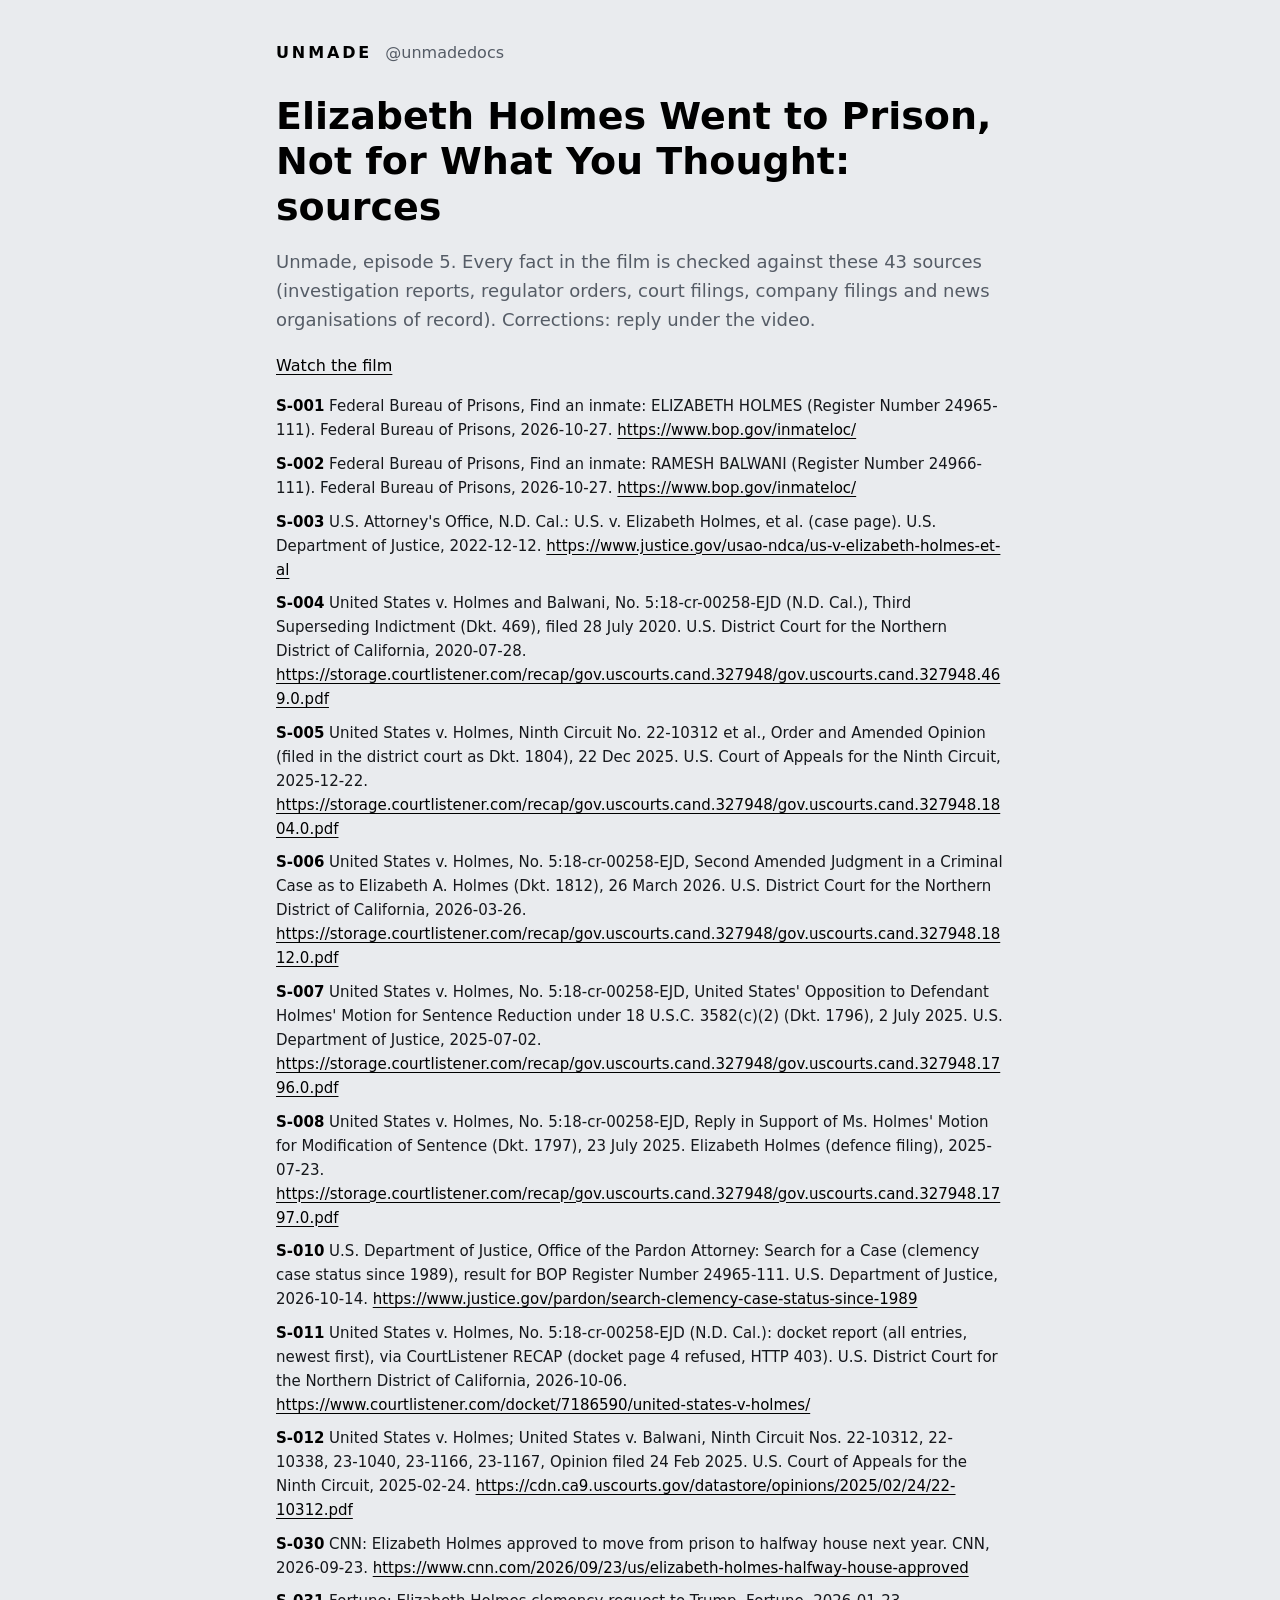
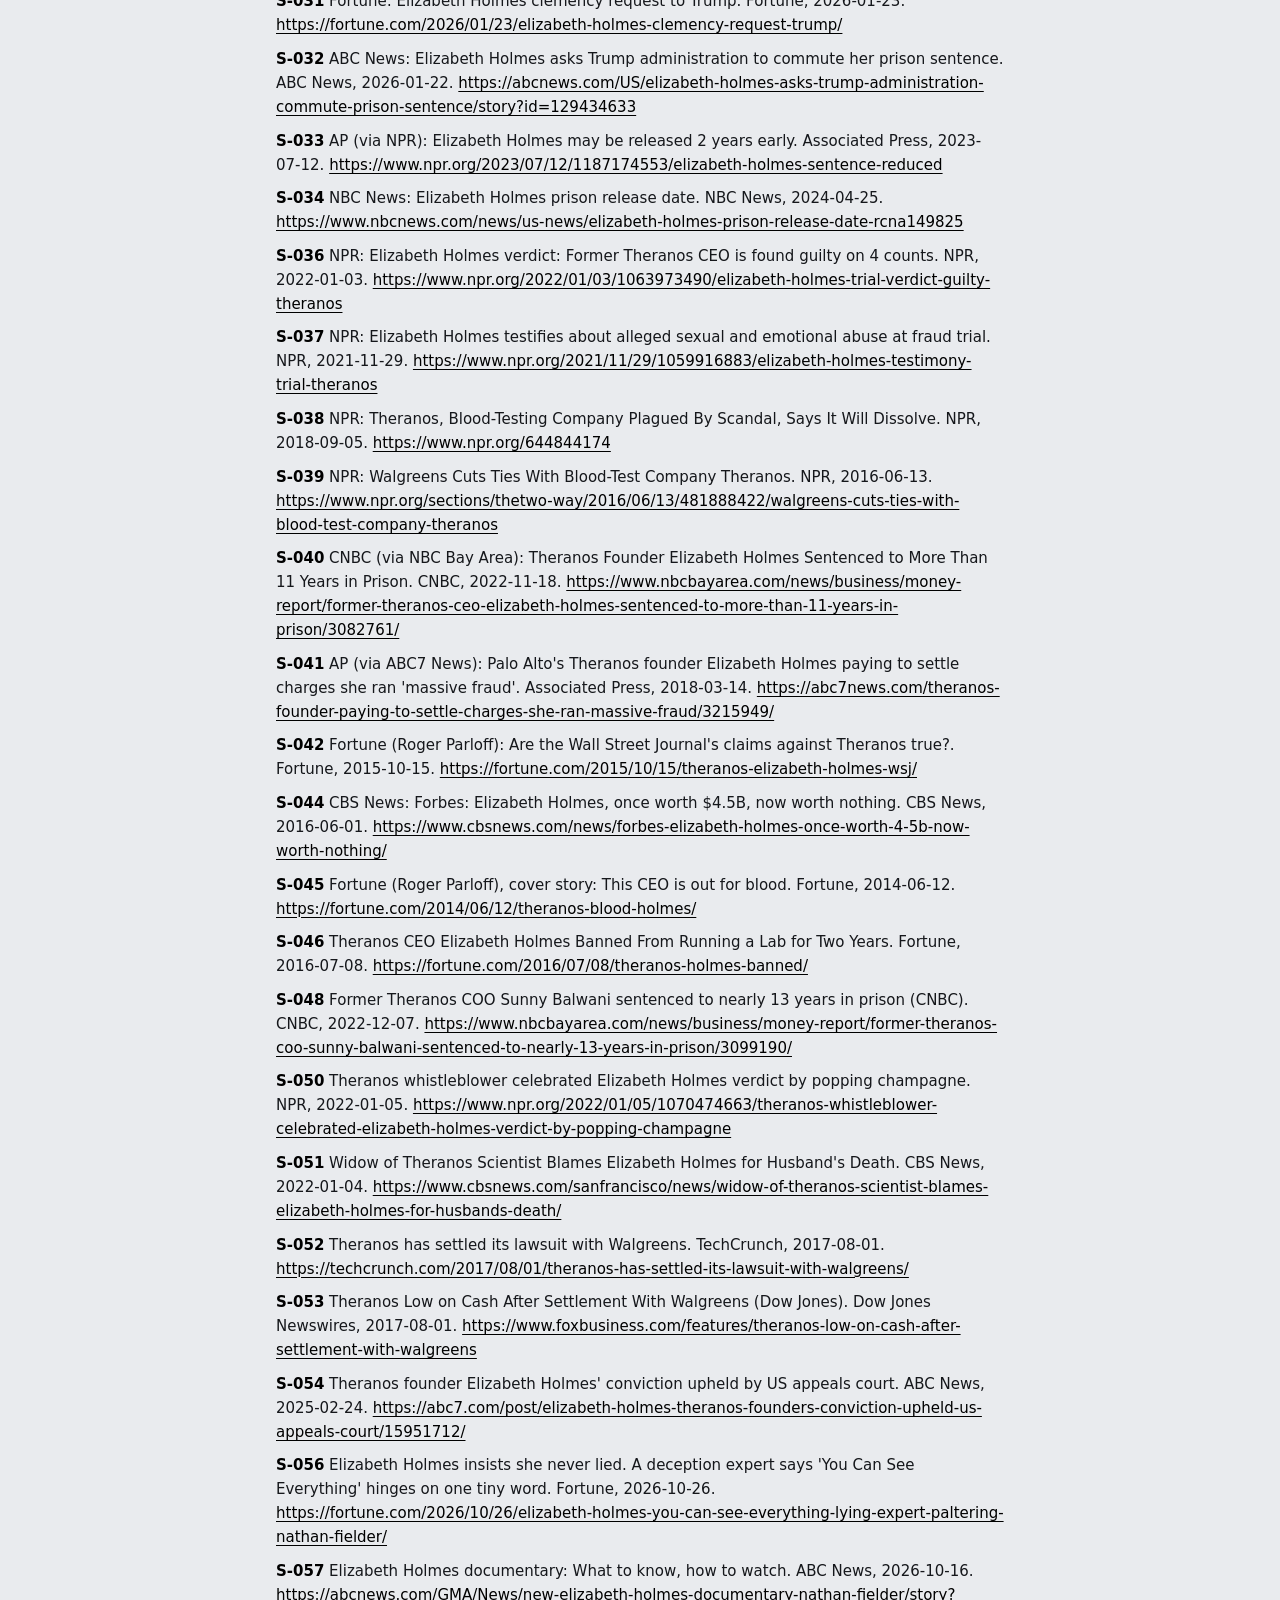
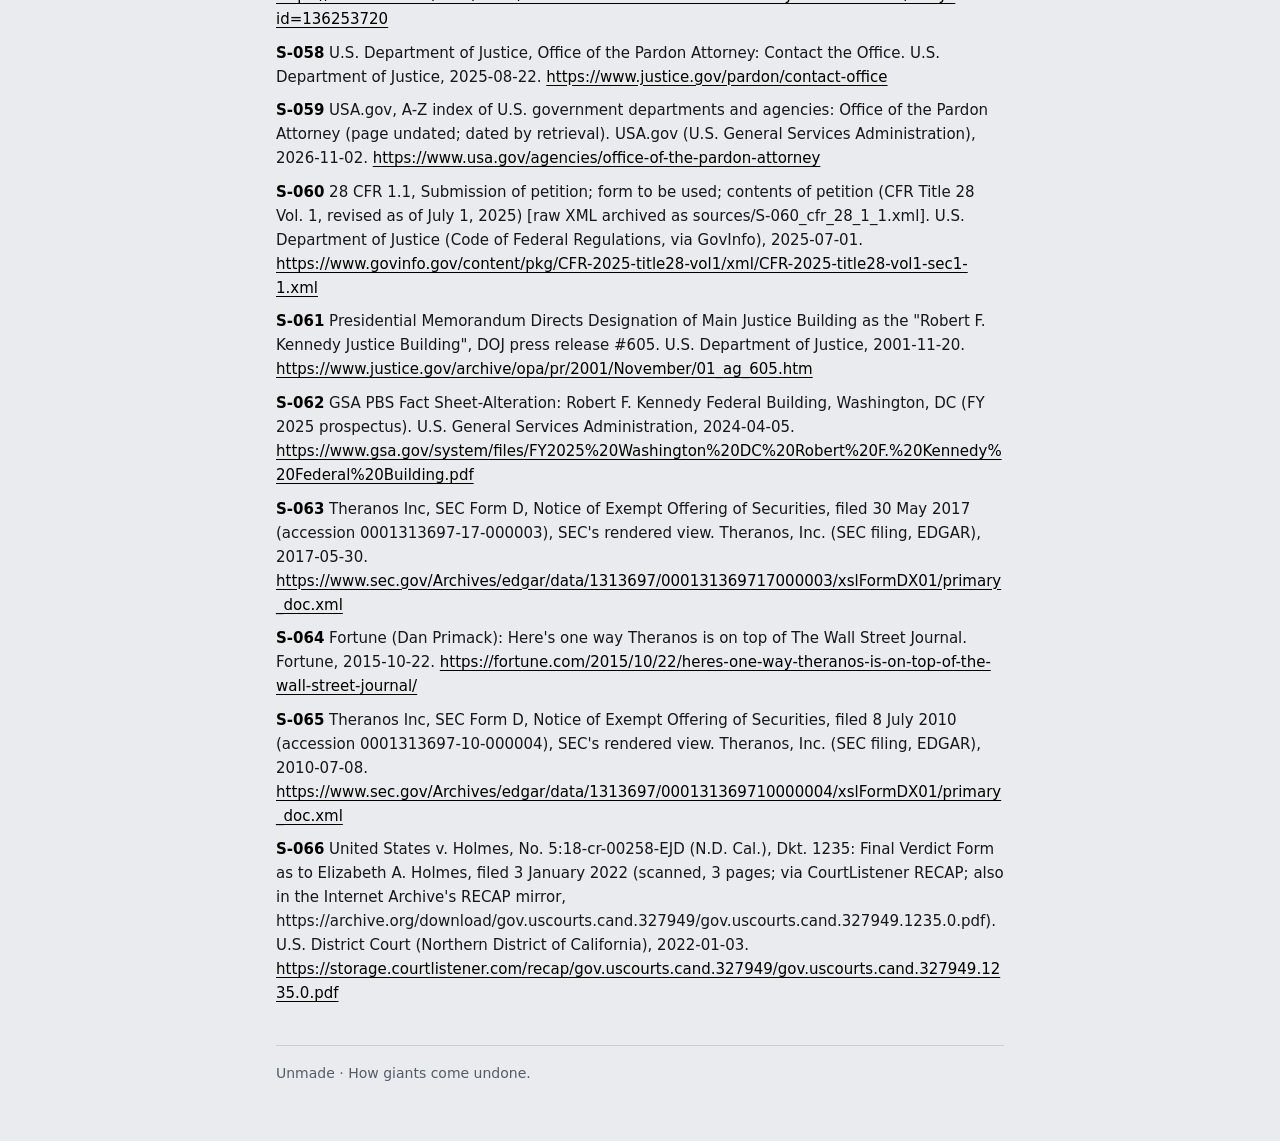
<file: sources/005-elizabeth-holmes.html>
<!doctype html>
<html lang="en">
<head>
<meta charset="utf-8">
<meta name="viewport" content="width=device-width, initial-scale=1">
<meta name="robots" content="noindex, nofollow, noarchive">
<title>Sources: Elizabeth Holmes Went to Prison, Not for What You Thought (Unmade)</title>
<style>:root{--ground:#07080A;--surface:#111317;--line:#2A2E36;--text:#D9DEE4;--muted:#9AA3AD;--hi:#FFFFFF;--signal:#F03A3F}@media (prefers-color-scheme:light){:root{--ground:#E9EBEE;--surface:#FFFFFF;--line:#C9CED6;--text:#15171B;--muted:#555C66;--hi:#000000;--signal:#B3151A}}*{box-sizing:border-box}body{margin:0;background:var(--ground);color:var(--text);font:16px/1.6 system-ui,-apple-system,'Segoe UI',Roboto,sans-serif}main{max-width:760px;margin:0 auto;padding:40px 16px 56px}header{margin-bottom:28px}.wordmark{font-weight:800;letter-spacing:.18em;color:var(--hi)}.handle{color:var(--muted);margin-left:8px}h1{color:var(--hi);font-size:clamp(26px,5vw,38px);line-height:1.2;margin:0 0 12px}.lede{color:var(--muted);font-size:18px}a{color:var(--hi);text-underline-offset:3px}ol.sources{list-style:none;padding:0}ol.sources li{margin:.6rem 0;word-break:break-word;font-size:15px}ol.sources b{color:var(--hi)}footer{margin-top:40px;padding-top:16px;border-top:1px solid var(--line);color:var(--muted);font-size:14px}h2{color:var(--hi);margin-top:32px}pre.method{white-space:pre-wrap;font-size:14px;color:var(--muted);margin:.4rem 0 0}</style>
</head>
<body>
<main>
<header><span class="wordmark">UNMADE</span> <span class="handle">@unmadedocs</span></header>
<h1>Elizabeth Holmes Went to Prison, Not for What You Thought: sources</h1>
<p class="lede">Unmade, episode 5. Every fact in the film is checked against these 43 sources (investigation reports, regulator orders, court filings, company filings and news organisations of record). Corrections: reply under the video.</p>
<p><a href="https://youtu.be/07QffgvcEW0">Watch the film</a></p>
<ol class="sources">
<li><b>S-001</b> Federal Bureau of Prisons, Find an inmate: ELIZABETH HOLMES (Register Number 24965-111). Federal Bureau of Prisons, 2026-10-27. <a href="https://www.bop.gov/inmateloc/">https://www.bop.gov/inmateloc/</a></li>
<li><b>S-002</b> Federal Bureau of Prisons, Find an inmate: RAMESH BALWANI (Register Number 24966-111). Federal Bureau of Prisons, 2026-10-27. <a href="https://www.bop.gov/inmateloc/">https://www.bop.gov/inmateloc/</a></li>
<li><b>S-003</b> U.S. Attorney&#x27;s Office, N.D. Cal.: U.S. v. Elizabeth Holmes, et al. (case page). U.S. Department of Justice, 2022-12-12. <a href="https://www.justice.gov/usao-ndca/us-v-elizabeth-holmes-et-al">https://www.justice.gov/usao-ndca/us-v-elizabeth-holmes-et-al</a></li>
<li><b>S-004</b> United States v. Holmes and Balwani, No. 5:18-cr-00258-EJD (N.D. Cal.), Third Superseding Indictment (Dkt. 469), filed 28 July 2020. U.S. District Court for the Northern District of California, 2020-07-28. <a href="https://storage.courtlistener.com/recap/gov.uscourts.cand.327948/gov.uscourts.cand.327948.469.0.pdf">https://storage.courtlistener.com/recap/gov.uscourts.cand.327948/gov.uscourts.cand.327948.469.0.pdf</a></li>
<li><b>S-005</b> United States v. Holmes, Ninth Circuit No. 22-10312 et al., Order and Amended Opinion (filed in the district court as Dkt. 1804), 22 Dec 2025. U.S. Court of Appeals for the Ninth Circuit, 2025-12-22. <a href="https://storage.courtlistener.com/recap/gov.uscourts.cand.327948/gov.uscourts.cand.327948.1804.0.pdf">https://storage.courtlistener.com/recap/gov.uscourts.cand.327948/gov.uscourts.cand.327948.1804.0.pdf</a></li>
<li><b>S-006</b> United States v. Holmes, No. 5:18-cr-00258-EJD, Second Amended Judgment in a Criminal Case as to Elizabeth A. Holmes (Dkt. 1812), 26 March 2026. U.S. District Court for the Northern District of California, 2026-03-26. <a href="https://storage.courtlistener.com/recap/gov.uscourts.cand.327948/gov.uscourts.cand.327948.1812.0.pdf">https://storage.courtlistener.com/recap/gov.uscourts.cand.327948/gov.uscourts.cand.327948.1812.0.pdf</a></li>
<li><b>S-007</b> United States v. Holmes, No. 5:18-cr-00258-EJD, United States&#x27; Opposition to Defendant Holmes&#x27; Motion for Sentence Reduction under 18 U.S.C. 3582(c)(2) (Dkt. 1796), 2 July 2025. U.S. Department of Justice, 2025-07-02. <a href="https://storage.courtlistener.com/recap/gov.uscourts.cand.327948/gov.uscourts.cand.327948.1796.0.pdf">https://storage.courtlistener.com/recap/gov.uscourts.cand.327948/gov.uscourts.cand.327948.1796.0.pdf</a></li>
<li><b>S-008</b> United States v. Holmes, No. 5:18-cr-00258-EJD, Reply in Support of Ms. Holmes&#x27; Motion for Modification of Sentence (Dkt. 1797), 23 July 2025. Elizabeth Holmes (defence filing), 2025-07-23. <a href="https://storage.courtlistener.com/recap/gov.uscourts.cand.327948/gov.uscourts.cand.327948.1797.0.pdf">https://storage.courtlistener.com/recap/gov.uscourts.cand.327948/gov.uscourts.cand.327948.1797.0.pdf</a></li>
<li><b>S-010</b> U.S. Department of Justice, Office of the Pardon Attorney: Search for a Case (clemency case status since 1989), result for BOP Register Number 24965-111. U.S. Department of Justice, 2026-10-14. <a href="https://www.justice.gov/pardon/search-clemency-case-status-since-1989">https://www.justice.gov/pardon/search-clemency-case-status-since-1989</a></li>
<li><b>S-011</b> United States v. Holmes, No. 5:18-cr-00258-EJD (N.D. Cal.): docket report (all entries, newest first), via CourtListener RECAP (docket page 4 refused, HTTP 403). U.S. District Court for the Northern District of California, 2026-10-06. <a href="https://www.courtlistener.com/docket/7186590/united-states-v-holmes/">https://www.courtlistener.com/docket/7186590/united-states-v-holmes/</a></li>
<li><b>S-012</b> United States v. Holmes; United States v. Balwani, Ninth Circuit Nos. 22-10312, 22-10338, 23-1040, 23-1166, 23-1167, Opinion filed 24 Feb 2025. U.S. Court of Appeals for the Ninth Circuit, 2025-02-24. <a href="https://cdn.ca9.uscourts.gov/datastore/opinions/2025/02/24/22-10312.pdf">https://cdn.ca9.uscourts.gov/datastore/opinions/2025/02/24/22-10312.pdf</a></li>
<li><b>S-030</b> CNN: Elizabeth Holmes approved to move from prison to halfway house next year. CNN, 2026-09-23. <a href="https://www.cnn.com/2026/09/23/us/elizabeth-holmes-halfway-house-approved">https://www.cnn.com/2026/09/23/us/elizabeth-holmes-halfway-house-approved</a></li>
<li><b>S-031</b> Fortune: Elizabeth Holmes clemency request to Trump. Fortune, 2026-01-23. <a href="https://fortune.com/2026/01/23/elizabeth-holmes-clemency-request-trump/">https://fortune.com/2026/01/23/elizabeth-holmes-clemency-request-trump/</a></li>
<li><b>S-032</b> ABC News: Elizabeth Holmes asks Trump administration to commute her prison sentence. ABC News, 2026-01-22. <a href="https://abcnews.com/US/elizabeth-holmes-asks-trump-administration-commute-prison-sentence/story?id=129434633">https://abcnews.com/US/elizabeth-holmes-asks-trump-administration-commute-prison-sentence/story?id=129434633</a></li>
<li><b>S-033</b> AP (via NPR): Elizabeth Holmes may be released 2 years early. Associated Press, 2023-07-12. <a href="https://www.npr.org/2023/07/12/1187174553/elizabeth-holmes-sentence-reduced">https://www.npr.org/2023/07/12/1187174553/elizabeth-holmes-sentence-reduced</a></li>
<li><b>S-034</b> NBC News: Elizabeth Holmes prison release date. NBC News, 2024-04-25. <a href="https://www.nbcnews.com/news/us-news/elizabeth-holmes-prison-release-date-rcna149825">https://www.nbcnews.com/news/us-news/elizabeth-holmes-prison-release-date-rcna149825</a></li>
<li><b>S-036</b> NPR: Elizabeth Holmes verdict: Former Theranos CEO is found guilty on 4 counts. NPR, 2022-01-03. <a href="https://www.npr.org/2022/01/03/1063973490/elizabeth-holmes-trial-verdict-guilty-theranos">https://www.npr.org/2022/01/03/1063973490/elizabeth-holmes-trial-verdict-guilty-theranos</a></li>
<li><b>S-037</b> NPR: Elizabeth Holmes testifies about alleged sexual and emotional abuse at fraud trial. NPR, 2021-11-29. <a href="https://www.npr.org/2021/11/29/1059916883/elizabeth-holmes-testimony-trial-theranos">https://www.npr.org/2021/11/29/1059916883/elizabeth-holmes-testimony-trial-theranos</a></li>
<li><b>S-038</b> NPR: Theranos, Blood-Testing Company Plagued By Scandal, Says It Will Dissolve. NPR, 2018-09-05. <a href="https://www.npr.org/644844174">https://www.npr.org/644844174</a></li>
<li><b>S-039</b> NPR: Walgreens Cuts Ties With Blood-Test Company Theranos. NPR, 2016-06-13. <a href="https://www.npr.org/sections/thetwo-way/2016/06/13/481888422/walgreens-cuts-ties-with-blood-test-company-theranos">https://www.npr.org/sections/thetwo-way/2016/06/13/481888422/walgreens-cuts-ties-with-blood-test-company-theranos</a></li>
<li><b>S-040</b> CNBC (via NBC Bay Area): Theranos Founder Elizabeth Holmes Sentenced to More Than 11 Years in Prison. CNBC, 2022-11-18. <a href="https://www.nbcbayarea.com/news/business/money-report/former-theranos-ceo-elizabeth-holmes-sentenced-to-more-than-11-years-in-prison/3082761/">https://www.nbcbayarea.com/news/business/money-report/former-theranos-ceo-elizabeth-holmes-sentenced-to-more-than-11-years-in-prison/3082761/</a></li>
<li><b>S-041</b> AP (via ABC7 News): Palo Alto&#x27;s Theranos founder Elizabeth Holmes paying to settle charges she ran &#x27;massive fraud&#x27;. Associated Press, 2018-03-14. <a href="https://abc7news.com/theranos-founder-paying-to-settle-charges-she-ran-massive-fraud/3215949/">https://abc7news.com/theranos-founder-paying-to-settle-charges-she-ran-massive-fraud/3215949/</a></li>
<li><b>S-042</b> Fortune (Roger Parloff): Are the Wall Street Journal&#x27;s claims against Theranos true?. Fortune, 2015-10-15. <a href="https://fortune.com/2015/10/15/theranos-elizabeth-holmes-wsj/">https://fortune.com/2015/10/15/theranos-elizabeth-holmes-wsj/</a></li>
<li><b>S-044</b> CBS News: Forbes: Elizabeth Holmes, once worth $4.5B, now worth nothing. CBS News, 2016-06-01. <a href="https://www.cbsnews.com/news/forbes-elizabeth-holmes-once-worth-4-5b-now-worth-nothing/">https://www.cbsnews.com/news/forbes-elizabeth-holmes-once-worth-4-5b-now-worth-nothing/</a></li>
<li><b>S-045</b> Fortune (Roger Parloff), cover story: This CEO is out for blood. Fortune, 2014-06-12. <a href="https://fortune.com/2014/06/12/theranos-blood-holmes/">https://fortune.com/2014/06/12/theranos-blood-holmes/</a></li>
<li><b>S-046</b> Theranos CEO Elizabeth Holmes Banned From Running a Lab for Two Years. Fortune, 2016-07-08. <a href="https://fortune.com/2016/07/08/theranos-holmes-banned/">https://fortune.com/2016/07/08/theranos-holmes-banned/</a></li>
<li><b>S-048</b> Former Theranos COO Sunny Balwani sentenced to nearly 13 years in prison (CNBC). CNBC, 2022-12-07. <a href="https://www.nbcbayarea.com/news/business/money-report/former-theranos-coo-sunny-balwani-sentenced-to-nearly-13-years-in-prison/3099190/">https://www.nbcbayarea.com/news/business/money-report/former-theranos-coo-sunny-balwani-sentenced-to-nearly-13-years-in-prison/3099190/</a></li>
<li><b>S-050</b> Theranos whistleblower celebrated Elizabeth Holmes verdict by popping champagne. NPR, 2022-01-05. <a href="https://www.npr.org/2022/01/05/1070474663/theranos-whistleblower-celebrated-elizabeth-holmes-verdict-by-popping-champagne">https://www.npr.org/2022/01/05/1070474663/theranos-whistleblower-celebrated-elizabeth-holmes-verdict-by-popping-champagne</a></li>
<li><b>S-051</b> Widow of Theranos Scientist Blames Elizabeth Holmes for Husband&#x27;s Death. CBS News, 2022-01-04. <a href="https://www.cbsnews.com/sanfrancisco/news/widow-of-theranos-scientist-blames-elizabeth-holmes-for-husbands-death/">https://www.cbsnews.com/sanfrancisco/news/widow-of-theranos-scientist-blames-elizabeth-holmes-for-husbands-death/</a></li>
<li><b>S-052</b> Theranos has settled its lawsuit with Walgreens. TechCrunch, 2017-08-01. <a href="https://techcrunch.com/2017/08/01/theranos-has-settled-its-lawsuit-with-walgreens/">https://techcrunch.com/2017/08/01/theranos-has-settled-its-lawsuit-with-walgreens/</a></li>
<li><b>S-053</b> Theranos Low on Cash After Settlement With Walgreens (Dow Jones). Dow Jones Newswires, 2017-08-01. <a href="https://www.foxbusiness.com/features/theranos-low-on-cash-after-settlement-with-walgreens">https://www.foxbusiness.com/features/theranos-low-on-cash-after-settlement-with-walgreens</a></li>
<li><b>S-054</b> Theranos founder Elizabeth Holmes&#x27; conviction upheld by US appeals court. ABC News, 2025-02-24. <a href="https://abc7.com/post/elizabeth-holmes-theranos-founders-conviction-upheld-us-appeals-court/15951712/">https://abc7.com/post/elizabeth-holmes-theranos-founders-conviction-upheld-us-appeals-court/15951712/</a></li>
<li><b>S-056</b> Elizabeth Holmes insists she never lied. A deception expert says &#x27;You Can See Everything&#x27; hinges on one tiny word. Fortune, 2026-10-26. <a href="https://fortune.com/2026/10/26/elizabeth-holmes-you-can-see-everything-lying-expert-paltering-nathan-fielder/">https://fortune.com/2026/10/26/elizabeth-holmes-you-can-see-everything-lying-expert-paltering-nathan-fielder/</a></li>
<li><b>S-057</b> Elizabeth Holmes documentary: What to know, how to watch. ABC News, 2026-10-16. <a href="https://abcnews.com/GMA/News/new-elizabeth-holmes-documentary-nathan-fielder/story?id=136253720">https://abcnews.com/GMA/News/new-elizabeth-holmes-documentary-nathan-fielder/story?id=136253720</a></li>
<li><b>S-058</b> U.S. Department of Justice, Office of the Pardon Attorney: Contact the Office. U.S. Department of Justice, 2025-08-22. <a href="https://www.justice.gov/pardon/contact-office">https://www.justice.gov/pardon/contact-office</a></li>
<li><b>S-059</b> USA.gov, A-Z index of U.S. government departments and agencies: Office of the Pardon Attorney (page undated; dated by retrieval). USA.gov (U.S. General Services Administration), 2026-11-02. <a href="https://www.usa.gov/agencies/office-of-the-pardon-attorney">https://www.usa.gov/agencies/office-of-the-pardon-attorney</a></li>
<li><b>S-060</b> 28 CFR 1.1, Submission of petition; form to be used; contents of petition (CFR Title 28 Vol. 1, revised as of July 1, 2025) [raw XML archived as sources/S-060_cfr_28_1_1.xml]. U.S. Department of Justice (Code of Federal Regulations, via GovInfo), 2025-07-01. <a href="https://www.govinfo.gov/content/pkg/CFR-2025-title28-vol1/xml/CFR-2025-title28-vol1-sec1-1.xml">https://www.govinfo.gov/content/pkg/CFR-2025-title28-vol1/xml/CFR-2025-title28-vol1-sec1-1.xml</a></li>
<li><b>S-061</b> Presidential Memorandum Directs Designation of Main Justice Building as the &quot;Robert F. Kennedy Justice Building&quot;, DOJ press release #605. U.S. Department of Justice, 2001-11-20. <a href="https://www.justice.gov/archive/opa/pr/2001/November/01_ag_605.htm">https://www.justice.gov/archive/opa/pr/2001/November/01_ag_605.htm</a></li>
<li><b>S-062</b> GSA PBS Fact Sheet-Alteration: Robert F. Kennedy Federal Building, Washington, DC (FY 2025 prospectus). U.S. General Services Administration, 2024-04-05. <a href="https://www.gsa.gov/system/files/FY2025%20Washington%20DC%20Robert%20F.%20Kennedy%20Federal%20Building.pdf">https://www.gsa.gov/system/files/FY2025%20Washington%20DC%20Robert%20F.%20Kennedy%20Federal%20Building.pdf</a></li>
<li><b>S-063</b> Theranos Inc, SEC Form D, Notice of Exempt Offering of Securities, filed 30 May 2017 (accession 0001313697-17-000003), SEC&#x27;s rendered view. Theranos, Inc. (SEC filing, EDGAR), 2017-05-30. <a href="https://www.sec.gov/Archives/edgar/data/1313697/000131369717000003/xslFormDX01/primary_doc.xml">https://www.sec.gov/Archives/edgar/data/1313697/000131369717000003/xslFormDX01/primary_doc.xml</a></li>
<li><b>S-064</b> Fortune (Dan Primack): Here&#x27;s one way Theranos is on top of The Wall Street Journal. Fortune, 2015-10-22. <a href="https://fortune.com/2015/10/22/heres-one-way-theranos-is-on-top-of-the-wall-street-journal/">https://fortune.com/2015/10/22/heres-one-way-theranos-is-on-top-of-the-wall-street-journal/</a></li>
<li><b>S-065</b> Theranos Inc, SEC Form D, Notice of Exempt Offering of Securities, filed 8 July 2010 (accession 0001313697-10-000004), SEC&#x27;s rendered view. Theranos, Inc. (SEC filing, EDGAR), 2010-07-08. <a href="https://www.sec.gov/Archives/edgar/data/1313697/000131369710000004/xslFormDX01/primary_doc.xml">https://www.sec.gov/Archives/edgar/data/1313697/000131369710000004/xslFormDX01/primary_doc.xml</a></li>
<li><b>S-066</b> United States v. Holmes, No. 5:18-cr-00258-EJD (N.D. Cal.), Dkt. 1235: Final Verdict Form as to Elizabeth A. Holmes, filed 3 January 2022 (scanned, 3 pages; via CourtListener RECAP; also in the Internet Archive&#x27;s RECAP mirror, https://archive.org/download/gov.uscourts.cand.327949/gov.uscourts.cand.327949.1235.0.pdf). U.S. District Court (Northern District of California), 2022-01-03. <a href="https://storage.courtlistener.com/recap/gov.uscourts.cand.327949/gov.uscourts.cand.327949.1235.0.pdf">https://storage.courtlistener.com/recap/gov.uscourts.cand.327949/gov.uscourts.cand.327949.1235.0.pdf</a></li>
</ol>
<footer>Unmade · How giants come undone.</footer>
</main>
</body>
</html>
</file>
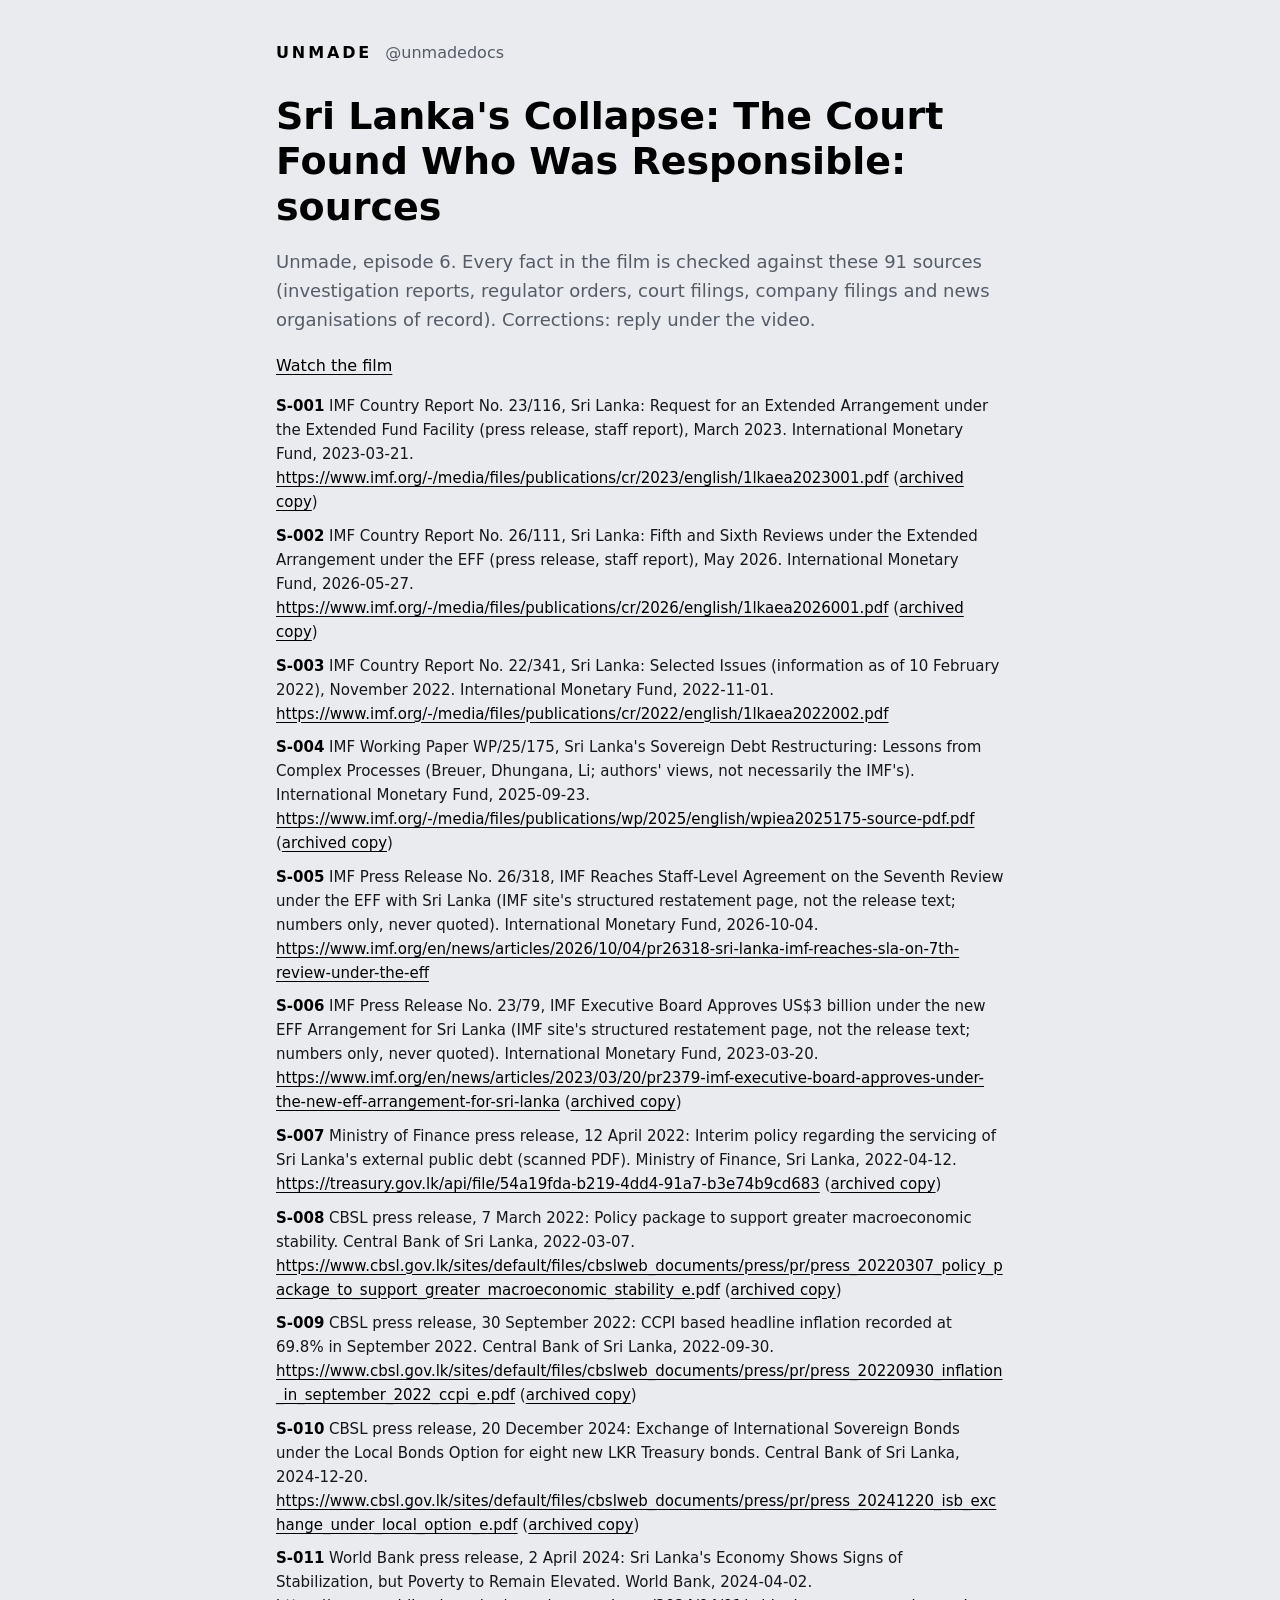
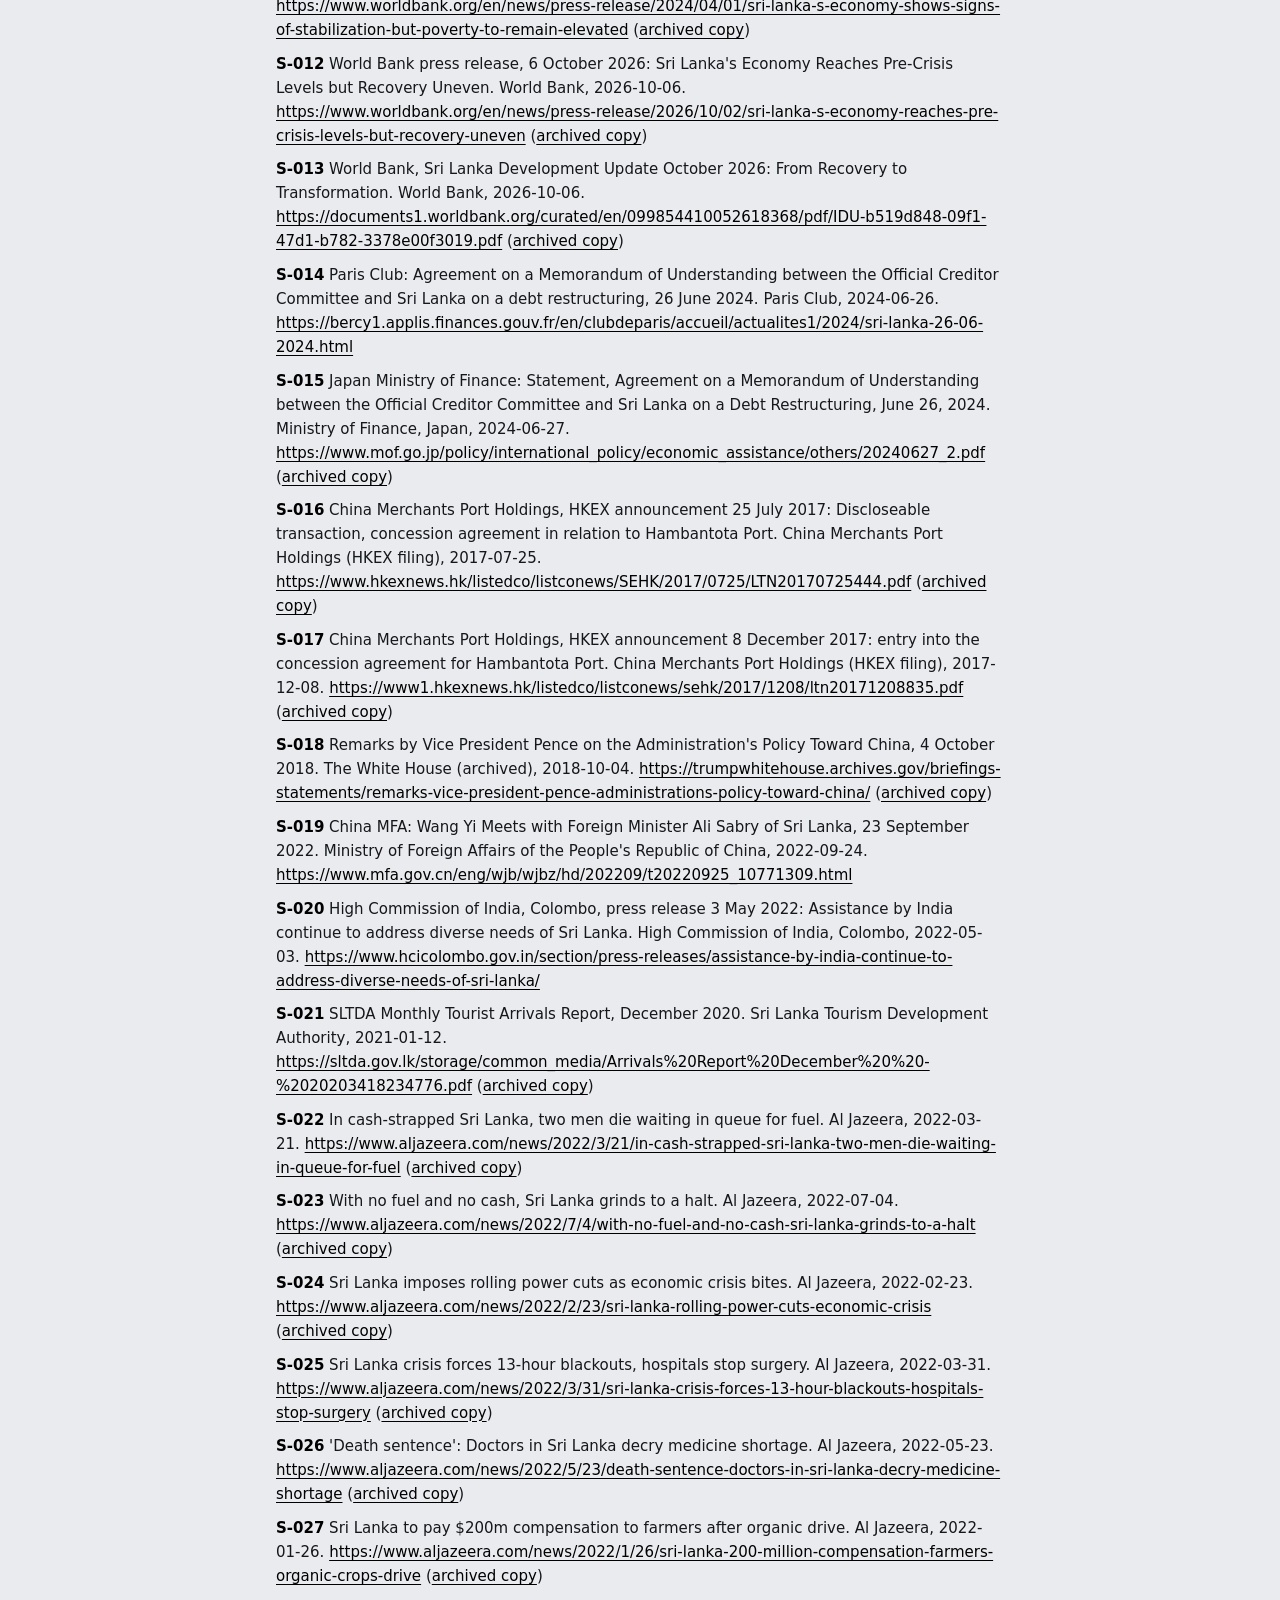
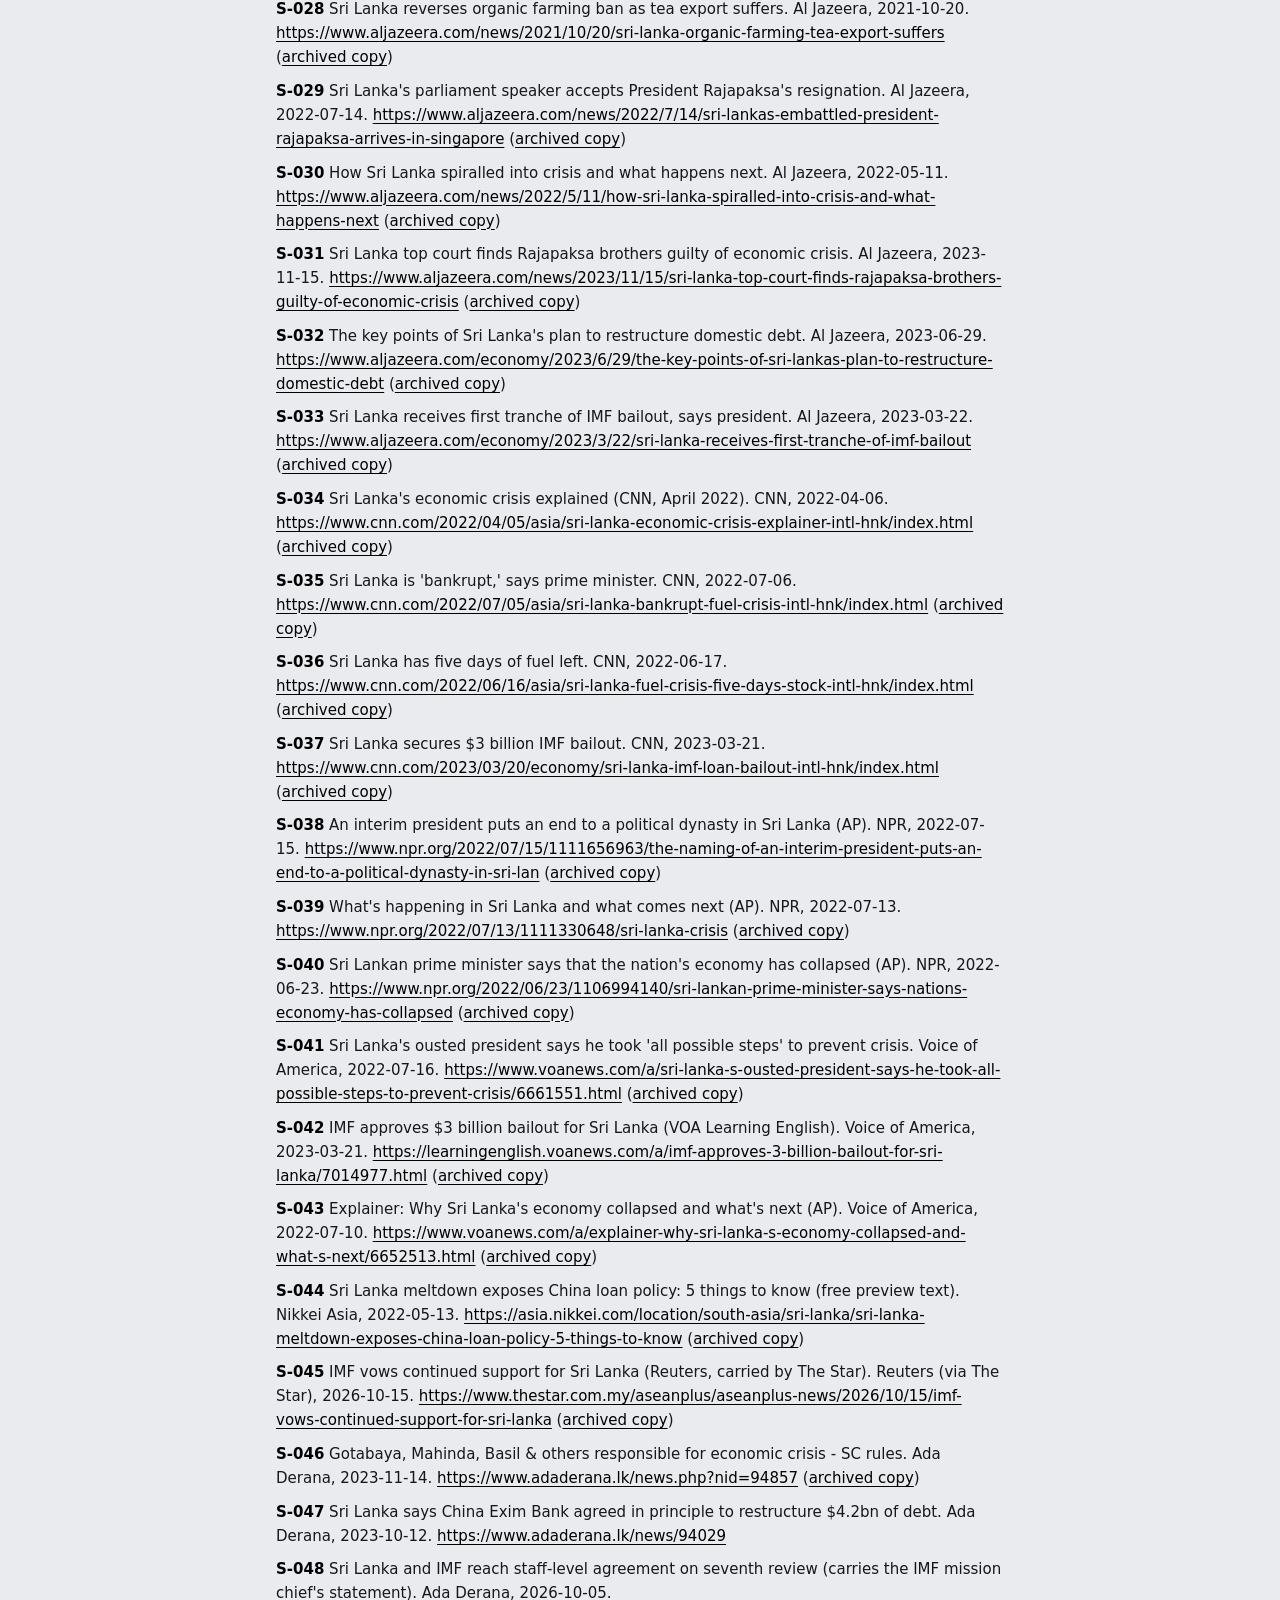
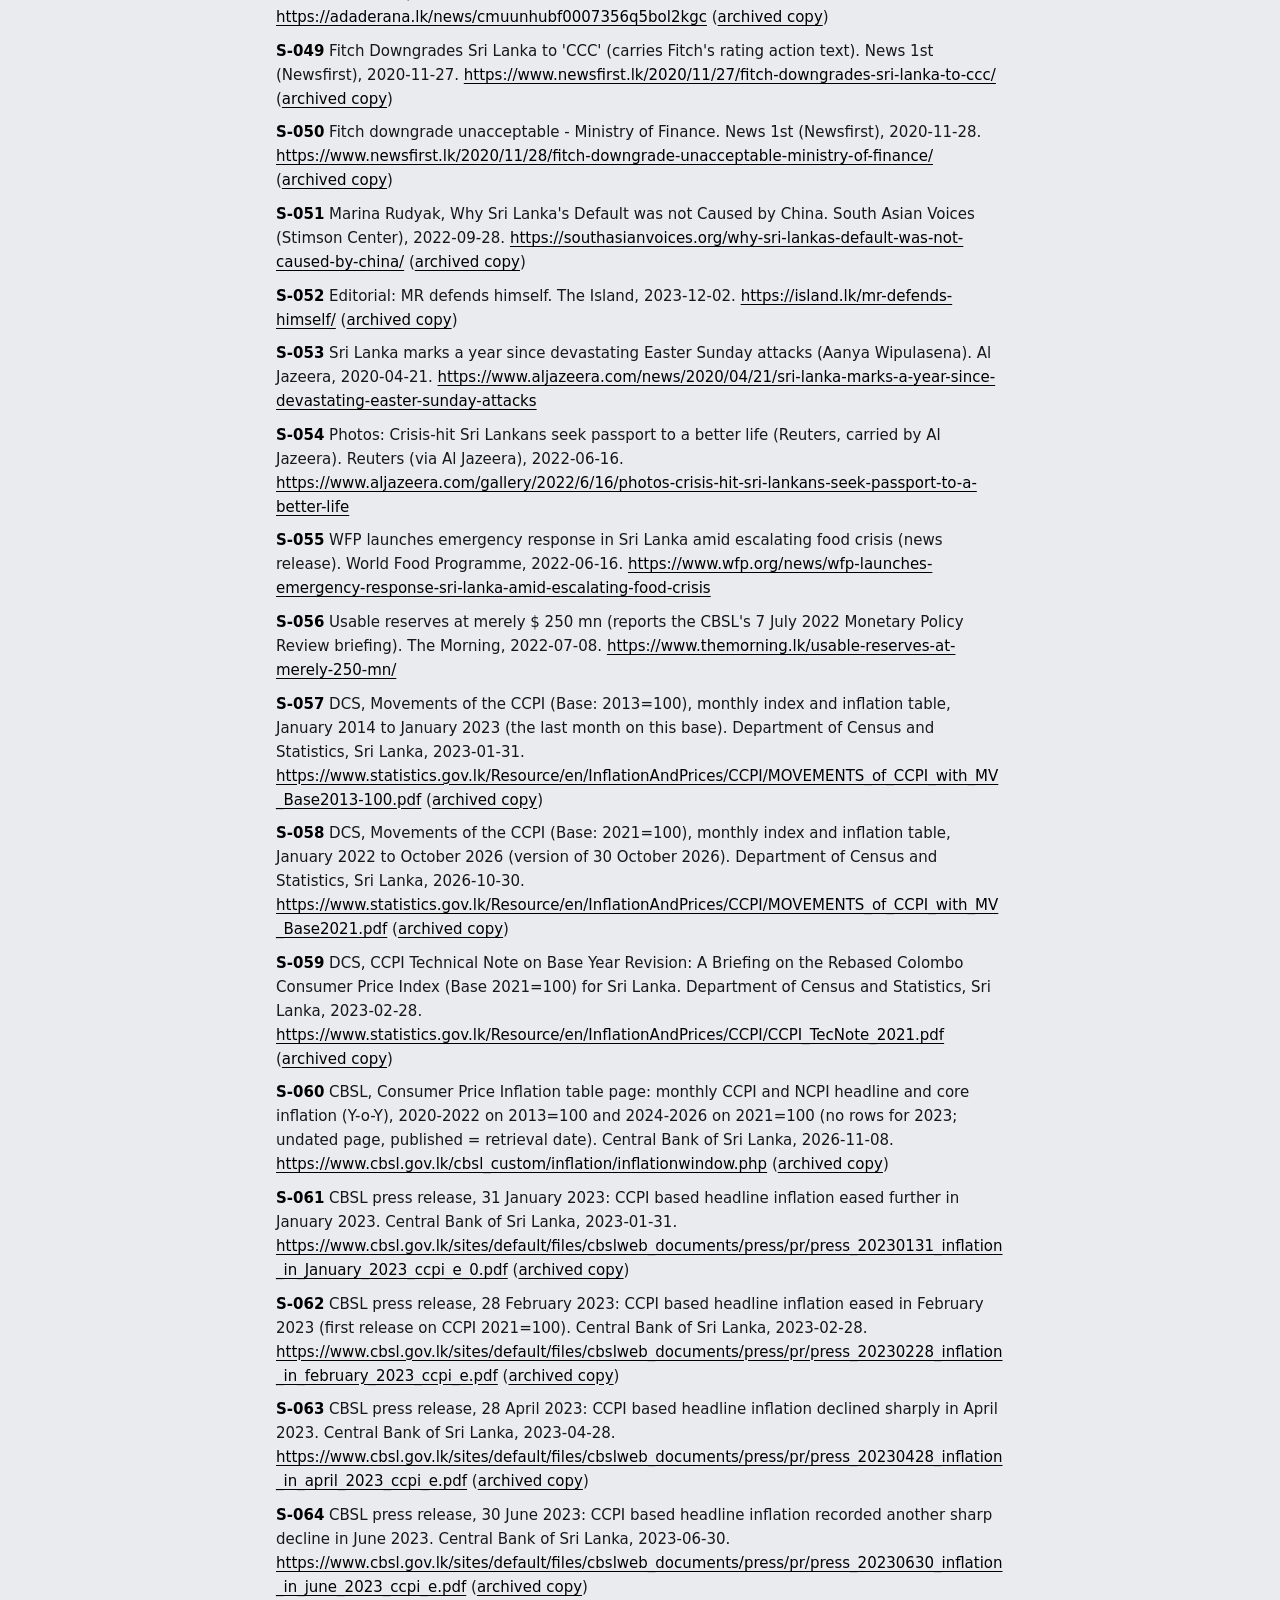
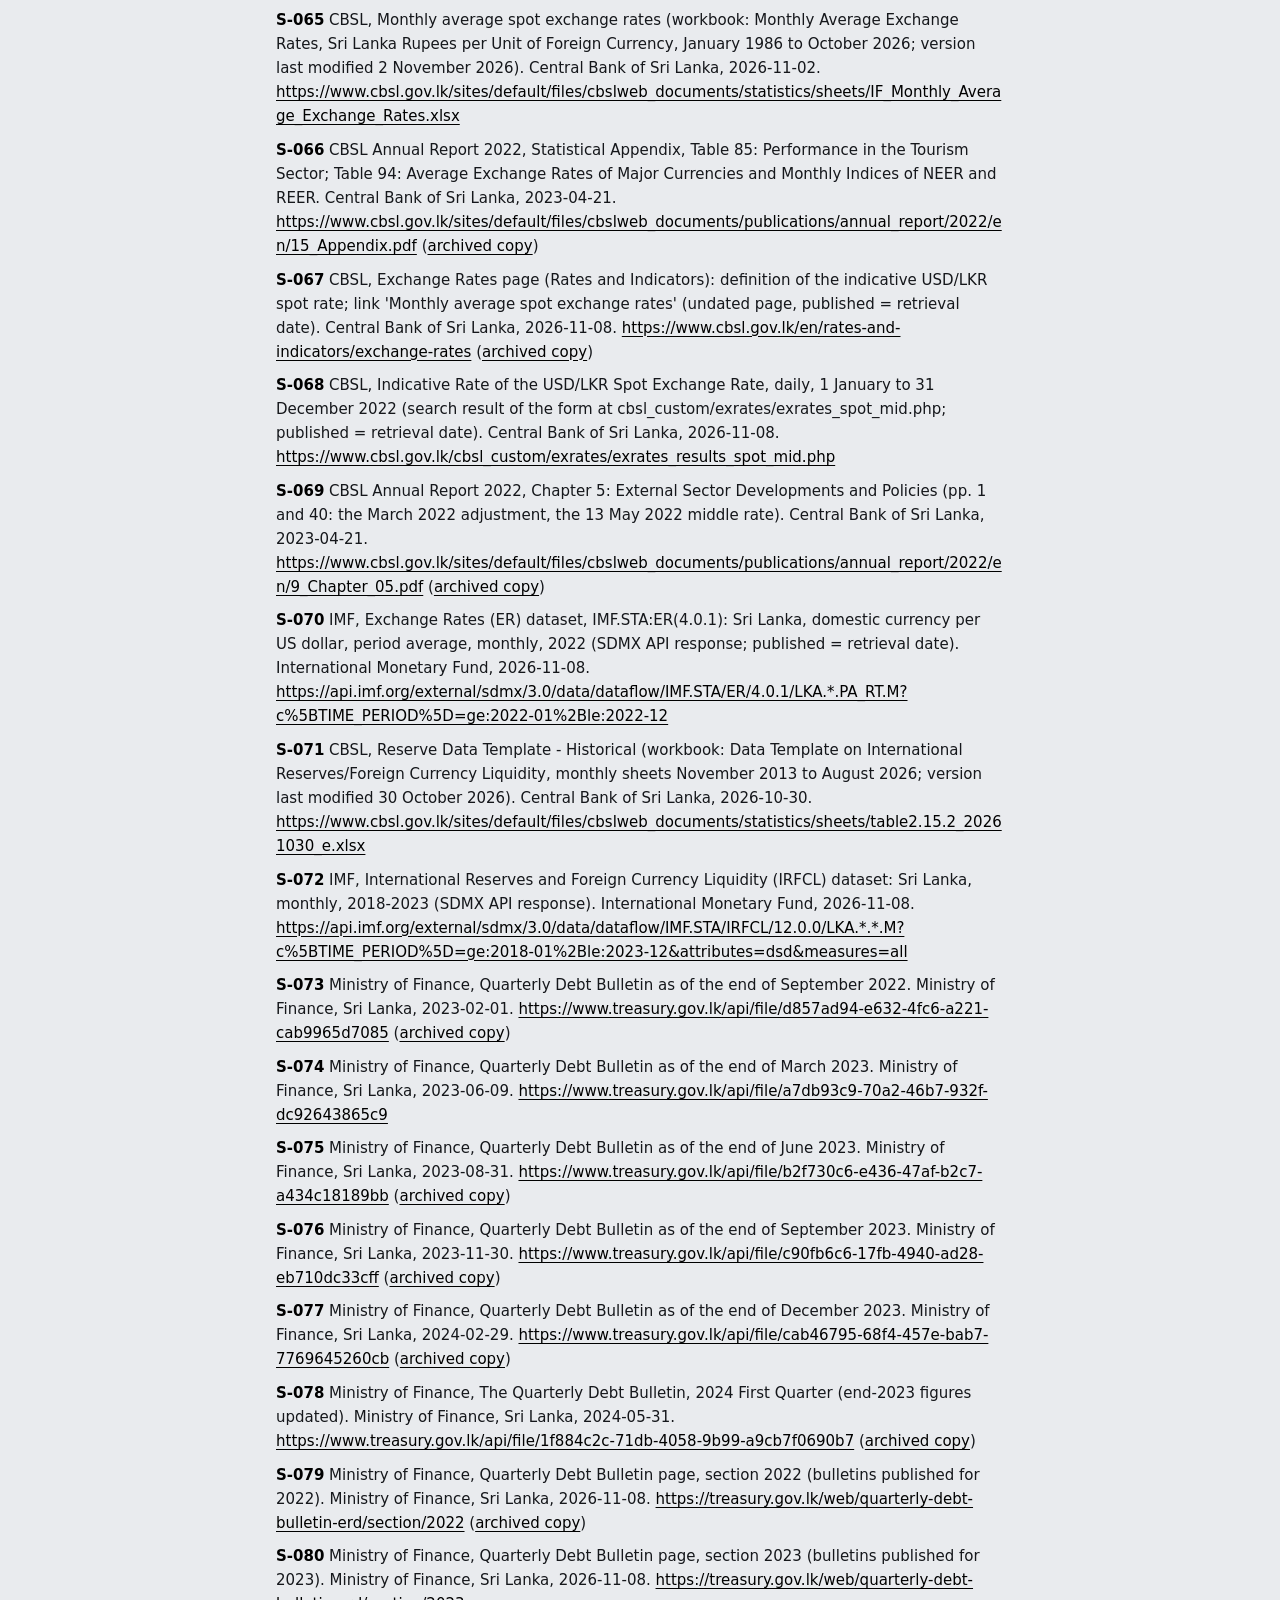
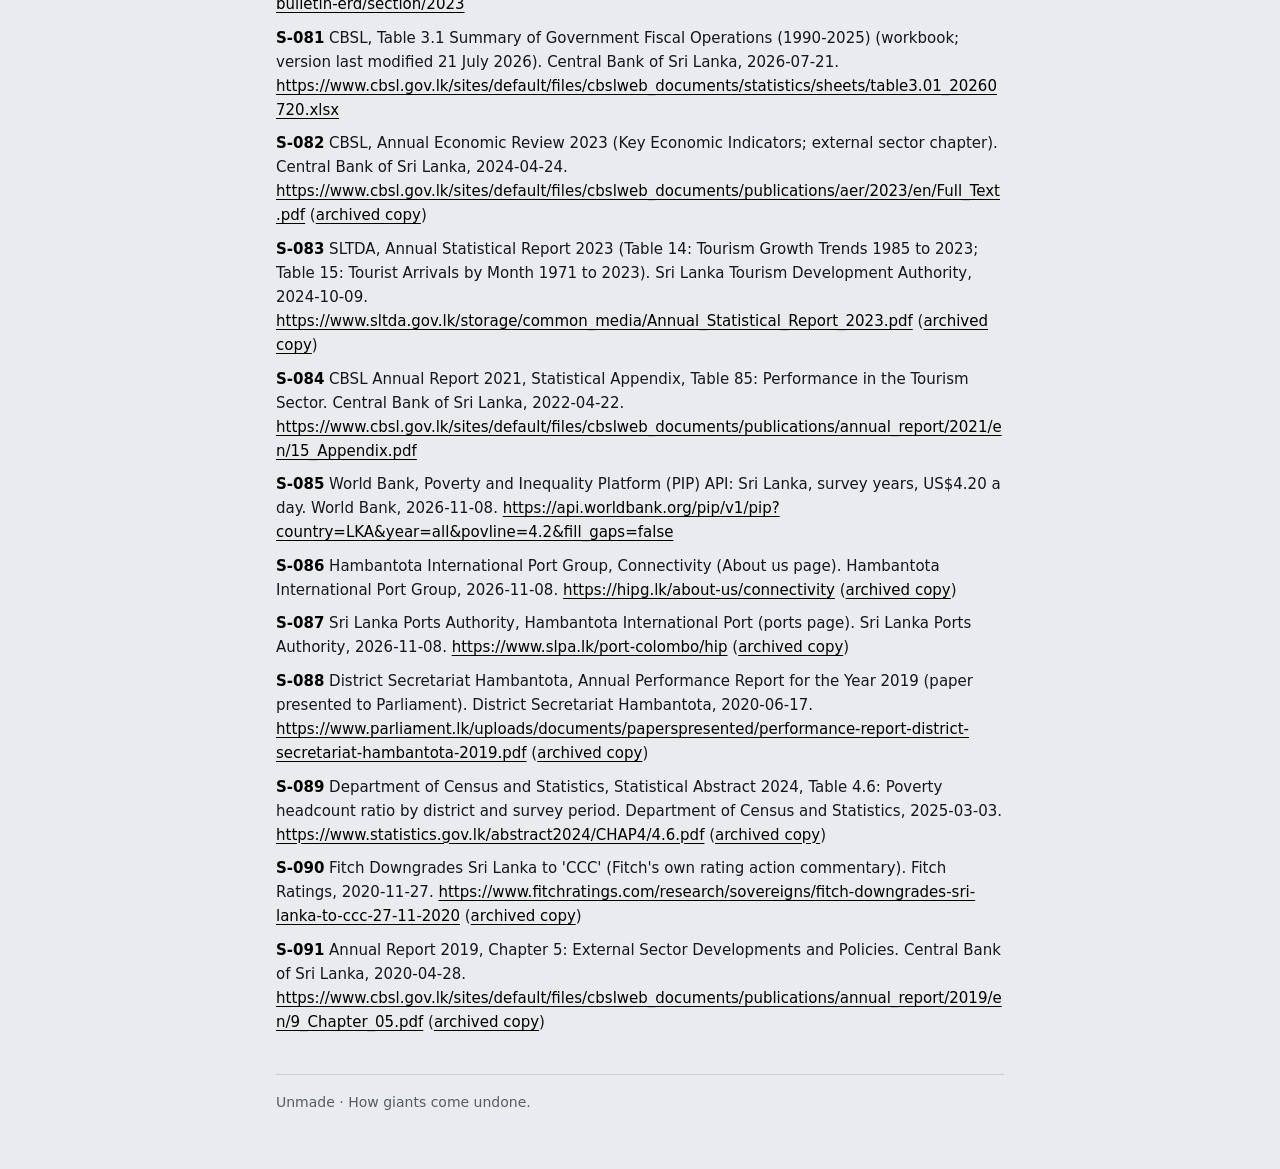
<file: sources/006-sri-lanka.html>
<!doctype html>
<html lang="en">
<head>
<meta charset="utf-8">
<meta name="viewport" content="width=device-width, initial-scale=1">
<meta name="robots" content="noindex, nofollow, noarchive">
<title>Sources: Sri Lanka&#x27;s Collapse: The Court Found Who Was Responsible (Unmade)</title>
<style>:root{--ground:#07080A;--surface:#111317;--line:#2A2E36;--text:#D9DEE4;--muted:#9AA3AD;--hi:#FFFFFF;--signal:#F03A3F}@media (prefers-color-scheme:light){:root{--ground:#E9EBEE;--surface:#FFFFFF;--line:#C9CED6;--text:#15171B;--muted:#555C66;--hi:#000000;--signal:#B3151A}}*{box-sizing:border-box}body{margin:0;background:var(--ground);color:var(--text);font:16px/1.6 system-ui,-apple-system,'Segoe UI',Roboto,sans-serif}main{max-width:760px;margin:0 auto;padding:40px 16px 56px}header{margin-bottom:28px}.wordmark{font-weight:800;letter-spacing:.18em;color:var(--hi)}.handle{color:var(--muted);margin-left:8px}h1{color:var(--hi);font-size:clamp(26px,5vw,38px);line-height:1.2;margin:0 0 12px}.lede{color:var(--muted);font-size:18px}a{color:var(--hi);text-underline-offset:3px}ol.sources{list-style:none;padding:0}ol.sources li{margin:.6rem 0;word-break:break-word;font-size:15px}ol.sources b{color:var(--hi)}footer{margin-top:40px;padding-top:16px;border-top:1px solid var(--line);color:var(--muted);font-size:14px}h2{color:var(--hi);margin-top:32px}pre.method{white-space:pre-wrap;font-size:14px;color:var(--muted);margin:.4rem 0 0}</style>
</head>
<body>
<main>
<header><span class="wordmark">UNMADE</span> <span class="handle">@unmadedocs</span></header>
<h1>Sri Lanka&#x27;s Collapse: The Court Found Who Was Responsible: sources</h1>
<p class="lede">Unmade, episode 6. Every fact in the film is checked against these 91 sources (investigation reports, regulator orders, court filings, company filings and news organisations of record). Corrections: reply under the video.</p>
<p><a href="https://youtu.be/KLfMo17Sd04">Watch the film</a></p>
<ol class="sources">
<li><b>S-001</b> IMF Country Report No. 23/116, Sri Lanka: Request for an Extended Arrangement under the Extended Fund Facility (press release, staff report), March 2023. International Monetary Fund, 2023-03-21. <a href="https://www.imf.org/-/media/files/publications/cr/2023/english/1lkaea2023001.pdf">https://www.imf.org/-/media/files/publications/cr/2023/english/1lkaea2023001.pdf</a> (<a href="http://web.archive.org/web/20260918011747/https://www.imf.org/-/media/files/publications/cr/2023/english/1lkaea2023001.pdf">archived copy</a>)</li>
<li><b>S-002</b> IMF Country Report No. 26/111, Sri Lanka: Fifth and Sixth Reviews under the Extended Arrangement under the EFF (press release, staff report), May 2026. International Monetary Fund, 2026-05-27. <a href="https://www.imf.org/-/media/files/publications/cr/2026/english/1lkaea2026001.pdf">https://www.imf.org/-/media/files/publications/cr/2026/english/1lkaea2026001.pdf</a> (<a href="http://web.archive.org/web/20260918084606/https://www.imf.org/-/media/files/publications/cr/2026/english/1lkaea2026001.pdf">archived copy</a>)</li>
<li><b>S-003</b> IMF Country Report No. 22/341, Sri Lanka: Selected Issues (information as of 10 February 2022), November 2022. International Monetary Fund, 2022-11-01. <a href="https://www.imf.org/-/media/files/publications/cr/2022/english/1lkaea2022002.pdf">https://www.imf.org/-/media/files/publications/cr/2022/english/1lkaea2022002.pdf</a></li>
<li><b>S-004</b> IMF Working Paper WP/25/175, Sri Lanka&#x27;s Sovereign Debt Restructuring: Lessons from Complex Processes (Breuer, Dhungana, Li; authors&#x27; views, not necessarily the IMF&#x27;s). International Monetary Fund, 2025-09-23. <a href="https://www.imf.org/-/media/files/publications/wp/2025/english/wpiea2025175-source-pdf.pdf">https://www.imf.org/-/media/files/publications/wp/2025/english/wpiea2025175-source-pdf.pdf</a> (<a href="http://web.archive.org/web/20260922203350/https://www.imf.org/-/media/files/publications/wp/2025/english/wpiea2025175-source-pdf.pdf">archived copy</a>)</li>
<li><b>S-005</b> IMF Press Release No. 26/318, IMF Reaches Staff-Level Agreement on the Seventh Review under the EFF with Sri Lanka (IMF site&#x27;s structured restatement page, not the release text; numbers only, never quoted). International Monetary Fund, 2026-10-04. <a href="https://www.imf.org/en/news/articles/2026/10/04/pr26318-sri-lanka-imf-reaches-sla-on-7th-review-under-the-eff">https://www.imf.org/en/news/articles/2026/10/04/pr26318-sri-lanka-imf-reaches-sla-on-7th-review-under-the-eff</a></li>
<li><b>S-006</b> IMF Press Release No. 23/79, IMF Executive Board Approves US$3 billion under the new EFF Arrangement for Sri Lanka (IMF site&#x27;s structured restatement page, not the release text; numbers only, never quoted). International Monetary Fund, 2023-03-20. <a href="https://www.imf.org/en/news/articles/2023/03/20/pr2379-imf-executive-board-approves-under-the-new-eff-arrangement-for-sri-lanka">https://www.imf.org/en/news/articles/2023/03/20/pr2379-imf-executive-board-approves-under-the-new-eff-arrangement-for-sri-lanka</a> (<a href="http://web.archive.org/web/20260611064810/https://www.imf.org/en/news/articles/2023/03/20/pr2379-imf-executive-board-approves-under-the-new-eff-arrangement-for-sri-lanka">archived copy</a>)</li>
<li><b>S-007</b> Ministry of Finance press release, 12 April 2022: Interim policy regarding the servicing of Sri Lanka&#x27;s external public debt (scanned PDF). Ministry of Finance, Sri Lanka, 2022-04-12. <a href="https://treasury.gov.lk/api/file/54a19fda-b219-4dd4-91a7-b3e74b9cd683">https://treasury.gov.lk/api/file/54a19fda-b219-4dd4-91a7-b3e74b9cd683</a> (<a href="http://web.archive.org/web/20260809120524/https://www.treasury.gov.lk/api/file/54a19fda-b219-4dd4-91a7-b3e74b9cd683">archived copy</a>)</li>
<li><b>S-008</b> CBSL press release, 7 March 2022: Policy package to support greater macroeconomic stability. Central Bank of Sri Lanka, 2022-03-07. <a href="https://www.cbsl.gov.lk/sites/default/files/cbslweb_documents/press/pr/press_20220307_policy_package_to_support_greater_macroeconomic_stability_e.pdf">https://www.cbsl.gov.lk/sites/default/files/cbslweb_documents/press/pr/press_20220307_policy_package_to_support_greater_macroeconomic_stability_e.pdf</a> (<a href="http://web.archive.org/web/20250808051955/https://www.cbsl.gov.lk/sites/default/files/cbslweb_documents/press/pr/press_20220307_policy_package_to_support_greater_macroeconomic_stability_e.pdf">archived copy</a>)</li>
<li><b>S-009</b> CBSL press release, 30 September 2022: CCPI based headline inflation recorded at 69.8% in September 2022. Central Bank of Sri Lanka, 2022-09-30. <a href="https://www.cbsl.gov.lk/sites/default/files/cbslweb_documents/press/pr/press_20220930_inflation_in_september_2022_ccpi_e.pdf">https://www.cbsl.gov.lk/sites/default/files/cbslweb_documents/press/pr/press_20220930_inflation_in_september_2022_ccpi_e.pdf</a> (<a href="http://web.archive.org/web/20260320114358/https://www.cbsl.gov.lk/sites/default/files/cbslweb_documents/press/pr/press_20220930_inflation_in_september_2022_ccpi_e.pdf">archived copy</a>)</li>
<li><b>S-010</b> CBSL press release, 20 December 2024: Exchange of International Sovereign Bonds under the Local Bonds Option for eight new LKR Treasury bonds. Central Bank of Sri Lanka, 2024-12-20. <a href="https://www.cbsl.gov.lk/sites/default/files/cbslweb_documents/press/pr/press_20241220_isb_exchange_under_local_option_e.pdf">https://www.cbsl.gov.lk/sites/default/files/cbslweb_documents/press/pr/press_20241220_isb_exchange_under_local_option_e.pdf</a> (<a href="http://web.archive.org/web/20260207202615/https://www.cbsl.gov.lk/sites/default/files/cbslweb_documents/press/pr/press_20241220_isb_exchange_under_local_option_e.pdf">archived copy</a>)</li>
<li><b>S-011</b> World Bank press release, 2 April 2024: Sri Lanka&#x27;s Economy Shows Signs of Stabilization, but Poverty to Remain Elevated. World Bank, 2024-04-02. <a href="https://www.worldbank.org/en/news/press-release/2024/04/01/sri-lanka-s-economy-shows-signs-of-stabilization-but-poverty-to-remain-elevated">https://www.worldbank.org/en/news/press-release/2024/04/01/sri-lanka-s-economy-shows-signs-of-stabilization-but-poverty-to-remain-elevated</a> (<a href="http://web.archive.org/web/20260921131241/https://www.worldbank.org/en/news/press-release/2024/04/01/sri-lanka-s-economy-shows-signs-of-stabilization-but-poverty-to-remain-elevated">archived copy</a>)</li>
<li><b>S-012</b> World Bank press release, 6 October 2026: Sri Lanka&#x27;s Economy Reaches Pre-Crisis Levels but Recovery Uneven. World Bank, 2026-10-06. <a href="https://www.worldbank.org/en/news/press-release/2026/10/02/sri-lanka-s-economy-reaches-pre-crisis-levels-but-recovery-uneven">https://www.worldbank.org/en/news/press-release/2026/10/02/sri-lanka-s-economy-reaches-pre-crisis-levels-but-recovery-uneven</a> (<a href="http://web.archive.org/web/20261009120059/https://www.worldbank.org/en/news/press-release/2026/10/02/sri-lanka-s-economy-reaches-pre-crisis-levels-but-recovery-uneven">archived copy</a>)</li>
<li><b>S-013</b> World Bank, Sri Lanka Development Update October 2026: From Recovery to Transformation. World Bank, 2026-10-06. <a href="https://documents1.worldbank.org/curated/en/099854410052618368/pdf/IDU-b519d848-09f1-47d1-b782-3378e00f3019.pdf">https://documents1.worldbank.org/curated/en/099854410052618368/pdf/IDU-b519d848-09f1-47d1-b782-3378e00f3019.pdf</a> (<a href="http://web.archive.org/web/20261010065839/https://documents1.worldbank.org/curated/en/099854410052618368/pdf/IDU-b519d848-09f1-47d1-b782-3378e00f3019.pdf">archived copy</a>)</li>
<li><b>S-014</b> Paris Club: Agreement on a Memorandum of Understanding between the Official Creditor Committee and Sri Lanka on a debt restructuring, 26 June 2024. Paris Club, 2024-06-26. <a href="https://bercy1.applis.finances.gouv.fr/en/clubdeparis/accueil/actualites1/2024/sri-lanka-26-06-2024.html">https://bercy1.applis.finances.gouv.fr/en/clubdeparis/accueil/actualites1/2024/sri-lanka-26-06-2024.html</a></li>
<li><b>S-015</b> Japan Ministry of Finance: Statement, Agreement on a Memorandum of Understanding between the Official Creditor Committee and Sri Lanka on a Debt Restructuring, June 26, 2024. Ministry of Finance, Japan, 2024-06-27. <a href="https://www.mof.go.jp/policy/international_policy/economic_assistance/others/20240627_2.pdf">https://www.mof.go.jp/policy/international_policy/economic_assistance/others/20240627_2.pdf</a> (<a href="http://web.archive.org/web/20240626193215/https://www.mof.go.jp/policy/international_policy/economic_assistance/others/20240627_2.pdf">archived copy</a>)</li>
<li><b>S-016</b> China Merchants Port Holdings, HKEX announcement 25 July 2017: Discloseable transaction, concession agreement in relation to Hambantota Port. China Merchants Port Holdings (HKEX filing), 2017-07-25. <a href="https://www.hkexnews.hk/listedco/listconews/SEHK/2017/0725/LTN20170725444.pdf">https://www.hkexnews.hk/listedco/listconews/SEHK/2017/0725/LTN20170725444.pdf</a> (<a href="http://web.archive.org/web/20251212165920/https://www.hkexnews.hk/listedco/listconews/sehk/2017/0725/ltn20170725444.pdf">archived copy</a>)</li>
<li><b>S-017</b> China Merchants Port Holdings, HKEX announcement 8 December 2017: entry into the concession agreement for Hambantota Port. China Merchants Port Holdings (HKEX filing), 2017-12-08. <a href="https://www1.hkexnews.hk/listedco/listconews/sehk/2017/1208/ltn20171208835.pdf">https://www1.hkexnews.hk/listedco/listconews/sehk/2017/1208/ltn20171208835.pdf</a> (<a href="http://web.archive.org/web/20251212165917/https://www.hkexnews.hk/listedco/listconews/sehk/2017/1208/ltn20171208835.pdf">archived copy</a>)</li>
<li><b>S-018</b> Remarks by Vice President Pence on the Administration&#x27;s Policy Toward China, 4 October 2018. The White House (archived), 2018-10-04. <a href="https://trumpwhitehouse.archives.gov/briefings-statements/remarks-vice-president-pence-administrations-policy-toward-china/">https://trumpwhitehouse.archives.gov/briefings-statements/remarks-vice-president-pence-administrations-policy-toward-china/</a> (<a href="http://web.archive.org/web/20261020184316/https://trumpwhitehouse.archives.gov/briefings-statements/remarks-vice-president-pence-administrations-policy-toward-china/">archived copy</a>)</li>
<li><b>S-019</b> China MFA: Wang Yi Meets with Foreign Minister Ali Sabry of Sri Lanka, 23 September 2022. Ministry of Foreign Affairs of the People&#x27;s Republic of China, 2022-09-24. <a href="https://www.mfa.gov.cn/eng/wjb/wjbz/hd/202209/t20220925_10771309.html">https://www.mfa.gov.cn/eng/wjb/wjbz/hd/202209/t20220925_10771309.html</a></li>
<li><b>S-020</b> High Commission of India, Colombo, press release 3 May 2022: Assistance by India continue to address diverse needs of Sri Lanka. High Commission of India, Colombo, 2022-05-03. <a href="https://www.hcicolombo.gov.in/section/press-releases/assistance-by-india-continue-to-address-diverse-needs-of-sri-lanka/">https://www.hcicolombo.gov.in/section/press-releases/assistance-by-india-continue-to-address-diverse-needs-of-sri-lanka/</a></li>
<li><b>S-021</b> SLTDA Monthly Tourist Arrivals Report, December 2020. Sri Lanka Tourism Development Authority, 2021-01-12. <a href="https://sltda.gov.lk/storage/common_media/Arrivals%20Report%20December%20%20-%2020203418234776.pdf">https://sltda.gov.lk/storage/common_media/Arrivals%20Report%20December%20%20-%2020203418234776.pdf</a> (<a href="http://web.archive.org/web/20260822063314/https://www.sltda.gov.lk/storage/common_media/Arrivals%20Report%20December%20%20-%2020203418234776.pdf">archived copy</a>)</li>
<li><b>S-022</b> In cash-strapped Sri Lanka, two men die waiting in queue for fuel. Al Jazeera, 2022-03-21. <a href="https://www.aljazeera.com/news/2022/3/21/in-cash-strapped-sri-lanka-two-men-die-waiting-in-queue-for-fuel">https://www.aljazeera.com/news/2022/3/21/in-cash-strapped-sri-lanka-two-men-die-waiting-in-queue-for-fuel</a> (<a href="http://web.archive.org/web/20261014181505/https://www.aljazeera.com/news/2022/3/21/in-cash-strapped-sri-lanka-two-men-die-waiting-in-queue-for-fuel">archived copy</a>)</li>
<li><b>S-023</b> With no fuel and no cash, Sri Lanka grinds to a halt. Al Jazeera, 2022-07-04. <a href="https://www.aljazeera.com/news/2022/7/4/with-no-fuel-and-no-cash-sri-lanka-grinds-to-a-halt">https://www.aljazeera.com/news/2022/7/4/with-no-fuel-and-no-cash-sri-lanka-grinds-to-a-halt</a> (<a href="http://web.archive.org/web/20260607114254/https://www.aljazeera.com/news/2022/7/4/with-no-fuel-and-no-cash-sri-lanka-grinds-to-a-halt">archived copy</a>)</li>
<li><b>S-024</b> Sri Lanka imposes rolling power cuts as economic crisis bites. Al Jazeera, 2022-02-23. <a href="https://www.aljazeera.com/news/2022/2/23/sri-lanka-rolling-power-cuts-economic-crisis">https://www.aljazeera.com/news/2022/2/23/sri-lanka-rolling-power-cuts-economic-crisis</a> (<a href="http://web.archive.org/web/20260519164838/https://www.aljazeera.com/news/2022/2/23/sri-lanka-rolling-power-cuts-economic-crisis">archived copy</a>)</li>
<li><b>S-025</b> Sri Lanka crisis forces 13-hour blackouts, hospitals stop surgery. Al Jazeera, 2022-03-31. <a href="https://www.aljazeera.com/news/2022/3/31/sri-lanka-crisis-forces-13-hour-blackouts-hospitals-stop-surgery">https://www.aljazeera.com/news/2022/3/31/sri-lanka-crisis-forces-13-hour-blackouts-hospitals-stop-surgery</a> (<a href="http://web.archive.org/web/20260927071810/https://www.aljazeera.com/news/2022/3/31/sri-lanka-crisis-forces-13-hour-blackouts-hospitals-stop-surgery">archived copy</a>)</li>
<li><b>S-026</b> &#x27;Death sentence&#x27;: Doctors in Sri Lanka decry medicine shortage. Al Jazeera, 2022-05-23. <a href="https://www.aljazeera.com/news/2022/5/23/death-sentence-doctors-in-sri-lanka-decry-medicine-shortage">https://www.aljazeera.com/news/2022/5/23/death-sentence-doctors-in-sri-lanka-decry-medicine-shortage</a> (<a href="http://web.archive.org/web/20260422123718/https://www.aljazeera.com/news/2022/5/23/death-sentence-doctors-in-sri-lanka-decry-medicine-shortage">archived copy</a>)</li>
<li><b>S-027</b> Sri Lanka to pay $200m compensation to farmers after organic drive. Al Jazeera, 2022-01-26. <a href="https://www.aljazeera.com/news/2022/1/26/sri-lanka-200-million-compensation-farmers-organic-crops-drive">https://www.aljazeera.com/news/2022/1/26/sri-lanka-200-million-compensation-farmers-organic-crops-drive</a> (<a href="http://web.archive.org/web/20260810233710/https://www.aljazeera.com/news/2022/1/26/sri-lanka-200-million-compensation-farmers-organic-crops-drive">archived copy</a>)</li>
<li><b>S-028</b> Sri Lanka reverses organic farming ban as tea export suffers. Al Jazeera, 2021-10-20. <a href="https://www.aljazeera.com/news/2021/10/20/sri-lanka-organic-farming-tea-export-suffers">https://www.aljazeera.com/news/2021/10/20/sri-lanka-organic-farming-tea-export-suffers</a> (<a href="http://web.archive.org/web/20260705194033/https://www.aljazeera.com/news/2021/10/20/sri-lanka-organic-farming-tea-export-suffers">archived copy</a>)</li>
<li><b>S-029</b> Sri Lanka&#x27;s parliament speaker accepts President Rajapaksa&#x27;s resignation. Al Jazeera, 2022-07-14. <a href="https://www.aljazeera.com/news/2022/7/14/sri-lankas-embattled-president-rajapaksa-arrives-in-singapore">https://www.aljazeera.com/news/2022/7/14/sri-lankas-embattled-president-rajapaksa-arrives-in-singapore</a> (<a href="http://web.archive.org/web/20261009231717/https://www.aljazeera.com/news/2022/7/14/sri-lankas-embattled-president-rajapaksa-arrives-in-singapore">archived copy</a>)</li>
<li><b>S-030</b> How Sri Lanka spiralled into crisis and what happens next. Al Jazeera, 2022-05-11. <a href="https://www.aljazeera.com/news/2022/5/11/how-sri-lanka-spiralled-into-crisis-and-what-happens-next">https://www.aljazeera.com/news/2022/5/11/how-sri-lanka-spiralled-into-crisis-and-what-happens-next</a> (<a href="http://web.archive.org/web/20260512055101/https://www.aljazeera.com/news/2022/5/11/how-sri-lanka-spiralled-into-crisis-and-what-happens-next">archived copy</a>)</li>
<li><b>S-031</b> Sri Lanka top court finds Rajapaksa brothers guilty of economic crisis. Al Jazeera, 2023-11-15. <a href="https://www.aljazeera.com/news/2023/11/15/sri-lanka-top-court-finds-rajapaksa-brothers-guilty-of-economic-crisis">https://www.aljazeera.com/news/2023/11/15/sri-lanka-top-court-finds-rajapaksa-brothers-guilty-of-economic-crisis</a> (<a href="http://web.archive.org/web/20261026004340/https://www.aljazeera.com/news/2023/11/15/sri-lanka-top-court-finds-rajapaksa-brothers-guilty-of-economic-crisis">archived copy</a>)</li>
<li><b>S-032</b> The key points of Sri Lanka&#x27;s plan to restructure domestic debt. Al Jazeera, 2023-06-29. <a href="https://www.aljazeera.com/economy/2023/6/29/the-key-points-of-sri-lankas-plan-to-restructure-domestic-debt">https://www.aljazeera.com/economy/2023/6/29/the-key-points-of-sri-lankas-plan-to-restructure-domestic-debt</a> (<a href="http://web.archive.org/web/20260307222405/https://www.aljazeera.com/economy/2023/6/29/the-key-points-of-sri-lankas-plan-to-restructure-domestic-debt">archived copy</a>)</li>
<li><b>S-033</b> Sri Lanka receives first tranche of IMF bailout, says president. Al Jazeera, 2023-03-22. <a href="https://www.aljazeera.com/economy/2023/3/22/sri-lanka-receives-first-tranche-of-imf-bailout">https://www.aljazeera.com/economy/2023/3/22/sri-lanka-receives-first-tranche-of-imf-bailout</a> (<a href="http://web.archive.org/web/20260415202637/https://www.aljazeera.com/economy/2023/3/22/sri-lanka-receives-first-tranche-of-imf-bailout">archived copy</a>)</li>
<li><b>S-034</b> Sri Lanka&#x27;s economic crisis explained (CNN, April 2022). CNN, 2022-04-06. <a href="https://www.cnn.com/2022/04/05/asia/sri-lanka-economic-crisis-explainer-intl-hnk/index.html">https://www.cnn.com/2022/04/05/asia/sri-lanka-economic-crisis-explainer-intl-hnk/index.html</a> (<a href="http://web.archive.org/web/20260224155104/https://www.cnn.com/2022/04/05/asia/sri-lanka-economic-crisis-explainer-intl-hnk/index.html">archived copy</a>)</li>
<li><b>S-035</b> Sri Lanka is &#x27;bankrupt,&#x27; says prime minister. CNN, 2022-07-06. <a href="https://www.cnn.com/2022/07/05/asia/sri-lanka-bankrupt-fuel-crisis-intl-hnk/index.html">https://www.cnn.com/2022/07/05/asia/sri-lanka-bankrupt-fuel-crisis-intl-hnk/index.html</a> (<a href="http://web.archive.org/web/20250925203818/https://www.cnn.com/2022/07/05/asia/sri-lanka-bankrupt-fuel-crisis-intl-hnk/index.html">archived copy</a>)</li>
<li><b>S-036</b> Sri Lanka has five days of fuel left. CNN, 2022-06-17. <a href="https://www.cnn.com/2022/06/16/asia/sri-lanka-fuel-crisis-five-days-stock-intl-hnk/index.html">https://www.cnn.com/2022/06/16/asia/sri-lanka-fuel-crisis-five-days-stock-intl-hnk/index.html</a> (<a href="http://web.archive.org/web/20250121033923/https://www.cnn.com/2022/06/16/asia/sri-lanka-fuel-crisis-five-days-stock-intl-hnk/index.html">archived copy</a>)</li>
<li><b>S-037</b> Sri Lanka secures $3 billion IMF bailout. CNN, 2023-03-21. <a href="https://www.cnn.com/2023/03/20/economy/sri-lanka-imf-loan-bailout-intl-hnk/index.html">https://www.cnn.com/2023/03/20/economy/sri-lanka-imf-loan-bailout-intl-hnk/index.html</a> (<a href="http://web.archive.org/web/20240118075053/https://www.cnn.com/2023/03/20/economy/sri-lanka-imf-loan-bailout-intl-hnk/index.html">archived copy</a>)</li>
<li><b>S-038</b> An interim president puts an end to a political dynasty in Sri Lanka (AP). NPR, 2022-07-15. <a href="https://www.npr.org/2022/07/15/1111656963/the-naming-of-an-interim-president-puts-an-end-to-a-political-dynasty-in-sri-lan">https://www.npr.org/2022/07/15/1111656963/the-naming-of-an-interim-president-puts-an-end-to-a-political-dynasty-in-sri-lan</a> (<a href="http://web.archive.org/web/20250919015459/https://www.npr.org/2022/07/15/1111656963/the-naming-of-an-interim-president-puts-an-end-to-a-political-dynasty-in-sri-lan">archived copy</a>)</li>
<li><b>S-039</b> What&#x27;s happening in Sri Lanka and what comes next (AP). NPR, 2022-07-13. <a href="https://www.npr.org/2022/07/13/1111330648/sri-lanka-crisis">https://www.npr.org/2022/07/13/1111330648/sri-lanka-crisis</a> (<a href="http://web.archive.org/web/20250916161122/https://www.npr.org/2022/07/13/1111330648/sri-lanka-crisis">archived copy</a>)</li>
<li><b>S-040</b> Sri Lankan prime minister says that the nation&#x27;s economy has collapsed (AP). NPR, 2022-06-23. <a href="https://www.npr.org/2022/06/23/1106994140/sri-lankan-prime-minister-says-nations-economy-has-collapsed">https://www.npr.org/2022/06/23/1106994140/sri-lankan-prime-minister-says-nations-economy-has-collapsed</a> (<a href="http://web.archive.org/web/20250712002438/https://www.npr.org/2022/06/23/1106994140/sri-lankan-prime-minister-says-nations-economy-has-collapsed">archived copy</a>)</li>
<li><b>S-041</b> Sri Lanka&#x27;s ousted president says he took &#x27;all possible steps&#x27; to prevent crisis. Voice of America, 2022-07-16. <a href="https://www.voanews.com/a/sri-lanka-s-ousted-president-says-he-took-all-possible-steps-to-prevent-crisis/6661551.html">https://www.voanews.com/a/sri-lanka-s-ousted-president-says-he-took-all-possible-steps-to-prevent-crisis/6661551.html</a> (<a href="http://web.archive.org/web/20250723065808/https://www.voanews.com/a/sri-lanka-s-ousted-president-says-he-took-all-possible-steps-to-prevent-crisis/6661551.html">archived copy</a>)</li>
<li><b>S-042</b> IMF approves $3 billion bailout for Sri Lanka (VOA Learning English). Voice of America, 2023-03-21. <a href="https://learningenglish.voanews.com/a/imf-approves-3-billion-bailout-for-sri-lanka/7014977.html">https://learningenglish.voanews.com/a/imf-approves-3-billion-bailout-for-sri-lanka/7014977.html</a> (<a href="http://web.archive.org/web/20260519222220/https://learningenglish.voanews.com/a/imf-approves-3-billion-bailout-for-sri-lanka/7014977.html">archived copy</a>)</li>
<li><b>S-043</b> Explainer: Why Sri Lanka&#x27;s economy collapsed and what&#x27;s next (AP). Voice of America, 2022-07-10. <a href="https://www.voanews.com/a/explainer-why-sri-lanka-s-economy-collapsed-and-what-s-next/6652513.html">https://www.voanews.com/a/explainer-why-sri-lanka-s-economy-collapsed-and-what-s-next/6652513.html</a> (<a href="http://web.archive.org/web/20250418214911/https://www.voanews.com/a/explainer-why-sri-lanka-s-economy-collapsed-and-what-s-next/6652513.html">archived copy</a>)</li>
<li><b>S-044</b> Sri Lanka meltdown exposes China loan policy: 5 things to know (free preview text). Nikkei Asia, 2022-05-13. <a href="https://asia.nikkei.com/location/south-asia/sri-lanka/sri-lanka-meltdown-exposes-china-loan-policy-5-things-to-know">https://asia.nikkei.com/location/south-asia/sri-lanka/sri-lanka-meltdown-exposes-china-loan-policy-5-things-to-know</a> (<a href="http://web.archive.org/web/20261025014433/https://asia.nikkei.com/location/south-asia/sri-lanka/sri-lanka-meltdown-exposes-china-loan-policy-5-things-to-know">archived copy</a>)</li>
<li><b>S-045</b> IMF vows continued support for Sri Lanka (Reuters, carried by The Star). Reuters (via The Star), 2026-10-15. <a href="https://www.thestar.com.my/aseanplus/aseanplus-news/2026/10/15/imf-vows-continued-support-for-sri-lanka">https://www.thestar.com.my/aseanplus/aseanplus-news/2026/10/15/imf-vows-continued-support-for-sri-lanka</a> (<a href="http://web.archive.org/web/20261015083300/https://www.thestar.com.my/aseanplus/aseanplus-news/2026/10/15/imf-vows-continued-support-for-sri-lanka">archived copy</a>)</li>
<li><b>S-046</b> Gotabaya, Mahinda, Basil &amp; others responsible for economic crisis - SC rules. Ada Derana, 2023-11-14. <a href="https://www.adaderana.lk/news.php?nid=94857">https://www.adaderana.lk/news.php?nid=94857</a> (<a href="http://web.archive.org/web/20260205082012/https://www.adaderana.lk/news.php?nid=94857">archived copy</a>)</li>
<li><b>S-047</b> Sri Lanka says China Exim Bank agreed in principle to restructure $4.2bn of debt. Ada Derana, 2023-10-12. <a href="https://www.adaderana.lk/news/94029">https://www.adaderana.lk/news/94029</a></li>
<li><b>S-048</b> Sri Lanka and IMF reach staff-level agreement on seventh review (carries the IMF mission chief&#x27;s statement). Ada Derana, 2026-10-05. <a href="https://adaderana.lk/news/cmuunhubf0007356q5bol2kgc">https://adaderana.lk/news/cmuunhubf0007356q5bol2kgc</a> (<a href="http://web.archive.org/web/20261008094253/https://adaderana.lk/news/cmuunhubf0007356q5bol2kgc">archived copy</a>)</li>
<li><b>S-049</b> Fitch Downgrades Sri Lanka to &#x27;CCC&#x27; (carries Fitch&#x27;s rating action text). News 1st (Newsfirst), 2020-11-27. <a href="https://www.newsfirst.lk/2020/11/27/fitch-downgrades-sri-lanka-to-ccc/">https://www.newsfirst.lk/2020/11/27/fitch-downgrades-sri-lanka-to-ccc/</a> (<a href="http://web.archive.org/web/20210307054109/https://www.newsfirst.lk/2020/11/27/fitch-downgrades-sri-lanka-to-ccc/">archived copy</a>)</li>
<li><b>S-050</b> Fitch downgrade unacceptable - Ministry of Finance. News 1st (Newsfirst), 2020-11-28. <a href="https://www.newsfirst.lk/2020/11/28/fitch-downgrade-unacceptable-ministry-of-finance/">https://www.newsfirst.lk/2020/11/28/fitch-downgrade-unacceptable-ministry-of-finance/</a> (<a href="http://web.archive.org/web/20250722094355/https://www.newsfirst.lk/2020/11/28/fitch-downgrade-unacceptable-ministry-of-finance/">archived copy</a>)</li>
<li><b>S-051</b> Marina Rudyak, Why Sri Lanka&#x27;s Default was not Caused by China. South Asian Voices (Stimson Center), 2022-09-28. <a href="https://southasianvoices.org/why-sri-lankas-default-was-not-caused-by-china/">https://southasianvoices.org/why-sri-lankas-default-was-not-caused-by-china/</a> (<a href="http://web.archive.org/web/20260518131015/https://southasianvoices.org/why-sri-lankas-default-was-not-caused-by-china/">archived copy</a>)</li>
<li><b>S-052</b> Editorial: MR defends himself. The Island, 2023-12-02. <a href="https://island.lk/mr-defends-himself/">https://island.lk/mr-defends-himself/</a> (<a href="http://web.archive.org/web/20260710235606/https://island.lk/mr-defends-himself/">archived copy</a>)</li>
<li><b>S-053</b> Sri Lanka marks a year since devastating Easter Sunday attacks (Aanya Wipulasena). Al Jazeera, 2020-04-21. <a href="https://www.aljazeera.com/news/2020/04/21/sri-lanka-marks-a-year-since-devastating-easter-sunday-attacks">https://www.aljazeera.com/news/2020/04/21/sri-lanka-marks-a-year-since-devastating-easter-sunday-attacks</a></li>
<li><b>S-054</b> Photos: Crisis-hit Sri Lankans seek passport to a better life (Reuters, carried by Al Jazeera). Reuters (via Al Jazeera), 2022-06-16. <a href="https://www.aljazeera.com/gallery/2022/6/16/photos-crisis-hit-sri-lankans-seek-passport-to-a-better-life">https://www.aljazeera.com/gallery/2022/6/16/photos-crisis-hit-sri-lankans-seek-passport-to-a-better-life</a></li>
<li><b>S-055</b> WFP launches emergency response in Sri Lanka amid escalating food crisis (news release). World Food Programme, 2022-06-16. <a href="https://www.wfp.org/news/wfp-launches-emergency-response-sri-lanka-amid-escalating-food-crisis">https://www.wfp.org/news/wfp-launches-emergency-response-sri-lanka-amid-escalating-food-crisis</a></li>
<li><b>S-056</b> Usable reserves at merely $ 250 mn (reports the CBSL&#x27;s 7 July 2022 Monetary Policy Review briefing). The Morning, 2022-07-08. <a href="https://www.themorning.lk/usable-reserves-at-merely-250-mn/">https://www.themorning.lk/usable-reserves-at-merely-250-mn/</a></li>
<li><b>S-057</b> DCS, Movements of the CCPI (Base: 2013=100), monthly index and inflation table, January 2014 to January 2023 (the last month on this base). Department of Census and Statistics, Sri Lanka, 2023-01-31. <a href="https://www.statistics.gov.lk/Resource/en/InflationAndPrices/CCPI/MOVEMENTS_of_CCPI_with_MV_Base2013-100.pdf">https://www.statistics.gov.lk/Resource/en/InflationAndPrices/CCPI/MOVEMENTS_of_CCPI_with_MV_Base2013-100.pdf</a> (<a href="http://web.archive.org/web/20250418040937/https://www.statistics.gov.lk/Resource/en/InflationAndPrices/CCPI/MOVEMENTS_of_CCPI_with_MV_Base2013-100.pdf">archived copy</a>)</li>
<li><b>S-058</b> DCS, Movements of the CCPI (Base: 2021=100), monthly index and inflation table, January 2022 to October 2026 (version of 30 October 2026). Department of Census and Statistics, Sri Lanka, 2026-10-30. <a href="https://www.statistics.gov.lk/Resource/en/InflationAndPrices/CCPI/MOVEMENTS_of_CCPI_with_MV_Base2021.pdf">https://www.statistics.gov.lk/Resource/en/InflationAndPrices/CCPI/MOVEMENTS_of_CCPI_with_MV_Base2021.pdf</a> (<a href="http://web.archive.org/web/20260123071130/https://www.statistics.gov.lk/Resource/en/InflationAndPrices/CCPI/MOVEMENTS_of_CCPI_with_MV_Base2021.pdf">archived copy</a>)</li>
<li><b>S-059</b> DCS, CCPI Technical Note on Base Year Revision: A Briefing on the Rebased Colombo Consumer Price Index (Base 2021=100) for Sri Lanka. Department of Census and Statistics, Sri Lanka, 2023-02-28. <a href="https://www.statistics.gov.lk/Resource/en/InflationAndPrices/CCPI/CCPI_TecNote_2021.pdf">https://www.statistics.gov.lk/Resource/en/InflationAndPrices/CCPI/CCPI_TecNote_2021.pdf</a> (<a href="http://web.archive.org/web/20250718200748/https://www.statistics.gov.lk/Resource/en/InflationAndPrices/CCPI/CCPI_TecNote_2021.pdf">archived copy</a>)</li>
<li><b>S-060</b> CBSL, Consumer Price Inflation table page: monthly CCPI and NCPI headline and core inflation (Y-o-Y), 2020-2022 on 2013=100 and 2024-2026 on 2021=100 (no rows for 2023; undated page, published = retrieval date). Central Bank of Sri Lanka, 2026-11-08. <a href="https://www.cbsl.gov.lk/cbsl_custom/inflation/inflationwindow.php">https://www.cbsl.gov.lk/cbsl_custom/inflation/inflationwindow.php</a> (<a href="http://web.archive.org/web/20260811232626/https://www.cbsl.gov.lk/cbsl_custom/inflation/inflationwindow.php">archived copy</a>)</li>
<li><b>S-061</b> CBSL press release, 31 January 2023: CCPI based headline inflation eased further in January 2023. Central Bank of Sri Lanka, 2023-01-31. <a href="https://www.cbsl.gov.lk/sites/default/files/cbslweb_documents/press/pr/press_20230131_inflation_in_January_2023_ccpi_e_0.pdf">https://www.cbsl.gov.lk/sites/default/files/cbslweb_documents/press/pr/press_20230131_inflation_in_January_2023_ccpi_e_0.pdf</a> (<a href="http://web.archive.org/web/20260226072603/https://www.cbsl.gov.lk/sites/default/files/cbslweb_documents/press/pr/press_20230131_inflation_in_January_2023_ccpi_e_0.pdf">archived copy</a>)</li>
<li><b>S-062</b> CBSL press release, 28 February 2023: CCPI based headline inflation eased in February 2023 (first release on CCPI 2021=100). Central Bank of Sri Lanka, 2023-02-28. <a href="https://www.cbsl.gov.lk/sites/default/files/cbslweb_documents/press/pr/press_20230228_inflation_in_february_2023_ccpi_e.pdf">https://www.cbsl.gov.lk/sites/default/files/cbslweb_documents/press/pr/press_20230228_inflation_in_february_2023_ccpi_e.pdf</a> (<a href="http://web.archive.org/web/20260313205228/https://www.cbsl.gov.lk/sites/default/files/cbslweb_documents/press/pr/press_20230228_inflation_in_february_2023_ccpi_e.pdf">archived copy</a>)</li>
<li><b>S-063</b> CBSL press release, 28 April 2023: CCPI based headline inflation declined sharply in April 2023. Central Bank of Sri Lanka, 2023-04-28. <a href="https://www.cbsl.gov.lk/sites/default/files/cbslweb_documents/press/pr/press_20230428_inflation_in_april_2023_ccpi_e.pdf">https://www.cbsl.gov.lk/sites/default/files/cbslweb_documents/press/pr/press_20230428_inflation_in_april_2023_ccpi_e.pdf</a> (<a href="http://web.archive.org/web/20260309154550/https://www.cbsl.gov.lk/sites/default/files/cbslweb_documents/press/pr/press_20230428_inflation_in_april_2023_ccpi_e.pdf">archived copy</a>)</li>
<li><b>S-064</b> CBSL press release, 30 June 2023: CCPI based headline inflation recorded another sharp decline in June 2023. Central Bank of Sri Lanka, 2023-06-30. <a href="https://www.cbsl.gov.lk/sites/default/files/cbslweb_documents/press/pr/press_20230630_inflation_in_june_2023_ccpi_e.pdf">https://www.cbsl.gov.lk/sites/default/files/cbslweb_documents/press/pr/press_20230630_inflation_in_june_2023_ccpi_e.pdf</a> (<a href="http://web.archive.org/web/20241007092146/https://www.cbsl.gov.lk/sites/default/files/cbslweb_documents/press/pr/press_20230630_inflation_in_june_2023_ccpi_e.pdf">archived copy</a>)</li>
<li><b>S-065</b> CBSL, Monthly average spot exchange rates (workbook: Monthly Average Exchange Rates, Sri Lanka Rupees per Unit of Foreign Currency, January 1986 to October 2026; version last modified 2 November 2026). Central Bank of Sri Lanka, 2026-11-02. <a href="https://www.cbsl.gov.lk/sites/default/files/cbslweb_documents/statistics/sheets/IF_Monthly_Average_Exchange_Rates.xlsx">https://www.cbsl.gov.lk/sites/default/files/cbslweb_documents/statistics/sheets/IF_Monthly_Average_Exchange_Rates.xlsx</a></li>
<li><b>S-066</b> CBSL Annual Report 2022, Statistical Appendix, Table 85: Performance in the Tourism Sector; Table 94: Average Exchange Rates of Major Currencies and Monthly Indices of NEER and REER. Central Bank of Sri Lanka, 2023-04-21. <a href="https://www.cbsl.gov.lk/sites/default/files/cbslweb_documents/publications/annual_report/2022/en/15_Appendix.pdf">https://www.cbsl.gov.lk/sites/default/files/cbslweb_documents/publications/annual_report/2022/en/15_Appendix.pdf</a> (<a href="http://web.archive.org/web/20260614201214/https://www.cbsl.gov.lk/sites/default/files/cbslweb_documents/publications/annual_report/2022/en/15_Appendix.pdf">archived copy</a>)</li>
<li><b>S-067</b> CBSL, Exchange Rates page (Rates and Indicators): definition of the indicative USD/LKR spot rate; link &#x27;Monthly average spot exchange rates&#x27; (undated page, published = retrieval date). Central Bank of Sri Lanka, 2026-11-08. <a href="https://www.cbsl.gov.lk/en/rates-and-indicators/exchange-rates">https://www.cbsl.gov.lk/en/rates-and-indicators/exchange-rates</a> (<a href="http://web.archive.org/web/20261001070213/https://www.cbsl.gov.lk/en/rates-and-indicators/exchange-rates">archived copy</a>)</li>
<li><b>S-068</b> CBSL, Indicative Rate of the USD/LKR Spot Exchange Rate, daily, 1 January to 31 December 2022 (search result of the form at cbsl_custom/exrates/exrates_spot_mid.php; published = retrieval date). Central Bank of Sri Lanka, 2026-11-08. <a href="https://www.cbsl.gov.lk/cbsl_custom/exrates/exrates_results_spot_mid.php">https://www.cbsl.gov.lk/cbsl_custom/exrates/exrates_results_spot_mid.php</a></li>
<li><b>S-069</b> CBSL Annual Report 2022, Chapter 5: External Sector Developments and Policies (pp. 1 and 40: the March 2022 adjustment, the 13 May 2022 middle rate). Central Bank of Sri Lanka, 2023-04-21. <a href="https://www.cbsl.gov.lk/sites/default/files/cbslweb_documents/publications/annual_report/2022/en/9_Chapter_05.pdf">https://www.cbsl.gov.lk/sites/default/files/cbslweb_documents/publications/annual_report/2022/en/9_Chapter_05.pdf</a> (<a href="http://web.archive.org/web/20250108223006/https://www.cbsl.gov.lk/sites/default/files/cbslweb_documents/publications/annual_report/2022/en/9_Chapter_05.pdf">archived copy</a>)</li>
<li><b>S-070</b> IMF, Exchange Rates (ER) dataset, IMF.STA:ER(4.0.1): Sri Lanka, domestic currency per US dollar, period average, monthly, 2022 (SDMX API response; published = retrieval date). International Monetary Fund, 2026-11-08. <a href="https://api.imf.org/external/sdmx/3.0/data/dataflow/IMF.STA/ER/4.0.1/LKA.*.PA_RT.M?c%5BTIME_PERIOD%5D=ge:2022-01%2Ble:2022-12">https://api.imf.org/external/sdmx/3.0/data/dataflow/IMF.STA/ER/4.0.1/LKA.*.PA_RT.M?c%5BTIME_PERIOD%5D=ge:2022-01%2Ble:2022-12</a></li>
<li><b>S-071</b> CBSL, Reserve Data Template - Historical (workbook: Data Template on International Reserves/Foreign Currency Liquidity, monthly sheets November 2013 to August 2026; version last modified 30 October 2026). Central Bank of Sri Lanka, 2026-10-30. <a href="https://www.cbsl.gov.lk/sites/default/files/cbslweb_documents/statistics/sheets/table2.15.2_20261030_e.xlsx">https://www.cbsl.gov.lk/sites/default/files/cbslweb_documents/statistics/sheets/table2.15.2_20261030_e.xlsx</a></li>
<li><b>S-072</b> IMF, International Reserves and Foreign Currency Liquidity (IRFCL) dataset: Sri Lanka, monthly, 2018-2023 (SDMX API response). International Monetary Fund, 2026-11-08. <a href="https://api.imf.org/external/sdmx/3.0/data/dataflow/IMF.STA/IRFCL/12.0.0/LKA.*.*.M?c%5BTIME_PERIOD%5D=ge:2018-01%2Ble:2023-12&amp;attributes=dsd&amp;measures=all">https://api.imf.org/external/sdmx/3.0/data/dataflow/IMF.STA/IRFCL/12.0.0/LKA.*.*.M?c%5BTIME_PERIOD%5D=ge:2018-01%2Ble:2023-12&amp;attributes=dsd&amp;measures=all</a></li>
<li><b>S-073</b> Ministry of Finance, Quarterly Debt Bulletin as of the end of September 2022. Ministry of Finance, Sri Lanka, 2023-02-01. <a href="https://www.treasury.gov.lk/api/file/d857ad94-e632-4fc6-a221-cab9965d7085">https://www.treasury.gov.lk/api/file/d857ad94-e632-4fc6-a221-cab9965d7085</a> (<a href="http://web.archive.org/web/20260412221412/https://www.treasury.gov.lk/api/file/d857ad94-e632-4fc6-a221-cab9965d7085">archived copy</a>)</li>
<li><b>S-074</b> Ministry of Finance, Quarterly Debt Bulletin as of the end of March 2023. Ministry of Finance, Sri Lanka, 2023-06-09. <a href="https://www.treasury.gov.lk/api/file/a7db93c9-70a2-46b7-932f-dc92643865c9">https://www.treasury.gov.lk/api/file/a7db93c9-70a2-46b7-932f-dc92643865c9</a></li>
<li><b>S-075</b> Ministry of Finance, Quarterly Debt Bulletin as of the end of June 2023. Ministry of Finance, Sri Lanka, 2023-08-31. <a href="https://www.treasury.gov.lk/api/file/b2f730c6-e436-47af-b2c7-a434c18189bb">https://www.treasury.gov.lk/api/file/b2f730c6-e436-47af-b2c7-a434c18189bb</a> (<a href="http://web.archive.org/web/20260412221422/https://www.treasury.gov.lk/api/file/b2f730c6-e436-47af-b2c7-a434c18189bb">archived copy</a>)</li>
<li><b>S-076</b> Ministry of Finance, Quarterly Debt Bulletin as of the end of September 2023. Ministry of Finance, Sri Lanka, 2023-11-30. <a href="https://www.treasury.gov.lk/api/file/c90fb6c6-17fb-4940-ad28-eb710dc33cff">https://www.treasury.gov.lk/api/file/c90fb6c6-17fb-4940-ad28-eb710dc33cff</a> (<a href="http://web.archive.org/web/20260412221418/https://www.treasury.gov.lk/api/file/c90fb6c6-17fb-4940-ad28-eb710dc33cff">archived copy</a>)</li>
<li><b>S-077</b> Ministry of Finance, Quarterly Debt Bulletin as of the end of December 2023. Ministry of Finance, Sri Lanka, 2024-02-29. <a href="https://www.treasury.gov.lk/api/file/cab46795-68f4-457e-bab7-7769645260cb">https://www.treasury.gov.lk/api/file/cab46795-68f4-457e-bab7-7769645260cb</a> (<a href="http://web.archive.org/web/20260412221434/https://www.treasury.gov.lk/api/file/cab46795-68f4-457e-bab7-7769645260cb">archived copy</a>)</li>
<li><b>S-078</b> Ministry of Finance, The Quarterly Debt Bulletin, 2024 First Quarter (end-2023 figures updated). Ministry of Finance, Sri Lanka, 2024-05-31. <a href="https://www.treasury.gov.lk/api/file/1f884c2c-71db-4058-9b99-a9cb7f0690b7">https://www.treasury.gov.lk/api/file/1f884c2c-71db-4058-9b99-a9cb7f0690b7</a> (<a href="http://web.archive.org/web/20260412221449/https://www.treasury.gov.lk/api/file/1f884c2c-71db-4058-9b99-a9cb7f0690b7">archived copy</a>)</li>
<li><b>S-079</b> Ministry of Finance, Quarterly Debt Bulletin page, section 2022 (bulletins published for 2022). Ministry of Finance, Sri Lanka, 2026-11-08. <a href="https://treasury.gov.lk/web/quarterly-debt-bulletin-erd/section/2022">https://treasury.gov.lk/web/quarterly-debt-bulletin-erd/section/2022</a> (<a href="http://web.archive.org/web/20260613161310/https://www.treasury.gov.lk/web/quarterly-debt-bulletin-erd/section/2022">archived copy</a>)</li>
<li><b>S-080</b> Ministry of Finance, Quarterly Debt Bulletin page, section 2023 (bulletins published for 2023). Ministry of Finance, Sri Lanka, 2026-11-08. <a href="https://treasury.gov.lk/web/quarterly-debt-bulletin-erd/section/2023">https://treasury.gov.lk/web/quarterly-debt-bulletin-erd/section/2023</a></li>
<li><b>S-081</b> CBSL, Table 3.1 Summary of Government Fiscal Operations (1990-2025) (workbook; version last modified 21 July 2026). Central Bank of Sri Lanka, 2026-07-21. <a href="https://www.cbsl.gov.lk/sites/default/files/cbslweb_documents/statistics/sheets/table3.01_20260720.xlsx">https://www.cbsl.gov.lk/sites/default/files/cbslweb_documents/statistics/sheets/table3.01_20260720.xlsx</a></li>
<li><b>S-082</b> CBSL, Annual Economic Review 2023 (Key Economic Indicators; external sector chapter). Central Bank of Sri Lanka, 2024-04-24. <a href="https://www.cbsl.gov.lk/sites/default/files/cbslweb_documents/publications/aer/2023/en/Full_Text.pdf">https://www.cbsl.gov.lk/sites/default/files/cbslweb_documents/publications/aer/2023/en/Full_Text.pdf</a> (<a href="http://web.archive.org/web/20261019025957/https://www.cbsl.gov.lk/sites/default/files/cbslweb_documents/publications/aer/2023/en/Full_Text.pdf">archived copy</a>)</li>
<li><b>S-083</b> SLTDA, Annual Statistical Report 2023 (Table 14: Tourism Growth Trends 1985 to 2023; Table 15: Tourist Arrivals by Month 1971 to 2023). Sri Lanka Tourism Development Authority, 2024-10-09. <a href="https://www.sltda.gov.lk/storage/common_media/Annual_Statistical_Report_2023.pdf">https://www.sltda.gov.lk/storage/common_media/Annual_Statistical_Report_2023.pdf</a> (<a href="http://web.archive.org/web/20261001145456/https://www.sltda.gov.lk/storage/common_media/Annual_Statistical_Report_2023.pdf">archived copy</a>)</li>
<li><b>S-084</b> CBSL Annual Report 2021, Statistical Appendix, Table 85: Performance in the Tourism Sector. Central Bank of Sri Lanka, 2022-04-22. <a href="https://www.cbsl.gov.lk/sites/default/files/cbslweb_documents/publications/annual_report/2021/en/15_Appendix.pdf">https://www.cbsl.gov.lk/sites/default/files/cbslweb_documents/publications/annual_report/2021/en/15_Appendix.pdf</a></li>
<li><b>S-085</b> World Bank, Poverty and Inequality Platform (PIP) API: Sri Lanka, survey years, US$4.20 a day. World Bank, 2026-11-08. <a href="https://api.worldbank.org/pip/v1/pip?country=LKA&amp;year=all&amp;povline=4.2&amp;fill_gaps=false">https://api.worldbank.org/pip/v1/pip?country=LKA&amp;year=all&amp;povline=4.2&amp;fill_gaps=false</a></li>
<li><b>S-086</b> Hambantota International Port Group, Connectivity (About us page). Hambantota International Port Group, 2026-11-08. <a href="https://hipg.lk/about-us/connectivity">https://hipg.lk/about-us/connectivity</a> (<a href="http://web.archive.org/web/20261019114627/https://www.hipg.lk/about-us/connectivity">archived copy</a>)</li>
<li><b>S-087</b> Sri Lanka Ports Authority, Hambantota International Port (ports page). Sri Lanka Ports Authority, 2026-11-08. <a href="https://www.slpa.lk/port-colombo/hip">https://www.slpa.lk/port-colombo/hip</a> (<a href="http://web.archive.org/web/20261001150920/https://www.slpa.lk/port-colombo/hip">archived copy</a>)</li>
<li><b>S-088</b> District Secretariat Hambantota, Annual Performance Report for the Year 2019 (paper presented to Parliament). District Secretariat Hambantota, 2020-06-17. <a href="https://www.parliament.lk/uploads/documents/paperspresented/performance-report-district-secretariat-hambantota-2019.pdf">https://www.parliament.lk/uploads/documents/paperspresented/performance-report-district-secretariat-hambantota-2019.pdf</a> (<a href="http://web.archive.org/web/20251206193955/https://www.parliament.lk/uploads/documents/paperspresented/performance-report-district-secretariat-hambantota-2019.pdf">archived copy</a>)</li>
<li><b>S-089</b> Department of Census and Statistics, Statistical Abstract 2024, Table 4.6: Poverty headcount ratio by district and survey period. Department of Census and Statistics, 2025-03-03. <a href="https://www.statistics.gov.lk/abstract2024/CHAP4/4.6.pdf">https://www.statistics.gov.lk/abstract2024/CHAP4/4.6.pdf</a> (<a href="http://web.archive.org/web/20260117103407/https://www.statistics.gov.lk/abstract2024/CHAP4/4.6.pdf">archived copy</a>)</li>
<li><b>S-090</b> Fitch Downgrades Sri Lanka to &#x27;CCC&#x27; (Fitch&#x27;s own rating action commentary). Fitch Ratings, 2020-11-27. <a href="https://www.fitchratings.com/research/sovereigns/fitch-downgrades-sri-lanka-to-ccc-27-11-2020">https://www.fitchratings.com/research/sovereigns/fitch-downgrades-sri-lanka-to-ccc-27-11-2020</a> (<a href="http://web.archive.org/web/20251005164918/https://www.fitchratings.com/research/sovereigns/fitch-downgrades-sri-lanka-to-ccc-27-11-2020">archived copy</a>)</li>
<li><b>S-091</b> Annual Report 2019, Chapter 5: External Sector Developments and Policies. Central Bank of Sri Lanka, 2020-04-28. <a href="https://www.cbsl.gov.lk/sites/default/files/cbslweb_documents/publications/annual_report/2019/en/9_Chapter_05.pdf">https://www.cbsl.gov.lk/sites/default/files/cbslweb_documents/publications/annual_report/2019/en/9_Chapter_05.pdf</a> (<a href="http://web.archive.org/web/20240214084023/https://www.cbsl.gov.lk/sites/default/files/cbslweb_documents/publications/annual_report/2019/en/9_Chapter_05.pdf">archived copy</a>)</li>
</ol>
<footer>Unmade · How giants come undone.</footer>
</main>
</body>
</html>
</file>
<file: style.css>
:root {
  --ground: #07080A; --surface: #111317; --line: #2A2E36;
  --text: #D9DEE4; --muted: #9AA3AD; --hi: #FFFFFF; --signal: #F03A3F;
}
@media (prefers-color-scheme: light) {
  :root { --ground: #E9EBEE; --surface: #FFFFFF; --line: #C9CED6; --text: #15171B; --muted: #555C66; --hi: #000000; --signal: #B3151A; }
}
* { box-sizing: border-box; }
html { -webkit-text-size-adjust: 100%; }
body {
  margin: 0; background: var(--ground); color: var(--text);
  font: 17px/1.6 "Inter", system-ui, -apple-system, "Segoe UI", Roboto, sans-serif;
}
main { max-width: 720px; margin: 0 auto; padding: 56px 16px 64px; }
header { display: flex; align-items: center; gap: 16px; margin-bottom: 40px; }
header img { width: 64px; height: 64px; border-radius: 50%; }
.wordmark { font-weight: 800; letter-spacing: 0.18em; font-size: 22px; color: var(--hi); text-decoration: none; }
.handle { color: var(--muted); font-size: 15px; }
h1 { font-size: clamp(30px, 6vw, 44px); line-height: 1.15; color: var(--hi); margin: 0 0 16px; letter-spacing: -0.01em; }
h2 { font-size: 20px; color: var(--hi); margin: 36px 0 8px; }
p, li { color: var(--text); }
.lede { font-size: 20px; color: var(--muted); margin-bottom: 32px; }
.accent { color: var(--signal); }
a { color: var(--hi); text-underline-offset: 3px; }
ul.links { list-style: none; padding: 0; display: grid; gap: 10px; margin: 24px 0 40px; }
ul.links a {
  display: block; padding: 14px 16px; background: var(--surface); border: 1px solid var(--line);
  border-radius: 10px; text-decoration: none;
}
ul.links a:hover, ul.links a:focus-visible { border-color: var(--signal); }
ul.links span { color: var(--muted); font-size: 15px; margin-left: 6px; }
footer { margin-top: 56px; padding-top: 20px; border-top: 1px solid var(--line); color: var(--muted); font-size: 14px; }
footer a { color: var(--muted); }
</file>
